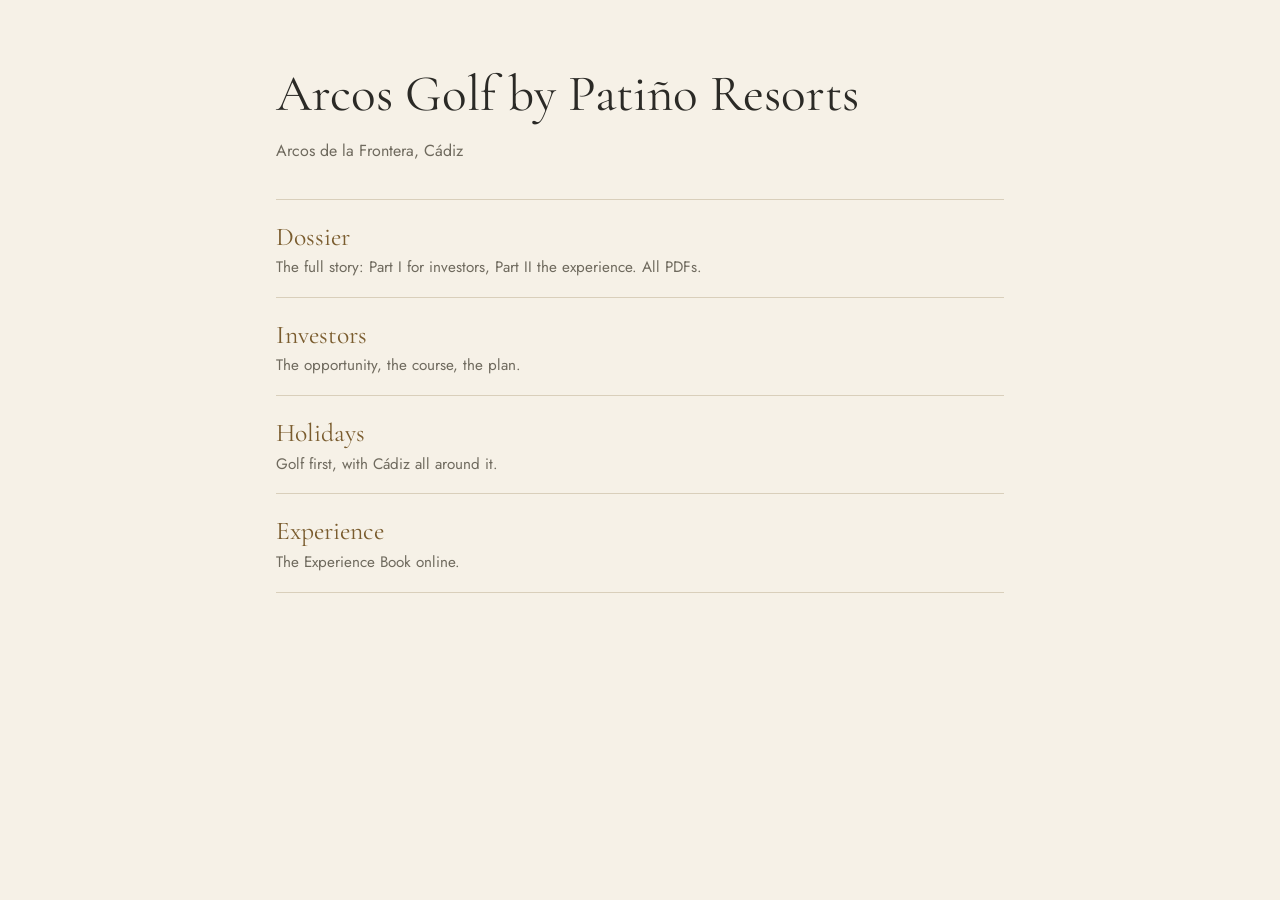
<file: index.html>
<!doctype html>
<html lang="en">
<head>
<meta charset="utf-8">
<meta name="viewport" content="width=device-width, initial-scale=1">
<meta name="robots" content="noindex, nofollow">
<title>Arcos Golf · Webs</title>
<style>
@font-face{font-family:"Cormorant Garamond";font-weight:400;src:url("dossier/assets/fonts/cormorant-garamond-latin-400-normal.woff2") format("woff2")}
@font-face{font-family:"Jost";font-weight:400;src:url("dossier/assets/fonts/jost-latin-400-normal.woff2") format("woff2")}
:root{--bg:#f6f1e7;--ink:#2b2a26;--muted:#6f6a5e;--line:#d9cfbb;--accent:#7a5c2e}
@media (prefers-color-scheme:dark){:root:not([data-theme="light"]){--bg:#1d1c19;--ink:#efe9dc;--muted:#a59e8f;--line:#3a372f;--accent:#d2b07a}}
:root[data-theme="dark"]{--bg:#1d1c19;--ink:#efe9dc;--muted:#a59e8f;--line:#3a372f;--accent:#d2b07a}
*{box-sizing:border-box}
body{margin:0;background:var(--bg);color:var(--ink);font-family:Jost,system-ui,sans-serif;line-height:1.5}
main{max-width:760px;margin:0 auto;padding:56px 16px}
h1{font-family:"Cormorant Garamond",Georgia,serif;font-weight:400;font-size:clamp(2.2rem,6vw,3.2rem);margin:0 0 6px}
p.sub{color:var(--muted);margin:0 0 36px}
a.card{display:block;padding:18px 0;border-top:1px solid var(--line);color:inherit;text-decoration:none}
a.card:last-of-type{border-bottom:1px solid var(--line)}
a.card strong{font-family:"Cormorant Garamond",Georgia,serif;font-weight:400;font-size:1.6rem;color:var(--accent)}
a.card span{display:block;color:var(--muted);font-size:.95rem}
a.card:hover strong{text-decoration:underline}
</style>
</head>
<body>
<main>
<h1>Arcos Golf by Patiño Resorts</h1>
<p class="sub">Arcos de la Frontera, Cádiz</p>
<a class="card" href="dossier/index.html"><strong>Dossier</strong><span>The full story: Part I for investors, Part II the experience. All PDFs.</span></a>
<a class="card" href="investors/index.html"><strong>Investors</strong><span>The opportunity, the course, the plan.</span></a>
<a class="card" href="holidays/index.html"><strong>Holidays</strong><span>Golf first, with Cádiz all around it.</span></a>
<a class="card" href="experience/index.html"><strong>Experience</strong><span>The Experience Book online.</span></a>
</main>
</body>
</html>
</file>
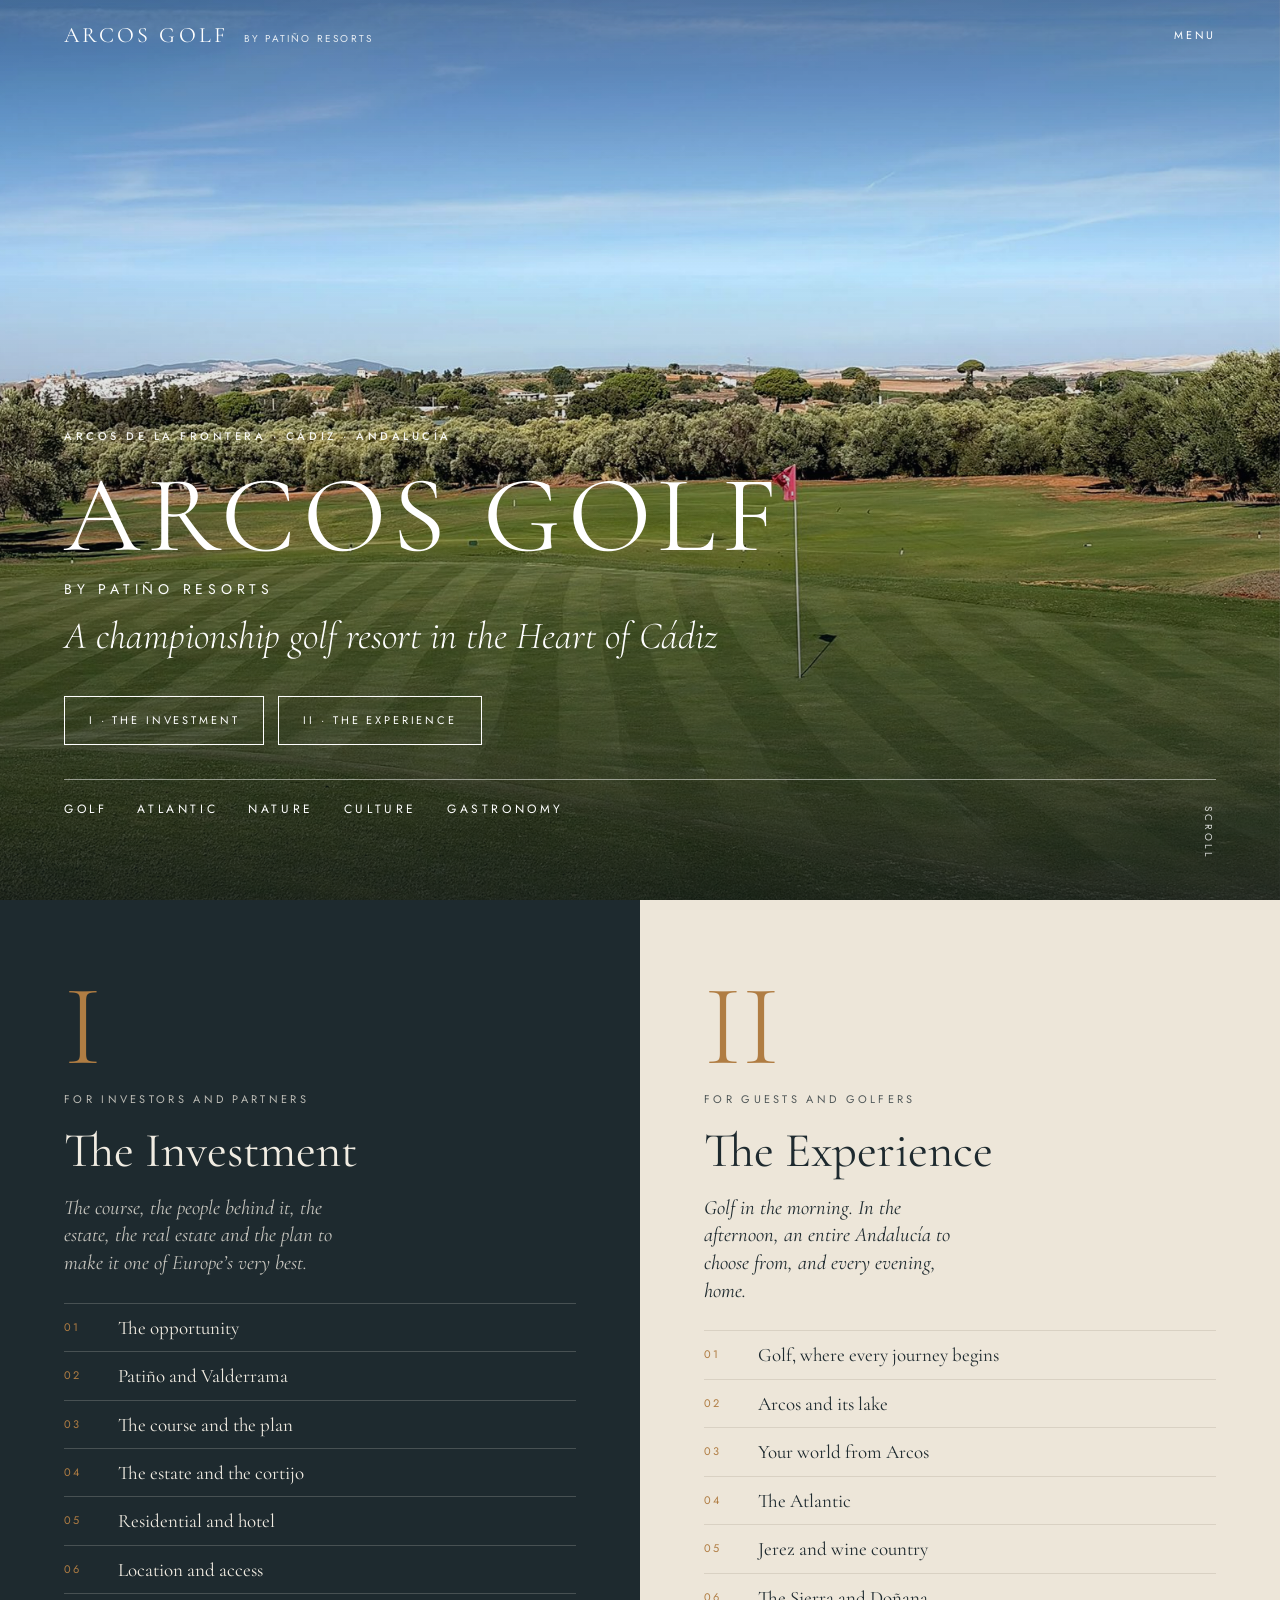
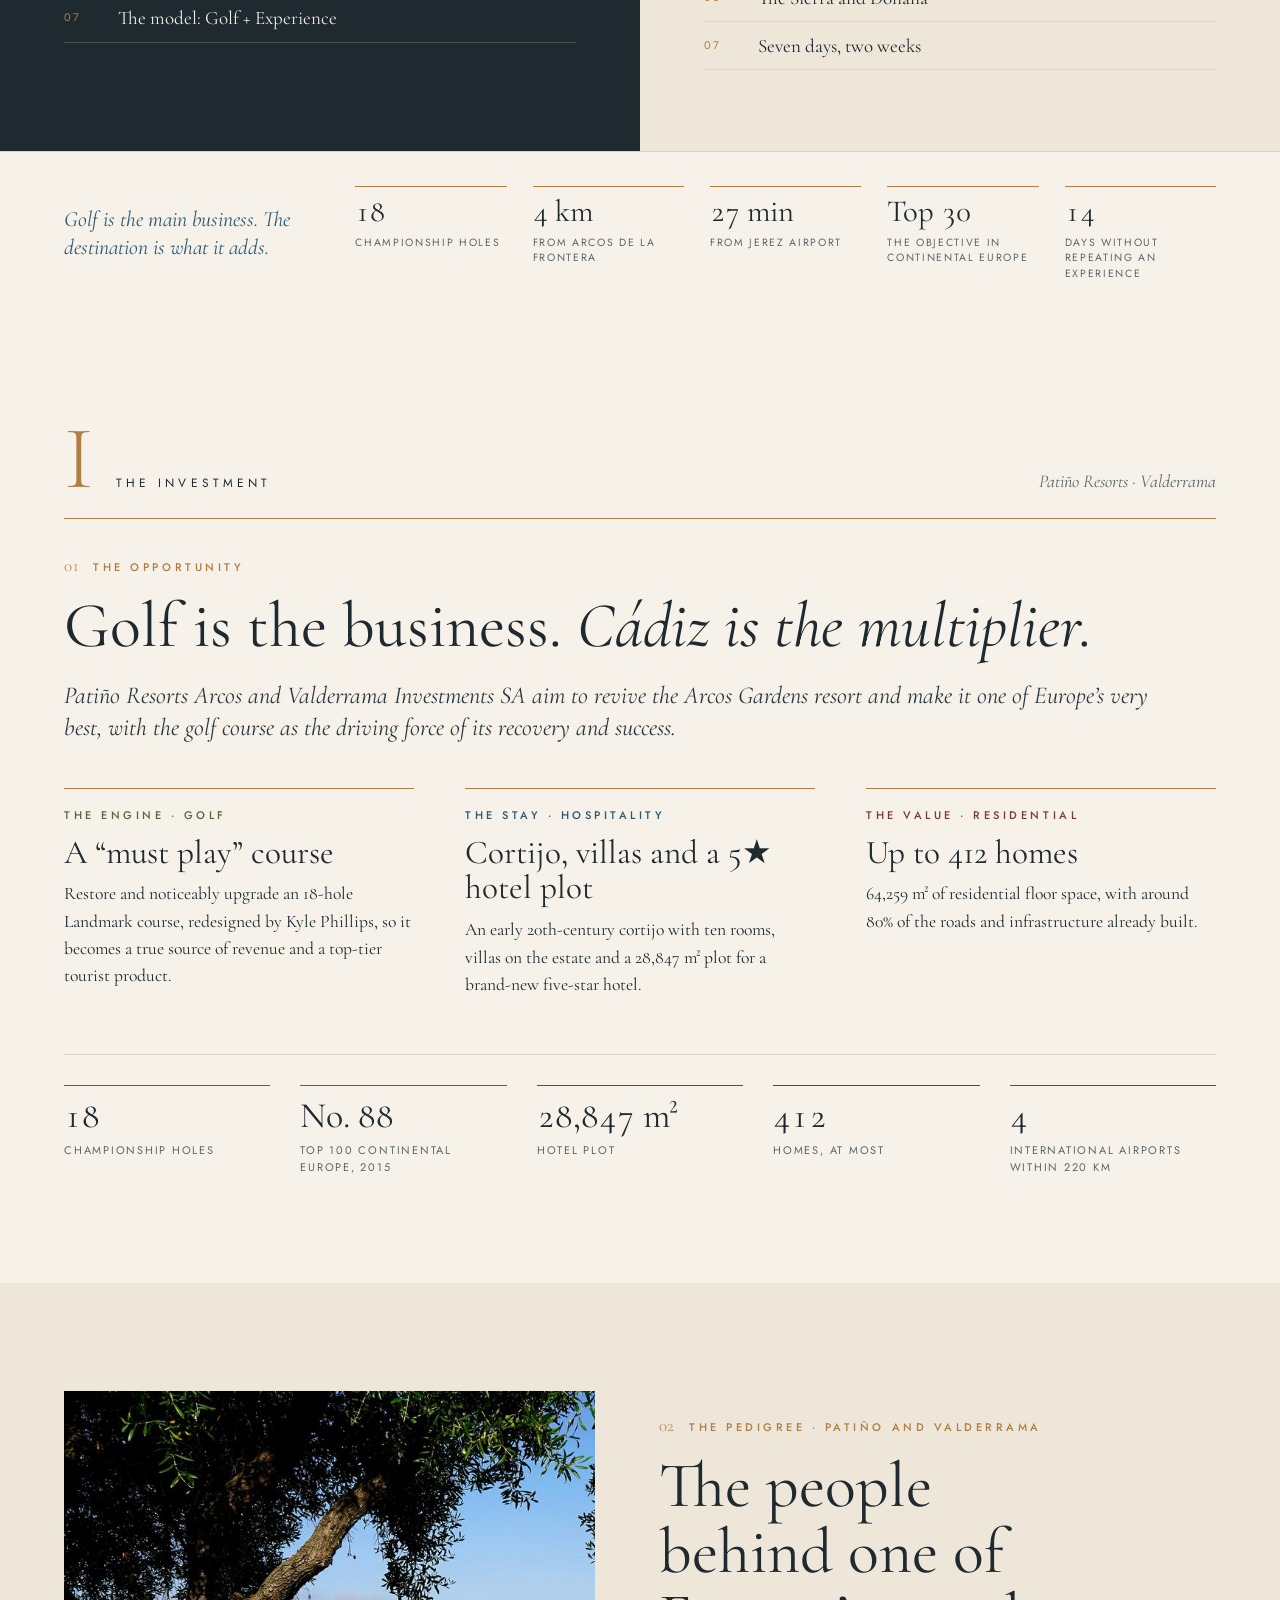
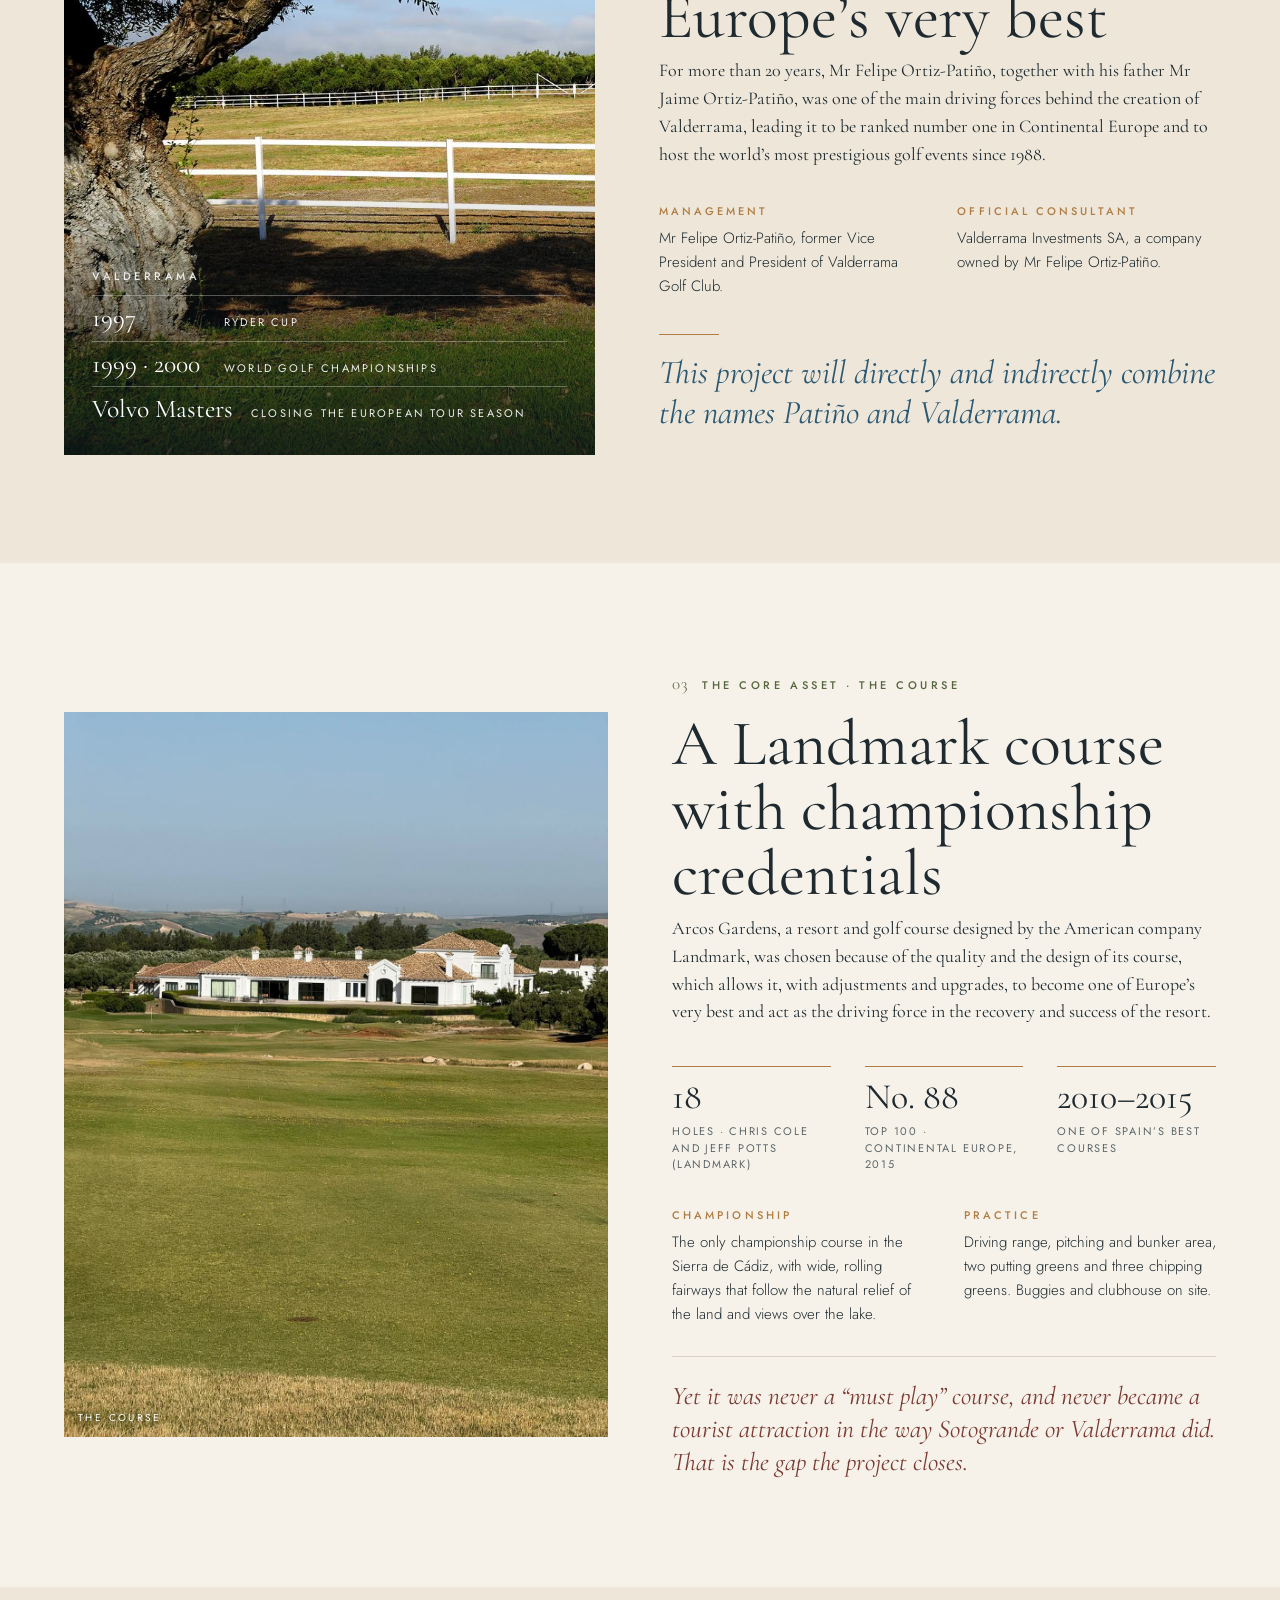
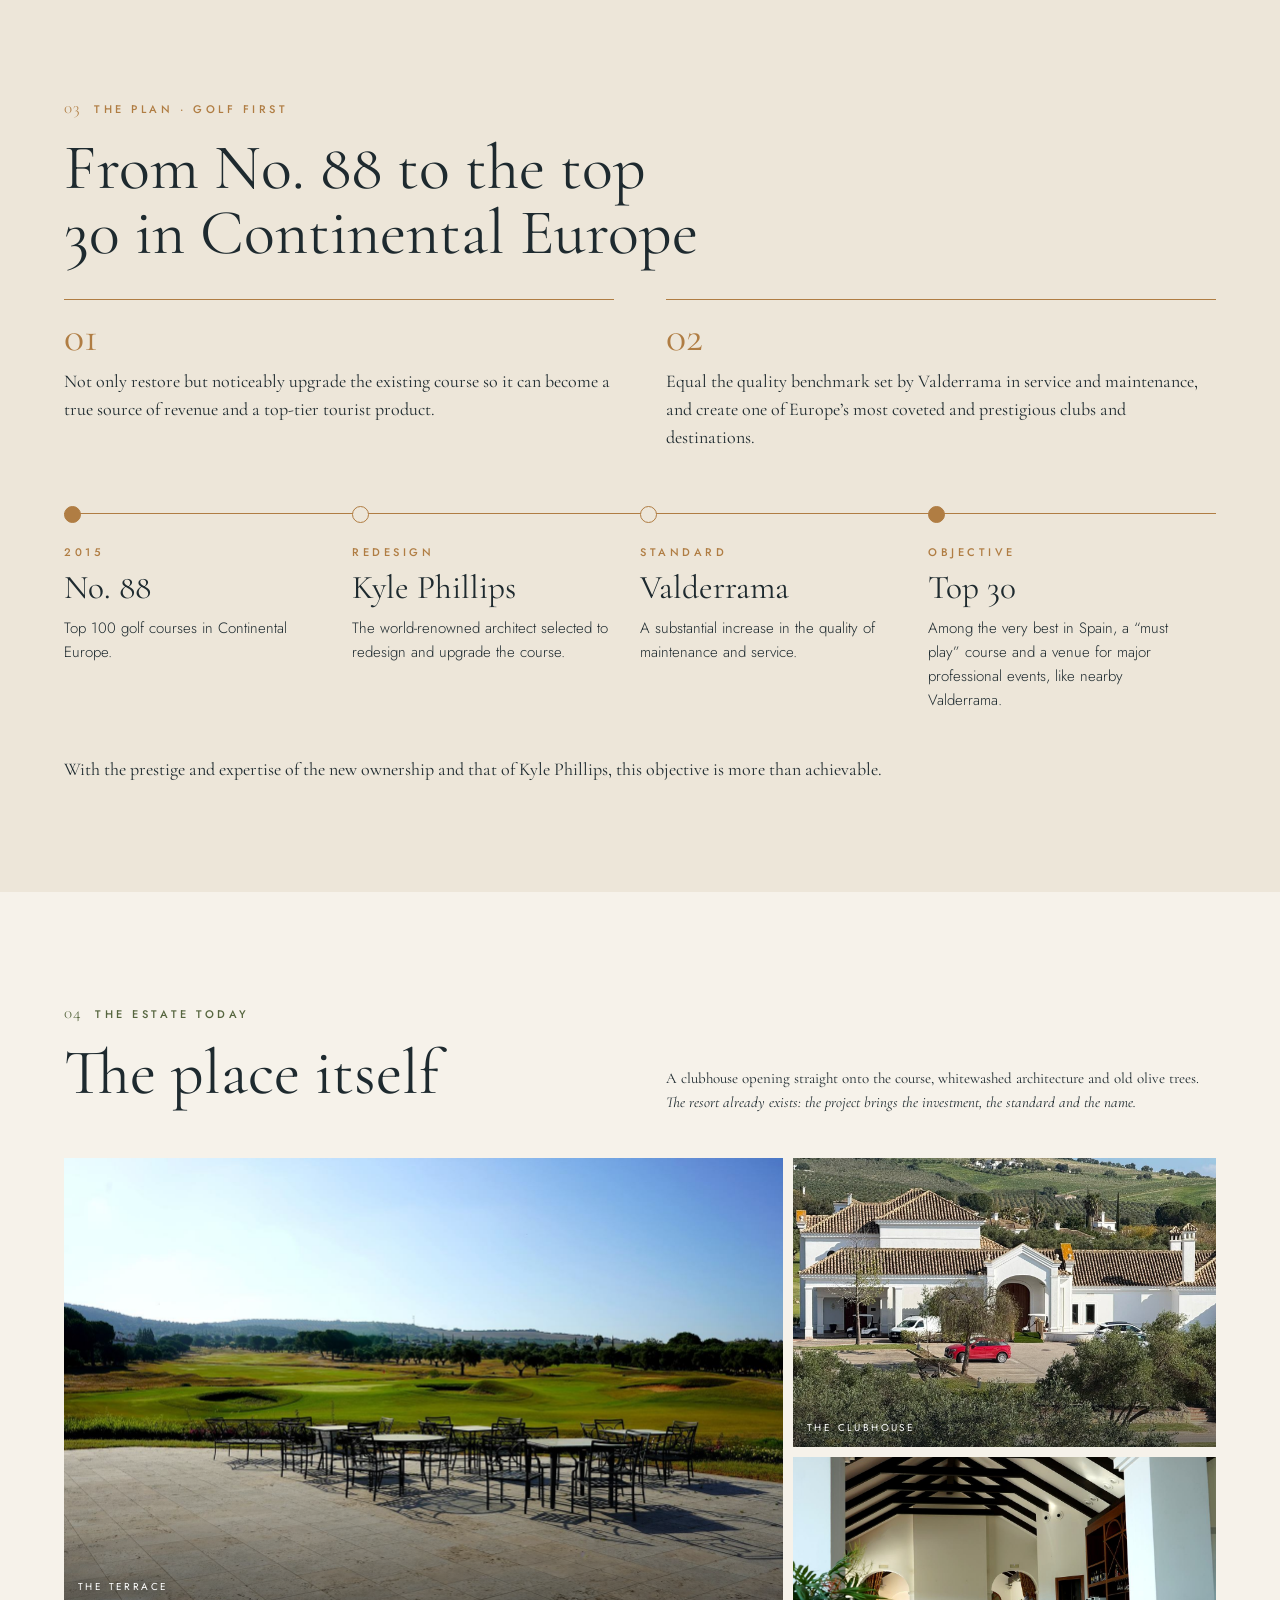
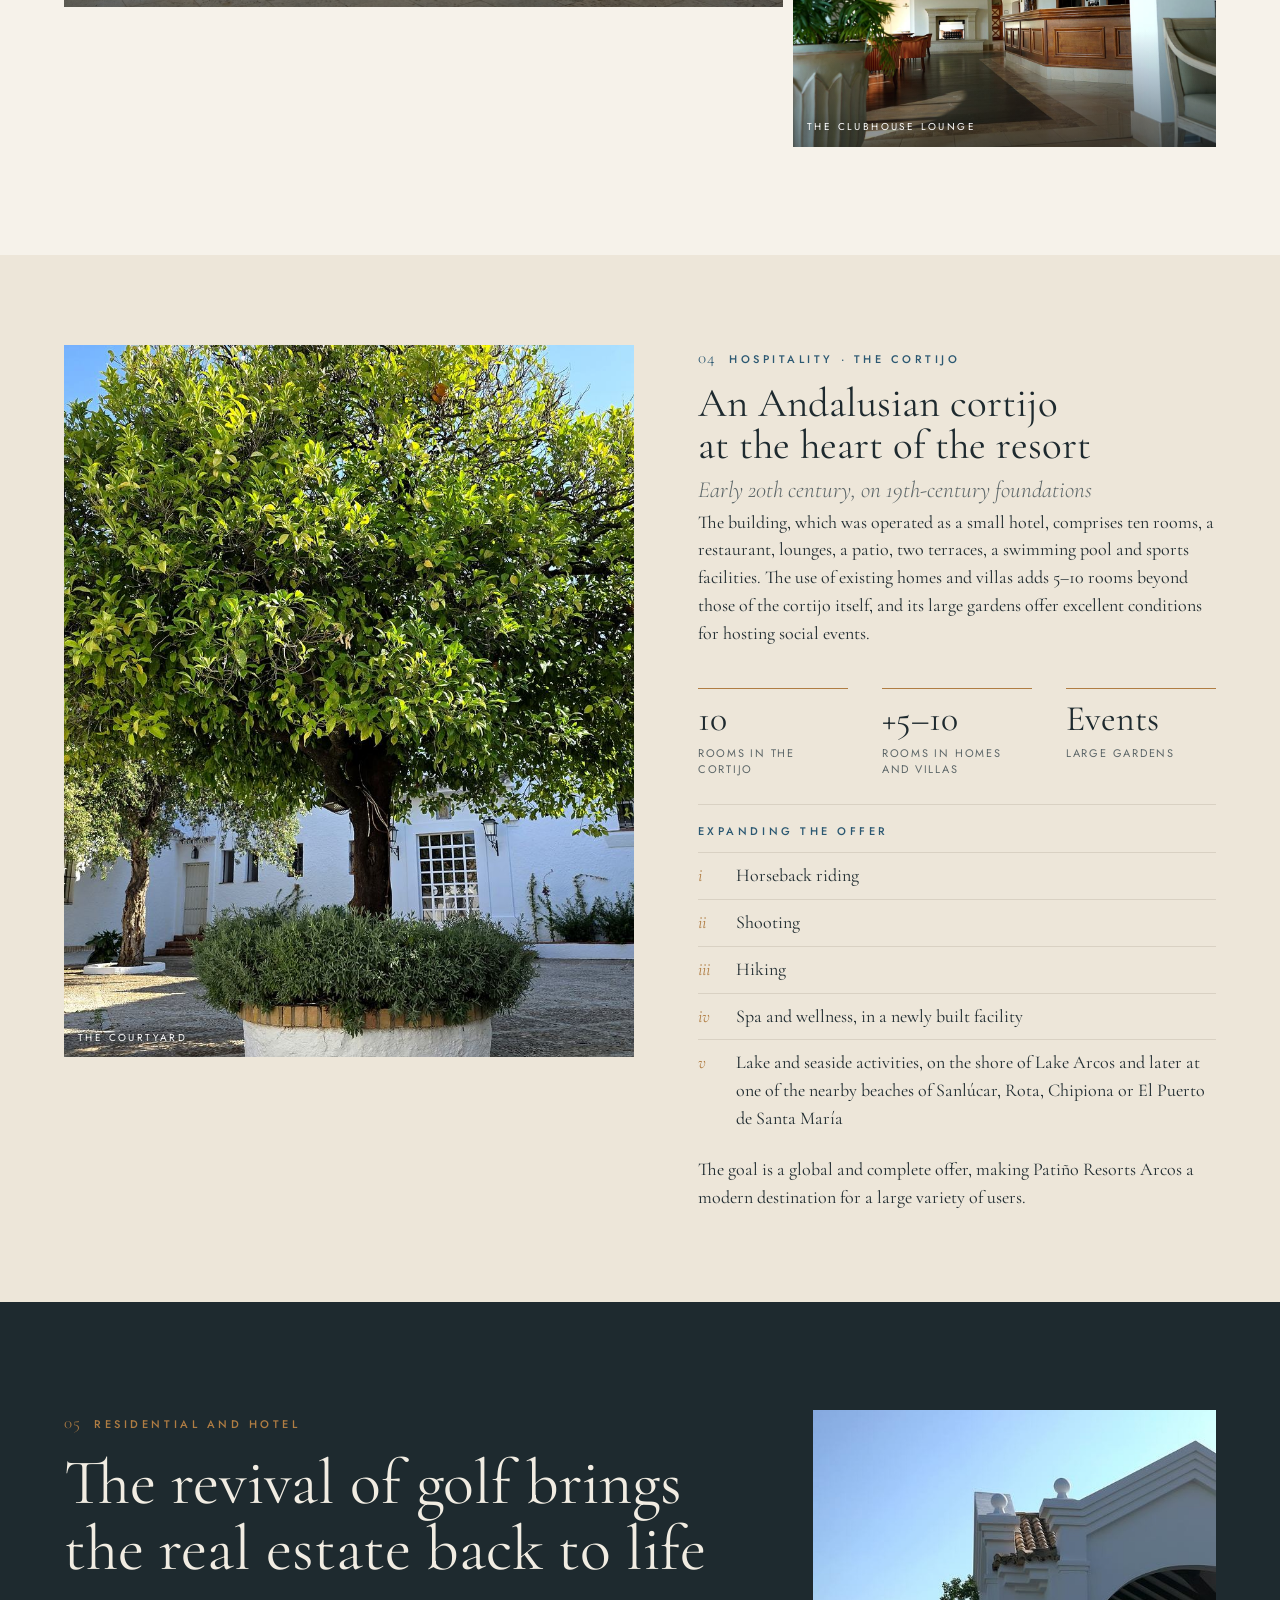
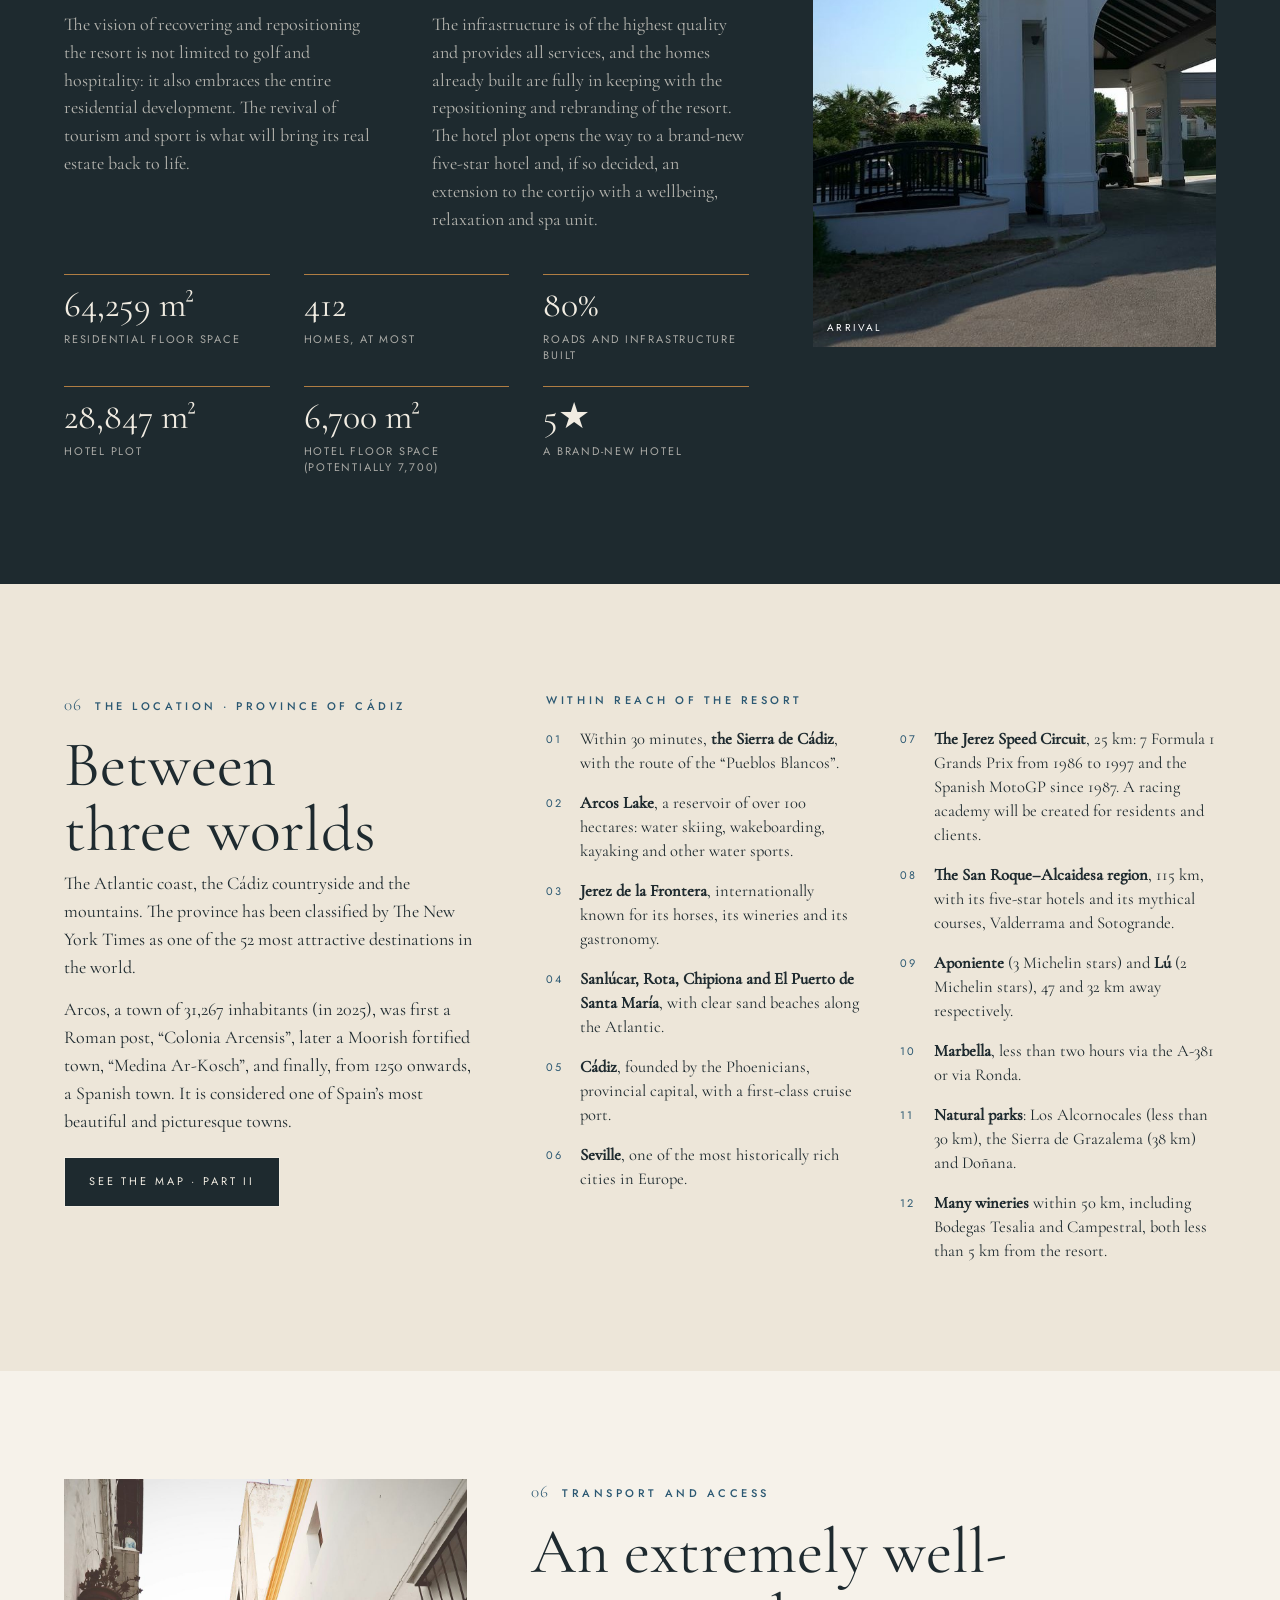
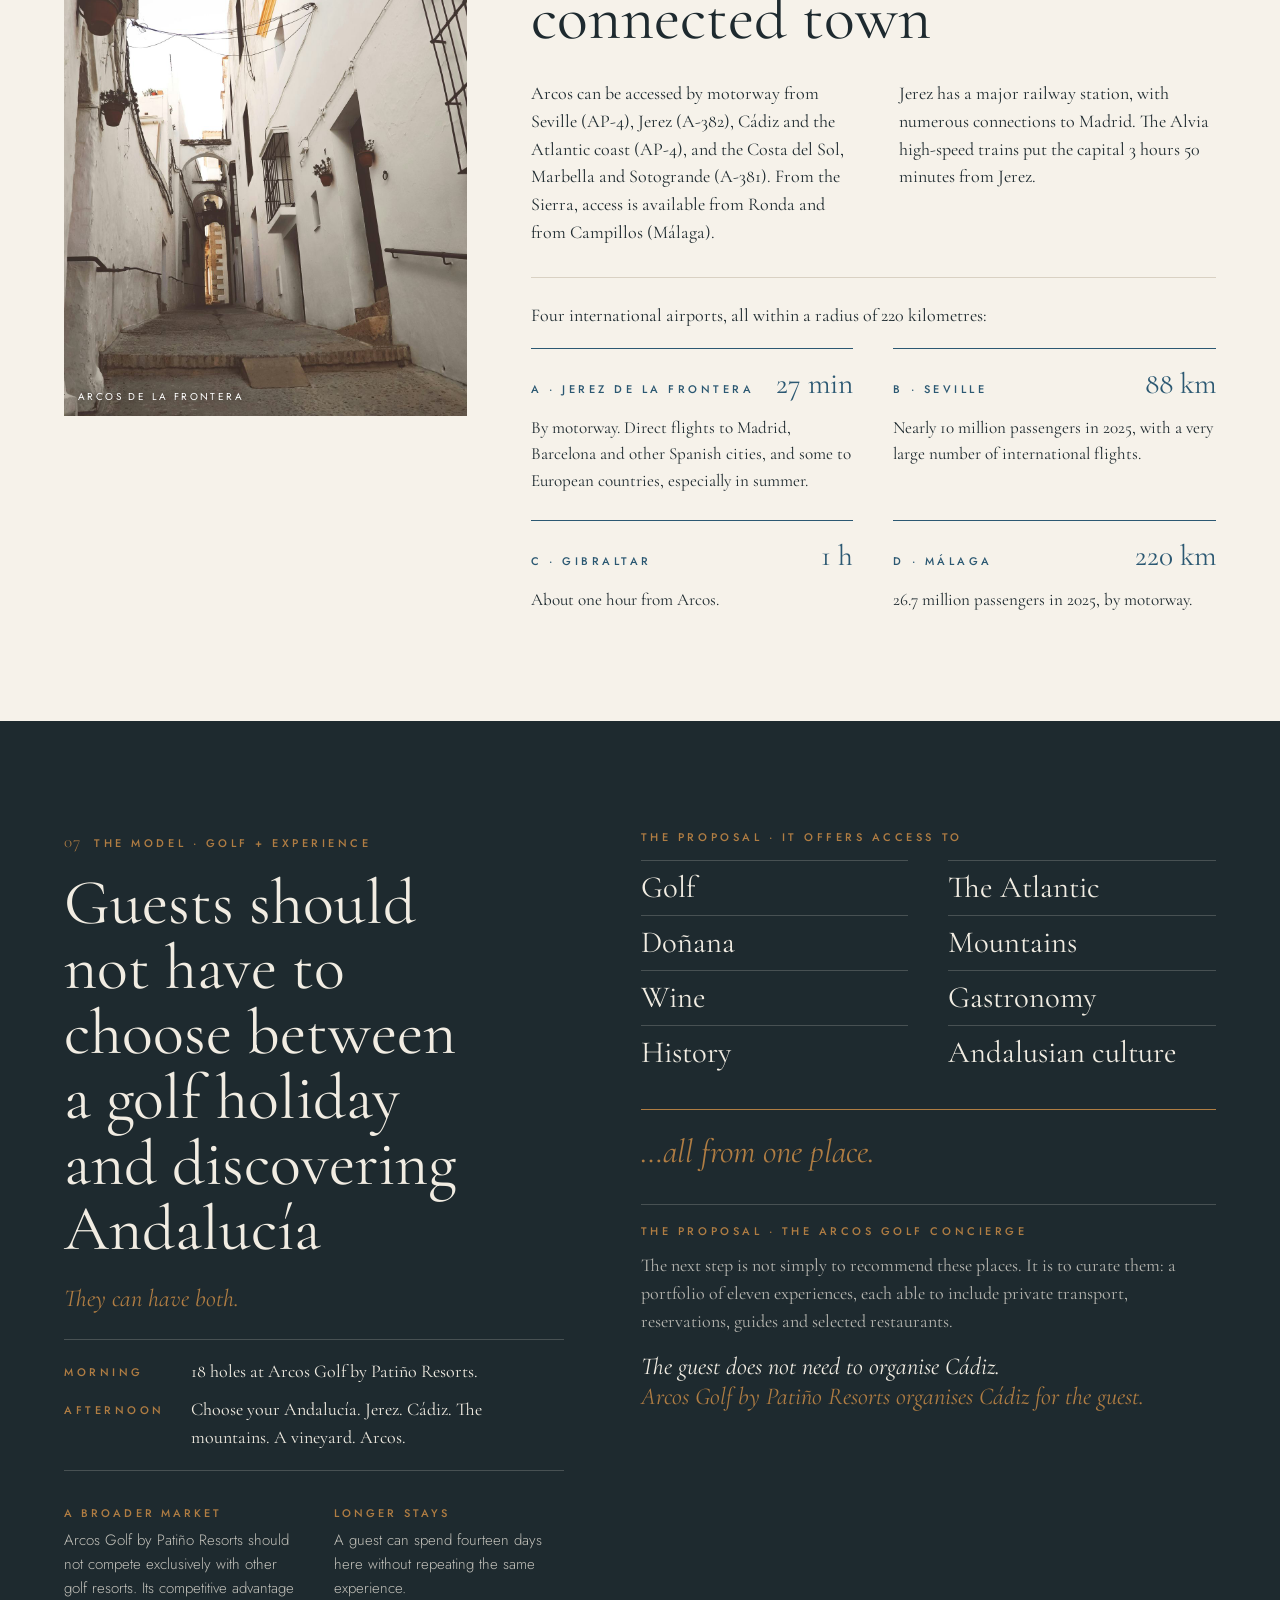
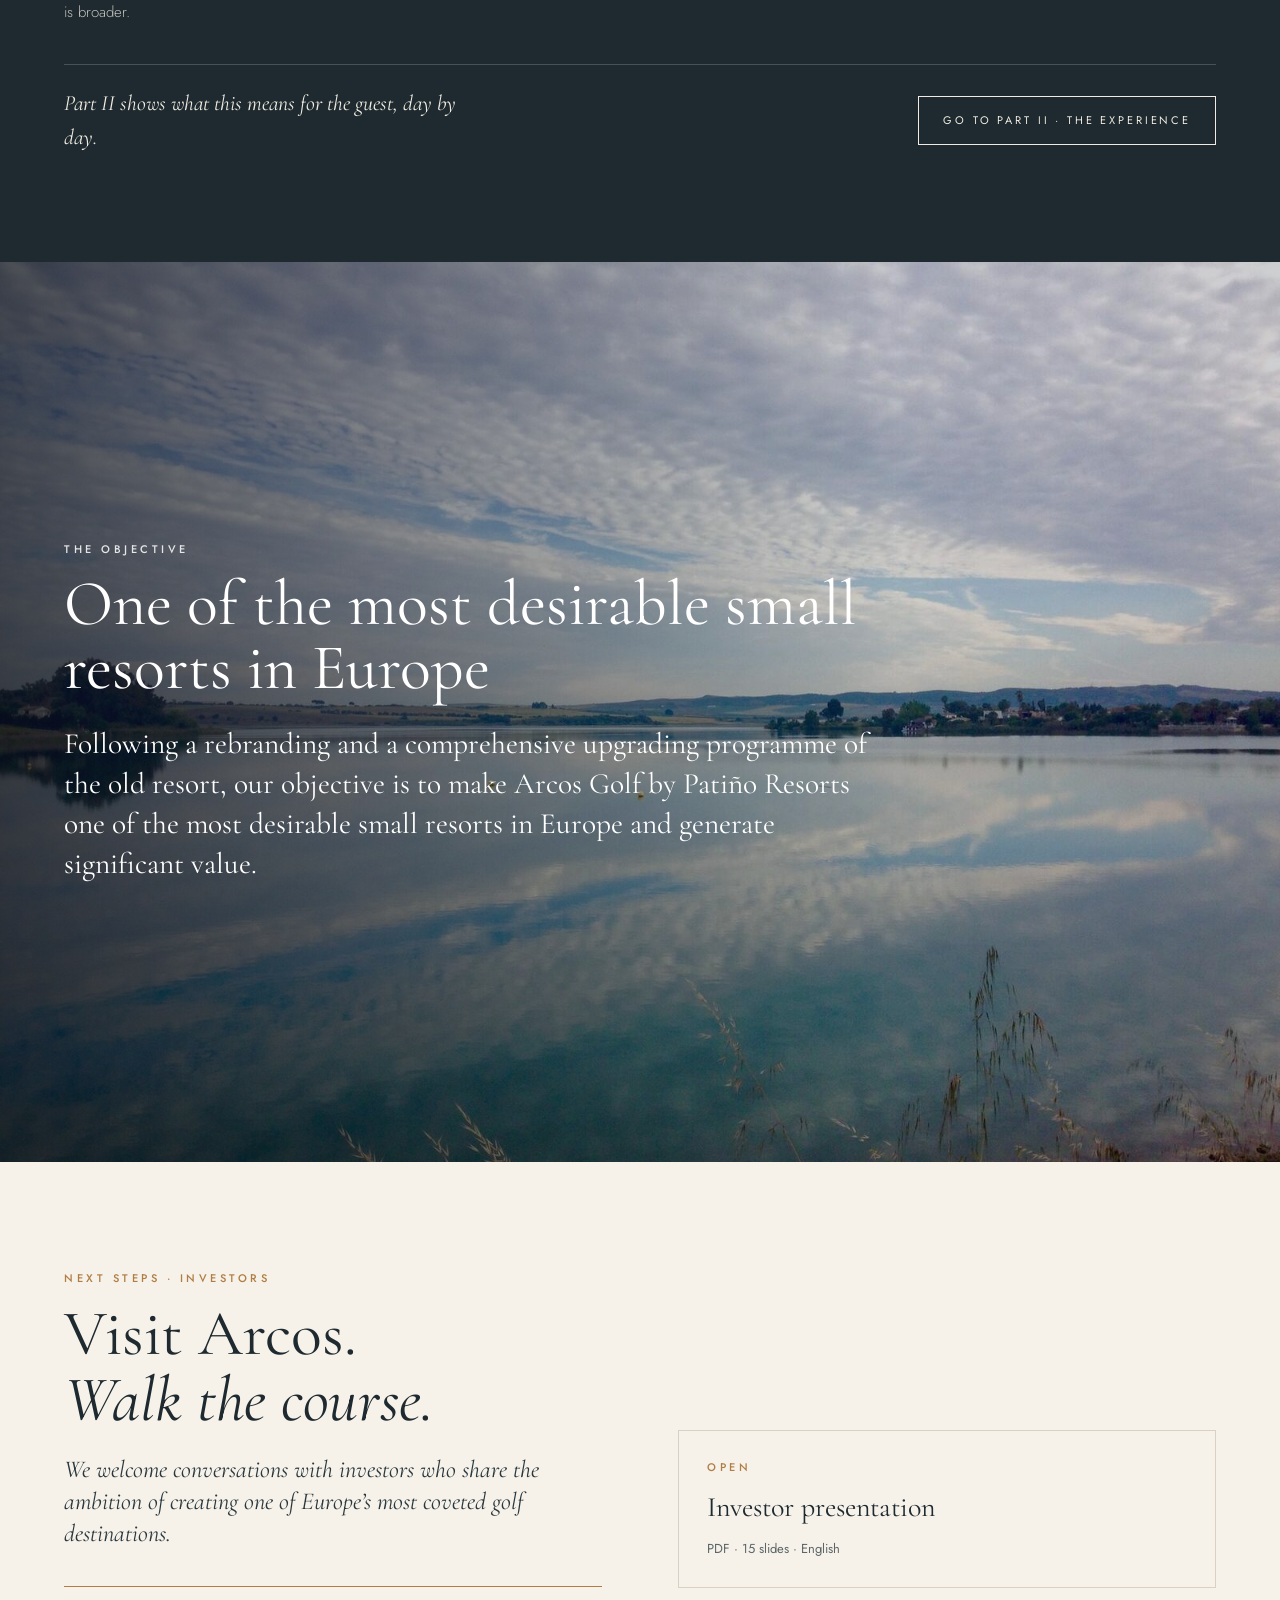
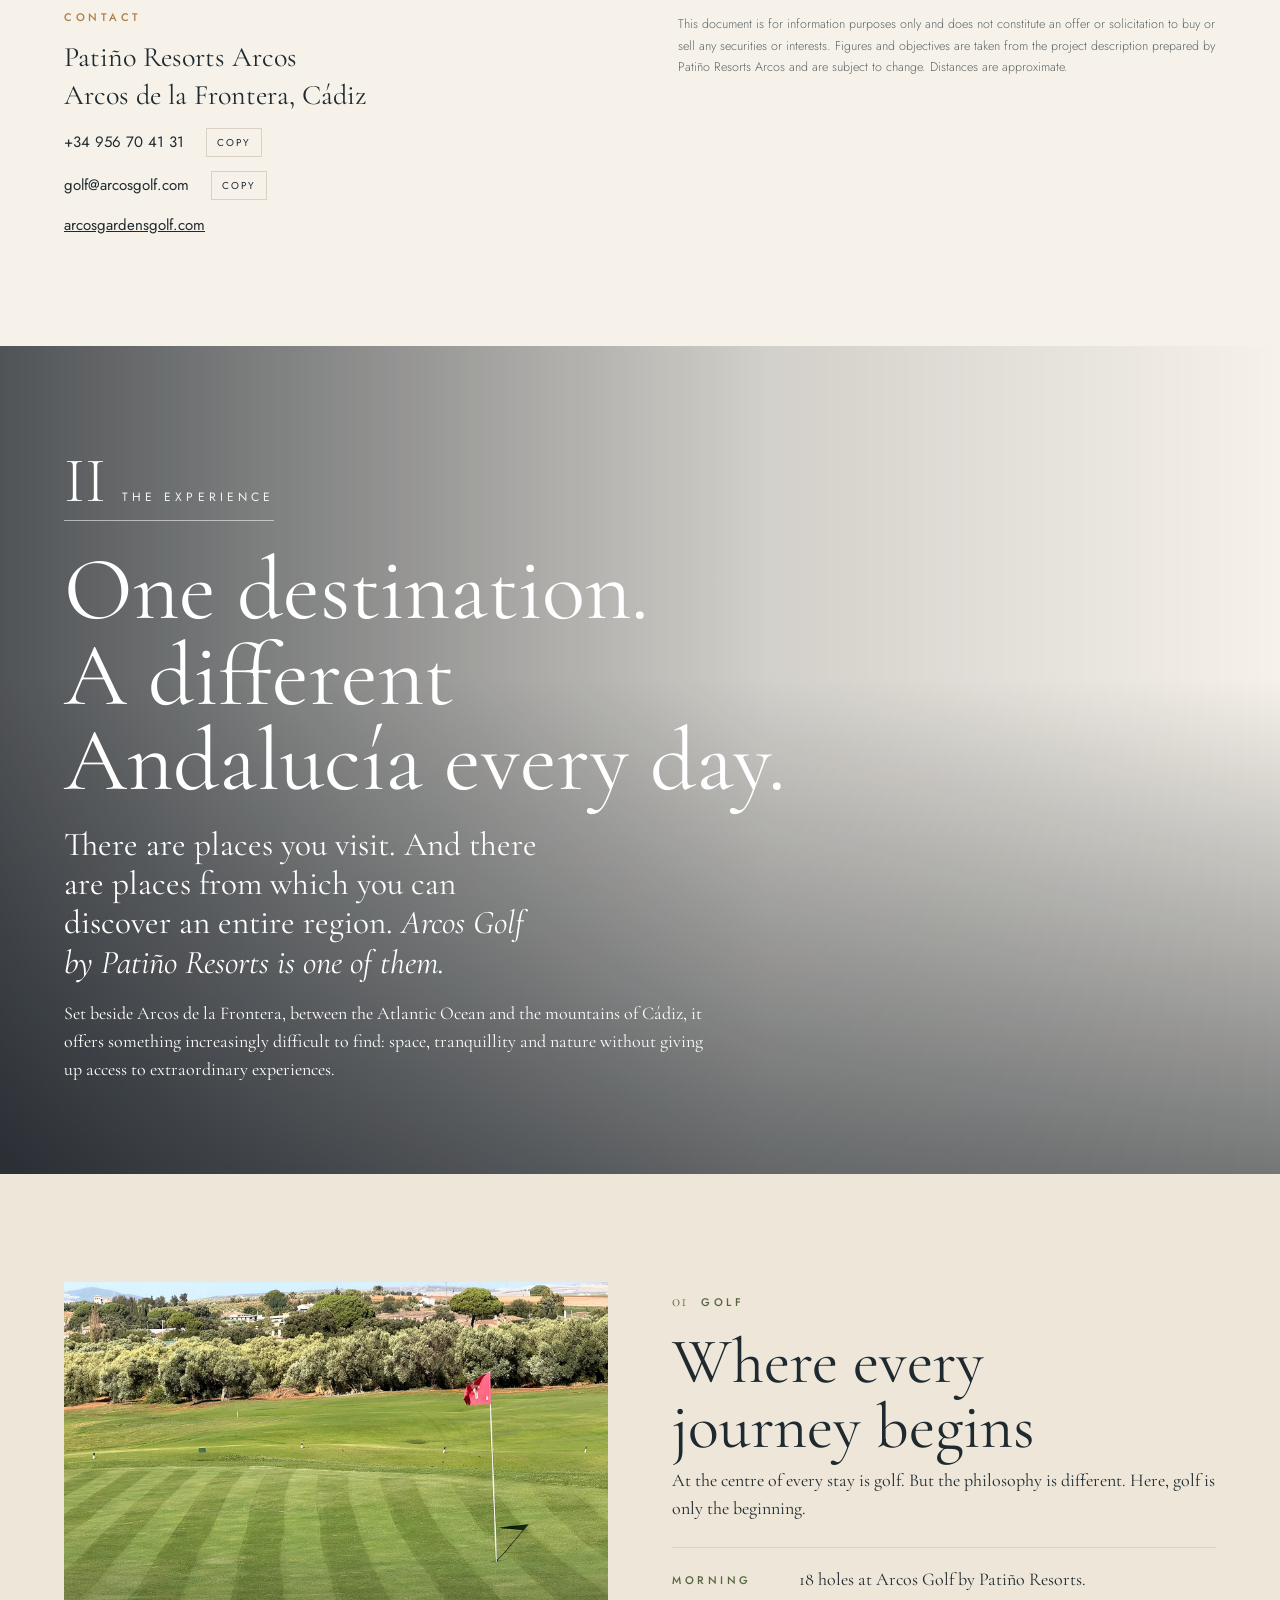
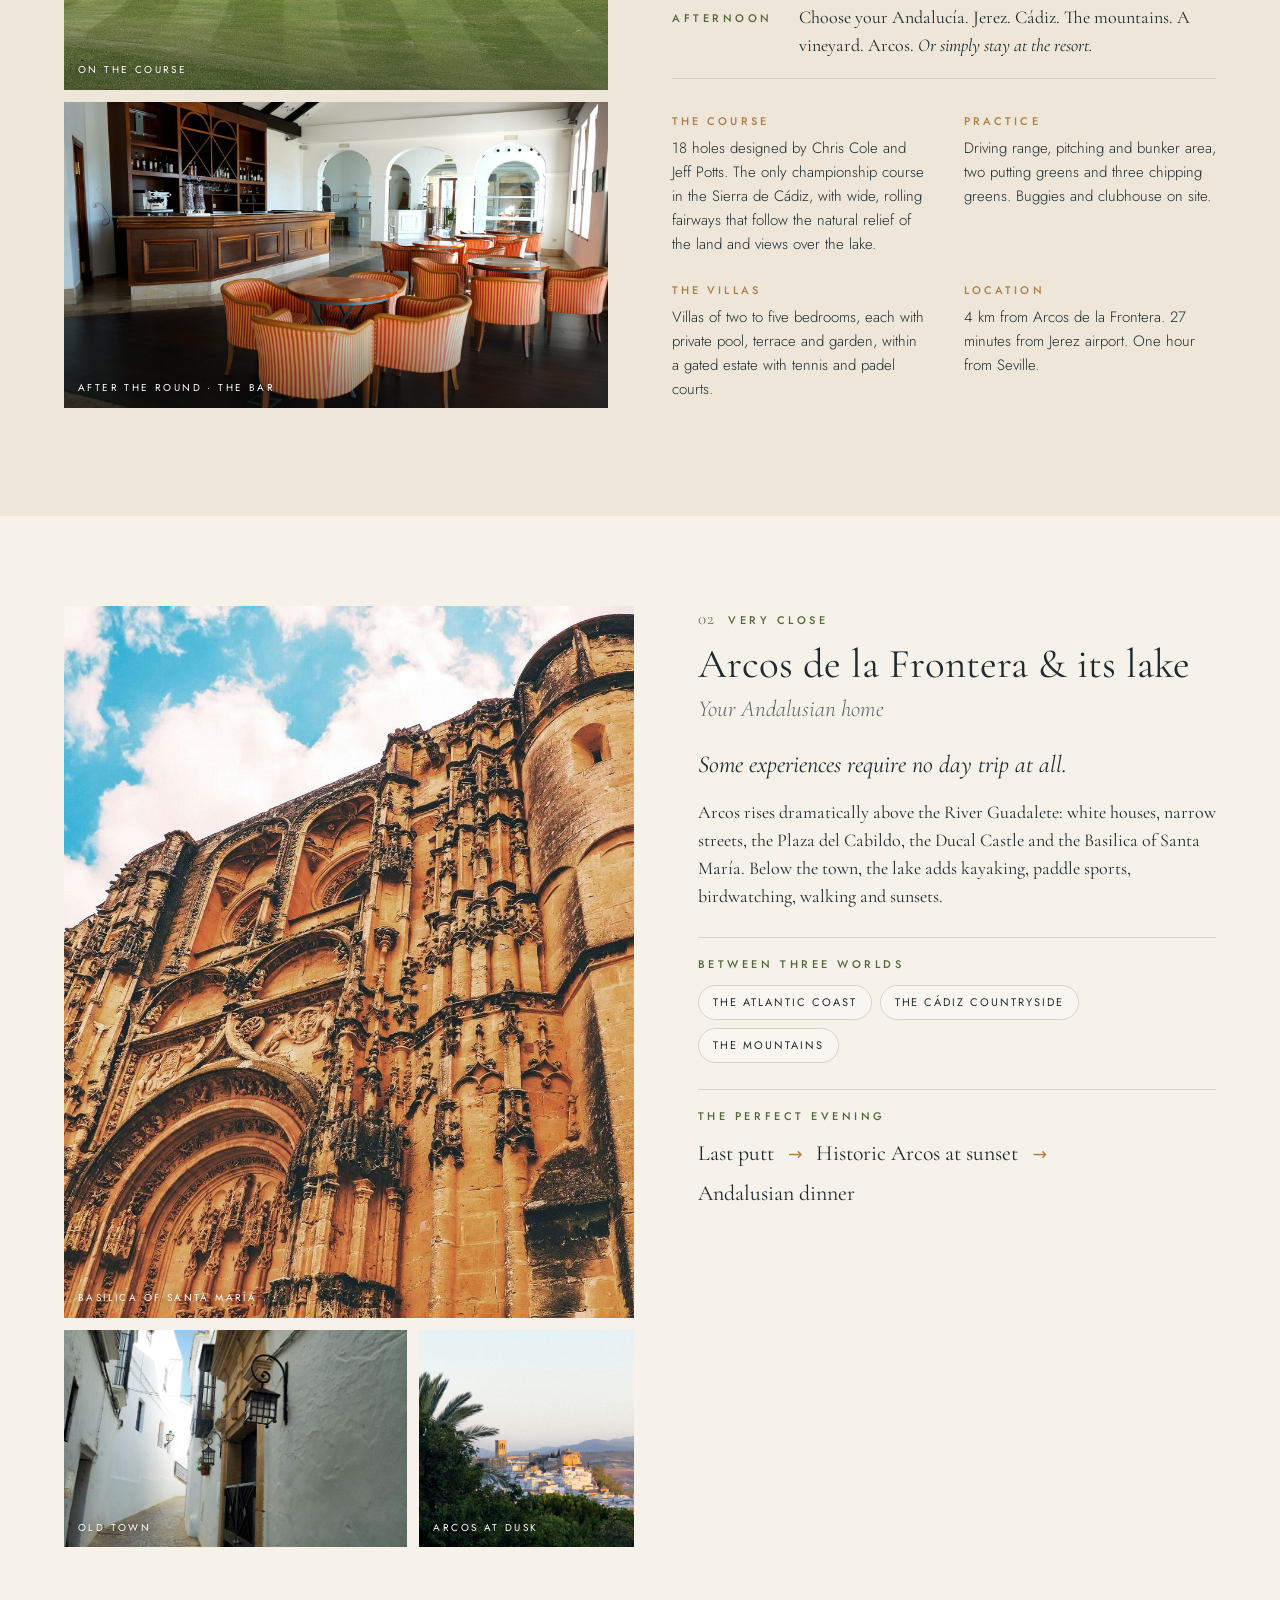
<file: dossier/index.html>
<!doctype html><html lang="en"><head><meta charset="utf-8"><meta name="robots" content="noindex, nofollow"><meta name="viewport" content="width=device-width,initial-scale=1,viewport-fit=cover"></head><body>
<title>Arcos Golf Dossier</title>
<meta name="description" content="Arcos Golf by Patiño Resorts, Arcos de la Frontera. Part I: the investment. Part II: the experience.">
<link rel="stylesheet" href="assets/css/style.css">
<style>
/* Joint dossier · additions to the Experience Book web system (paper, ink, albero, Atlantic, olive, wine) */
.rv{opacity:1!important;transform:none!important}
.nav{padding-top:calc(18px + env(safe-area-inset-top,0px))}
.nav.solid{padding-top:calc(12px + env(safe-area-inset-top,0px))}
.hero{height:min(100svh,920px)}
a:focus-visible,button:focus-visible{outline:2px solid var(--albero);outline-offset:3px}
h2.t,h3.t,.opener h2,.part h2{text-wrap:balance}
.min0{min-width:0}
.hero .kicker{flex-wrap:wrap;line-height:1.7}
.frame>.frame,.h100{height:100%}
.dest .pair:not(.one) .frame{aspect-ratio:auto;height:clamp(170px,17vw,250px)}
.menu .sep{opacity:.35;pointer-events:none}
.menu .pt{font-weight:500;opacity:1}
.nav.solid .menu .pt{color:var(--albero)}
/* two readings */
.readings{display:grid;grid-template-columns:1fr 1fr}
.reading{padding:clamp(60px,9vh,110px) var(--gut);display:flex;flex-direction:column;gap:18px;min-width:0}
.reading.inv{background:var(--ink);color:#F1ECE2}
.reading.exp{background:var(--paper2)}
.reading .num{font-size:clamp(80px,9vw,150px);line-height:.8;font-weight:300;color:var(--albero)}
.reading h2{font-size:clamp(36px,3.8vw,58px);line-height:1.02;font-weight:400}
.reading .for{font-family:var(--sans);font-size:11px;letter-spacing:.3em;text-transform:uppercase;opacity:.75}
.reading p.d{font-style:italic;font-size:clamp(20px,1.6vw,24px);line-height:1.35;max-width:30ch}
.reading.inv p.d{color:rgba(241,236,226,.8)}
.toc{list-style:none;border-top:1px solid var(--line);margin-top:8px}
.reading.inv .toc,.reading.inv .toc li{border-color:rgba(241,236,226,.2)}
.toc li{border-bottom:1px solid var(--line)}
.toc a{display:grid;grid-template-columns:44px 1fr;gap:10px;padding:9px 0;text-decoration:none;font-size:clamp(19px,1.4vw,22px)}
.toc a span{font-family:var(--sans);font-size:11px;letter-spacing:.16em;color:var(--albero);padding-top:6px}
.toc a:hover{color:var(--albero)}
.reading .btn{align-self:flex-start;margin-top:10px}
.keyband{background:var(--paper);border-top:1px solid var(--line)}
.keyband .wrap{display:grid;grid-template-columns:auto 1fr;gap:clamp(24px,4vw,70px);align-items:center;padding-top:34px;padding-bottom:34px}
.keyband .rule{font-style:italic;font-size:clamp(21px,1.7vw,26px);max-width:24ch;line-height:1.25;color:var(--atl)}
.keys{display:grid;grid-template-columns:repeat(5,1fr);gap:18px 26px}
.keys div{border-top:1px solid var(--albero);padding-top:10px;min-width:0}
.keys b{display:block;font-weight:400;font-size:clamp(28px,2.4vw,38px);line-height:1;font-variant-numeric:tabular-nums}
.keys span{display:block;font-family:var(--sans);font-size:10.5px;letter-spacing:.16em;text-transform:uppercase;color:var(--muted);margin-top:7px;line-height:1.45}
/* part header (typographic) */
.parthead{display:flex;align-items:baseline;gap:22px;flex-wrap:wrap;padding-bottom:22px;margin-bottom:34px;border-bottom:1px solid var(--albero)}
.parthead .pn{font-size:clamp(60px,7vw,110px);line-height:.8;font-weight:300;color:var(--albero)}
.parthead .pt{font-family:var(--sans);font-size:12px;letter-spacing:.34em;text-transform:uppercase}
.parthead .pf{font-style:italic;color:var(--muted);font-size:clamp(18px,1.4vw,21px);margin-left:auto}
.opener .partlbl{display:inline-flex;align-items:baseline;gap:16px;font-family:var(--sans);font-size:12px;letter-spacing:.34em;text-transform:uppercase;color:rgba(255,255,255,.92);border-bottom:1px solid rgba(255,255,255,.55);padding-bottom:14px;margin-bottom:8px}
.opener .partlbl b{font-family:var(--serif);font-weight:300;font-size:64px;letter-spacing:0;line-height:.8;color:#fff}
.opener .big{font-size:clamp(26px,2.6vw,38px);line-height:1.18;margin-top:22px;max-width:30ch}
/* opportunity */
.trio{display:grid;grid-template-columns:repeat(3,1fr);gap:clamp(26px,4vw,60px);margin-top:44px}
.trio>div{border-top:1px solid var(--albero);padding-top:18px;min-width:0}
.trio h3{font-size:clamp(28px,2.6vw,40px);font-weight:400;line-height:1.08;margin:10px 0}
.trio p{font-size:.98em}
.band5{display:grid;grid-template-columns:repeat(5,1fr);gap:22px 30px;margin-top:56px;padding-top:30px;border-top:1px solid var(--line)}
.band5>div{border-top:1px solid var(--albero);padding-top:12px}
.band5 b{display:block;font-weight:400;font-size:clamp(30px,2.8vw,44px);line-height:1;font-variant-numeric:tabular-nums}
.band5 span{display:block;font-family:var(--sans);font-size:11px;letter-spacing:.16em;text-transform:uppercase;color:var(--muted);margin-top:8px;line-height:1.5}
.path{display:grid;grid-template-columns:repeat(4,1fr);margin-top:50px}
.path>div{position:relative;padding:42px 28px 0 0;min-width:0}
.path>div:before{content:"";position:absolute;left:0;right:0;top:11px;height:1px;background:var(--albero)}
.path>div:after{content:"";position:absolute;left:0;top:4px;width:15px;height:15px;border-radius:50%;background:var(--paper2);border:1px solid var(--albero)}
.path>div.on:after{background:var(--albero)}
.path b{display:block;font-weight:400;font-size:clamp(28px,2.6vw,40px);line-height:1.05;margin:10px 0}
.path p{font-family:var(--sans);font-weight:300;font-size:15px;line-height:1.6}
.path .kicker{color:var(--albero)}
.gap{font-style:italic;font-size:clamp(22px,2vw,30px);line-height:1.3;color:var(--wine);margin-top:30px;padding-top:22px;border-top:1px solid var(--line)}
.dkfigs b{color:#F1ECE2}.dark .pj-figs span{color:rgba(241,236,226,.66)}
.dark .pj-figs>div{border-color:var(--albero)}
.dark .quote{color:#F1ECE2}
.disc{font-family:var(--sans);font-weight:300;font-size:12.5px;line-height:1.7;color:var(--muted);margin-top:26px}
.contactbox{border-top:1px solid var(--albero);padding-top:22px;margin-top:36px}
.contactbox .big{font-size:clamp(24px,2.2vw,32px);line-height:1.35}
.copyrow{display:flex;flex-wrap:wrap;gap:10px 22px;margin-top:14px;font-family:var(--sans);font-size:15px;align-items:center}
.copyrow span{user-select:all}
.copy{font-family:var(--sans);font-size:10px;letter-spacing:.2em;text-transform:uppercase;border:1px solid var(--line);background:transparent;color:inherit;padding:6px 10px;cursor:pointer}
.copy:hover{border-color:var(--albero)}
.closing .copy{border-color:rgba(255,255,255,.5)}
.split2{display:grid;grid-template-columns:1fr 1fr;gap:clamp(30px,6vw,100px);align-items:center}
.facts.two-col{grid-template-columns:1fr 1fr}
/* estate gallery: one wide + two stacked */
.gal3{display:grid;grid-template-columns:1.7fr 1fr;gap:10px}
.gal3>*,.gal3 .st>*{min-width:0}
.gal3 .w{aspect-ratio:16/10}
.gal3 .st{display:grid;grid-template-rows:1fr 1fr;gap:10px}
.gal3 .frame{height:100%;width:100%}
.gal3 .frame::after,.atl .frame::after,.golfpics .frame::after{content:'';position:absolute;left:0;right:0;bottom:0;height:40%;pointer-events:none;background:linear-gradient(to top,rgba(12,18,22,.5),rgba(12,18,22,0))}
.gal3 .cap,.golfpics .cap{z-index:2}
/* model (dark) */
.model{display:grid;grid-template-columns:1fr 1.15fr;gap:clamp(30px,6vw,100px)}
.dark .day{border-color:rgba(241,236,226,.2)}
.dark .day .kicker{color:var(--albero)}
.dark .facts p{color:rgba(241,236,226,.78)}
.dark .words div{border-color:rgba(241,236,226,.2)}
.dark .allfrom{border-color:var(--albero)}
.dark .words div{font-size:clamp(24px,2.4vw,36px)}
.bridge{margin-top:40px;padding-top:22px;border-top:1px solid rgba(241,236,226,.2);display:flex;flex-wrap:wrap;gap:16px 30px;align-items:center;justify-content:space-between}
.bridge p{font-style:italic;font-size:clamp(21px,1.7vw,26px);max-width:40ch}
.dark .btn:hover{background:#F1ECE2;color:var(--ink)}
/* golf (Part II) */
.golfpics{display:grid;gap:12px}
.golfpics .a{aspect-ratio:4/3}.golfpics .b{aspect-ratio:16/9}
.golfpics .frame{height:100%}
/* Atlantic grid */
.atl{display:grid;grid-template-columns:repeat(4,1fr);gap:34px 22px;margin-top:10px}
.atl article{min-width:0}
.atl .frame{aspect-ratio:4/5}
.atl h4{font-weight:400;font-size:clamp(23px,1.9vw,28px);line-height:1.05;margin:16px 0 4px}
.atl .s{font-style:italic;color:var(--atl);font-size:18px;line-height:1.25}
.atl p{font-family:var(--sans);font-weight:300;font-size:14px;line-height:1.6;margin-top:8px;color:var(--ink2)}
.three-id{display:grid;grid-template-columns:repeat(3,1fr);gap:30px;margin-top:34px}
.three-id .frame{aspect-ratio:4/5}
.three-id p{font-size:.96em}
.days li.g{color:var(--olive);font-weight:400}
.twolist div.g{color:var(--albero)}
.villages{margin-top:6px}
.villages div{display:grid;grid-template-columns:minmax(140px,38%) 1fr;gap:14px;padding:9px 0;border-top:1px solid var(--line)}
.villages .kicker{padding-top:5px}
.dl3{display:grid;grid-template-columns:repeat(3,1fr);gap:24px;margin-top:40px}
.dl3 .dlcard{min-width:0}
.poster{display:block;position:relative;width:100%;aspect-ratio:16/9;border:0;padding:0;cursor:pointer;background:var(--ink)}
.poster img{width:100%;height:100%;object-fit:cover}
.poster .play{position:absolute;left:50%;bottom:14%;transform:translateX(-50%);font-family:var(--sans);font-size:11px;letter-spacing:.3em;text-transform:uppercase;color:#F1ECE2;border:1px solid rgba(241,236,226,.6);padding:14px 22px;white-space:nowrap}
.poster:hover .play{background:#F1ECE2;color:var(--ink)}
@media(max-width:1100px){.atl{grid-template-columns:repeat(2,1fr)}.keys{grid-template-columns:repeat(3,1fr)}}
@media(max-width:980px){
  .readings,.trio,.three-id,.split2,.model,.gal3{grid-template-columns:1fr}
  .keyband .wrap{grid-template-columns:1fr}
  .band5{grid-template-columns:1fr 1fr}
  .path{grid-template-columns:1fr 1fr;row-gap:30px}
  .closing .in{padding:80px var(--gut)}
  .gal3 .st{grid-template-rows:none;grid-template-columns:1fr 1fr}
  .gal3 .st>div{aspect-ratio:4/3}
  .dl3{grid-template-columns:1fr}
  .three-id .frame{aspect-ratio:4/3}
  .parthead .pf{margin-left:0;flex-basis:100%}
}
@media(max-width:560px){.path{grid-template-columns:1fr}.keys{grid-template-columns:1fr 1fr}.atl{gap:28px 14px}.atl p{font-size:13px}.atl .s{font-size:16px}.villages div{grid-template-columns:1fr;gap:2px}}
</style>
<nav class="nav"><a class="brand" href="#top">ARCOS GOLF <small>by Patiño Resorts</small></a><button class="burger" aria-label="Menu">Menu</button>
<ul class="menu"><li><a class="pt" href="#investment">I · Investment</a></li><li><a href="#course">The course</a></li><li><a href="#estate">The estate</a></li><li><a href="#residential">Real estate</a></li><li><a href="#location">Location</a></li><li><a class="pt" href="#experience">II · Experience</a></li><li><a href="#golf">Golf</a></li><li><a href="#atlantic">Atlantic</a></li><li><a href="#jerez">Jerez</a></li><li><a href="#itineraries">Itineraries</a></li><li><a href="#contact">Contact</a></li></ul></nav><header class="hero" id="top"><div class="bg" style="background-image:url('assets/img/Arcos_Golf_Green_02.jpg');background-position:center 72%"></div>
<div class="in"><div class="kicker" style="color:rgba(255,255,255,.92)">Arcos de la Frontera · Cádiz · Andalucía</div>
<h1>ARCOS GOLF</h1><div class="byline">by Patiño Resorts</div><div class="sub">A championship golf resort in the Heart of Cádiz</div>
<div class="cta"><a class="btn" href="#investment">I · The investment</a><a class="btn" href="#experience">II · The experience</a></div>
<div class="tag"><span>Golf</span><span>Atlantic</span><span>Nature</span><span>Culture</span><span>Gastronomy</span></div></div>
<div class="scrollhint">Scroll</div></header><section id="readings" aria-label="Contents"><div class="readings">
<div class="reading inv"><div class="num">I</div><div class="for">For investors and partners</div><h2>The Investment</h2>
<p class="d">The course, the people behind it, the estate, the real estate and the plan to make it one of Europe’s very best.</p>
<ol class="toc"><li><a href="#investment"><span>01</span>The opportunity</a></li><li><a href="#pedigree"><span>02</span>Patiño and Valderrama</a></li><li><a href="#course"><span>03</span>The course and the plan</a></li><li><a href="#estate"><span>04</span>The estate and the cortijo</a></li><li><a href="#residential"><span>05</span>Residential and hotel</a></li><li><a href="#location"><span>06</span>Location and access</a></li><li><a href="#model"><span>07</span>The model: Golf + Experience</a></li></ol></div>
<div class="reading exp"><div class="num">II</div><div class="for">For guests and golfers</div><h2>The Experience</h2>
<p class="d">Golf in the morning. In the afternoon, an entire Andalucía to choose from, and every evening, home.</p>
<ol class="toc"><li><a href="#golf"><span>01</span>Golf, where every journey begins</a></li><li><a href="#arcos"><span>02</span>Arcos and its lake</a></li><li><a href="#map"><span>03</span>Your world from Arcos</a></li><li><a href="#atlantic"><span>04</span>The Atlantic</a></li><li><a href="#jerez"><span>05</span>Jerez and wine country</a></li><li><a href="#sierra"><span>06</span>The Sierra and Doñana</a></li><li><a href="#itineraries"><span>07</span>Seven days, two weeks</a></li></ol></div>
</div>
<div class="keyband"><div class="wrap"><p class="rule">Golf is the main business. The destination is what it adds.</p>
<div class="keys"><div><b>18</b><span>Championship holes</span></div><div><b>4 km</b><span>From Arcos de la Frontera</span></div><div><b>27 min</b><span>From Jerez airport</span></div><div><b>Top 30</b><span>The objective in Continental Europe</span></div><div><b>14</b><span>Days without repeating an experience</span></div></div></div></div></section><section class="pad" id="investment"><div class="wrap">
<div class="parthead rv"><span class="pn">I</span><span class="pt">The Investment</span><span class="pf">Patiño Resorts · Valderrama</span></div>
<div class="rv" style="max-width:1100px"><div class="kicker" style="color:var(--albero)"><span class="n">01</span><span>The opportunity</span></div>
<h2 class="t">Golf is the business. <em>Cádiz is the multiplier.</em></h2>
<p class="lead" style="color:var(--ink2)">Patiño Resorts Arcos and Valderrama Investments SA aim to revive the Arcos Gardens resort and make it one of Europe’s very best, with the golf course as the driving force of its recovery and success.</p></div>
<div class="trio rv">
<div><div class="kicker" style="color:var(--olive)">The engine · Golf</div><h3>A “must play” course</h3><p>Restore and noticeably upgrade an 18-hole Landmark course, redesigned by Kyle Phillips, so it becomes a true source of revenue and a top-tier tourist product.</p></div>
<div><div class="kicker" style="color:var(--atl)">The stay · Hospitality</div><h3>Cortijo, villas and a 5★ hotel plot</h3><p>An early 20th-century cortijo with ten rooms, villas on the estate and a 28,847 m² plot for a brand-new five-star hotel.</p></div>
<div><div class="kicker" style="color:var(--wine)">The value · Residential</div><h3>Up to 412 homes</h3><p>64,259 m² of residential floor space, with around 80% of the roads and infrastructure already built.</p></div></div>
<div class="band5 rv"><div style="border-color:var(--olive)"><b>18</b><span>Championship holes</span></div><div style="border-color:var(--olive)"><b>No. 88</b><span>Top 100 Continental Europe, 2015</span></div><div style="border-color:var(--atl)"><b>28,847 m²</b><span>Hotel plot</span></div><div style="border-color:var(--wine)"><b>412</b><span>Homes, at most</span></div><div style="border-color:var(--atl)"><b>4</b><span>International airports within 220 km</span></div></div>
</div></section>

<section class="pad" id="pedigree" style="background:var(--paper2)"><div class="wrap pj-two">
<div class="rv"><div class="pj-vis"><div class="frame "><img loading="lazy" src="assets/img/Arcos_Golf_Dehesa_01.jpg" style="object-position:12% 50%" alt="Old olive trees on the estate"></div><div class="vstrip"><div class="kicker">Valderrama</div><div class="vrow"><b>1997</b><span>Ryder Cup</span></div><div class="vrow"><b>1999 · 2000</b><span>World Golf Championships</span></div><div class="vrow"><b>Volvo Masters</b><span>Closing the European Tour season</span></div></div></div></div>
<div class="rv min0"><div class="kicker" style="color:var(--albero)"><span class="n">02</span><span>The pedigree · Patiño and Valderrama</span></div><h2 class="t">The people behind one of Europe’s very best</h2>
<p>For more than 20 years, Mr Felipe Ortiz-Patiño, together with his father Mr Jaime Ortiz-Patiño, was one of the main driving forces behind the creation of Valderrama, leading it to be ranked number one in Continental Europe and to host the world’s most prestigious golf events since 1988.</p>
<div class="facts two-col"><div><h4>Management</h4><p>Mr Felipe Ortiz-Patiño, former Vice President and President of Valderrama Golf Club.</p></div><div><h4>Official consultant</h4><p>Valderrama Investments SA, a company owned by Mr Felipe Ortiz-Patiño.</p></div></div>
<p class="quote">This project will directly and indirectly combine the names Patiño and Valderrama.</p></div></div></section>

<section class="pad" id="course"><div class="wrap golfgrid">
<div class="rv"><div style="aspect-ratio:4/5;max-width:100%"><div class="frame "><img loading="lazy" src="assets/img/Arcos_Golf_Campo_01.jpg" style="object-position:center 40%" alt="The course"><span class="cap">The course</span></div></div></div>
<div class="rv min0"><div class="kicker" style="color:var(--olive)"><span class="n">03</span><span>The core asset · The course</span></div><h2 class="t">A Landmark course with championship credentials</h2>
<p>Arcos Gardens, a resort and golf course designed by the American company Landmark, was chosen because of the quality and the design of its course, which allows it, with adjustments and upgrades, to become one of Europe’s very best and act as the driving force in the recovery and success of the resort.</p>
<div class="pj-figs three"><div><b>18</b><span>Holes · Chris Cole and Jeff Potts (Landmark)</span></div><div><b>No. 88</b><span>Top 100 · Continental Europe, 2015</span></div><div><b>2010–2015</b><span>One of Spain’s best courses</span></div></div>
<div class="facts"><div><h4>Championship</h4><p>The only championship course in the Sierra de Cádiz, with wide, rolling fairways that follow the natural relief of the land and views over the lake.</p></div><div><h4>Practice</h4><p>Driving range, pitching and bunker area, two putting greens and three chipping greens. Buggies and clubhouse on site.</p></div></div>
<p class="gap">Yet it was never a “must play” course, and never became a tourist attraction in the way Sotogrande or Valderrama did. That is the gap the project closes.</p></div></div></section>

<section class="pad" id="plan" style="background:var(--paper2)"><div class="wrap">
<div class="rv" style="max-width:980px"><div class="kicker" style="color:var(--albero)"><span class="n">03</span><span>The plan · Golf first</span></div><h2 class="t">From No. 88 to the top 30 in Continental Europe</h2></div>
<div class="pj-obj rv"><div><span class="on">01</span><p>Not only restore but noticeably upgrade the existing course so it can become a true source of revenue and a top-tier tourist product.</p></div><div><span class="on">02</span><p>Equal the quality benchmark set by Valderrama in service and maintenance, and create one of Europe’s most coveted and prestigious clubs and destinations.</p></div></div>
<div class="path rv"><div class="on"><div class="kicker">2015</div><b>No. 88</b><p>Top 100 golf courses in Continental Europe.</p></div><div><div class="kicker">Redesign</div><b>Kyle Phillips</b><p>The world-renowned architect selected to redesign and upgrade the course.</p></div><div><div class="kicker">Standard</div><b>Valderrama</b><p>A substantial increase in the quality of maintenance and service.</p></div><div class="on"><div class="kicker">Objective</div><b>Top 30</b><p>Among the very best in Spain, a “must play” course and a venue for major professional events, like nearby Valderrama.</p></div></div>
<p class="rv" style="margin-top:44px;max-width:860px">With the prestige and expertise of the new ownership and that of Kyle Phillips, this objective is more than achievable.</p>
</div></section>

<section class="pad" id="estate"><div class="wrap">
<div class="rv resorthead"><div><div class="kicker" style="color:var(--olive)"><span class="n">04</span><span>The estate today</span></div><h2 class="t">The place itself</h2></div>
<p class="muted">A clubhouse opening straight onto the course, whitewashed architecture and old olive trees. <em>The resort already exists: the project brings the investment, the standard and the name.</em></p></div>
<div class="gal3 rv"><div class="w"><div class="frame "><img loading="lazy" src="assets/img/Arcos_Golf_Terraza_01.jpg" style="object-position:center 55%" alt="The terrace"><span class="cap">The terrace</span></div></div>
<div class="st"><div><div class="frame "><img loading="lazy" src="assets/img/Arcos_Golf_Casa_Club_01.jpg" style="object-position:center 45%" alt="The clubhouse"><span class="cap">The clubhouse</span></div></div><div><div class="frame "><img loading="lazy" src="assets/img/Arcos_Golf_Lobby_01.jpg" style="object-position:center 50%" alt="The clubhouse lounge"><span class="cap">The clubhouse lounge</span></div></div></div></div></div></section>

<section id="cortijo" style="background:var(--paper2)"><div class="wrap"><div class="dest">
<div class="media rv"><div class="frame main" style="padding:0"><div class="frame "><img loading="lazy" src="assets/img/Arcos_Golf_Patio_01.jpg" style="object-position:center 42%" alt="The courtyard"><span class="cap">The courtyard</span></div></div></div>
<div class="txt rv min0"><div class="kicker" style="color:var(--atl)"><span class="n">04</span><span>Hospitality · The cortijo</span></div><h3 class="t">An Andalusian cortijo at the heart of the resort</h3><div class="sub">Early 20th century, on 19th-century foundations</div>
<p>The building, which was operated as a small hotel, comprises ten rooms, a restaurant, lounges, a patio, two terraces, a swimming pool and sports facilities. The use of existing homes and villas adds 5–10 rooms beyond those of the cortijo itself, and its large gardens offer excellent conditions for hosting social events.</p>
<div class="pj-figs three"><div><b>10</b><span>Rooms in the cortijo</span></div><div><b>+5–10</b><span>Rooms in homes and villas</span></div><div><b>Events</b><span>Large gardens</span></div></div>
<div class="mod"><div class="kicker" style="color:var(--atl)">Expanding the offer</div><ul class="pj-list"><li><i>i</i><span>Horseback riding</span></li><li><i>ii</i><span>Shooting</span></li><li><i>iii</i><span>Hiking</span></li><li><i>iv</i><span>Spa and wellness, in a newly built facility</span></li><li><i>v</i><span>Lake and seaside activities, on the shore of Lake Arcos and later at one of the nearby beaches of Sanlúcar, Rota, Chipiona or El Puerto de Santa María</span></li></ul>
<p>The goal is a global and complete offer, making Patiño Resorts Arcos a modern destination for a large variety of users.</p></div></div></div></div></section>

<section class="dark pad" id="residential"><div class="wrap pj-res">
<div class="rv min0"><div class="kicker"><span class="n">05</span><span>Residential and hotel</span></div><h2 class="t">The revival of golf brings the real estate back to life</h2>
<div class="pj-cols"><p class="muted">The vision of recovering and repositioning the resort is not limited to golf and hospitality: it also embraces the entire residential development. The revival of tourism and sport is what will bring its real estate back to life.</p><p class="muted">The infrastructure is of the highest quality and provides all services, and the homes already built are fully in keeping with the repositioning and rebranding of the resort. The hotel plot opens the way to a brand-new five-star hotel and, if so decided, an extension to the cortijo with a wellbeing, relaxation and spa unit.</p></div>
<div class="pj-figs three dkfigs"><div><b>64,259 m²</b><span>Residential floor space</span></div><div><b>412</b><span>Homes, at most</span></div><div><b>80%</b><span>Roads and infrastructure built</span></div><div><b>28,847 m²</b><span>Hotel plot</span></div><div><b>6,700 m²</b><span>Hotel floor space (potentially 7,700)</span></div><div><b>5★</b><span>A brand-new hotel</span></div></div></div>
<div class="rv pj-side"><div class="frame "><img loading="lazy" src="assets/img/Arcos_Golf_Entrada_01.jpg" style="object-position:center 50%" alt="Arrival"><span class="cap">Arrival</span></div></div></div></section>

<section class="pad" id="location" style="background:var(--paper2)"><div class="wrap pj-loc">
<div class="rv min0"><div class="kicker" style="color:var(--atl)"><span class="n">06</span><span>The location · Province of Cádiz</span></div><h2 class="t">Between three worlds</h2>
<p>The Atlantic coast, the Cádiz countryside and the mountains. The province has been classified by The New York Times as one of the 52 most attractive destinations in the world.</p>
<p>Arcos, a town of 31,267 inhabitants (in 2025), was first a Roman post, “Colonia Arcensis”, later a Moorish fortified town, “Medina Ar-Kosch”, and finally, from 1250 onwards, a Spanish town. It is considered one of Spain’s most beautiful and picturesque towns.</p>
<p style="margin-top:22px"><a class="btn dark" href="#map">See the map · Part II</a></p></div>
<div class="rv min0"><div class="kicker" style="color:var(--atl);margin-bottom:18px">Within reach of the resort</div><ol class="pj-att">
<li><span class="ln">01</span><span>Within 30 minutes, <b>the Sierra de Cádiz</b>, with the route of the “Pueblos Blancos”.</span></li>
<li><span class="ln">02</span><span><b>Arcos Lake</b>, a reservoir of over 100 hectares: water skiing, wakeboarding, kayaking and other water sports.</span></li>
<li><span class="ln">03</span><span><b>Jerez de la Frontera</b>, internationally known for its horses, its wineries and its gastronomy.</span></li>
<li><span class="ln">04</span><span><b>Sanlúcar, Rota, Chipiona and El Puerto de Santa María</b>, with clear sand beaches along the Atlantic.</span></li>
<li><span class="ln">05</span><span><b>Cádiz</b>, founded by the Phoenicians, provincial capital, with a first-class cruise port.</span></li>
<li><span class="ln">06</span><span><b>Seville</b>, one of the most historically rich cities in Europe.</span></li>
<li><span class="ln">07</span><span><b>The Jerez Speed Circuit</b>, 25 km: 7 Formula 1 Grands Prix from 1986 to 1997 and the Spanish MotoGP since 1987. A racing academy will be created for residents and clients.</span></li>
<li><span class="ln">08</span><span><b>The San Roque–Alcaidesa region</b>, 115 km, with its five-star hotels and its mythical courses, Valderrama and Sotogrande.</span></li>
<li><span class="ln">09</span><span><b>Aponiente</b> (3 Michelin stars) and <b>Lú</b> (2 Michelin stars), 47 and 32 km away respectively.</span></li>
<li><span class="ln">10</span><span><b>Marbella</b>, less than two hours via the A-381 or via Ronda.</span></li>
<li><span class="ln">11</span><span><b>Natural parks</b>: Los Alcornocales (less than 30 km), the Sierra de Grazalema (38 km) and Doñana.</span></li>
<li><span class="ln">12</span><span><b>Many wineries</b> within 50 km, including Bodegas Tesalia and Campestral, both less than 5 km from the resort.</span></li></ol></div></div></section>

<section class="pad" id="access"><div class="wrap pj-acc">
<div class="rv pj-side"><div class="frame "><img loading="lazy" src="assets/img/Arcos_de_la_Frontera_02.jpg" style="object-position:center 60%" alt="Arcos de la Frontera"><span class="cap">Arcos de la Frontera</span></div></div>
<div class="rv min0"><div class="kicker" style="color:var(--atl)"><span class="n">06</span><span>Transport and access</span></div><h2 class="t">An extremely well-connected town</h2>
<div class="pj-cols"><p>Arcos can be accessed by motorway from Seville (AP-4), Jerez (A-382), Cádiz and the Atlantic coast (AP-4), and the Costa del Sol, Marbella and Sotogrande (A-381). From the Sierra, access is available from Ronda and from Campillos (Málaga).</p><p>Jerez has a major railway station, with numerous connections to Madrid. The Alvia high-speed trains put the capital 3 hours 50 minutes from Jerez.</p></div>
<p class="pj-t4">Four international airports, all within a radius of 220 kilometres:</p>
<div class="pj-ap"><div class="ap"><div class="aph"><span class="kicker">A · Jerez de la Frontera</span><b>27 min</b></div><p>By motorway. Direct flights to Madrid, Barcelona and other Spanish cities, and some to European countries, especially in summer.</p></div><div class="ap"><div class="aph"><span class="kicker">B · Seville</span><b>88 km</b></div><p>Nearly 10 million passengers in 2025, with a very large number of international flights.</p></div><div class="ap"><div class="aph"><span class="kicker">C · Gibraltar</span><b>1 h</b></div><p>About one hour from Arcos.</p></div><div class="ap"><div class="aph"><span class="kicker">D · Málaga</span><b>220 km</b></div><p>26.7 million passengers in 2025, by motorway.</p></div></div></div></div></section>

<section class="dark pad" id="model"><div class="wrap model">
<div class="rv min0"><div class="kicker"><span class="n">07</span><span>The model · Golf + Experience</span></div><h2 class="t">Guests should not have to choose between a golf holiday and discovering Andalucía</h2>
<p class="lead" style="color:var(--albero)">They can have both.</p>
<div class="day"><div class="kicker">Morning</div><div>18 holes at Arcos Golf by Patiño Resorts.</div><div class="kicker">Afternoon</div><div>Choose your Andalucía. Jerez. Cádiz. The mountains. A vineyard. Arcos.</div></div>
<div class="facts"><div><h4>A broader market</h4><p>Arcos Golf by Patiño Resorts should not compete exclusively with other golf resorts. Its competitive advantage is broader.</p></div><div><h4>Longer stays</h4><p>A guest can spend fourteen days here without repeating the same experience.</p></div></div></div>
<div class="rv min0"><div class="kicker" style="margin-bottom:14px">The proposal · It offers access to</div><div class="words"><div>Golf</div><div>The Atlantic</div><div>Doñana</div><div>Mountains</div><div>Wine</div><div>Gastronomy</div><div>History</div><div>Andalusian culture</div></div><div class="allfrom">…all from one place.</div>
<div class="mod" style="border-color:rgba(241,236,226,.2)"><div class="kicker">The proposal · The Arcos Golf Concierge</div><p class="muted">The next step is not simply to recommend these places. It is to curate them: a portfolio of eleven experiences, each able to include private transport, reservations, guides and selected restaurants.</p>
<p style="font-style:italic;font-size:clamp(22px,1.9vw,28px);line-height:1.25;margin-top:16px">The guest does not need to organise Cádiz.<br><span style="color:var(--albero)">Arcos Golf by Patiño Resorts organises Cádiz for the guest.</span></p></div></div>
</div><div class="wrap"><div class="bridge rv"><p>Part II shows what this means for the guest, day by day.</p><a class="btn" href="#experience">Go to Part II · The experience</a></div></div></section>

<section class="closing" id="objective"><div class="bg" style="background-image:url('assets/img/Arcos_Lago_Embalse_02.jpg');background-position:center 55%"></div>
<div class="in rv"><div class="kicker" style="color:rgba(255,255,255,.85)">The objective</div>
<div class="home" style="font-size:clamp(40px,5vw,80px);letter-spacing:0">One of the most desirable small resorts in Europe</div>
<div class="lines">Following a rebranding and a comprehensive upgrading programme of the old resort, our objective is to make Arcos Golf by Patiño Resorts one of the most desirable small resorts in Europe and generate significant value.</div></div></section>

<section class="pad" id="invest-contact"><div class="wrap split2">
<div class="rv min0"><div class="kicker" style="color:var(--albero)">Next steps · Investors</div><h2 class="t">Visit Arcos. <em>Walk the course.</em></h2>
<p class="lead" style="color:var(--ink2)">We welcome conversations with investors who share the ambition of creating one of Europe’s most coveted golf destinations.</p>
<div class="contactbox"><div class="kicker" style="color:var(--albero);margin-bottom:12px">Contact</div><p class="big">Patiño Resorts Arcos<br>Arcos de la Frontera, Cádiz</p><div class="copyrow"><span>+34 956 70 41 31</span><button class="copy" data-copy="+34 956 70 41 31">Copy</button></div><div class="copyrow"><span>golf@arcosgolf.com</span><button class="copy" data-copy="golf@arcosgolf.com">Copy</button></div><div class="copyrow"><a href="https://arcosgardensgolf.com" target="_blank" rel="noopener">arcosgardensgolf.com</a></div></div></div>
<div class="rv min0"><div class="dl" style="grid-template-columns:1fr;margin-top:0">
<a class="dlcard" href="assets/docs/Arcos_Golf_Investor_Presentation.pdf" target="_blank" rel="noopener"><div class="kicker" style="color:var(--albero)">Open</div><h4>Investor presentation</h4><span>PDF · 15 slides · English</span></a></div>
<p class="disc">This document is for information purposes only and does not constitute an offer or solicitation to buy or sell any securities or interests. Figures and objectives are taken from the project description prepared by Patiño Resorts Arcos and are subject to change. Distances are approximate.</p></div></div></section><section class="opener" id="experience"><div class="bg" style="background-image:url('assets/img/Arcos_de_la_Frontera_03.jpg');background-position:center 55%"></div>
<div class="in rv"><div class="partlbl"><b>II</b>The Experience</div>
<h2>One destination. A different Andalucía every day.</h2>
<p class="big">There are places you visit. And there are places from which you can discover an entire region. <em>Arcos Golf by Patiño Resorts is one of them.</em></p>
<p>Set beside Arcos de la Frontera, between the Atlantic Ocean and the mountains of Cádiz, it offers something increasingly difficult to find: space, tranquillity and nature without giving up access to extraordinary experiences.</p></div></section>

<section class="golf pad" id="golf"><div class="wrap golfgrid">
<div class="rv golfpics"><div class="a"><div class="frame "><img loading="lazy" src="assets/img/Arcos_Golf_Green_01.jpg" style="object-position:60% 50%" alt="On the course"><span class="cap">On the course</span></div></div><div class="b"><div class="frame "><img loading="lazy" src="assets/img/Arcos_Golf_Bar_01.jpg" style="object-position:center 55%" alt="After the round · The bar"><span class="cap">After the round · The bar</span></div></div></div>
<div class="rv min0"><div class="kicker" style="color:var(--olive)"><span class="n">01</span><span>Golf</span></div><h2 class="t">Where every journey begins</h2>
<p>At the centre of every stay is golf. But the philosophy is different. Here, golf is only the beginning.</p>
<div class="day"><div class="kicker">Morning</div><div>18 holes at Arcos Golf by Patiño Resorts.</div><div class="kicker">Afternoon</div><div>Choose your Andalucía. Jerez. Cádiz. The mountains. A vineyard. Arcos. <em>Or simply stay at the resort.</em></div></div>
<div class="facts"><div><h4>The course</h4><p>18 holes designed by Chris Cole and Jeff Potts. The only championship course in the Sierra de Cádiz, with wide, rolling fairways that follow the natural relief of the land and views over the lake.</p></div>
<div><h4>Practice</h4><p>Driving range, pitching and bunker area, two putting greens and three chipping greens. Buggies and clubhouse on site.</p></div>
<div><h4>The villas</h4><p>Villas of two to five bedrooms, each with private pool, terrace and garden, within a gated estate with tennis and padel courts.</p></div>
<div><h4>Location</h4><p>4 km from Arcos de la Frontera. 27 minutes from Jerez airport. One hour from Seville.</p></div></div></div></div></section>

<section id="arcos"><div class="wrap"><div class="dest">
<div class="media rv"><div class="frame main" style="padding:0"><div class="frame "><img loading="lazy" src="assets/img/Arcos_de_la_Frontera_06.jpg" style="object-position:center 30%" alt="Basilica of Santa María"><span class="cap">Basilica of Santa María</span></div></div><div class="pair"><div class="frame "><img loading="lazy" src="assets/img/Arcos_de_la_Frontera_07.jpg" style="object-position:center" alt="Old town"><span class="cap">Old town</span></div><div class="frame "><img loading="lazy" src="assets/img/Arcos_de_la_Frontera_01.jpg" style="object-position:center 62%" alt="Arcos at dusk"><span class="cap">Arcos at dusk</span></div></div></div>
<div class="txt rv min0"><div class="kicker" style="color:var(--olive)"><span class="n">02</span><span>Very close</span></div><h3 class="t">Arcos de la Frontera &amp; its lake</h3><div class="sub">Your Andalusian home</div>
<p class="lead">Some experiences require no day trip at all.</p><p>Arcos rises dramatically above the River Guadalete: white houses, narrow streets, the Plaza del Cabildo, the Ducal Castle and the Basilica of Santa María. Below the town, the lake adds kayaking, paddle sports, birdwatching, walking and sunsets.</p>
<div class="mod"><div class="kicker" style="color:var(--olive)">Between three worlds</div><div class="chips"><span class="chip">The Atlantic coast</span><span class="chip">The Cádiz countryside</span><span class="chip">The mountains</span></div></div>
<div class="mod"><div class="kicker" style="color:var(--olive)">The perfect evening</div><div class="flow"><span>Last putt</span><span class="a">→</span><span>Historic Arcos at sunset</span><span class="a">→</span><span>Andalusian dinner</span></div></div></div></div></div></section>

<section class="pad" id="map" style="background:var(--paper2)"><div class="wrap mapsec">
<div class="mapbox rv"><svg style="overflow:hidden" viewBox="0 0 507 554" xmlns="http://www.w3.org/2000/svg" font-family="Jost">
<defs><clipPath id="cl"><rect width="507" height="554"/></clipPath></defs><g clip-path="url(#cl)"><rect width="507" height="554" fill="#DCE5E6"/>
<polygon points="-116.5,-46.2 -33.2,40.4 -2.0,70.7 18.8,101.0 32.7,127.0 37.9,133.5 22.2,144.3 8.4,155.1 18.8,178.9 36.1,204.9 60.4,213.6 76.0,220.1 86.4,233.0 95.1,252.5 89.9,269.8 76.0,259.0 62.1,246.0 55.2,240.4 56.9,246.0 69.1,261.2 82.9,282.8 87.5,304.5 102.0,321.8 115.9,339.1 128.0,354.3 136.7,373.7 148.9,393.2 167.9,401.9 185.3,395.4 209.6,412.7 230.4,430.0 240.8,436.5 258.1,445.2 278.9,456.0 296.3,469.0 313.6,460.3 341.4,443.0 353.5,421.4 358.7,404.0 369.1,395.4 383.0,412.7 388.2,425.7 389.9,404.0 403.8,365.1 431.5,330.5 577.2,300.1 577.2,-46.2" fill="#F3EEE4" stroke="#B9C8CB" stroke-width="1.2"/>
<polygon points="126.3,603.2 188.7,564.2 226.9,568.5 299.7,542.6 351.8,516.6 386.4,512.3 403.8,520.9 438.5,533.9 473.2,603.2" fill="#ECE5D8" stroke="#B9C8CB" stroke-width="1.2"/>
<polyline points="32.7,131.3 46.5,109.7 63.9,83.7 88.2,57.7 112.4,27.4 133.2,-2.9 154.1,-46.2" fill="none" stroke="#DCE5E6" stroke-width="5" stroke-linecap="round"/>
<circle cx="226.2" cy="148.2" r="97.5" fill="none" stroke="#1E2A2F" stroke-opacity=".28" stroke-width="1" stroke-dasharray="3 5"/>
<text x="299.1" y="75.3" font-size="10" fill="#1E2A2F" fill-opacity=".55" letter-spacing="1">25 km</text>
<circle cx="226.2" cy="148.2" r="195.0" fill="none" stroke="#1E2A2F" stroke-opacity=".28" stroke-width="1" stroke-dasharray="3 5"/>
<text x="368.1" y="6.3" font-size="10" fill="#1E2A2F" fill-opacity=".55" letter-spacing="1">50 km</text>
<circle cx="226.2" cy="148.2" r="292.5" fill="none" stroke="#1E2A2F" stroke-opacity=".28" stroke-width="1" stroke-dasharray="3 5"/>
<text x="437.0" y="-62.6" font-size="10" fill="#1E2A2F" fill-opacity=".55" letter-spacing="1">75 km</text>
<text class="pl" data-go="donana" style="cursor:pointer" x="56.9" y="31.7" font-size="12.5" fill="#7A3B33" letter-spacing="2.5" font-weight="500" text-anchor="middle">DOÑANA</text>
<text x="56.9" y="45.7" font-size="10" fill="#7A3B33" font-style="italic" text-anchor="middle" font-family="Cormorant Garamond" style="font-size:13px">National Park</text>
<text x="86.4" y="70.7" font-size="9" fill="#5E7F8C" font-style="italic" transform="rotate(-48 86.4 70.7)" letter-spacing="1">Guadalquivir</text>
<text x="56.9" y="399.7" font-size="13" fill="#5E7F8C" letter-spacing="5" text-anchor="middle">ATLANTIC</text>
<text x="56.9" y="415.7" font-size="13" fill="#5E7F8C" letter-spacing="5" text-anchor="middle">OCEAN</text>
<text x="344.8" y="527.4" font-size="10" fill="#8A7B63" letter-spacing="3" text-anchor="middle">AFRICA</text>
<g transform="translate(140.2,150.8)"><circle r="4.5" fill="#fff" stroke="#1E2A2F" stroke-width="1.2"/><circle r="1.6" fill="#1E2A2F"/></g><text x="140.2" y="141.8" font-size="9.5" fill="#1E2A2F" text-anchor="middle" letter-spacing=".5">Jerez Airport</text>
<g class="pl" data-go="jerez"><title>Jerez de la Frontera</title><circle cx="113.5" cy="176.3" r="4" fill="#B07D43" stroke="#fff" stroke-width="1.3"/>
<text x="106.5" y="180.3" font-size="11.5" fill="#1E2A2F" text-anchor="end">Jerez de la Frontera</text></g>
<g class="pl" data-go="sierra"><title>Sierra de Grazalema</title><circle cx="380.9" cy="144.7" r="4" fill="#B07D43" stroke="#fff" stroke-width="1.3"/>
<text x="387.9" y="140.7" font-size="11.5" fill="#1E2A2F" text-anchor="start">Sierra de Grazalema</text></g>
<g class="pl" data-go="sierra"><title>El Bosque</title><circle cx="332.7" cy="145.6" r="4" fill="#B07D43" stroke="#fff" stroke-width="1.3"/>
<text x="339.7" y="157.6" font-size="11.5" fill="#1E2A2F" text-anchor="start">El Bosque</text></g>
<g class="pl" data-go="sierra"><title>Ubrique</title><circle cx="352.8" cy="180.2" r="4" fill="#B07D43" stroke="#fff" stroke-width="1.3"/>
<text x="359.8" y="185.2" font-size="11.5" fill="#1E2A2F" text-anchor="start">Ubrique</text></g>
<g class="pl" data-go="sierra"><title>Zahara de la Sierra</title><circle cx="372.2" cy="109.7" r="4" fill="#B07D43" stroke="#fff" stroke-width="1.3"/>
<text x="379.2" y="113.7" font-size="11.5" fill="#1E2A2F" text-anchor="start">Zahara de la Sierra</text></g>
<g class="pl" data-go="atlantic"><title>El Puerto de Santa María</title><circle cx="80.2" cy="216.2" r="4" fill="#2B5872" stroke="#fff" stroke-width="1.3"/>
<text x="88.2" y="213.2" font-size="11.5" fill="#1E2A2F" text-anchor="start">El Puerto de Santa María</text></g>
<g class="pl" data-go="atlantic"><title>Cádiz</title><circle cx="61.1" cy="245.2" r="4" fill="#2B5872" stroke="#fff" stroke-width="1.3"/>
<text x="53.1" y="249.2" font-size="11.5" fill="#1E2A2F" text-anchor="end">Cádiz</text></g>
<g class="pl" data-go="donana"><title>Sanlúcar de Barrameda</title><circle cx="38.9" cy="136.5" r="4" fill="#2B5872" stroke="#fff" stroke-width="1.3"/>
<text x="45.9" y="128.5" font-size="11.5" fill="#1E2A2F" text-anchor="start">Sanlúcar de Barrameda</text></g>
<g class="pl" data-go="atlantic"><title>Chiclana</title><circle cx="109.3" cy="291.9" r="4" fill="#2B5872" stroke="#fff" stroke-width="1.3"/>
<text x="117.3" y="293.9" font-size="11.5" fill="#1E2A2F" text-anchor="start">Chiclana</text></g>
<g class="pl" data-go="atlantic"><title>Sancti Petri</title><circle cx="89.2" cy="304.5" r="4" fill="#2B5872" stroke="#fff" stroke-width="1.3"/>
<text x="81.2" y="310.5" font-size="11.5" fill="#1E2A2F" text-anchor="end">Sancti Petri</text></g>
<g class="pl" data-go="atlantic"><title>Conil</title><circle cx="130.1" cy="353.4" r="4" fill="#2B5872" stroke="#fff" stroke-width="1.3"/>
<text x="122.1" y="357.4" font-size="11.5" fill="#1E2A2F" text-anchor="end">Conil</text></g>
<g class="pl" data-go="atlantic"><title>El Palmar</title><circle cx="136.7" cy="371.1" r="4" fill="#2B5872" stroke="#fff" stroke-width="1.3"/>
<text x="128.7" y="379.1" font-size="11.5" fill="#1E2A2F" text-anchor="end">El Palmar</text></g>
<g class="pl" data-go="atlantic"><title>Vejer</title><circle cx="172.8" cy="364.2" r="4" fill="#2B5872" stroke="#fff" stroke-width="1.3"/>
<text x="180.8" y="364.2" font-size="11.5" fill="#1E2A2F" text-anchor="start">Vejer</text></g>
<g class="pl" data-go="atlantic"><title>Zahara de los Atunes</title><circle cx="214.4" cy="414.4" r="4" fill="#2B5872" stroke="#fff" stroke-width="1.3"/>
<text x="222.4" y="412.4" font-size="11.5" fill="#1E2A2F" text-anchor="start">Zahara de los Atunes</text></g>
<g class="pl" data-go="atlantic"><title>Bolonia</title><circle cx="239.4" cy="435.2" r="4" fill="#2B5872" stroke="#fff" stroke-width="1.3"/>
<text x="247.4" y="439.2" font-size="11.5" fill="#1E2A2F" text-anchor="start">Bolonia</text></g>
<g class="pl" data-go="atlantic"><title>Tarifa</title><circle cx="298.7" cy="467.7" r="4" fill="#2B5872" stroke="#fff" stroke-width="1.3"/>
<text x="306.7" y="473.7" font-size="11.5" fill="#1E2A2F" text-anchor="start">Tarifa</text></g>
<ellipse cx="239.0" cy="143.4" rx="9" ry="4" fill="#9DBBC6" transform="rotate(-20 239.0 143.4)"/>
<circle cx="226.2" cy="148.2" r="13" fill="#56663F" fill-opacity=".15"/><circle cx="226.2" cy="148.2" r="6.5" fill="#56663F" stroke="#fff" stroke-width="2"/>
<text x="226.2" y="176.2" font-size="14" fill="#1E2A2F" text-anchor="middle" font-weight="500" letter-spacing="2.5">ARCOS GOLF</text>
<text x="226.2" y="190.2" text-anchor="middle" fill="#1E2A2F" font-family="Cormorant Garamond" font-style="italic" style="font-size:13.5px">Arcos de la Frontera · Arcos Lake</text>
</g></svg></div>
<div class="rv min0"><div class="kicker" style="color:var(--albero)"><span class="n">03</span><span>Golf + Experience</span></div><h2 class="t">Your world from Arcos</h2>
<div class="sub">Arcos Golf by Patiño Resorts. Around it, a collection of experiences.</div>
<div class="grp"><div class="kicker"><span class="dot" style="background:var(--olive)"></span>Very close</div><p><a href="#arcos">Arcos de la Frontera</a> · <a href="#arcos">Arcos Lake</a> · <a href="#jerez">Local vineyards</a> · <a href="#jerez">Cádiz countryside</a></p></div>
<div class="grp"><div class="kicker"><span class="dot" style="background:var(--albero)"></span>A short journey</div><p><a href="#jerez">Jerez de la Frontera</a> · <a href="#sierra">Sierra de Grazalema</a> · <a href="#sierra">El Bosque</a> · <a href="#sierra">Ubrique</a> · <a href="#sierra">Zahara de la Sierra</a></p></div>
<div class="grp"><div class="kicker"><span class="dot" style="background:var(--atl)"></span>Towards the Atlantic</div><p><a href="#atlantic">El Puerto · Cádiz · Chiclana · Sancti Petri · Conil · Vejer · El Palmar · Zahara de los Atunes · Bolonia · Tarifa</a> · <a href="#donana">Sanlúcar</a></p></div>
<div class="grp"><div class="kicker"><span class="dot" style="background:var(--wine)"></span>Beyond the river</div><p><a href="#donana">Doñana National Park</a></p></div>
<p class="quote" style="font-size:clamp(22px,2vw,30px)">This geographical diversity is one of Arcos Golf by Patiño Resorts’ greatest assets.</p>
<p style="font-family:var(--sans);font-size:12px;color:var(--muted);margin-top:14px">Dashed rings: 25 · 50 · 75 km in a straight line from Arcos. Select a place on the map to go to it.</p></div></div></section>

<section class="opener" id="atlantic" style="min-height:78svh"><div class="bg" style="background-image:url('assets/img/Conil_05.jpg');background-position:center 60%"></div>
<div class="in rv"><div class="kicker"><span class="n">04</span><span>The Atlantic</span></div><h2>The Costa de la Luz</h2><div class="sub">The Atlantic defines Cádiz.</div><p>Long beaches, dunes, pine forests, fishing villages, beach restaurants and sunsets, very different from the Mediterranean. Morning golf, then choose a different Atlantic depending on your mood.</p></div></section>
<section class="pad" id="atlantic-list" style="padding-top:clamp(50px,8vh,90px)"><div class="wrap">
<div class="rv" style="max-width:760px;margin-bottom:34px"><div class="kicker" style="color:var(--atl)">An Atlantic for every mood</div></div>
<div class="atl rv"><article><div class="frame "><img loading="lazy" src="assets/img/Cadiz_11.jpg" style="object-position:center" alt="Cádiz"></div><h4>Cádiz</h4><div class="s">A city surrounded by the sea</div><p>Culture, seafood, beach and sunset in one of Europe’s oldest cities. La Caleta for romance, La Victoria for kilometres of beach.</p></article><article><div class="frame "><img loading="lazy" src="assets/img/El_Puerto_de_Santa_Maria_Guadalete_02.jpg" style="object-position:center" alt="El Puerto de Santa María"></div><h4>El Puerto de Santa María</h4><div class="s">Sherry, seafood &amp; the bay</div><p>One of the three towns of the sherry triangle. Bodega, seafood by the river, beach and sunset over the bay.</p></article><article><div class="frame "><img loading="lazy" src="assets/img/La_Barrosa_Playa_03.jpg" style="object-position:center" alt="Sancti Petri & La Barrosa"></div><h4>Sancti Petri &amp; La Barrosa</h4><div class="s">Sophisticated Atlantic living</div><p>Wide beaches, beach clubs, sailing and spectacular sunsets. Particularly attractive for families.</p></article><article><div class="frame "><img loading="lazy" src="assets/img/El_Palmar_Playa_01.jpg" style="object-position:center" alt="Conil & El Palmar"></div><h4>Conil &amp; El Palmar</h4><div class="s">The relaxed Atlantic</div><p>Here Cádiz becomes informal: surfing, barefoot lunches, beach bars, music and sunsets.</p></article><article><div class="frame "><img loading="lazy" src="assets/img/Vejer_03.jpg" style="object-position:center" alt="Vejer de la Frontera"></div><h4>Vejer de la Frontera</h4><div class="s">The white village overlooking Africa</div><p>Vejer + El Palmar: culture in the morning, Atlantic in the afternoon.</p></article><article><div class="frame "><img loading="lazy" src="assets/img/Atun_Rojo_y_Gastronomia_03.jpg" style="object-position:center" alt="Zahara de los Atunes"></div><h4>Zahara de los Atunes</h4><div class="s">Beach &amp; almadraba bluefin tuna</div><p>More sophisticated, more gastronomic, more exclusive. Beach, tuna, sunset, dinner.</p></article><article><div class="frame "><img loading="lazy" src="assets/img/Bolonia_Duna_y_Playa_05.jpg" style="object-position:center" alt="Bolonia"></div><h4>Bolonia</h4><div class="s">Where Rome meets the Atlantic</div><p>An enormous beach, a spectacular dune and, beside the sea, the Roman town of Baelo Claudia.</p></article><article><div class="frame "><img loading="lazy" src="assets/img/Tarifa_09.jpg" style="object-position:center" alt="Tarifa"></div><h4>Tarifa</h4><div class="s">Where two worlds meet</div><p>Kitesurfing, whale and dolphin watching and views towards Morocco, or a day trip across the Strait.</p></article></div></div></section>

<section class="pad" id="jerez" style="background:var(--paper2)"><div class="wrap">
<div class="rv split2" style="align-items:end"><div class="min0"><div class="kicker" style="color:var(--albero)"><span class="n">05</span><span>Jerez de la Frontera · A short journey</span></div><h2 class="t">Sherry. Horses. Flamenco.</h2></div>
<p class="min0">Few cities have created three cultural identities recognised around the world. Jerez has. This allows Arcos Golf by Patiño Resorts to offer one of its strongest premium excursions.</p></div>
<div class="three-id rv">
<div><div class="frame "><img loading="lazy" src="assets/img/Bodegas_y_Vino_de_Jerez_04.jpg" style="object-position:center" alt="Sherry casks"></div><div class="kicker" style="color:var(--albero);margin-top:16px">Sherry</div><p style="margin-top:6px">Centuries-old bodegas and some of the world’s most distinctive wines.</p></div>
<div><div class="frame "><img loading="lazy" src="assets/img/Caballos_08.jpg" style="object-position:center 30%" alt="Andalusian horse"></div><div class="kicker" style="color:var(--albero);margin-top:16px">Horses</div><p style="margin-top:6px">The tradition of the Andalusian horse, at home in the Royal Andalusian School of Equestrian Art.</p></div>
<div><div class="frame "><img loading="lazy" src="assets/img/Flamenco_07.jpg" style="object-position:center 30%" alt="Flamenco"></div><div class="kicker" style="color:var(--albero);margin-top:16px">Flamenco</div><p style="margin-top:6px">One of the historic centres of flamenco culture.</p></div></div>
<div class="mod rv" style="margin-top:34px"><div class="kicker" style="color:var(--albero)">The Jerez Experience</div><div class="flow"><span>Private bodega visit</span><span class="a">→</span><span>Sherry tasting</span><span class="a">→</span><span>Lunch</span><span class="a">→</span><span>Equestrian experience</span><span class="a">→</span><span>Flamenco</span><span class="a">→</span><span>Return to Arcos Golf</span></div></div>
<div class="split2 rv" style="margin-top:60px"><div style="aspect-ratio:3/2"><div class="frame h100"><img loading="lazy" src="assets/img/Jerez_Vinedo_Albariza_02.jpg" style="object-position:center 60%" alt="Vineyards on albariza soil, Jerez"><span class="cap">Vineyards on albariza soil, Jerez</span></div></div>
<div class="min0"><div class="kicker" style="color:var(--olive)">Wine country · Beyond Jerez</div><h3 class="t">Boutique vineyards around Arcos</h3><p>The countryside surrounding Arcos is also developing its own wine identity. Boutique vineyards and wineries create opportunities for much more intimate experiences.</p>
<div class="chips" style="margin-top:18px"><span class="chip">Private tastings</span><span class="chip">Vineyard lunches</span><span class="chip">Winemaker meetings</span><span class="chip">Sunset among the vines</span></div>
<div class="mod"><div class="kicker" style="color:var(--olive)">Golf &amp; Wine</div><div style="font-size:1.12em">Morning golf. Afternoon vineyard. Dinner at Arcos Golf by Patiño Resorts.</div></div></div></div></div></section>

<section id="sierra"><div class="wrap"><div class="dest">
<div class="media rv"><div class="frame main" style="padding:0"><div class="frame "><img loading="lazy" src="assets/img/Grazalema_Zahara_Sierra_11.jpg" style="object-position:center" alt="Zahara de la Sierra"><span class="cap">Zahara de la Sierra</span></div></div><div class="pair one"><div class="frame "><img loading="lazy" src="assets/img/Grazalema_Zahara_Sierra_10.jpg" style="object-position:center 35%" alt="Grazalema"><span class="cap">Grazalema</span></div></div></div>
<div class="txt rv min0"><div class="kicker" style="color:var(--olive)"><span class="n">06</span><span>Sierra de Grazalema · A short journey</span></div><h3 class="t">The other Cádiz</h3><div class="sub">Mountains, forests and white villages</div>
<p class="lead">Walking trails. Quiet roads. Traditional restaurants.</p><p>The Sierra de Grazalema is an extraordinary counterpoint to the beaches of Cádiz, and the Ruta de los Pueblos Blancos begins at the resort’s door.</p>
<div class="mod"><div class="kicker" style="color:var(--olive)">White Villages Experience</div><ul class="vert"><li class="home">Arcos Golf by Patiño Resorts</li><li>El Bosque</li><li>Grazalema</li><li>Zahara de la Sierra</li><li class="home">Arcos Golf by Patiño Resorts</li></ul></div>
<div class="mod villages"><div class="kicker" style="color:var(--olive);margin-bottom:6px">Each village, a different character</div>
<div><span class="kicker">Grazalema</span><em>mountains and nature.</em></div><div><span class="kicker">Zahara de la Sierra</span><em>dramatic landscapes and reservoir views.</em></div><div><span class="kicker">Ubrique</span><em>craftsmanship and leather.</em></div><div><span class="kicker">Setenil de las Bodegas</span><em>houses built beneath enormous rock formations.</em></div><div><span class="kicker">Olvera</span><em>monumental hilltop Andalucía.</em></div></div>
<p style="margin-top:18px">And for the wild side of Cádiz, the cork oak forests of Los Alcornocales.</p></div></div></div></section>

<section id="donana" style="background:var(--paper2)"><div class="wrap"><div class="dest rev">
<div class="media rv"><div class="frame main" style="padding:0"><div class="frame "><img loading="lazy" src="assets/img/Sanlucar_Donana_Marismas_04.jpg" style="object-position:center" alt="Flamingos"><span class="cap">Flamingos</span></div></div><div class="pair one"><div class="frame "><img loading="lazy" src="assets/img/Sanlucar_Bajo_de_Guia_02.jpg" style="object-position:center" alt="Bajo de Guía, Sanlúcar"><span class="cap">Bajo de Guía, Sanlúcar</span></div></div></div>
<div class="txt rv min0"><div class="kicker" style="color:var(--wine)"><span class="n">06</span><span>Beyond the river</span></div><h3 class="t">Doñana &amp; Sanlúcar</h3><div class="sub">Into the wild</div>
<p class="lead">Leave the golf course in Arcos. Reach Sanlúcar. Cross the Guadalquivir.</p><p>And enter one of Europe’s most celebrated natural environments, then return to Sanlúcar, one of Cádiz’s great gastronomic destinations: Bajo de Guía, manzanilla, seafood and langostinos.</p>
<div class="mod"><div class="kicker" style="color:var(--wine)">Arcos Golf Doñana Experience</div><ul class="vert"><li class="home">Arcos Golf by Patiño Resorts</li><li>Sanlúcar de Barrameda</li><li>Bajo de Guía</li><li>Guadalquivir</li><li>Doñana</li><li>Lunch in Sanlúcar</li><li class="home">Arcos Golf by Patiño Resorts</li></ul></div>
<div class="mod"><div class="kicker" style="color:var(--atl)">Sanlúcar · The perfect day</div><div style="font-size:1.08em">Doñana in the morning. Lunch at Bajo de Guía. Manzanilla in the afternoon.</div></div></div></div></div></section>

<section class="pad" id="itineraries"><div class="wrap"><div class="rv"><div class="kicker" style="color:var(--albero)"><span class="n">07</span><span>A suggested journey</span></div><h2 class="t">Seven days. Seven experiences.</h2>
<p class="sub">Golf runs through the week. Every itinerary can be shaped around the guest.</p></div><div class="days"><div class="rv"><div class="frame "><img loading="lazy" src="assets/img/Arcos_Lago_Embalse_04.jpg" style="object-position:center" alt="Arcos"></div><div class="kicker">Day One</div><h4>Arcos</h4><ul><li>Arrival.</li><li class="g">Golf.</li><li>Historic Arcos at sunset.</li><li>Andalusian dinner.</li></ul></div><div class="rv"><div class="frame "><img loading="lazy" src="assets/img/Jerez_02.jpg" style="object-position:center" alt="Jerez"></div><div class="kicker">Day Two</div><h4>Jerez</h4><ul><li class="g">Morning golf.</li><li>Private bodega.</li><li>Lunch.</li><li>Horses or flamenco.</li></ul></div><div class="rv"><div class="frame "><img loading="lazy" src="assets/img/Sancti_Petri_01.jpg" style="object-position:center" alt="Atlantic"></div><div class="kicker">Day Three</div><h4>Atlantic</h4><ul><li>Beach day.</li><li>Choose: Sancti Petri, Conil, El Palmar, Zahara.</li><li>Seafood lunch.</li><li>Sunset.</li></ul></div><div class="rv"><div class="frame "><img loading="lazy" src="assets/img/Donana_Pinar_02.jpg" style="object-position:center" alt="Doñana"></div><div class="kicker">Day Four</div><h4>Doñana</h4><ul><li>Sanlúcar.</li><li>Guadalquivir.</li><li>Doñana.</li><li>Lunch at Bajo de Guía.</li></ul></div><div class="rv"><div class="frame "><img loading="lazy" src="assets/img/Vino_y_Cata_04.jpg" style="object-position:center" alt="Golf & Wine"></div><div class="kicker">Day Five</div><h4>Golf &amp; Wine</h4><ul><li class="g">Golf.</li><li>Vineyard experience.</li><li>Private tasting.</li></ul></div><div class="rv"><div class="frame "><img loading="lazy" src="assets/img/Grazalema_Zahara_Sierra_01.jpg" style="object-position:center" alt="White Villages"></div><div class="kicker">Day Six</div><h4>White Villages</h4><ul><li>El Bosque.</li><li>Grazalema.</li><li>Zahara de la Sierra.</li><li>Mountain gastronomy.</li></ul></div><div class="rv"><div class="frame "><img loading="lazy" src="assets/img/Cadiz_04.jpg" style="object-position:center" alt="Cádiz"></div><div class="kicker">Day Seven</div><h4>Cádiz</h4><ul><li>Historic Cádiz.</li><li>Market.</li><li>Seafood.</li><li>La Caleta.</li><li>Atlantic sunset.</li></ul></div></div></div></section>

<section class="dark pad" id="two-weeks"><div class="wrap two">
<div class="rv"><div class="kicker"><span class="n">07</span><span>The longer stay</span></div><h2 class="t">Two weeks without repeating a day</h2>
<p class="muted" style="margin-top:20px">The real strength of Arcos Golf by Patiño Resorts appears when the stay becomes longer. A guest can spend fourteen days here without repeating the same experience.</p>
<div style="margin-top:50px"><div class="kicker">And every evening</div><div style="font-size:clamp(30px,3vw,44px);letter-spacing:.05em;margin-top:8px">HOME TO ARCOS GOLF.</div></div></div>
<div class="twolist rv"><div class="g"><span>01</span>Golf</div><div><span>02</span>Cádiz</div><div><span>03</span>Jerez</div><div><span>04</span>Doñana</div><div><span>05</span>Sanlúcar</div><div><span>06</span>Grazalema</div><div><span>07</span>El Puerto</div><div><span>08</span>Sancti Petri</div><div><span>09</span>Conil</div><div><span>10</span>Vejer</div><div><span>11</span>El Palmar</div><div><span>12</span>Zahara</div><div><span>13</span>Bolonia</div><div><span>14</span>Tarifa</div></div></div></section>

<section class="pad film" id="film" style="background:var(--paper2)"><div class="wrap">
<div class="rv" style="max-width:820px"><div class="kicker" style="color:var(--albero)">The film · 72 seconds</div><h2 class="t">One extraordinary place. An entire Andalucía to discover.</h2></div>
<div class="rv" style="margin-top:30px"><button class="poster" data-film aria-label="Play the film"><img src="assets/img/film-poster-endcard.jpg" alt="Arcos Golf by Patiño Resorts · The Heart of Cádiz"><span class="play">▶&nbsp; Watch the film</span></button></div>
<div class="dl3 rv"><a class="dlcard" href="assets/docs/Arcos_Golf_Dossier_Presentation.pdf" target="_blank" rel="noopener"><div class="kicker" style="color:var(--albero)">Open</div><h4>The Dossier · Presentation</h4><span>PDF · 28 slides · Investment and experience</span></a>
<a class="dlcard" href="assets/docs/Arcos_Golf_Magazine.pdf" target="_blank" rel="noopener"><div class="kicker" style="color:var(--albero)">Open</div><h4>The Heart of Cádiz · Magazine</h4><span>PDF · 52 pages · The printable book</span></a>
<a class="dlcard" href="assets/docs/Arcos_Golf_Experience_Book.pdf" target="_blank" rel="noopener"><div class="kicker" style="color:var(--albero)">Open</div><h4>The Experience Book</h4><span>PDF · 40 pages · Every destination in detail</span></a></div></div></section>

<section class="closing" id="contact"><div class="bg" style="background-image:url('assets/img/Arcos_Lago_Embalse_01.jpg');background-position:center 60%"></div>
<div class="in rv" style="max-width:1200px"><div class="kicker" style="color:rgba(255,255,255,.85)">Arcos Golf by Patiño Resorts · The Heart of Cádiz</div>
<div class="lines">Stay in one place.<br>Wake up every morning surrounded by nature.<br>Play golf.<br>Then choose your experience.</div>
<div class="list">The Atlantic. Doñana. Jerez. Cádiz. Grazalema. A white village. A vineyard. A beach. A bodega. A sunset.</div>
<div class="kicker" style="color:rgba(255,255,255,.85);margin-top:40px">And at the end of every journey</div>
<div class="home">COME HOME TO<br>ARCOS GOLF.</div>
<div class="contactbox" style="border-color:rgba(255,255,255,.55);max-width:560px"><div class="kicker" style="color:rgba(255,255,255,.85);margin-bottom:10px">Book your round · Plan your stay</div><div class="copyrow"><span>+34 956 70 41 31</span><button class="copy" data-copy="+34 956 70 41 31">Copy</button></div><div class="copyrow"><span>golf@arcosgolf.com</span><button class="copy" data-copy="golf@arcosgolf.com">Copy</button></div><div class="copyrow"><a href="https://arcosgardensgolf.com" target="_blank" rel="noopener">arcosgardensgolf.com</a></div></div></div></section><footer><div class="wrap fg">
<div><div class="brand">ARCOS GOLF</div><div style="font-family:var(--sans);font-size:11px;letter-spacing:.3em;text-transform:uppercase;margin-top:4px">by Patiño Resorts</div><p style="font-family:var(--serif);font-style:italic;font-size:20px;margin-top:4px">The Heart of Cádiz</p>
<p style="margin-top:16px;letter-spacing:.26em;font-size:11px;text-transform:uppercase;color:var(--albero)">Golf · Atlantic · Nature · Culture · Gastronomy</p>
<p style="margin-top:18px;font-family:var(--serif);font-style:italic;font-size:19px">One extraordinary place. An entire Andalucía to discover.</p></div>
<div><h5>Contact</h5><p>Arcos Golf by Patiño Resorts<br>Arcos de la Frontera, Cádiz</p><p style="margin-top:10px">+34 956 70 41 31<br>golf@arcosgolf.com<br><a href="https://arcosgardensgolf.com" target="_blank" rel="noopener">arcosgardensgolf.com</a></p>
<h5 style="margin-top:26px">This document</h5><p><a href="#investment">I · The investment</a><br><a href="#experience">II · The experience</a></p></div>
<div><h5>Photography</h5><div class="credits"><div>Arcos Golf Green 02 — Arcos Golf by Patiño Resorts · own photography</div><div>Arcos Golf Dehesa 01 — Arcos Golf by Patiño Resorts · own photography</div><div>Arcos Golf Campo 01 — Arcos Golf by Patiño Resorts · own photography</div><div>Arcos Golf Terraza 01 — Arcos Golf by Patiño Resorts · own photography</div><div>Arcos Golf Casa Club 01 — Arcos Golf by Patiño Resorts · own photography</div><div>Arcos Golf Lobby 01 — Arcos Golf by Patiño Resorts · own photography</div><div>Arcos Golf Patio 01 — Arcos Golf by Patiño Resorts · own photography</div><div>Arcos Golf Entrada 01 — Arcos Golf by Patiño Resorts · own photography</div><div>Arcos de la Frontera 02 — antonio-morillas · Unsplash · Unsplash License</div><div>Arcos Lago Embalse 02 — Calvento · Wikimedia Commons · CC BY-SA 3.0 es</div><div>Cadiz 11 — jordi-vich-navarro · Unsplash · Unsplash License</div><div>El Puerto de Santa Maria Guadalete 02 — Fotografías de El Puerto de Santa María · Pexels · Pexels License</div><div>La Barrosa Playa 03 — inma-santiago · Unsplash · Unsplash License</div><div>El Palmar Playa 01 — tino-rischawy · Unsplash · Unsplash License</div><div>Vejer 03 — christopher-eden · Unsplash · Unsplash License</div><div>Atun Rojo y Gastronomia 03 — taylor-grote · Unsplash · Unsplash License</div><div>Bolonia Duna y Playa 05 — jorge-fernandez-salas · Unsplash · Unsplash License</div><div>Tarifa 09 — vladan-raznatovic · Unsplash · Unsplash License</div><div>Arcos Lago Embalse 04 — El Pantera · Wikimedia Commons · CC BY-SA 4.0</div><div>Jerez 02 — chris · Unsplash · Unsplash License</div><div>Sancti Petri 01 — david-ramirez · Unsplash · Unsplash License</div><div>Donana Pinar 02 — steve-west · Unsplash · Unsplash License</div><div>Vino y Cata 04 — chelsea-pridham · Unsplash · Unsplash License</div><div>Grazalema Zahara Sierra 01 — freysteinn-g-jonsson · Unsplash · Unsplash License</div><div>Cadiz 04 — jacques-bopp · Unsplash · Unsplash License</div><div>Arcos de la Frontera 03 — antonio-morillas · Unsplash · Unsplash License</div><div>Arcos Golf Green 01 — Arcos Golf by Patiño Resorts · own photography</div><div>Arcos Golf Bar 01 — Arcos Golf by Patiño Resorts · own photography</div><div>Arcos de la Frontera 06 — antonio-morillas · Unsplash · Unsplash License</div><div>Arcos de la Frontera 07 — antonio-morillas · Unsplash · Unsplash License</div><div>Arcos de la Frontera 01 — walkator · Unsplash · Unsplash License</div><div>Conil 05 — fernando-tavora · Unsplash · Unsplash License</div><div>Bodegas y Vino de Jerez 04 — willian-justen-de-vasconcellos · Unsplash · Unsplash License</div><div>Caballos 08 — rebecca-leitner · Unsplash · Unsplash License</div><div>Flamenco 07 — kazuo-ota · Unsplash · Unsplash License</div><div>Jerez Vinedo Albariza 02 — Historiador jerezano · Wikimedia Commons · CC BY-SA 4.0</div><div>Grazalema Zahara Sierra 11 — jorge-fernandez-salas · Unsplash · Unsplash License</div><div>Grazalema Zahara Sierra 10 — david-vives · Unsplash · Unsplash License</div><div>Sanlucar Donana Marismas 04 — mateusz-filipiak · Unsplash · Unsplash License</div><div>Sanlucar Bajo de Guia 02 — El Pantera · Wikimedia Commons · CC BY-SA 4.0</div><div>Arcos Lago Embalse 01 — Roberto Hueso · Wikimedia Commons · CC BY-SA 4.0</div><div>Film poster — Arcos Golf by Patiño Resorts · own photography</div></div></div></div></footer>
<div class="lb" role="dialog" aria-label="Film"><button>Close ✕</button><video controls playsinline preload="none" poster="assets/img/film-poster-endcard.jpg"><source src="assets/media/arcos-gardens-film.mp4" type="video/mp4"></video></div><script src="assets/js/main.js"></script><script>document.querySelectorAll('.copy').forEach(function(b){b.addEventListener('click',function(){var t=b.getAttribute('data-copy');var done=function(){var o=b.textContent;b.textContent='Copied';setTimeout(function(){b.textContent=o},1400)};try{navigator.clipboard.writeText(t).then(done,function(){var r=document.createRange();r.selectNodeContents(b.previousElementSibling);var s=getSelection();s.removeAllRanges();s.addRange(r)})}catch(e){}})});</script>
</body></html>
</file>
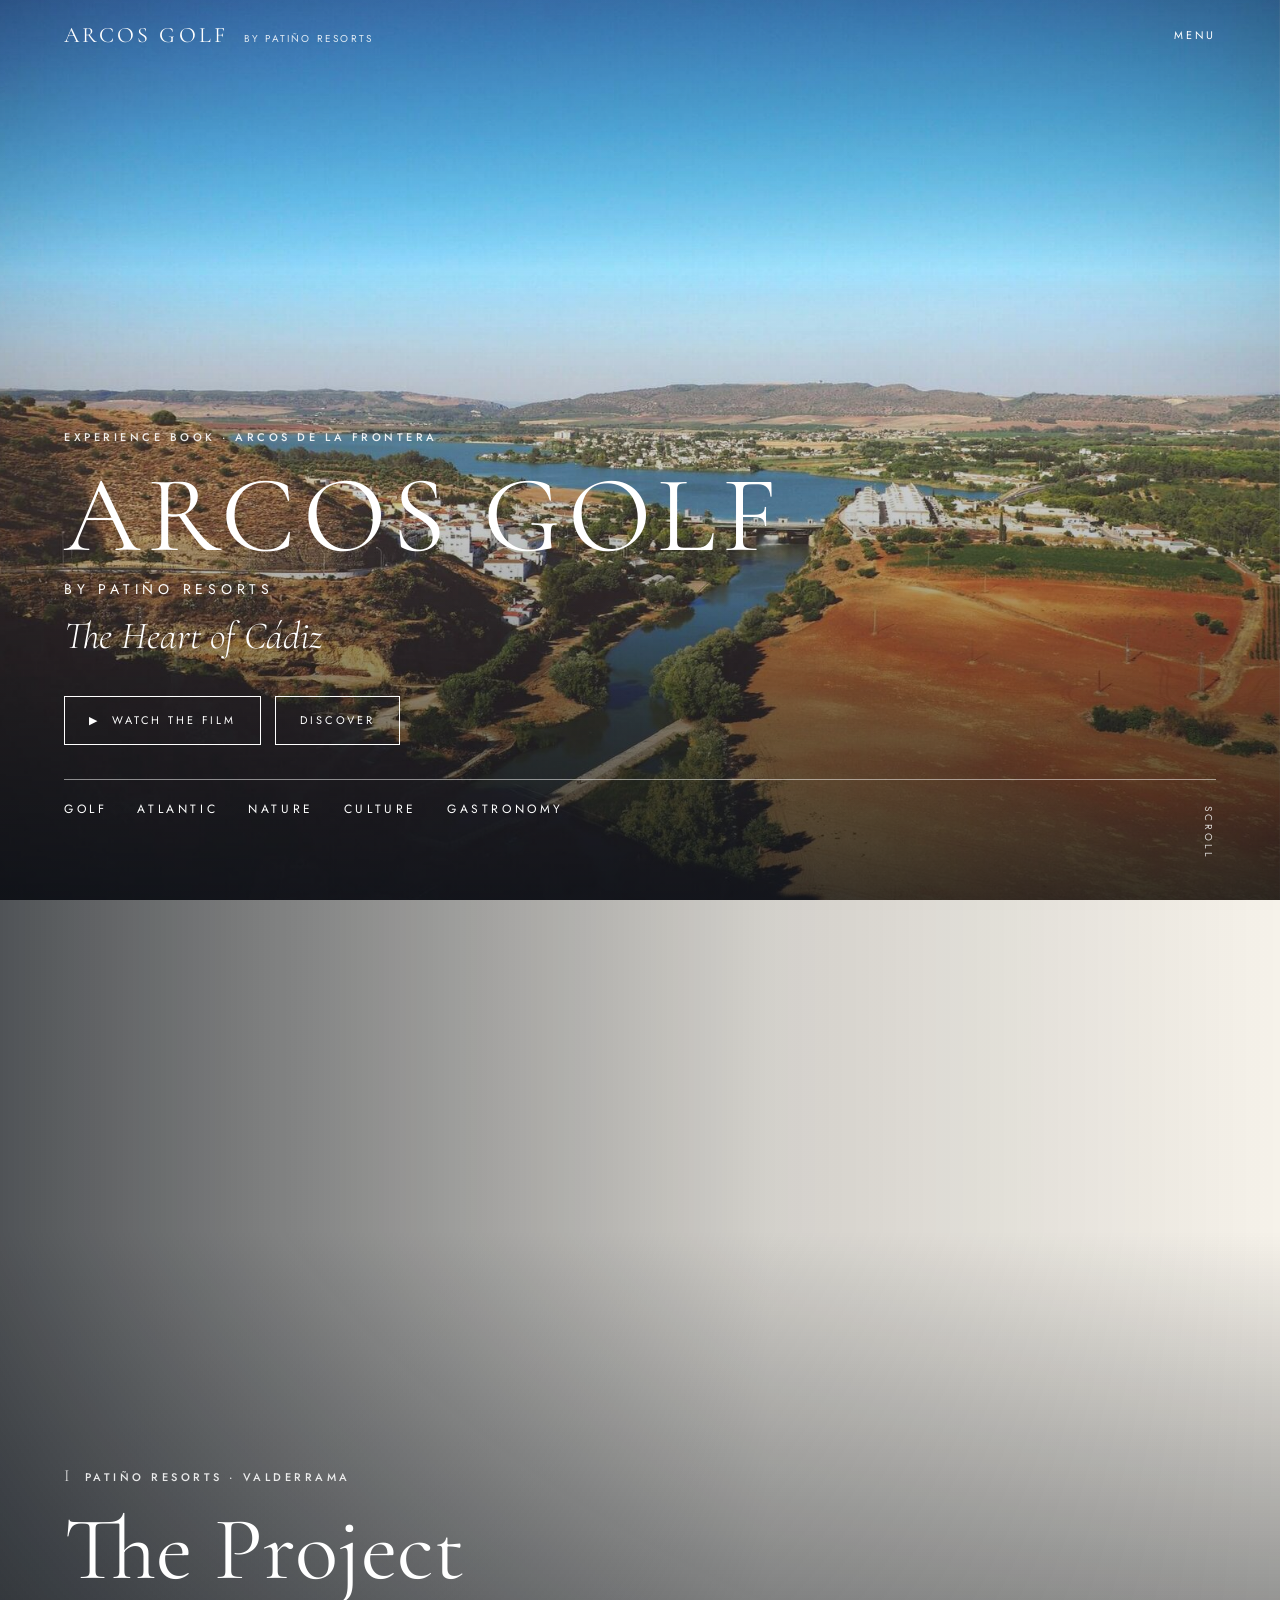
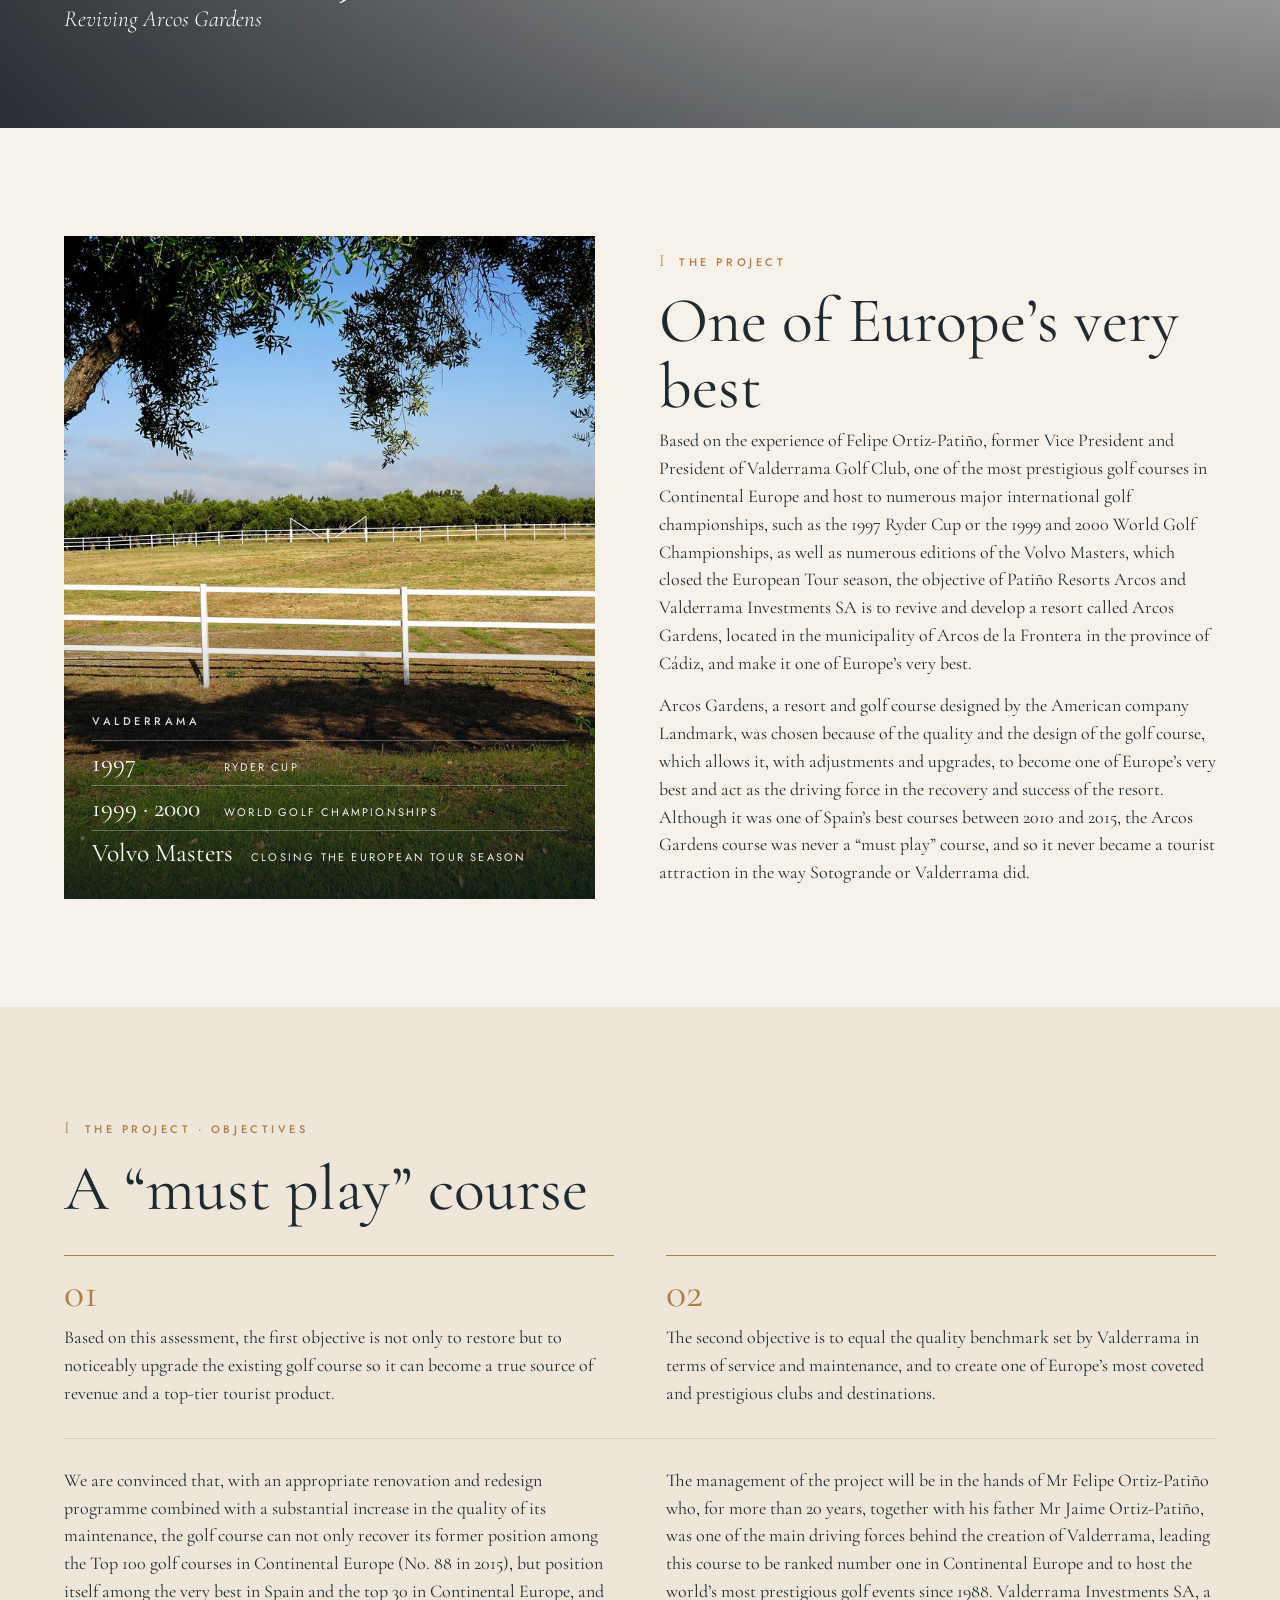
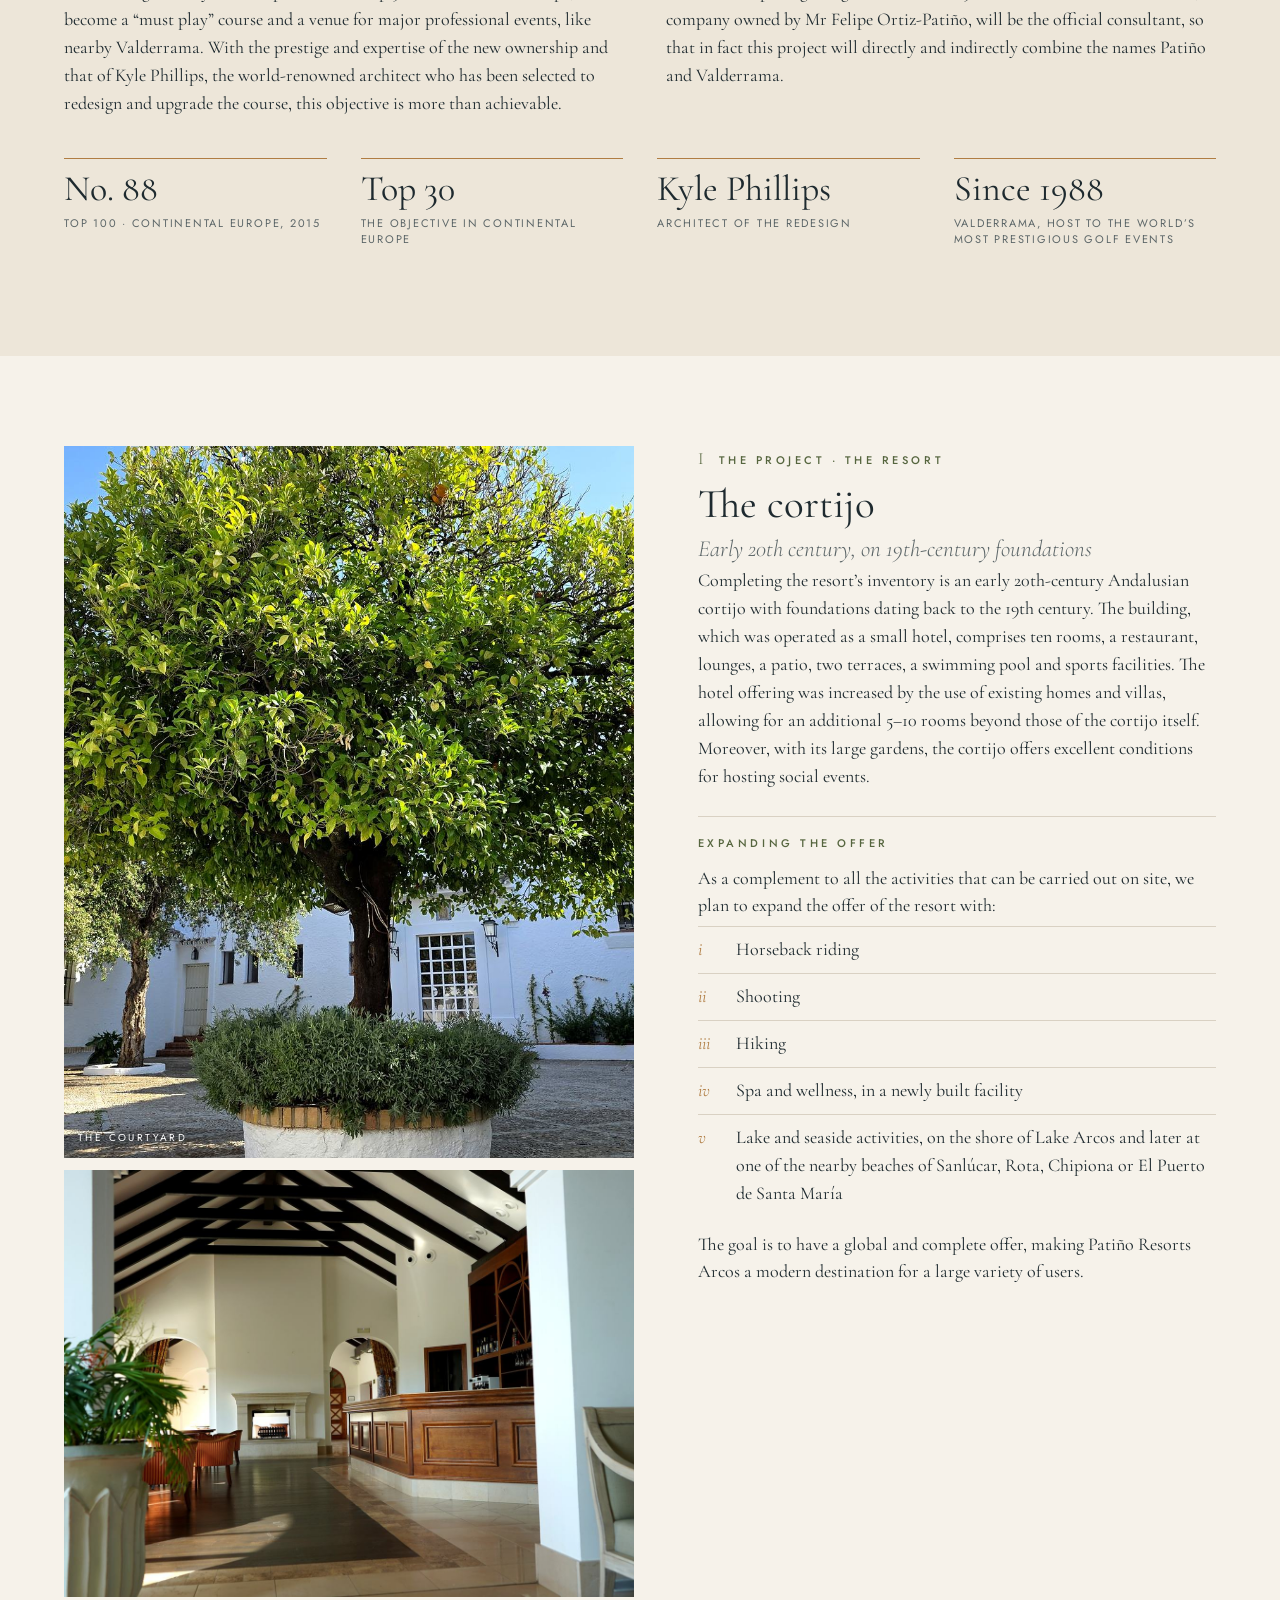
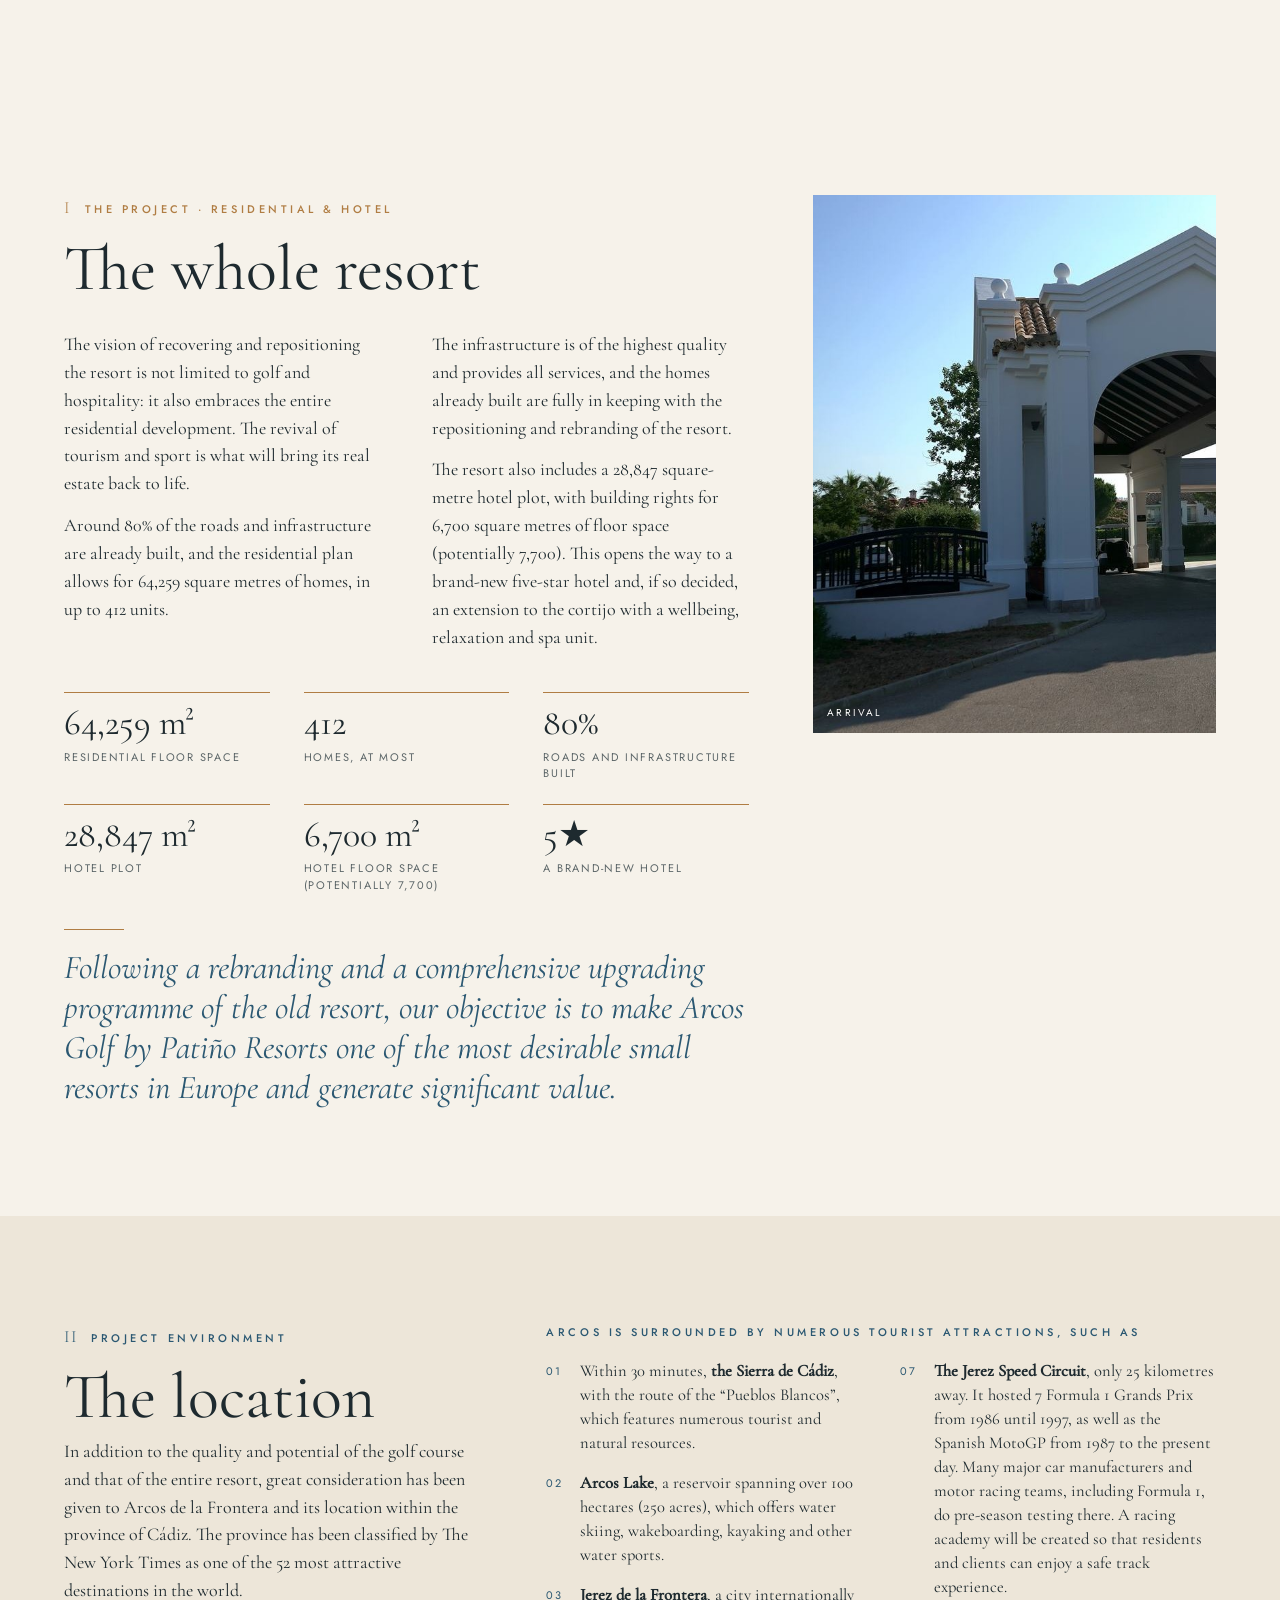
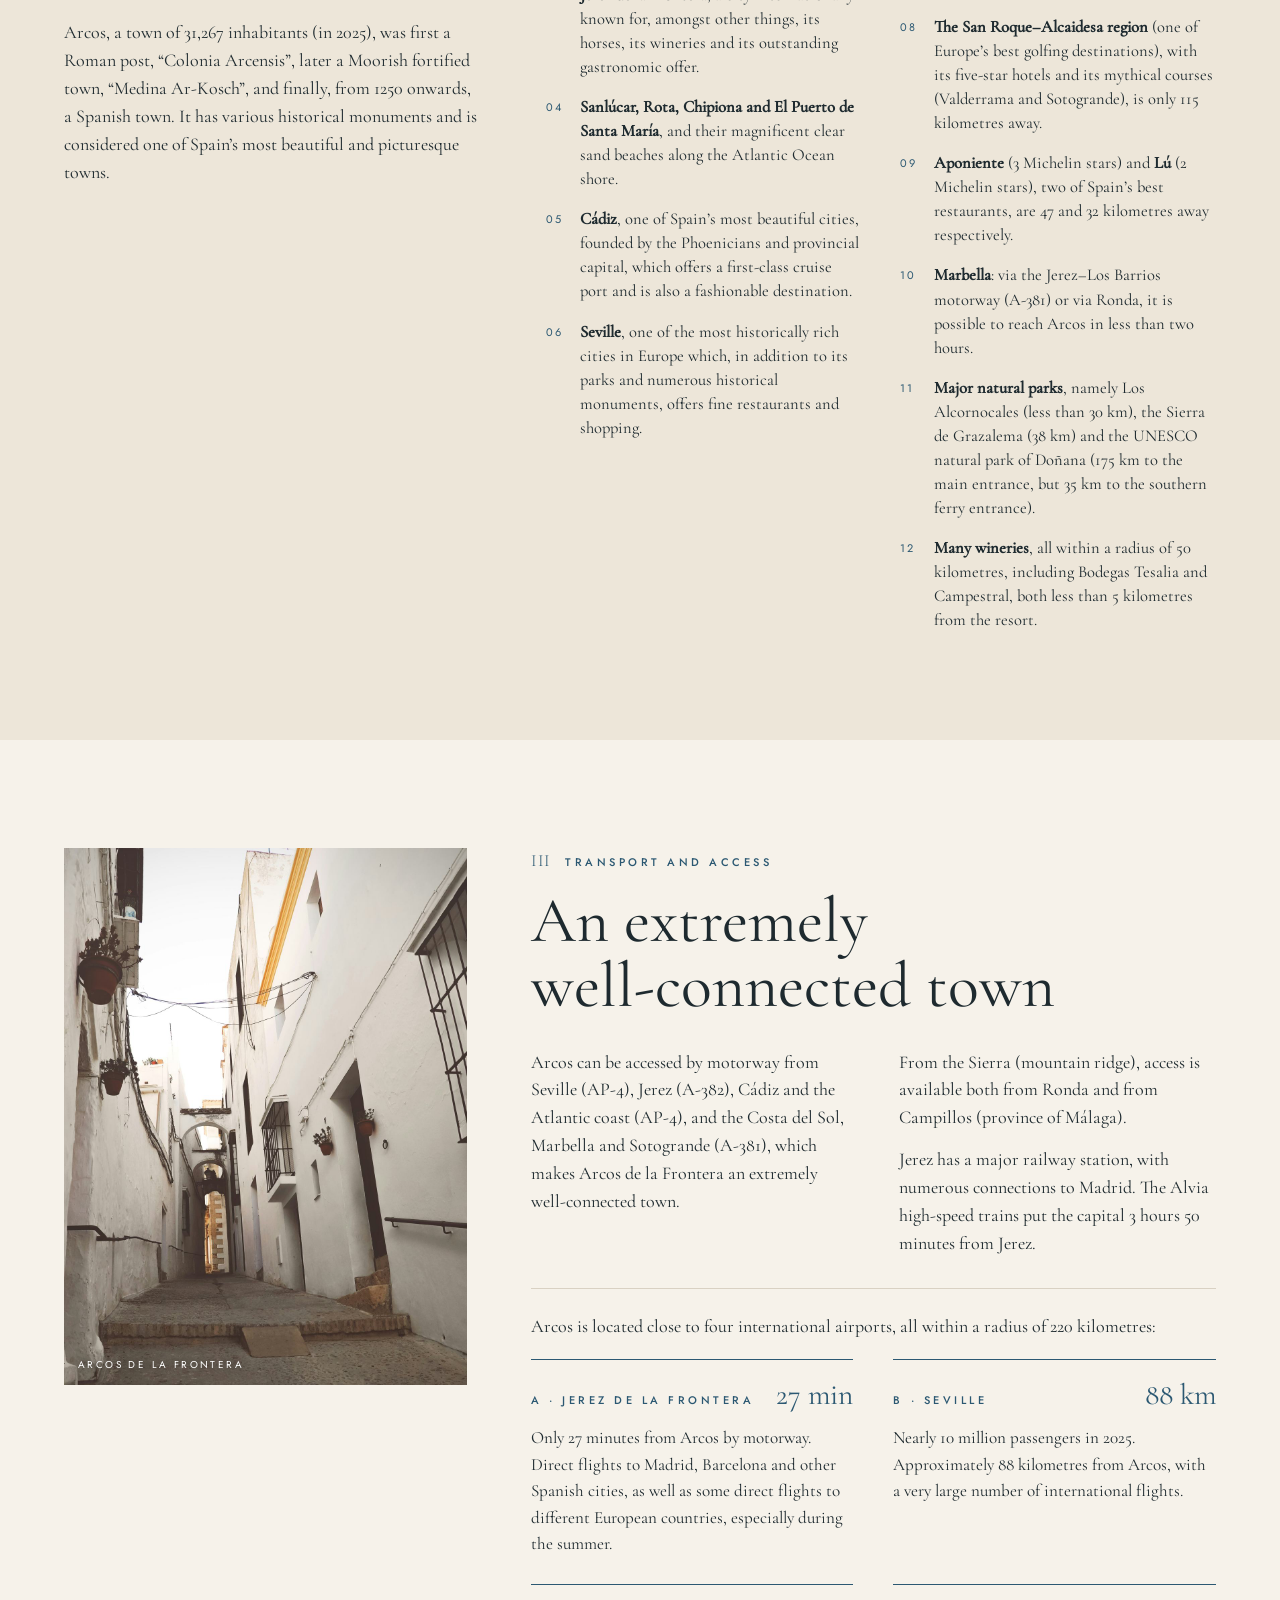
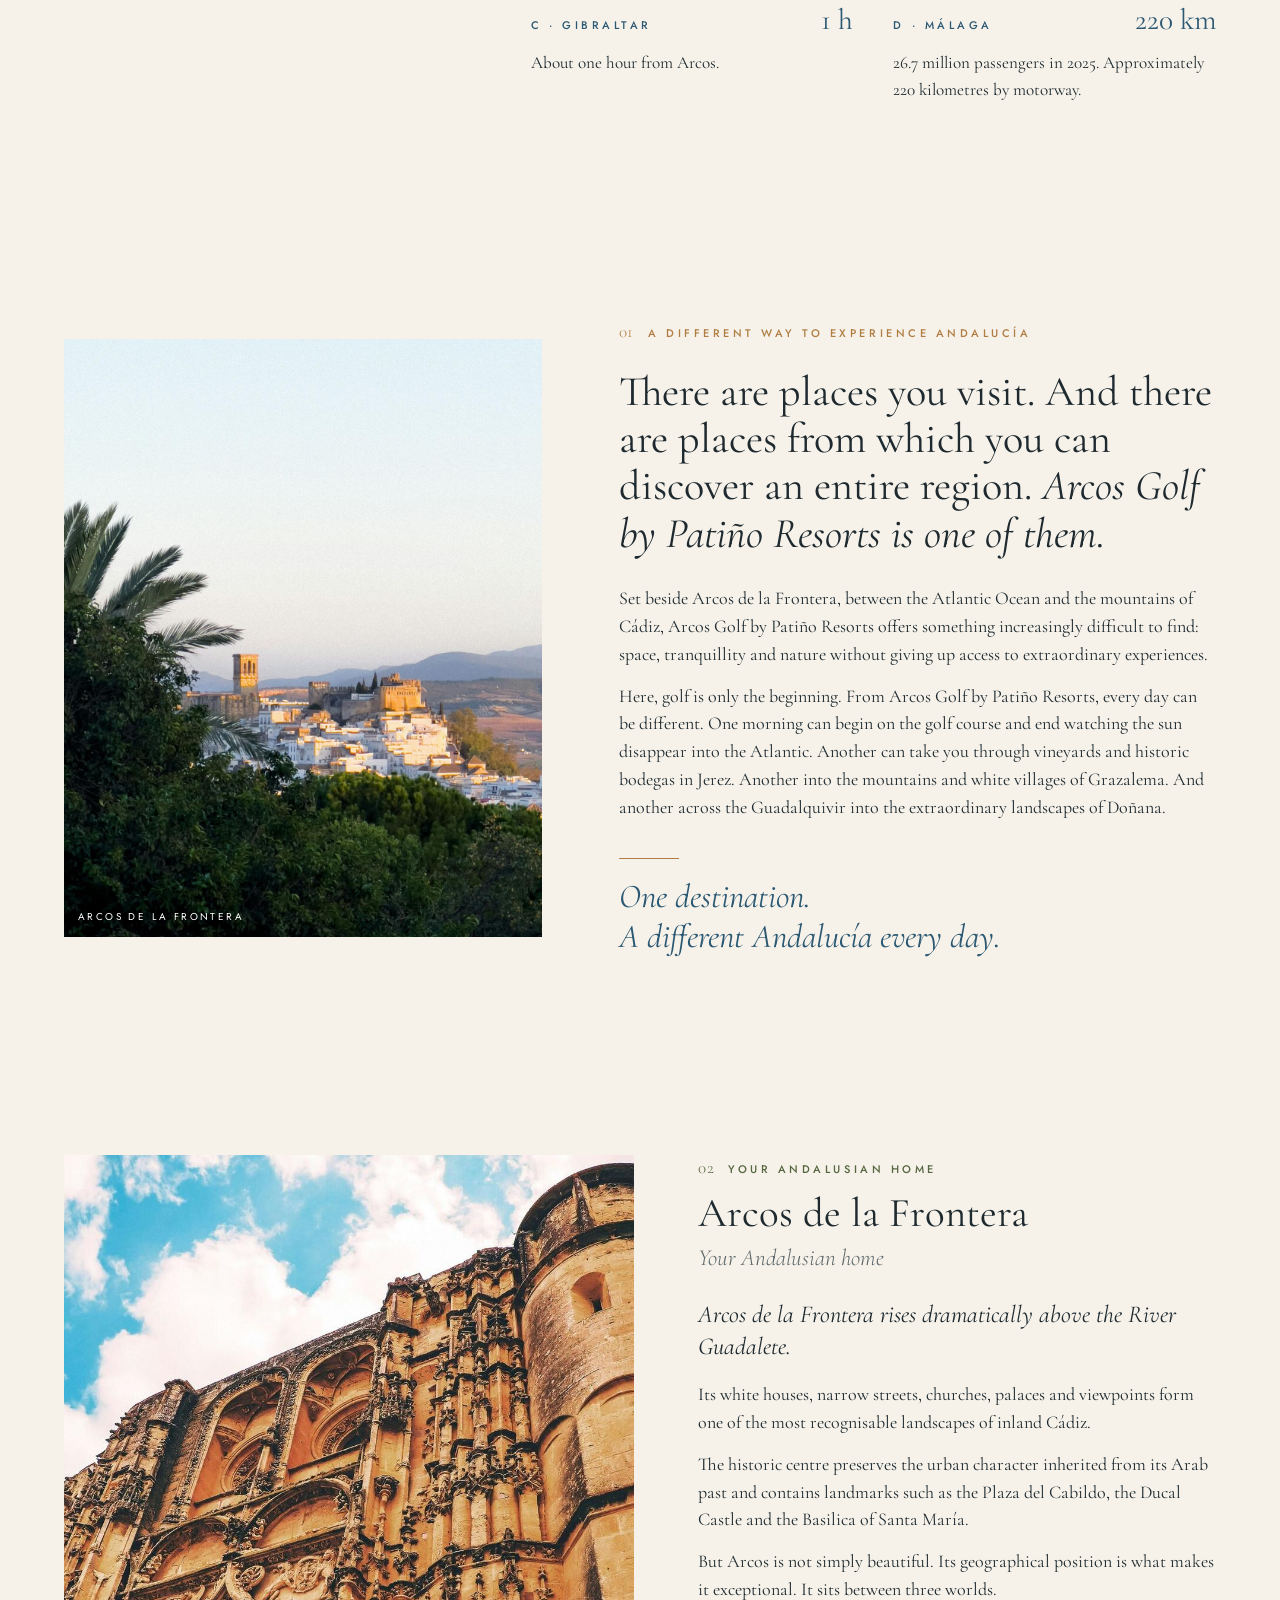
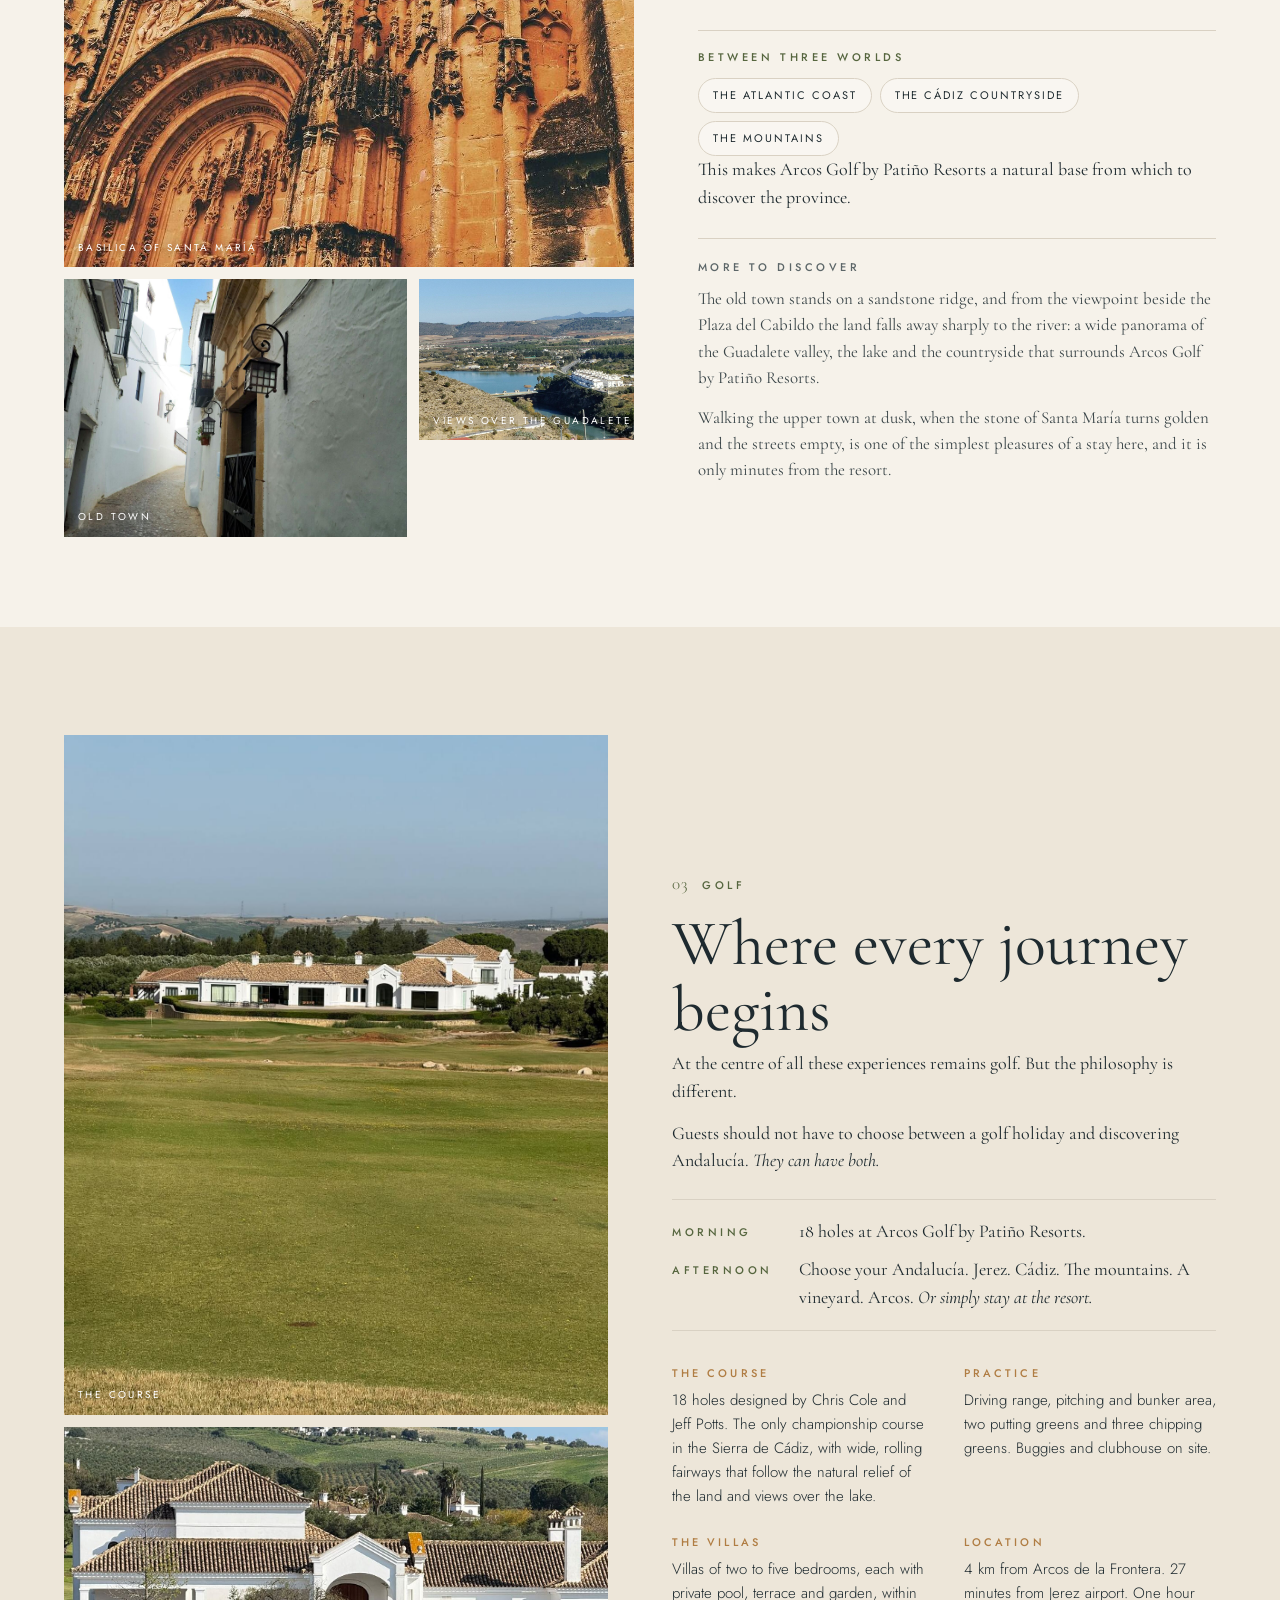
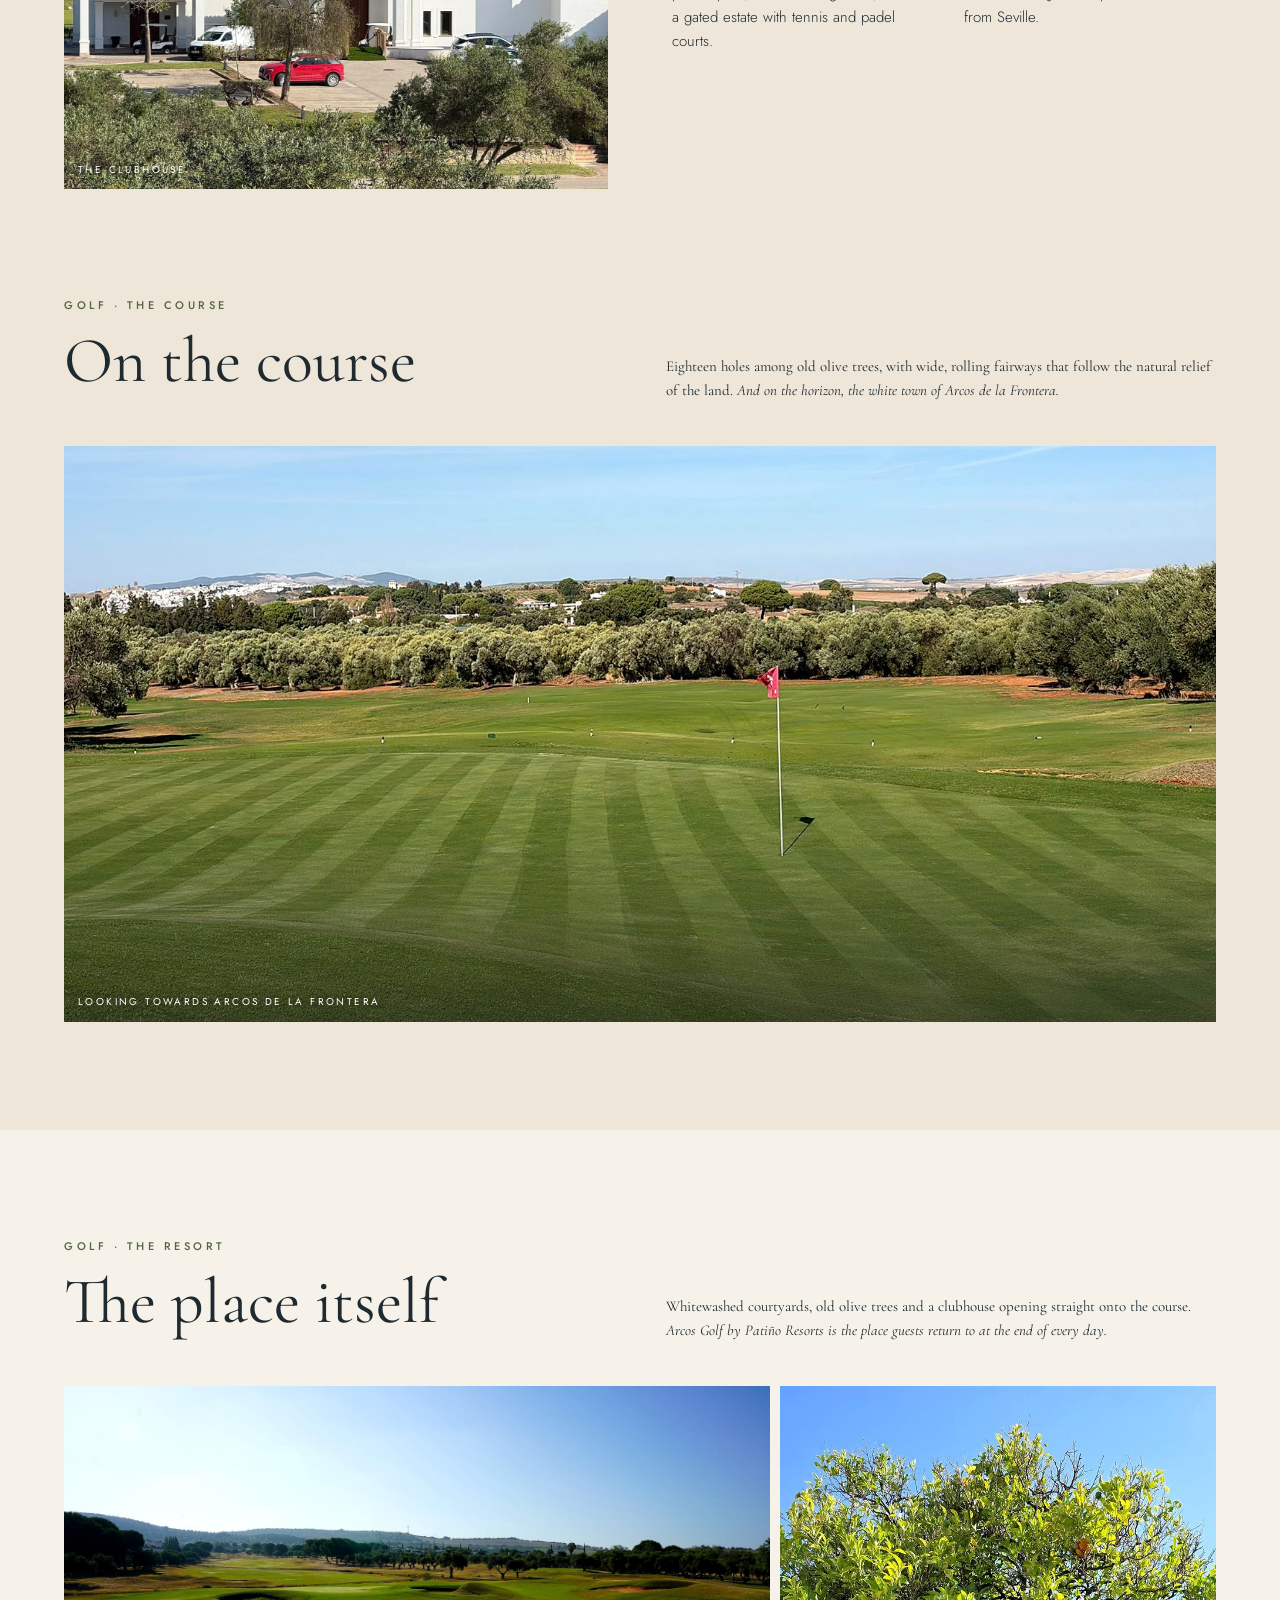
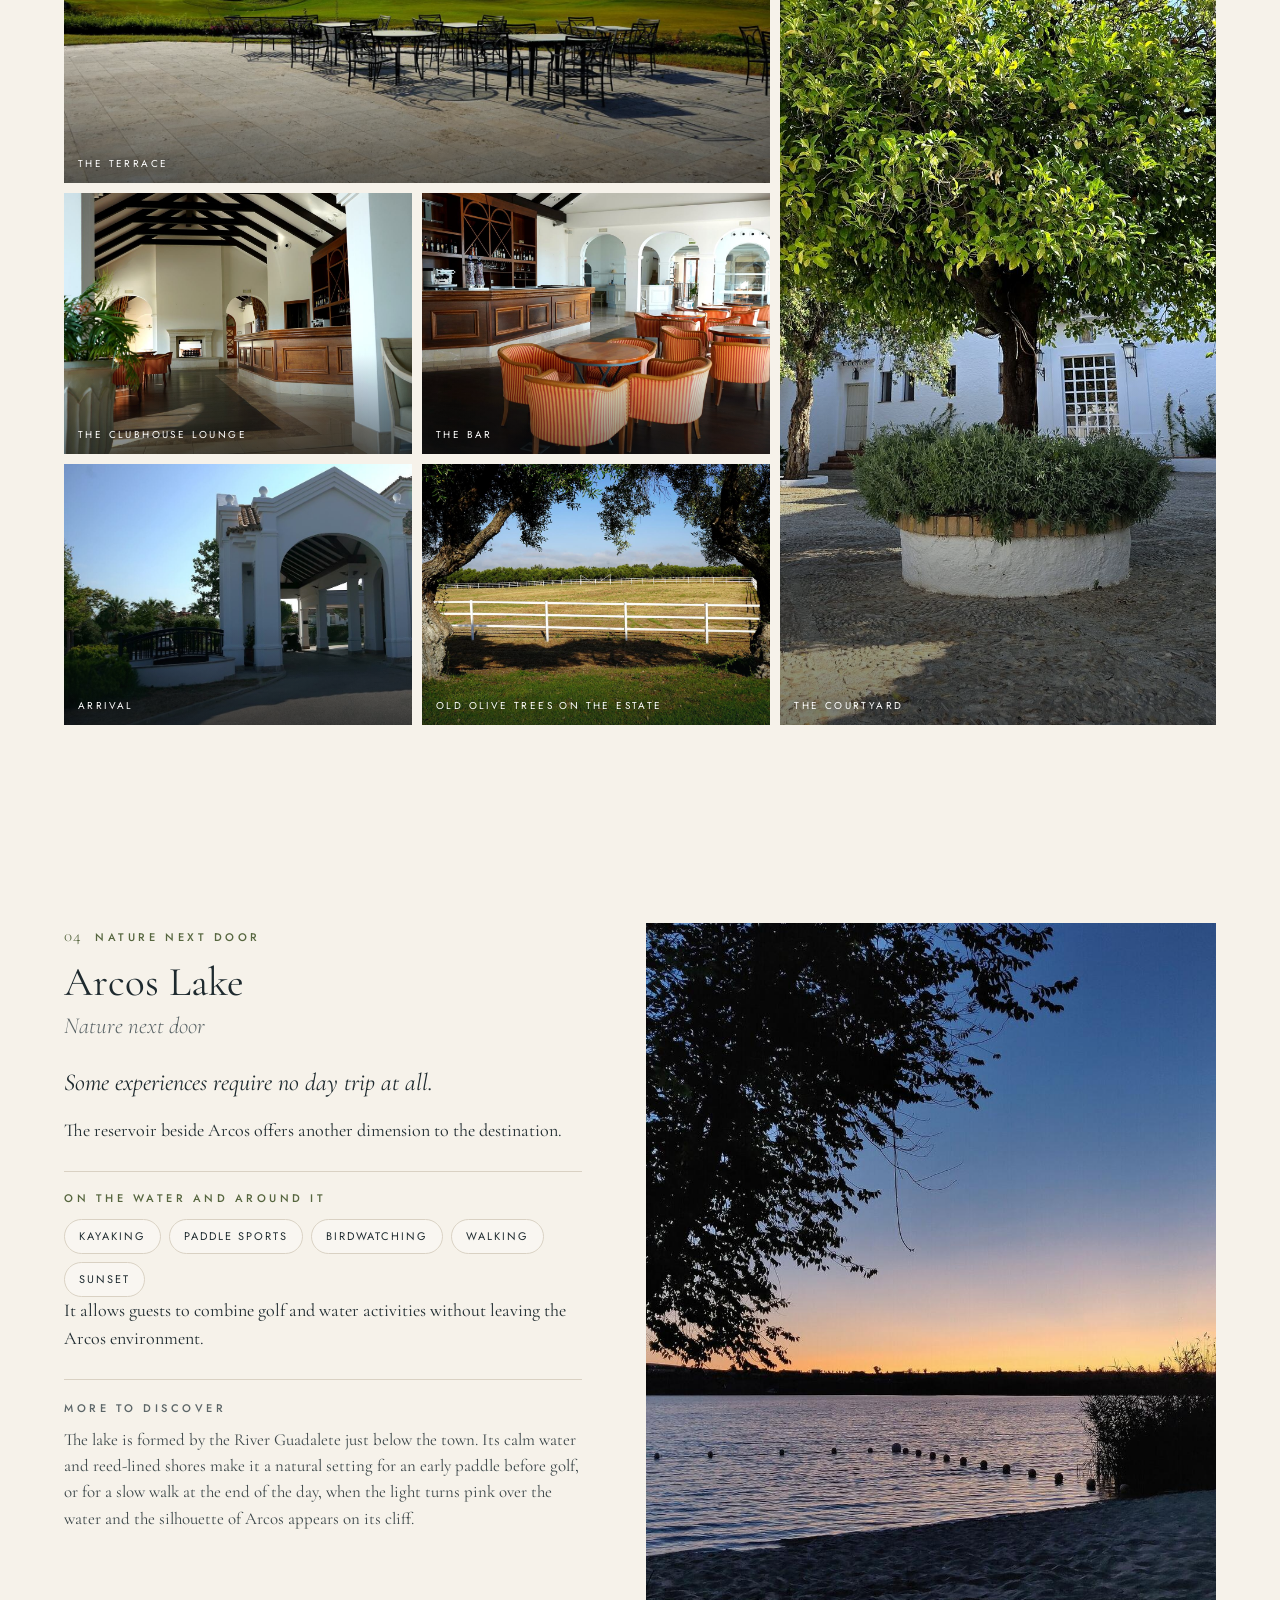
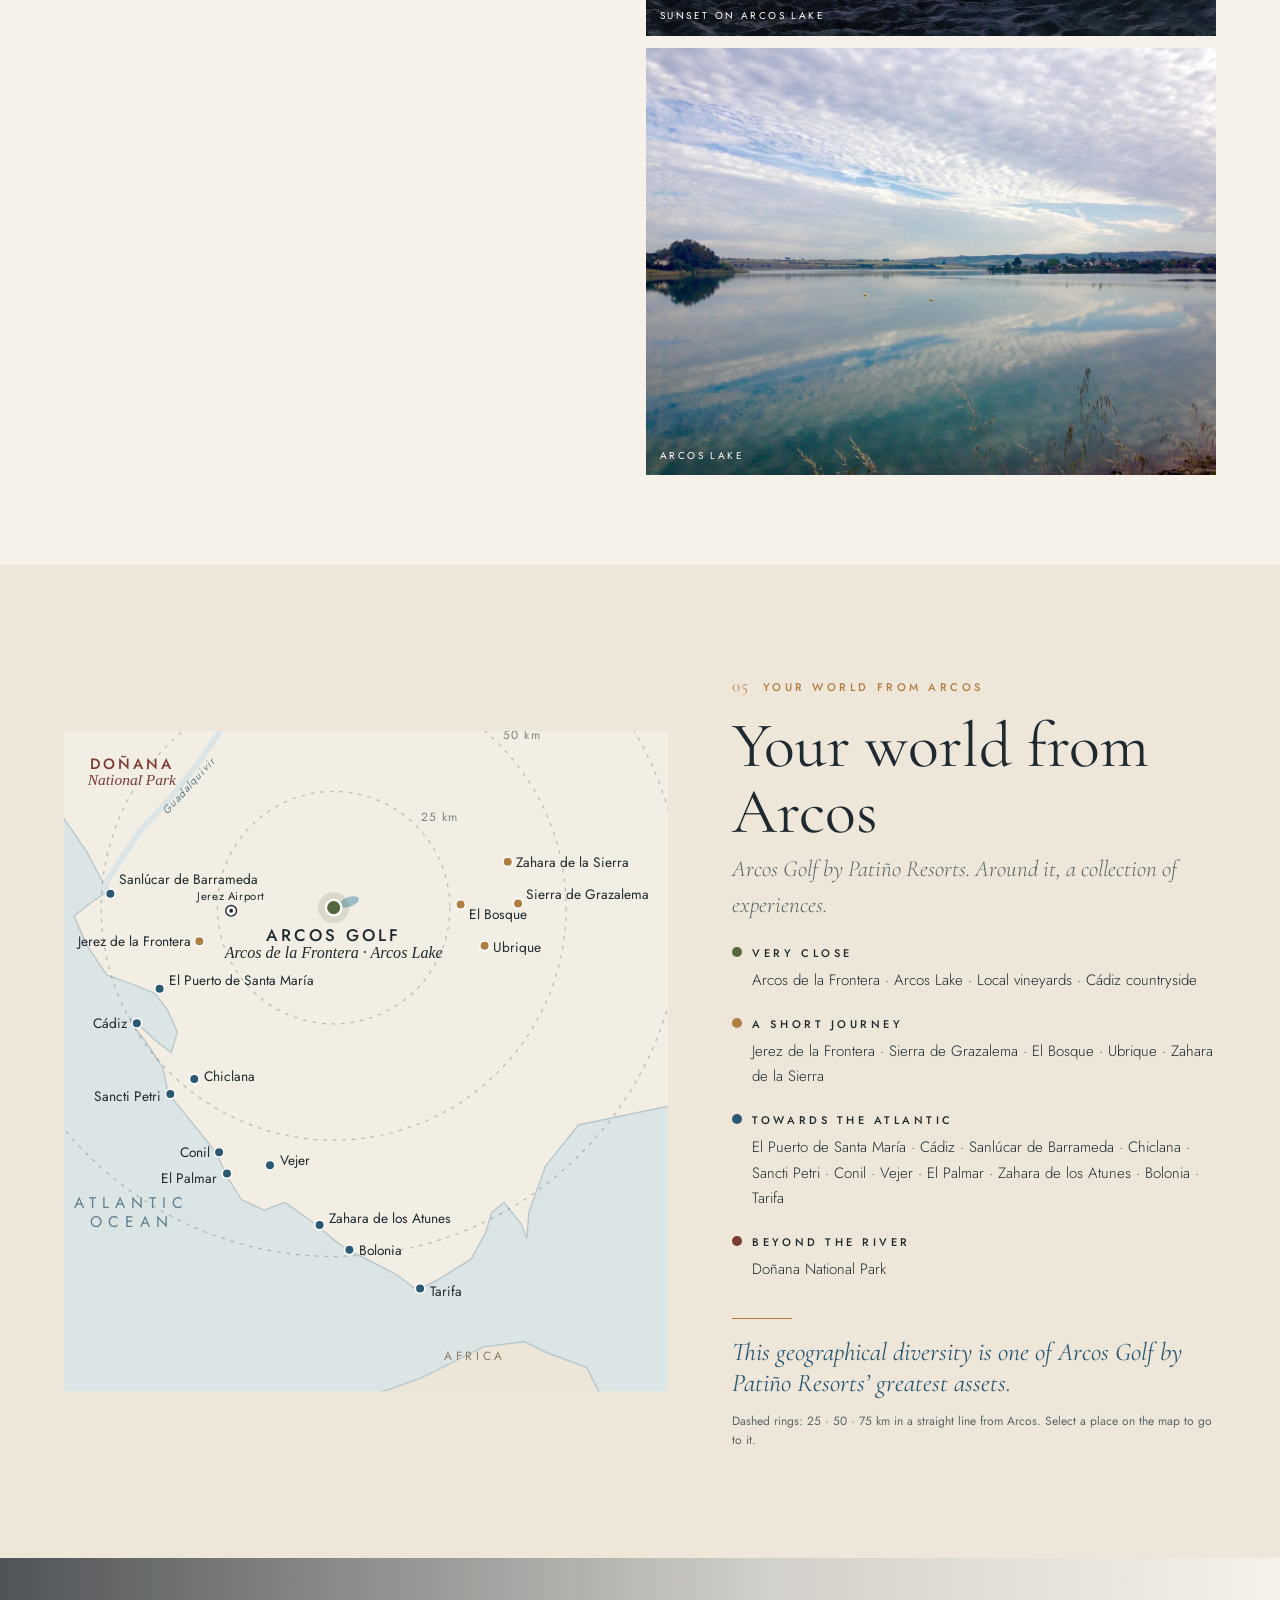
<file: experience/index.html>
<!doctype html><html lang="en"><head><meta charset="utf-8"><meta name="robots" content="noindex, nofollow"><meta name="viewport" content="width=device-width,initial-scale=1,viewport-fit=cover"></head><body>
<title>Arcos Golf Experience</title>
<meta name="description" content="Arcos Golf by Patiño Resorts, Arcos de la Frontera. Golf. Atlantic. Nature. Culture. Gastronomy.">
<link rel="stylesheet" href="assets/css/style.css">
<style>
.rv{opacity:1!important;transform:none!important}
.nav{padding-top:calc(18px + env(safe-area-inset-top,0px))}
.nav.solid{padding-top:calc(12px + env(safe-area-inset-top,0px))}
.hero{height:min(100svh,900px)}
a:focus-visible,button:focus-visible{outline:2px solid var(--albero);outline-offset:3px}
</style>
<nav class="nav"><a class="brand" href="#top">ARCOS GOLF <small>by Patiño Resorts</small></a><button class="burger" aria-label="Menu">Menu</button>
<ul class="menu"><li><a href="#project">The project</a></li><li><a href="#manifesto">The idea</a></li><li><a href="#golf">Golf</a></li><li><a href="#resort">The resort</a></li><li><a href="#map">Map</a></li><li><a href="#atlantic">Atlantic</a></li><li><a href="#beyond">Doñana</a></li><li><a href="#sierra">Sierra</a></li><li><a href="#jerez-open">Jerez</a></li><li><a href="#itineraries">Itineraries</a></li><li><a href="#concierge">Concierge</a></li><li><a href="#film">Film</a></li></ul></nav>
<header class="hero" id="top"><div class="bg" style="background-image:url('assets/img/Arcos_de_la_Frontera_03.jpg')"></div>
<div class="in"><div class="kicker" style="color:rgba(255,255,255,.9)">Experience Book · Arcos de la Frontera</div>
<h1>ARCOS GOLF</h1><div class="byline">by Patiño Resorts</div><div class="sub">The Heart of Cádiz</div>
<div class="cta"><a class="btn" href="#" data-film>▶&nbsp; Watch the film</a><a class="btn" href="#project">Discover</a></div>
<div class="tag"><span>Golf</span><span>Atlantic</span><span>Nature</span><span>Culture</span><span>Gastronomy</span></div></div>
<div class="scrollhint">Scroll</div></header><section class="opener" id="project"><div class="bg" style="background-image:url('assets/img/Arcos_Golf_Terraza_01.jpg');background-position:center 62%"></div>
<div class="in rv"><div class="kicker" style="color:rgba(255,255,255,.88)"><span class="n">I</span><span>Patiño Resorts · Valderrama</span></div><h2>The Project</h2><div class="sub">Reviving Arcos Gardens</div></div></section><section class="pad" id="vision"><div class="wrap pj-two">
<div class="rv"><div class="pj-vis"><div class="frame "><img loading="lazy" src="assets/img/Arcos_Golf_Dehesa_01.jpg" style="object-position:center 50%" alt="Arcos Golf Dehesa 01"></div><div class="vstrip"><div class="kicker">Valderrama</div><div class="vrow"><b>1997</b><span>Ryder Cup</span></div><div class="vrow"><b>1999 · 2000</b><span>World Golf Championships</span></div><div class="vrow"><b>Volvo Masters</b><span>Closing the European Tour season</span></div></div></div></div>
<div class="rv"><div class="kicker" style="color:var(--albero)"><span class="n">I</span><span>The Project</span></div><h2 class="t">One of Europe’s very best</h2>
<p>Based on the experience of Felipe Ortiz-Patiño, former Vice President and President of Valderrama Golf Club, one of the most prestigious golf courses in Continental Europe and host to numerous major international golf championships, such as the 1997 Ryder Cup or the 1999 and 2000 World Golf Championships, as well as numerous editions of the Volvo Masters, which closed the European Tour season, the objective of Patiño Resorts Arcos and Valderrama Investments SA is to revive and develop a resort called Arcos Gardens, located in the municipality of Arcos de la Frontera in the province of Cádiz, and make it one of Europe’s very best.</p><p>Arcos Gardens, a resort and golf course designed by the American company Landmark, was chosen because of the quality and the design of the golf course, which allows it, with adjustments and upgrades, to become one of Europe’s very best and act as the driving force in the recovery and success of the resort. Although it was one of Spain’s best courses between 2010 and 2015, the Arcos Gardens course was never a “must play” course, and so it never became a tourist attraction in the way Sotogrande or Valderrama did.</p></div></div></section><section class="pad" id="objectives" style="background:var(--paper2)"><div class="wrap">
<div class="rv" style="max-width:900px"><div class="kicker" style="color:var(--albero)"><span class="n">I</span><span>The Project · Objectives</span></div><h2 class="t">A “must play” course</h2></div>
<div class="pj-obj rv"><div><span class="on">01</span><p>Based on this assessment, the first objective is not only to restore but to noticeably upgrade the existing golf course so it can become a true source of revenue and a top-tier tourist product.</p></div><div><span class="on">02</span><p>The second objective is to equal the quality benchmark set by Valderrama in terms of service and maintenance, and to create one of Europe’s most coveted and prestigious clubs and destinations.</p></div></div>
<div class="pj-cols rv"><p>We are convinced that, with an appropriate renovation and redesign programme combined with a substantial increase in the quality of its maintenance, the golf course can not only recover its former position among the Top 100 golf courses in Continental Europe (No. 88 in 2015), but position itself among the very best in Spain and the top 30 in Continental Europe, and become a “must play” course and a venue for major professional events, like nearby Valderrama. With the prestige and expertise of the new ownership and that of Kyle Phillips, the world-renowned architect who has been selected to redesign and upgrade the course, this objective is more than achievable.</p><p>The management of the project will be in the hands of Mr Felipe Ortiz-Patiño who, for more than 20 years, together with his father Mr Jaime Ortiz-Patiño, was one of the main driving forces behind the creation of Valderrama, leading this course to be ranked number one in Continental Europe and to host the world’s most prestigious golf events since 1988. Valderrama Investments SA, a company owned by Mr Felipe Ortiz-Patiño, will be the official consultant, so that in fact this project will directly and indirectly combine the names Patiño and Valderrama.</p></div>
<div class="pj-figs four rv"><div><b>No. 88</b><span>Top 100 · Continental Europe, 2015</span></div><div><b>Top 30</b><span>The objective in Continental Europe</span></div><div><b>Kyle Phillips</b><span>Architect of the redesign</span></div><div><b>Since 1988</b><span>Valderrama, host to the world’s most prestigious golf events</span></div></div></div></section><section id="cortijo"><div class="wrap"><div class="dest">
<div class="media rv"><div class="frame main"><img loading="lazy" src="assets/img/Arcos_Golf_Patio_01.jpg" style="object-position:center 42%" alt="The courtyard"><span class="cap">The courtyard</span></div><div class="pair one"><div class="frame "><img loading="lazy" src="assets/img/Arcos_Golf_Lobby_01.jpg" style="object-position:center 55%" alt="Arcos Golf Lobby 01"></div></div></div>
<div class="txt rv"><div class="kicker" style="color:var(--olive)"><span class="n">I</span><span>The Project · The resort</span></div><h3 class="t">The cortijo</h3><div class="sub">Early 20th century, on 19th-century foundations</div>
<p>Completing the resort’s inventory is an early 20th-century Andalusian cortijo with foundations dating back to the 19th century. The building, which was operated as a small hotel, comprises ten rooms, a restaurant, lounges, a patio, two terraces, a swimming pool and sports facilities. The hotel offering was increased by the use of existing homes and villas, allowing for an additional 5–10 rooms beyond those of the cortijo itself. Moreover, with its large gardens, the cortijo offers excellent conditions for hosting social events.</p><div class="mod"><div class="kicker" style="color:var(--olive)">Expanding the offer</div><p>As a complement to all the activities that can be carried out on site, we plan to expand the offer of the resort with:</p>
<ul class="pj-list"><li><i>i</i><span>Horseback riding</span></li><li><i>ii</i><span>Shooting</span></li><li><i>iii</i><span>Hiking</span></li><li><i>iv</i><span>Spa and wellness, in a newly built facility</span></li><li><i>v</i><span>Lake and seaside activities, on the shore of Lake Arcos and later at one of the nearby beaches of Sanlúcar, Rota, Chipiona or El Puerto de Santa María</span></li></ul><p>The goal is to have a global and complete offer, making Patiño Resorts Arcos a modern destination for a large variety of users.</p></div></div></div></div></section><section class="pad" id="residential"><div class="wrap pj-res">
<div class="rv"><div class="kicker" style="color:var(--albero)"><span class="n">I</span><span>The Project · Residential &amp; hotel</span></div><h2 class="t">The whole resort</h2>
<div class="pj-cols"><p>The vision of recovering and repositioning the resort is not limited to golf and hospitality: it also embraces the entire residential development. The revival of tourism and sport is what will bring its real estate back to life.</p><p>Around 80% of the roads and infrastructure are already built, and the residential plan allows for 64,259 square metres of homes, in up to 412 units.</p><p>The infrastructure is of the highest quality and provides all services, and the homes already built are fully in keeping with the repositioning and rebranding of the resort.</p><p>The resort also includes a 28,847 square-metre hotel plot, with building rights for 6,700 square metres of floor space (potentially 7,700). This opens the way to a brand-new five-star hotel and, if so decided, an extension to the cortijo with a wellbeing, relaxation and spa unit.</p></div>
<div class="pj-figs three"><div><b>64,259 m²</b><span>Residential floor space</span></div><div><b>412</b><span>Homes, at most</span></div><div><b>80%</b><span>Roads and infrastructure built</span></div><div><b>28,847 m²</b><span>Hotel plot</span></div><div><b>6,700 m²</b><span>Hotel floor space (potentially 7,700)</span></div><div><b>5★</b><span>A brand-new hotel</span></div></div>
<p class="quote">Following a rebranding and a comprehensive upgrading programme of the old resort, our objective is to make Arcos Golf by Patiño Resorts one of the most desirable small resorts in Europe and generate significant value.</p></div>
<div class="rv pj-side"><div class="frame "><img loading="lazy" src="assets/img/Arcos_Golf_Entrada_01.jpg" style="object-position:center 50%" alt="Arrival"><span class="cap">Arrival</span></div></div></div></section><section class="pad" id="location" style="background:var(--paper2)"><div class="wrap pj-loc">
<div class="rv"><div class="kicker" style="color:var(--atl)"><span class="n">II</span><span>Project environment</span></div><h2 class="t">The location</h2><p>In addition to the quality and potential of the golf course and that of the entire resort, great consideration has been given to Arcos de la Frontera and its location within the province of Cádiz. The province has been classified by The New York Times as one of the 52 most attractive destinations in the world.</p><p>Arcos, a town of 31,267 inhabitants (in 2025), was first a Roman post, “Colonia Arcensis”, later a Moorish fortified town, “Medina Ar-Kosch”, and finally, from 1250 onwards, a Spanish town. It has various historical monuments and is considered one of Spain’s most beautiful and picturesque towns.</p></div>
<div class="rv"><div class="kicker" style="color:var(--atl);margin-bottom:18px">Arcos is surrounded by numerous tourist attractions, such as</div><ol class="pj-att"><li><span class="ln">01</span><span>Within 30 minutes, <b>the Sierra de Cádiz</b>, with the route of the “Pueblos Blancos”, which features numerous tourist and natural resources.</span></li><li><span class="ln">02</span><span><b>Arcos Lake</b>, a reservoir spanning over 100 hectares (250 acres), which offers water skiing, wakeboarding, kayaking and other water sports.</span></li><li><span class="ln">03</span><span><b>Jerez de la Frontera</b>, a city internationally known for, amongst other things, its horses, its wineries and its outstanding gastronomic offer.</span></li><li><span class="ln">04</span><span><b>Sanlúcar, Rota, Chipiona and El Puerto de Santa María</b>, and their magnificent clear sand beaches along the Atlantic Ocean shore.</span></li><li><span class="ln">05</span><span><b>Cádiz</b>, one of Spain’s most beautiful cities, founded by the Phoenicians and provincial capital, which offers a first-class cruise port and is also a fashionable destination.</span></li><li><span class="ln">06</span><span><b>Seville</b>, one of the most historically rich cities in Europe which, in addition to its parks and numerous historical monuments, offers fine restaurants and shopping.</span></li><li><span class="ln">07</span><span><b>The Jerez Speed Circuit</b>, only 25 kilometres away. It hosted 7 Formula 1 Grands Prix from 1986 until 1997, as well as the Spanish MotoGP from 1987 to the present day. Many major car manufacturers and motor racing teams, including Formula 1, do pre-season testing there. A racing academy will be created so that residents and clients can enjoy a safe track experience.</span></li><li><span class="ln">08</span><span><b>The San Roque–Alcaidesa region</b> (one of Europe’s best golfing destinations), with its five-star hotels and its mythical courses (Valderrama and Sotogrande), is only 115 kilometres away.</span></li><li><span class="ln">09</span><span><b>Aponiente</b> (3 Michelin stars) and <b>Lú</b> (2 Michelin stars), two of Spain’s best restaurants, are 47 and 32 kilometres away respectively.</span></li><li><span class="ln">10</span><span><b>Marbella</b>: via the Jerez–Los Barrios motorway (A-381) or via Ronda, it is possible to reach Arcos in less than two hours.</span></li><li><span class="ln">11</span><span><b>Major natural parks</b>, namely Los Alcornocales (less than 30 km), the Sierra de Grazalema (38 km) and the UNESCO natural park of Doñana (175 km to the main entrance, but 35 km to the southern ferry entrance).</span></li><li><span class="ln">12</span><span><b>Many wineries</b>, all within a radius of 50 kilometres, including Bodegas Tesalia and Campestral, both less than 5 kilometres from the resort.</span></li></ol></div>
</div></section><section class="pad" id="access"><div class="wrap pj-acc">
<div class="rv pj-side"><div class="frame "><img loading="lazy" src="assets/img/Arcos_de_la_Frontera_02.jpg" style="object-position:center 60%" alt="Arcos de la Frontera"><span class="cap">Arcos de la Frontera</span></div></div>
<div class="rv"><div class="kicker" style="color:var(--atl)"><span class="n">III</span><span>Transport and access</span></div><h2 class="t">An extremely <span style="white-space:nowrap">well-connected</span> town</h2>
<div class="pj-cols"><p>Arcos can be accessed by motorway from Seville (AP-4), Jerez (A-382), Cádiz and the Atlantic coast (AP-4), and the Costa del Sol, Marbella and Sotogrande (A-381), which makes Arcos de la Frontera an extremely well-connected town.</p><p>From the Sierra (mountain ridge), access is available both from Ronda and from Campillos (province of Málaga).</p><p>Jerez has a major railway station, with numerous connections to Madrid. The Alvia high-speed trains put the capital 3 hours 50 minutes from Jerez.</p></div>
<p class="pj-t4">Arcos is located close to four international airports, all within a radius of 220 kilometres:</p><div class="pj-ap"><div class="ap"><div class="aph"><span class="kicker">A · Jerez de la Frontera</span><b>27 min</b></div><p>Only 27 minutes from Arcos by motorway. Direct flights to Madrid, Barcelona and other Spanish cities, as well as some direct flights to different European countries, especially during the summer.</p></div><div class="ap"><div class="aph"><span class="kicker">B · Seville</span><b>88 km</b></div><p>Nearly 10 million passengers in 2025. Approximately 88 kilometres from Arcos, with a very large number of international flights.</p></div><div class="ap"><div class="aph"><span class="kicker">C · Gibraltar</span><b>1 h</b></div><p>About one hour from Arcos.</p></div><div class="ap"><div class="aph"><span class="kicker">D · Málaga</span><b>220 km</b></div><p>26.7 million passengers in 2025. Approximately 220 kilometres by motorway.</p></div></div></div></div></section><section class="pad" id="manifesto"><div class="wrap manifesto">
<div class="rv"><div class="frame "><img loading="lazy" src="assets/img/Arcos_de_la_Frontera_01.jpg" style="object-position:center 40%" alt="Arcos de la Frontera"><span class="cap">Arcos de la Frontera</span></div></div>
<div class="rv"><div class="kicker" style="color:var(--albero)"><span class="n">01</span><span>A different way to experience Andalucía</span></div>
<p class="big">There are places you visit. And there are places from which you can discover an entire region. <em>Arcos Golf by Patiño Resorts is one of them.</em></p>
<p>Set beside Arcos de la Frontera, between the Atlantic Ocean and the mountains of Cádiz, Arcos Golf by Patiño Resorts offers something increasingly difficult to find: space, tranquillity and nature without giving up access to extraordinary experiences.</p><p>Here, golf is only the beginning. From Arcos Golf by Patiño Resorts, every day can be different. One morning can begin on the golf course and end watching the sun disappear into the Atlantic. Another can take you through vineyards and historic bodegas in Jerez. Another into the mountains and white villages of Grazalema. And another across the Guadalquivir into the extraordinary landscapes of Doñana.</p>
<div class="quote">One destination.<br>A different Andalucía every day.</div></div></div></section><section id="arcos"><div class="wrap"><div class="dest">
<div class="media rv"><div class="frame main"><img loading="lazy" src="assets/img/Arcos_de_la_Frontera_06.jpg" style="object-position:center 30%" alt="Basilica of Santa María"><span class="cap">Basilica of Santa María</span></div><div class="pair"><div class="frame "><img loading="lazy" src="assets/img/Arcos_de_la_Frontera_07.jpg" style="object-position:center" alt="Old town"><span class="cap">Old town</span></div><div class="frame "><img loading="lazy" src="assets/img/Arcos_Lago_Embalse_04.jpg" style="object-position:center" alt="Views over the Guadalete"><span class="cap">Views over the Guadalete</span></div></div></div>
<div class="txt rv"><div class="kicker" style="color:var(--olive)"><span class="n">02</span><span>Your Andalusian home</span></div><h3 class="t">Arcos de la Frontera</h3><div class="sub">Your Andalusian home</div>
<p class="lead">Arcos de la Frontera rises dramatically above the River Guadalete.</p><p>Its white houses, narrow streets, churches, palaces and viewpoints form one of the most recognisable landscapes of inland Cádiz.</p><p>The historic centre preserves the urban character inherited from its Arab past and contains landmarks such as the Plaza del Cabildo, the Ducal Castle and the Basilica of Santa María.</p><p>But Arcos is not simply beautiful. Its geographical position is what makes it exceptional. It sits between three worlds.</p><div class="mod"><div class="kicker" style="color:var(--olive)">Between three worlds</div><div class="chips"><span class="chip">The Atlantic coast</span><span class="chip">The Cádiz countryside</span><span class="chip">The mountains</span></div></div><p>This makes Arcos Golf by Patiño Resorts a natural base from which to discover the province.</p><div class="more"><div class="kicker">More to discover</div><p>The old town stands on a sandstone ridge, and from the viewpoint beside the Plaza del Cabildo the land falls away sharply to the river: a wide panorama of the Guadalete valley, the lake and the countryside that surrounds Arcos Golf by Patiño Resorts.</p><p>Walking the upper town at dusk, when the stone of Santa María turns golden and the streets empty, is one of the simplest pleasures of a stay here, and it is only minutes from the resort.</p></div></div></div></div></section><section class="golf pad" id="golf"><div class="wrap golfgrid">
<div class="rv"><div style="aspect-ratio:4/5;max-width:100%"><div class="frame " style="height:100%"><img loading="lazy" src="assets/img/Arcos_Golf_Campo_01.jpg" style="object-position:center 40%" alt="The course"><span class="cap">The course</span></div></div>
<div style="aspect-ratio:3/2;max-width:100%;margin-top:12px"><div class="frame " style="height:100%"><img loading="lazy" src="assets/img/Arcos_Golf_Casa_Club_01.jpg" style="object-position:center 45%" alt="The clubhouse"><span class="cap">The clubhouse</span></div></div></div>
<div class="rv"><div class="kicker" style="color:var(--olive)"><span class="n">03</span><span>Golf</span></div><h2 class="t">Where every journey begins</h2>
<p>At the centre of all these experiences remains golf. But the philosophy is different.</p><p>Guests should not have to choose between a golf holiday and discovering Andalucía. <em>They can have both.</em></p>
<div class="day"><div class="kicker">Morning</div><div>18 holes at Arcos Golf by Patiño Resorts.</div><div class="kicker">Afternoon</div><div>Choose your Andalucía. Jerez. Cádiz. The mountains. A vineyard. Arcos. <em>Or simply stay at the resort.</em></div></div>
<div class="facts">
<div><h4>The course</h4><p>18 holes designed by Chris Cole and Jeff Potts. The only championship course in the Sierra de Cádiz, with wide, rolling fairways that follow the natural relief of the land and views over the lake.</p></div>
<div><h4>Practice</h4><p>Driving range, pitching and bunker area, two putting greens and three chipping greens. Buggies and clubhouse on site.</p></div>
<div><h4>The villas</h4><p>Villas of two to five bedrooms, each with private pool, terrace and garden, within a gated estate with tennis and padel courts.</p></div>
<div><h4>Location</h4><p>4 km from Arcos de la Frontera. 27 minutes from Jerez airport. One hour from Seville.</p></div>
</div></div></div></section><section class="course pad" id="course"><div class="wrap">
<div class="rv resorthead"><div><div class="kicker" style="color:var(--olive)"><span>Golf · The course</span></div><h2 class="t">On the course</h2></div>
<p class="muted">Eighteen holes among old olive trees, with wide, rolling fairways that follow the natural relief of the land. <em>And on the horizon, the white town of Arcos de la Frontera.</em></p></div>
<div class="cgrid rv">
<div class="c-wide"><div class="frame "><img loading="lazy" src="assets/img/Arcos_Golf_Green_02.jpg" style="object-position:center 78%" alt="Looking towards Arcos de la Frontera"><span class="cap">Looking towards Arcos de la Frontera</span></div></div>
</div></div></section><section class="resort pad" id="resort"><div class="wrap">
<div class="rv resorthead"><div><div class="kicker" style="color:var(--olive)"><span>Golf · The resort</span></div><h2 class="t">The place itself</h2></div>
<p class="muted">Whitewashed courtyards, old olive trees and a clubhouse opening straight onto the course. <em>Arcos Golf by Patiño Resorts is the place guests return to at the end of every day.</em></p></div>
<div class="rgrid rv">
<div class="rleft">
<div class="g-wide"><div class="frame "><img loading="lazy" src="assets/img/Arcos_Golf_Terraza_01.jpg" style="object-position:center 55%" alt="The terrace"><span class="cap">The terrace</span></div></div>
<div><div class="frame "><img loading="lazy" src="assets/img/Arcos_Golf_Lobby_01.jpg" style="object-position:center 50%" alt="The clubhouse lounge"><span class="cap">The clubhouse lounge</span></div></div>
<div><div class="frame "><img loading="lazy" src="assets/img/Arcos_Golf_Bar_01.jpg" style="object-position:center 50%" alt="The bar"><span class="cap">The bar</span></div></div>
<div><div class="frame "><img loading="lazy" src="assets/img/Arcos_Golf_Entrada_01.jpg" style="object-position:center 55%" alt="Arrival"><span class="cap">Arrival</span></div></div>
<div><div class="frame "><img loading="lazy" src="assets/img/Arcos_Golf_Dehesa_01.jpg" style="object-position:center 55%" alt="Old olive trees on the estate"><span class="cap">Old olive trees on the estate</span></div></div>
</div>
<div class="rtall"><div class="frame "><img loading="lazy" src="assets/img/Arcos_Golf_Patio_01.jpg" style="object-position:center 45%" alt="The courtyard"><span class="cap">The courtyard</span></div></div>
</div></div></section><section id="lake"><div class="wrap"><div class="dest rev">
<div class="media rv"><div class="frame main"><img loading="lazy" src="assets/img/Arcos_Lago_Embalse_01.jpg" style="object-position:center 60%" alt="Sunset on Arcos Lake"><span class="cap">Sunset on Arcos Lake</span></div><div class="pair one"><div class="frame "><img loading="lazy" src="assets/img/Arcos_Lago_Embalse_02.jpg" style="object-position:center" alt="Arcos Lake"><span class="cap">Arcos Lake</span></div></div></div>
<div class="txt rv"><div class="kicker" style="color:var(--olive)"><span class="n">04</span><span>Nature next door</span></div><h3 class="t">Arcos Lake</h3><div class="sub">Nature next door</div>
<p class="lead">Some experiences require no day trip at all.</p><p>The reservoir beside Arcos offers another dimension to the destination.</p><div class="mod"><div class="kicker" style="color:var(--olive)">On the water and around it</div><div class="chips"><span class="chip">Kayaking</span><span class="chip">Paddle sports</span><span class="chip">Birdwatching</span><span class="chip">Walking</span><span class="chip">Sunset</span></div></div><p>It allows guests to combine golf and water activities without leaving the Arcos environment.</p><div class="more"><div class="kicker">More to discover</div><p>The lake is formed by the River Guadalete just below the town. Its calm water and reed-lined shores make it a natural setting for an early paddle before golf, or for a slow walk at the end of the day, when the light turns pink over the water and the silhouette of Arcos appears on its cliff.</p></div></div></div></div></section><section class="pad" id="map" style="background:var(--paper2)"><div class="wrap mapsec">
<div class="mapbox rv"><svg style="overflow:hidden" viewBox="0 0 507 554" xmlns="http://www.w3.org/2000/svg" font-family="Jost">
<defs><clipPath id="cl"><rect width="507" height="554"/></clipPath></defs><g clip-path="url(#cl)"><rect width="507" height="554" fill="#DCE5E6"/>
<polygon points="-116.5,-46.2 -33.2,40.4 -2.0,70.7 18.8,101.0 32.7,127.0 37.9,133.5 22.2,144.3 8.4,155.1 18.8,178.9 36.1,204.9 60.4,213.6 76.0,220.1 86.4,233.0 95.1,252.5 89.9,269.8 76.0,259.0 62.1,246.0 55.2,240.4 56.9,246.0 69.1,261.2 82.9,282.8 87.5,304.5 102.0,321.8 115.9,339.1 128.0,354.3 136.7,373.7 148.9,393.2 167.9,401.9 185.3,395.4 209.6,412.7 230.4,430.0 240.8,436.5 258.1,445.2 278.9,456.0 296.3,469.0 313.6,460.3 341.4,443.0 353.5,421.4 358.7,404.0 369.1,395.4 383.0,412.7 388.2,425.7 389.9,404.0 403.8,365.1 431.5,330.5 577.2,300.1 577.2,-46.2" fill="#F3EEE4" stroke="#B9C8CB" stroke-width="1.2"/>
<polygon points="126.3,603.2 188.7,564.2 226.9,568.5 299.7,542.6 351.8,516.6 386.4,512.3 403.8,520.9 438.5,533.9 473.2,603.2" fill="#ECE5D8" stroke="#B9C8CB" stroke-width="1.2"/>
<polyline points="32.7,131.3 46.5,109.7 63.9,83.7 88.2,57.7 112.4,27.4 133.2,-2.9 154.1,-46.2" fill="none" stroke="#DCE5E6" stroke-width="5" stroke-linecap="round"/>
<circle cx="226.2" cy="148.2" r="97.5" fill="none" stroke="#1E2A2F" stroke-opacity=".28" stroke-width="1" stroke-dasharray="3 5"/>
<text x="299.1" y="75.3" font-size="10" fill="#1E2A2F" fill-opacity=".55" letter-spacing="1">25 km</text>
<circle cx="226.2" cy="148.2" r="195.0" fill="none" stroke="#1E2A2F" stroke-opacity=".28" stroke-width="1" stroke-dasharray="3 5"/>
<text x="368.1" y="6.3" font-size="10" fill="#1E2A2F" fill-opacity=".55" letter-spacing="1">50 km</text>
<circle cx="226.2" cy="148.2" r="292.5" fill="none" stroke="#1E2A2F" stroke-opacity=".28" stroke-width="1" stroke-dasharray="3 5"/>
<text x="437.0" y="-62.6" font-size="10" fill="#1E2A2F" fill-opacity=".55" letter-spacing="1">75 km</text>
<text class="pl" data-go="donana" style="cursor:pointer" x="56.9" y="31.7" font-size="12.5" fill="#7A3B33" letter-spacing="2.5" font-weight="500" text-anchor="middle">DOÑANA</text>
<text x="56.9" y="45.7" font-size="10" fill="#7A3B33" font-style="italic" text-anchor="middle" font-family="Cormorant Garamond" style="font-size:13px">National Park</text>
<text x="86.4" y="70.7" font-size="9" fill="#5E7F8C" font-style="italic" transform="rotate(-48 86.4 70.7)" letter-spacing="1">Guadalquivir</text>
<text x="56.9" y="399.7" font-size="13" fill="#5E7F8C" letter-spacing="5" text-anchor="middle">ATLANTIC</text>
<text x="56.9" y="415.7" font-size="13" fill="#5E7F8C" letter-spacing="5" text-anchor="middle">OCEAN</text>
<text x="344.8" y="527.4" font-size="10" fill="#8A7B63" letter-spacing="3" text-anchor="middle">AFRICA</text>
<g transform="translate(140.2,150.8)"><circle r="4.5" fill="#fff" stroke="#1E2A2F" stroke-width="1.2"/><circle r="1.6" fill="#1E2A2F"/></g><text x="140.2" y="141.8" font-size="9.5" fill="#1E2A2F" text-anchor="middle" letter-spacing=".5">Jerez Airport</text>
<g class="pl" data-go="jerez"><title>Jerez de la Frontera</title><circle cx="113.5" cy="176.3" r="4" fill="#B07D43" stroke="#fff" stroke-width="1.3"/>
<text x="106.5" y="180.3" font-size="11.5" fill="#1E2A2F" text-anchor="end">Jerez de la Frontera</text></g>
<g class="pl" data-go="grazalema"><title>Sierra de Grazalema</title><circle cx="380.9" cy="144.7" r="4" fill="#B07D43" stroke="#fff" stroke-width="1.3"/>
<text x="387.9" y="140.7" font-size="11.5" fill="#1E2A2F" text-anchor="start">Sierra de Grazalema</text></g>
<g class="pl" data-go="white-villages"><title>El Bosque</title><circle cx="332.7" cy="145.6" r="4" fill="#B07D43" stroke="#fff" stroke-width="1.3"/>
<text x="339.7" y="157.6" font-size="11.5" fill="#1E2A2F" text-anchor="start">El Bosque</text></g>
<g class="pl" data-go="white-villages"><title>Ubrique</title><circle cx="352.8" cy="180.2" r="4" fill="#B07D43" stroke="#fff" stroke-width="1.3"/>
<text x="359.8" y="185.2" font-size="11.5" fill="#1E2A2F" text-anchor="start">Ubrique</text></g>
<g class="pl" data-go="white-villages"><title>Zahara de la Sierra</title><circle cx="372.2" cy="109.7" r="4" fill="#B07D43" stroke="#fff" stroke-width="1.3"/>
<text x="379.2" y="113.7" font-size="11.5" fill="#1E2A2F" text-anchor="start">Zahara de la Sierra</text></g>
<g class="pl" data-go="el-puerto"><title>El Puerto de Santa María</title><circle cx="80.2" cy="216.2" r="4" fill="#2B5872" stroke="#fff" stroke-width="1.3"/>
<text x="88.2" y="213.2" font-size="11.5" fill="#1E2A2F" text-anchor="start">El Puerto de Santa María</text></g>
<g class="pl" data-go="cadiz"><title>Cádiz</title><circle cx="61.1" cy="245.2" r="4" fill="#2B5872" stroke="#fff" stroke-width="1.3"/>
<text x="53.1" y="249.2" font-size="11.5" fill="#1E2A2F" text-anchor="end">Cádiz</text></g>
<g class="pl" data-go="sanlucar"><title>Sanlúcar de Barrameda</title><circle cx="38.9" cy="136.5" r="4" fill="#2B5872" stroke="#fff" stroke-width="1.3"/>
<text x="45.9" y="128.5" font-size="11.5" fill="#1E2A2F" text-anchor="start">Sanlúcar de Barrameda</text></g>
<g class="pl" data-go="sancti-petri"><title>Chiclana</title><circle cx="109.3" cy="291.9" r="4" fill="#2B5872" stroke="#fff" stroke-width="1.3"/>
<text x="117.3" y="293.9" font-size="11.5" fill="#1E2A2F" text-anchor="start">Chiclana</text></g>
<g class="pl" data-go="sancti-petri"><title>Sancti Petri</title><circle cx="89.2" cy="304.5" r="4" fill="#2B5872" stroke="#fff" stroke-width="1.3"/>
<text x="81.2" y="310.5" font-size="11.5" fill="#1E2A2F" text-anchor="end">Sancti Petri</text></g>
<g class="pl" data-go="conil"><title>Conil</title><circle cx="130.1" cy="353.4" r="4" fill="#2B5872" stroke="#fff" stroke-width="1.3"/>
<text x="122.1" y="357.4" font-size="11.5" fill="#1E2A2F" text-anchor="end">Conil</text></g>
<g class="pl" data-go="conil"><title>El Palmar</title><circle cx="136.7" cy="371.1" r="4" fill="#2B5872" stroke="#fff" stroke-width="1.3"/>
<text x="128.7" y="379.1" font-size="11.5" fill="#1E2A2F" text-anchor="end">El Palmar</text></g>
<g class="pl" data-go="vejer"><title>Vejer</title><circle cx="172.8" cy="364.2" r="4" fill="#2B5872" stroke="#fff" stroke-width="1.3"/>
<text x="180.8" y="364.2" font-size="11.5" fill="#1E2A2F" text-anchor="start">Vejer</text></g>
<g class="pl" data-go="zahara"><title>Zahara de los Atunes</title><circle cx="214.4" cy="414.4" r="4" fill="#2B5872" stroke="#fff" stroke-width="1.3"/>
<text x="222.4" y="412.4" font-size="11.5" fill="#1E2A2F" text-anchor="start">Zahara de los Atunes</text></g>
<g class="pl" data-go="bolonia"><title>Bolonia</title><circle cx="239.4" cy="435.2" r="4" fill="#2B5872" stroke="#fff" stroke-width="1.3"/>
<text x="247.4" y="439.2" font-size="11.5" fill="#1E2A2F" text-anchor="start">Bolonia</text></g>
<g class="pl" data-go="tarifa"><title>Tarifa</title><circle cx="298.7" cy="467.7" r="4" fill="#2B5872" stroke="#fff" stroke-width="1.3"/>
<text x="306.7" y="473.7" font-size="11.5" fill="#1E2A2F" text-anchor="start">Tarifa</text></g>
<ellipse cx="239.0" cy="143.4" rx="9" ry="4" fill="#9DBBC6" transform="rotate(-20 239.0 143.4)"/>
<circle cx="226.2" cy="148.2" r="13" fill="#56663F" fill-opacity=".15"/><circle cx="226.2" cy="148.2" r="6.5" fill="#56663F" stroke="#fff" stroke-width="2"/>
<text x="226.2" y="176.2" font-size="14" fill="#1E2A2F" text-anchor="middle" font-weight="500" letter-spacing="2.5">ARCOS GOLF</text>
<text x="226.2" y="190.2" text-anchor="middle" fill="#1E2A2F" font-family="Cormorant Garamond" font-style="italic" style="font-size:13.5px">Arcos de la Frontera · Arcos Lake</text>
</g></svg></div>
<div class="rv"><div class="kicker" style="color:var(--albero)"><span class="n">05</span><span>Your world from Arcos</span></div><h2 class="t">Your world from Arcos</h2>
<div class="sub">Arcos Golf by Patiño Resorts. Around it, a collection of experiences.</div>
<div class="grp"><div class="kicker"><span class="dot" style="background:var(--olive)"></span>Very close</div><p><a href="#arcos">Arcos de la Frontera</a> · <a href="#lake">Arcos Lake</a> · <a href="#wine">Local vineyards</a> · <a href="#wine">Cádiz countryside</a></p></div>
<div class="grp"><div class="kicker"><span class="dot" style="background:var(--albero)"></span>A short journey</div><p><a href="#jerez">Jerez de la Frontera</a> · <a href="#grazalema">Sierra de Grazalema</a> · <a href="#white-villages">El Bosque</a> · <a href="#white-villages">Ubrique</a> · <a href="#white-villages">Zahara de la Sierra</a></p></div>
<div class="grp"><div class="kicker"><span class="dot" style="background:var(--atl)"></span>Towards the Atlantic</div><p><a href="#el-puerto">El Puerto de Santa María</a> · <a href="#cadiz">Cádiz</a> · <a href="#sanlucar">Sanlúcar de Barrameda</a> · <a href="#sancti-petri">Chiclana</a> · <a href="#sancti-petri">Sancti Petri</a> · <a href="#conil">Conil</a> · <a href="#vejer">Vejer</a> · <a href="#conil">El Palmar</a> · <a href="#zahara">Zahara de los Atunes</a> · <a href="#bolonia">Bolonia</a> · <a href="#tarifa">Tarifa</a></p></div>
<div class="grp"><div class="kicker"><span class="dot" style="background:var(--wine)"></span>Beyond the river</div><p><a href="#donana">Doñana National Park</a></p></div>
<p class="quote" style="font-size:clamp(22px,2vw,30px)">This geographical diversity is one of Arcos Golf by Patiño Resorts’ greatest assets.</p>
<p style="font-family:var(--sans);font-size:12px;color:var(--muted);margin-top:14px">Dashed rings: 25 · 50 · 75 km in a straight line from Arcos. Select a place on the map to go to it.</p>
</div></div></section><section class="opener" id="atlantic"><div class="bg" style="background-image:url('assets/img/Conil_05.jpg');background-position:center 60%"></div>
<div class="in rv"><div class="kicker" style="color:rgba(255,255,255,.88)"><span class="n">06</span><span>The Atlantic</span></div><h2>The Costa de la Luz</h2><div class="sub">The Atlantic defines Cádiz.</div><p>Long beaches, dunes, pine forests, fishing villages, beach restaurants and sunsets create a coastal landscape very different from the Mediterranean. From Arcos Golf by Patiño Resorts, guests can choose a different Atlantic experience depending on their mood.</p></div><nav class="moods rv"><div class="kicker" style="color:var(--atl);margin-bottom:10px">An Atlantic for every mood</div><a href="#cadiz"><b>Cádiz</b><i>A city surrounded by the sea</i></a><a href="#el-puerto"><b>El Puerto de Santa María</b><i>Sherry, seafood & the bay</i></a><a href="#sancti-petri"><b>Sancti Petri & La Barrosa</b><i>Sophisticated Atlantic living</i></a><a href="#conil"><b>Conil & El Palmar</b><i>The relaxed Atlantic</i></a><a href="#vejer"><b>Vejer de la Frontera</b><i>The white village overlooking Africa</i></a><a href="#zahara"><b>Zahara de los Atunes</b><i>Beach & gastronomy</i></a><a href="#bolonia"><b>Bolonia</b><i>Where Rome meets the Atlantic</i></a><a href="#tarifa"><b>Tarifa</b><i>Where two worlds meet</i></a></nav></section><section id="cadiz"><div class="wrap"><div class="dest">
<div class="media rv"><div class="frame main"><img loading="lazy" src="assets/img/Cadiz_07.jpg" style="object-position:center" alt="The cathedral at night"><span class="cap">The cathedral at night</span></div><div class="pair"><div class="frame "><img loading="lazy" src="assets/img/Cadiz_08.jpg" style="object-position:center" alt="La Caleta"><span class="cap">La Caleta</span></div><div class="frame "><img loading="lazy" src="assets/img/Cadiz_04.jpg" style="object-position:center" alt="The market"><span class="cap">The market</span></div></div></div>
<div class="txt rv"><div class="kicker" style="color:var(--atl)"><span class="n">07</span><span>Towards the Atlantic</span></div><h3 class="t">Cádiz</h3><div class="sub">A city surrounded by the sea</div>
<p class="lead">Few European cities offer such a natural combination of history and beach.</p><p>Walk through one of Europe’s oldest cities. Discover its markets, squares and narrow streets. Have lunch overlooking the Atlantic. Spend the afternoon on the beach. And finish the day watching the sunset.</p><div class="mod"><div class="kicker" style="color:var(--atl)">The experience</div><div class="flow"><span>Culture</span><span class="a">→</span><span>Seafood</span><span class="a">→</span><span>Beach</span><span class="a">→</span><span>Sunset</span></div></div><div class="mod twoways"><div><div class="kicker" style="color:var(--atl)">La Caleta</div><p>The most historic and romantic setting.</p></div><div><div class="kicker" style="color:var(--atl)">La Victoria</div><p>Kilometres of Atlantic beach.</p></div></div><p class="quote" style="font-size:clamp(22px,2vw,30px)">Cádiz is not simply an excursion. It is an entire day of experiences.</p><div class="more"><div class="kicker">More to discover</div><p>Founded by the Phoenicians as Gadir some three thousand years ago, Cádiz is often described as the oldest continuously inhabited city in Western Europe. Its old town sits almost entirely surrounded by water, joined to the mainland by a narrow strip of land.</p><p>The Central Market is the place to begin the morning; the Torre Tavira, one of the old merchants’ watchtowers, offers a view over the rooftops. La Caleta, the small beach between the castles of Santa Catalina and San Sebastián, is where the city gathers to watch the sun go down.</p></div></div></div></div></section><section id="el-puerto"><div class="wrap"><div class="dest rev">
<div class="media rv"><div class="frame main"><img loading="lazy" src="assets/img/El_Puerto_de_Santa_Maria_Guadalete_02.jpg" style="object-position:center" alt="The Guadalete"><span class="cap">The Guadalete</span></div><div class="pair one"><div class="frame "><img loading="lazy" src="assets/img/El_Puerto_de_Santa_Maria_Costa_03.jpg" style="object-position:center" alt="Sunset over the bay"><span class="cap">Sunset over the bay</span></div></div></div>
<div class="txt rv"><div class="kicker" style="color:var(--atl)"><span class="n">08</span><span>Towards the Atlantic</span></div><h3 class="t">El Puerto de Santa María</h3><div class="sub">Sherry, seafood & the bay</div>
<p class="lead">Across the bay from Cádiz, where the River Guadalete meets the Atlantic, El Puerto de Santa María brings together three of the great pleasures of the province.</p><p>Sherry. Seafood. The sea.</p><p>El Puerto is one of the three towns of the sherry triangle, with historic bodegas in the heart of its old town. Its riverside, its castle and its beaches allow a single day to move naturally from culture to the coast.</p><div class="mod"><div class="kicker" style="color:var(--atl)">Perfect for</div><div class="chips"><span class="chip">Bodegas</span><span class="chip">Castillo de San Marcos</span><span class="chip">Seafood by the river</span><span class="chip">Beaches</span><span class="chip">Sunset over the bay</span></div></div><div class="mod"><div class="kicker" style="color:var(--atl)">The experience</div><div class="flow"><span>Bodega</span><span class="a">→</span><span>Seafood</span><span class="a">→</span><span>Beach</span><span class="a">→</span><span>Sunset</span></div></div><div class="more"><div class="kicker">More to discover</div><p>Seafood here is a ritual: bought by weight from the counters along the river and eaten simply, with a glass of fino. The Castillo de San Marcos, in the centre of town, is one of the landmarks of El Puerto.</p><p>A catamaran links El Puerto with Cádiz across the bay, an easy way to combine both in the same day.</p></div></div></div></div></section><section id="sancti-petri"><div class="wrap"><div class="dest">
<div class="media rv"><div class="frame main"><img loading="lazy" src="assets/img/Sancti_Petri_01.jpg" style="object-position:center" alt="Sancti Petri"><span class="cap">Sancti Petri</span></div><div class="pair"><div class="frame "><img loading="lazy" src="assets/img/La_Barrosa_Playa_03.jpg" style="object-position:center" alt="La Barrosa"><span class="cap">La Barrosa</span></div><div class="frame "><img loading="lazy" src="assets/img/Sancti_Petri_03.jpg" style="object-position:center" alt="Sailing"><span class="cap">Sailing</span></div></div></div>
<div class="txt rv"><div class="kicker" style="color:var(--atl)"><span class="n">09</span><span>Towards the Atlantic</span></div><h3 class="t">Sancti Petri & La Barrosa</h3><div class="sub">Sophisticated Atlantic living</div>
<p class="lead">La Barrosa represents a different interpretation of the Cádiz coast.</p><p>Wide beaches, restaurants, beach clubs and water sports make it particularly attractive for families and international visitors.</p><p>Nearby Sancti Petri adds sailing, maritime landscapes and spectacular sunsets.</p><div class="mod"><div class="kicker" style="color:var(--atl)">Perfect for</div><div class="chips"><span class="chip">Beach days</span><span class="chip">Families</span><span class="chip">Sailing</span><span class="chip">Lunch by the sea</span><span class="chip">Sunset drinks</span></div></div><div class="more"><div class="kicker">More to discover</div><p>The castle of Sancti Petri stands on a small island at the mouth of the channel of the same name; tradition places here the ancient temple of Hercules that sailors once visited before crossing the Strait. Seen from the beach at sunset, its silhouette is one of the most photographed images of the coast.</p></div></div></div></div></section><section id="conil"><div class="wrap"><div class="dest rev">
<div class="media rv"><div class="frame main"><img loading="lazy" src="assets/img/Conil_01.jpg" style="object-position:center" alt="Conil"><span class="cap">Conil</span></div><div class="pair"><div class="frame "><img loading="lazy" src="assets/img/El_Palmar_Playa_01.jpg" style="object-position:center" alt="El Palmar"><span class="cap">El Palmar</span></div><div class="frame "><img loading="lazy" src="assets/img/El_Palmar_Playa_04.jpg" style="object-position:center" alt="El Palmar beach"><span class="cap">El Palmar beach</span></div></div></div>
<div class="txt rv"><div class="kicker" style="color:var(--atl)"><span class="n">10</span><span>Towards the Atlantic</span></div><h3 class="t">Conil & El Palmar</h3><div class="sub">The relaxed Atlantic</div>
<p class="lead">Here Cádiz becomes informal.</p><p>Conil combines a traditional white coastal town with extensive beaches.</p><p>A little further south, El Palmar offers one of the most relaxed beach environments on the Atlantic coast.</p><div class="mod"><div class="kicker" style="color:var(--atl)">Perfect for</div><div class="chips"><span class="chip">Surfing</span><span class="chip">Barefoot lunches</span><span class="chip">Beach bars</span><span class="chip">Music</span><span class="chip">Sunsets</span></div></div><div class="mod"><div class="kicker" style="color:var(--atl)">The experience</div><div class="flow"><span>Morning in Conil</span><span class="a">→</span><span>Lunch</span><span class="a">→</span><span>El Palmar</span><span class="a">→</span><span>Atlantic sunset</span></div></div><div class="more"><div class="kicker">More to discover</div><p>Conil grew around its medieval tower and its fishing tradition, and it keeps both: whitewashed streets above the beach and a harbour that still supplies the town’s restaurants.</p><p>El Palmar is one of the favourite surf beaches of Andalucía, a long open shore backed by pines where the day naturally ends looking west over the ocean.</p></div></div></div></div></section><section id="vejer"><div class="wrap"><div class="dest">
<div class="media rv"><div class="frame main"><img loading="lazy" src="assets/img/Vejer_03.jpg" style="object-position:center" alt="Vejer"><span class="cap">Vejer</span></div><div class="pair"><div class="frame "><img loading="lazy" src="assets/img/Vejer_01.jpg" style="object-position:center" alt="Vejer"><span class="cap">Vejer</span></div><div class="frame "><img loading="lazy" src="assets/img/Vejer_08.jpg" style="object-position:center" alt="Vejer at dusk"><span class="cap">Vejer at dusk</span></div></div></div>
<div class="txt rv"><div class="kicker" style="color:var(--atl)"><span class="n">11</span><span>Towards the Atlantic</span></div><h3 class="t">Vejer de la Frontera</h3><div class="sub">The white village overlooking Africa</div>
<p class="lead">Vejer rises above the Atlantic landscape.</p><p>Its whitewashed houses, courtyards and narrow streets make it one of the most attractive villages in Cádiz.</p><p>The perfect combination is simple:</p><div class="mod"><div class="bigword" style="color:var(--atl)">VEJER + EL PALMAR</div><p style="margin-top:12px">Culture in the morning.<br>Atlantic in the afternoon.<br>Dinner or sunset before returning to Arcos Golf by Patiño Resorts.</p></div><div class="more"><div class="kicker">More to discover</div><p>Vejer keeps much of its old walled layout, with gateways, steep lanes and a tiled fountain in its main square. From the top of the village, on clear days, the view reaches the coast of Africa.</p></div></div></div></div></section><section id="zahara"><div class="wrap"><div class="dest rev">
<div class="media rv"><div class="frame main"><img loading="lazy" src="assets/img/Zahara_de_los_Atunes_Playa_03.jpg" style="object-position:center" alt="Zahara at dusk"><span class="cap">Zahara at dusk</span></div><div class="pair"><div class="frame "><img loading="lazy" src="assets/img/Zahara_de_los_Atunes_Almadraba_01.jpg" style="object-position:center" alt="Monument to the tuna"><span class="cap">Monument to the tuna</span></div><div class="frame "><img loading="lazy" src="assets/img/Atun_Rojo_y_Gastronomia_03.jpg" style="object-position:center" alt="Bluefin tuna"><span class="cap">Bluefin tuna</span></div></div></div>
<div class="txt rv"><div class="kicker" style="color:var(--atl)"><span class="n">12</span><span>Towards the Atlantic</span></div><h3 class="t">Zahara de los Atunes</h3><div class="sub">Beach & gastronomy</div>
<p class="lead">Zahara represents another side of Cádiz.</p><p>More sophisticated. More gastronomic. More exclusive.</p><p>Its enormous Atlantic beach combines with one of the great gastronomic traditions of the province:</p><div class="mod"><div class="bigword" style="color:var(--wine)">ALMADRABA BLUEFIN TUNA</div></div><p>A day in Zahara can become one of the premium experiences offered by Arcos Golf by Patiño Resorts.</p><div class="mod"><div class="kicker" style="color:var(--atl)">The experience</div><div class="flow"><span>Beach</span><span class="a">→</span><span>Tuna</span><span class="a">→</span><span>Sunset</span><span class="a">→</span><span>Dinner</span></div></div><div class="more"><div class="kicker">More to discover</div><p>The almadraba is a centuries-old way of fishing bluefin tuna with fixed nets as the fish pass along the coast each spring. The village takes its name from this tradition, and the remains of its old almadraba castle still stand beside the beach.</p><p>Late spring, when the tuna season is under way, is the moment when Zahara’s kitchens are at their best.</p></div></div></div></div></section><section id="bolonia"><div class="wrap"><div class="dest">
<div class="media rv"><div class="frame main"><img loading="lazy" src="assets/img/Bolonia_Duna_y_Playa_05.jpg" style="object-position:center" alt="Bolonia"><span class="cap">Bolonia</span></div><div class="pair"><div class="frame "><img loading="lazy" src="assets/img/Bolonia_Duna_y_Playa_04.jpg" style="object-position:center" alt="The dune"><span class="cap">The dune</span></div><div class="frame "><img loading="lazy" src="assets/img/Bolonia_Duna_y_Playa_10.jpg" style="object-position:center" alt="Bolonia bay"><span class="cap">Bolonia bay</span></div></div></div>
<div class="txt rv"><div class="kicker" style="color:var(--atl)"><span class="n">13</span><span>Towards the Atlantic</span></div><h3 class="t">Bolonia</h3><div class="sub">Where Rome meets the Atlantic</div>
<p class="lead">One of the most extraordinary landscapes in southern Spain.</p><p>An enormous beach. A spectacular dune. And beside the sea, the archaeological site of Baelo Claudia.</p><p>Few destinations allow visitors to move so naturally between archaeology and an almost untouched Atlantic landscape.</p><div class="mod"><div class="kicker" style="color:var(--atl)">The experience</div><div class="flow"><span>History</span><span class="a">+</span><span>Nature</span><span class="a">+</span><span>Beach</span></div></div><div class="more"><div class="kicker">More to discover</div><p>Baelo Claudia was a Roman town that prospered from fishing and salted-fish production; its forum, temples, theatre and fish-salting workshops can still be walked through, a few steps from the sand.</p><p>At the western end of the bay, the great dune of Bolonia rises more than thirty metres above the pines and is protected as a Natural Monument.</p></div></div></div></div></section><section id="tarifa"><div class="wrap"><div class="dest rev">
<div class="media rv"><div class="frame main"><img loading="lazy" src="assets/img/Tarifa_09.jpg" style="object-position:center" alt="Africa across the Strait"><span class="cap">Africa across the Strait</span></div><div class="pair"><div class="frame "><img loading="lazy" src="assets/img/Tarifa_07.jpg" style="object-position:center" alt="Kitesurfing"><span class="cap">Kitesurfing</span></div><div class="frame "><img loading="lazy" src="assets/img/Tarifa_Estrecho_Cetaceos_02.jpg" style="object-position:center" alt="The Strait"><span class="cap">The Strait</span></div></div></div>
<div class="txt rv"><div class="kicker" style="color:var(--atl)"><span class="n">14</span><span>Towards the Atlantic</span></div><h3 class="t">Tarifa</h3><div class="sub">Where two worlds meet</div>
<p class="lead">At Tarifa, the Mediterranean and the Atlantic meet. Across the Strait lies Africa.</p><div class="mod"><div class="kicker" style="color:var(--atl)">The experience combines</div><div class="chips"><span class="chip">Windsurfing & kitesurfing</span><span class="chip">Whale & dolphin watching</span><span class="chip">Historic streets</span><span class="chip">Beaches</span><span class="chip">Views towards Morocco</span></div></div><p>Tarifa gives Arcos Golf by Patiño Resorts access to one of Europe’s most cosmopolitan outdoor destinations.</p><div class="mod"><div class="kicker" style="color:var(--wine)">Tarifa &amp; Africa · two ways</div><div class="twoways"><div><h4>From the shore</h4><p>Tarifa, its beaches and the views towards Morocco across the Strait.</p></div><div><h4>Across the Strait</h4><p>A day trip to Morocco from Tarifa, there and back in a single day.</p></div></div></div><div class="more"><div class="kicker">More to discover</div><p>Tarifa is the southernmost point of continental Europe. At its narrowest the Strait of Gibraltar is only around fourteen kilometres wide, and the mountains of Morocco often seem close enough to touch.</p><p>The constant wind that made it a world capital of kitesurfing also shapes its character; the old town, with the castle of Guzmán el Bueno, keeps a quieter rhythm behind its walls. Whale and dolphin watching trips leave from the harbour, as do the ferries to Tangier.</p></div></div></div></div></section><section class="opener" id="beyond"><div class="bg" style="background-image:url('assets/img/Donana_Dunas_04.jpg');background-position:center"></div>
<div class="in rv"><div class="kicker" style="color:rgba(255,255,255,.88)"><span class="n">15</span><span>Beyond the river</span></div><h2>Doñana</h2><div class="sub">Into the wild</div><p>Doñana is one of the great nature experiences of southern Europe. And from Arcos Golf by Patiño Resorts there is a particularly attractive gateway: Sanlúcar de Barrameda.</p></div></section><section id="donana"><div class="wrap"><div class="dest">
<div class="media rv"><div class="frame main"><img loading="lazy" src="assets/img/Donana_Pinar_02.jpg" style="object-position:center" alt="Stone pines, Doñana"><span class="cap">Stone pines, Doñana</span></div><div class="pair one"><div class="frame "><img loading="lazy" src="assets/img/Sanlucar_Donana_Marismas_04.jpg" style="object-position:center" alt="Flamingos"><span class="cap">Flamingos</span></div></div></div>
<div class="txt rv"><div class="kicker" style="color:var(--wine)"><span class="n">15</span><span>Beyond the river</span></div><h3 class="t">The Doñana Experience</h3><div class="sub">Across the Guadalquivir</div>
<p class="lead">From Sanlúcar, visitors can experience the Guadalquivir and discover the landscapes of Doñana through organised itineraries.</p><p>The contrast is extraordinary. Leave the golf course in Arcos. Reach Sanlúcar. Cross the Guadalquivir. And enter one of Europe’s most celebrated natural environments.</p><div class="mod"><div class="kicker" style="color:var(--wine)">Arcos Golf Doñana Experience</div><ul class="vert"><li class="home">Arcos Golf by Patiño Resorts</li><li class="">Sanlúcar de Barrameda</li><li class="">Bajo de Guía</li><li class="">Guadalquivir</li><li class="">Doñana</li><li class="">Lunch in Sanlúcar</li><li class="home">Arcos Golf by Patiño Resorts</li></ul></div><p class="quote" style="font-size:26px;color:var(--wine)">An unforgettable day.</p><div class="more"><div class="kicker">More to discover</div><p>Doñana was declared a National Park in 1969 and a UNESCO World Heritage Site in 1994. Its marshes, moving dunes and stone-pine forests shelter some of Europe’s rarest species, among them the Iberian lynx and the Spanish imperial eagle, and hundreds of thousands of migrating birds each year.</p><p>Boat trips leave from Bajo de Guía and cross the river to the park, the most natural way to reach it from the Cádiz side.</p></div></div></div></div></section><section id="sanlucar"><div class="wrap"><div class="dest rev">
<div class="media rv"><div class="frame main"><img loading="lazy" src="assets/img/Sanlucar_Guadalquivir_Donana_02.jpg" style="object-position:center" alt="Sunset at the mouth of the Guadalquivir"><span class="cap">Sunset at the mouth of the Guadalquivir</span></div><div class="pair"><div class="frame "><img loading="lazy" src="assets/img/Sanlucar_Bajo_de_Guia_02.jpg" style="object-position:center" alt="Bajo de Guía"><span class="cap">Bajo de Guía</span></div><div class="frame "><img loading="lazy" src="assets/img/Sanlucar_de_Barrameda_Pueblo_01.jpg" style="object-position:center" alt="Sanlúcar"><span class="cap">Sanlúcar</span></div></div></div>
<div class="txt rv"><div class="kicker" style="color:var(--atl)"><span class="n">16</span><span>Towards the Atlantic</span></div><h3 class="t">Sanlúcar de Barrameda</h3><div class="sub">Manzanilla, seafood & the Guadalquivir</div>
<p class="lead">Sanlúcar deserves much more than being considered simply the gateway to Doñana. It is one of Cádiz’s great gastronomic destinations.</p><div class="mod"><div class="kicker" style="color:var(--atl)">Sanlúcar</div><div class="chips"><span class="chip">Bajo de Guía</span><span class="chip">The Guadalquivir</span><span class="chip">Manzanilla</span><span class="chip">Seafood</span><span class="chip">Langostinos</span></div></div><p>And Doñana visible on the opposite bank.</p><div class="mod"><div class="kicker" style="color:var(--atl)">The perfect day</div><div style="font-size:1.08em">Doñana in the morning.</div><div style="font-size:1.08em">Lunch at Bajo de Guía.</div><div style="font-size:1.08em">Manzanilla in the afternoon.</div></div><div class="more"><div class="kicker">More to discover</div><p>Manzanilla, the pale and delicate sherry of Sanlúcar, can only be aged here, where the sea air at the mouth of the river shapes its character in the bodegas of the town.</p><p>Every August, since the nineteenth century, horse races are run along the beach at low tide, with Doñana as a backdrop.</p></div></div></div></div></section><section class="opener" id="sierra"><div class="bg" style="background-image:url('assets/img/Grazalema_Zahara_Sierra_01.jpg');background-position:center"></div>
<div class="in rv"><div class="kicker" style="color:rgba(255,255,255,.88)"><span class="n">17</span><span>Sierra de Grazalema</span></div><h2>The other Cádiz</h2><div class="sub">Leave the Atlantic behind and another landscape appears.</div></div></section><section id="grazalema"><div class="wrap"><div class="dest">
<div class="media rv"><div class="frame main"><img loading="lazy" src="assets/img/Grazalema_Zahara_Sierra_12.jpg" style="object-position:center" alt="Grazalema"><span class="cap">Grazalema</span></div><div class="pair one"><div class="frame "><img loading="lazy" src="assets/img/Grazalema_Zahara_Sierra_16.jpg" style="object-position:center" alt="Zahara reservoir"><span class="cap">Zahara reservoir</span></div></div></div>
<div class="txt rv"><div class="kicker" style="color:var(--olive)"><span class="n">17</span><span>A short journey</span></div><h3 class="t">Sierra de Grazalema</h3><div class="sub">The other Cádiz</div>
<p class="lead">Mountains. Forests. White villages. Walking trails. Quiet roads. Traditional restaurants.</p><p>The Sierra de Grazalema provides an extraordinary counterpoint to the beaches of Cádiz.</p><div class="mod"><div class="kicker" style="color:var(--olive)">White Villages Experience</div><ul class="vert"><li class="home">Arcos Golf by Patiño Resorts</li><li class="">El Bosque</li><li class="">Grazalema</li><li class="">Zahara de la Sierra</li><li class="home">Arcos Golf by Patiño Resorts</li></ul></div><p>An ideal day for hiking, cycling, photography or simply discovering rural Andalucía.</p><div class="more"><div class="kicker">More to discover</div><p>The Sierra de Grazalema was the first Biosphere Reserve declared in Spain, in 1977, and is now a Natural Park. Its limestone peaks catch the Atlantic clouds, which makes it one of the rainiest corners of the country and explains its green valleys.</p><p>On its northern slopes grows the pinsapo, a rare Spanish fir that survives in only a few mountains of southern Andalucía.</p></div></div></div></div></section><section id="white-villages"><div class="wrap"><div class="dest rev">
<div class="media rv"><div class="frame main"><img loading="lazy" src="assets/img/Grazalema_Zahara_Sierra_11.jpg" style="object-position:center" alt="Zahara de la Sierra"><span class="cap">Zahara de la Sierra</span></div><div class="pair"><div class="frame "><img loading="lazy" src="assets/img/Grazalema_Zahara_Sierra_10.jpg" style="object-position:center" alt="Grazalema"><span class="cap">Grazalema</span></div><div class="frame "><img loading="lazy" src="assets/img/Paisaje_Lago_Olivar_04.jpg" style="object-position:center" alt="Near Olvera"><span class="cap">Near Olvera</span></div></div></div>
<div class="txt rv"><div class="kicker" style="color:var(--olive)"><span class="n">18</span><span>A short journey</span></div><h3 class="t">The White Villages</h3><div class="sub">The Ruta de los Pueblos Blancos</div>
<p class="lead">Arcos Golf by Patiño Resorts stands at the gateway to one of Andalucía’s most famous landscapes.</p><p>Each village offers a different character:</p><div class="mod"><div style="display:grid;grid-template-columns:minmax(150px,38%) 1fr;gap:14px;padding:10px 0;border-top:1px solid var(--line)"><div class="kicker" style="padding-top:5px">Grazalema</div><div><em>mountains and nature.</em></div></div><div style="display:grid;grid-template-columns:minmax(150px,38%) 1fr;gap:14px;padding:10px 0;border-top:1px solid var(--line)"><div class="kicker" style="padding-top:5px">Zahara de la Sierra</div><div><em>dramatic landscapes and reservoir views.</em></div></div><div style="display:grid;grid-template-columns:minmax(150px,38%) 1fr;gap:14px;padding:10px 0;border-top:1px solid var(--line)"><div class="kicker" style="padding-top:5px">El Bosque</div><div><em>gateway to Grazalema.</em></div></div><div style="display:grid;grid-template-columns:minmax(150px,38%) 1fr;gap:14px;padding:10px 0;border-top:1px solid var(--line)"><div class="kicker" style="padding-top:5px">Ubrique</div><div><em>craftsmanship and leather.</em></div></div><div style="display:grid;grid-template-columns:minmax(150px,38%) 1fr;gap:14px;padding:10px 0;border-top:1px solid var(--line)"><div class="kicker" style="padding-top:5px">Setenil de las Bodegas</div><div><em>houses built beneath enormous rock formations.</em></div></div><div style="display:grid;grid-template-columns:minmax(150px,38%) 1fr;gap:14px;padding:10px 0;border-top:1px solid var(--line)"><div class="kicker" style="padding-top:5px">Olvera</div><div><em>monumental hilltop Andalucía.</em></div></div></div><p>The experience can be customised from a half-day drive to a complete day through the mountains.</p><div class="more"><div class="kicker">More to discover</div><p>Arcos itself is traditionally counted among the white villages, so the route begins at the resort’s door. Zahara de la Sierra, crowned by the tower of its old castle above a turquoise reservoir, is one of the most photographed stops; Ubrique has made leather goods for generations.</p></div></div></div></div></section><section class="opener" id="jerez-open"><div class="bg" style="background-image:url('assets/img/Jerez_04.jpg');background-position:center 60%"></div>
<div class="in rv"><div class="kicker" style="color:rgba(255,255,255,.88)"><span class="n">19</span><span>A short journey</span></div><h2>Jerez</h2><div class="sub">Sherry. Horses. Flamenco.</div><p>Few cities have created three cultural identities recognised around the world. Jerez has.</p></div></section><section class="pad" id="jerez"><div class="wrap">
<div class="rv" style="max-width:820px"><div class="kicker" style="color:var(--albero)"><span class="n">19</span><span>Jerez de la Frontera</span></div><h2 class="t">Three identities</h2>
<p class="lead">This allows Arcos Golf by Patiño Resorts to offer one of its strongest premium excursions.</p></div>
<div style="display:grid;grid-template-columns:repeat(auto-fit,minmax(260px,1fr));gap:30px;margin-top:30px">
<div class="rv"><div class="frame "><img loading="lazy" src="assets/img/Bodegas_y_Vino_de_Jerez_04.jpg" style="object-position:center" alt="Bodegas y Vino de Jerez 04"></div><div class="kicker" style="color:var(--albero);margin-top:16px">Sherry</div><p style="margin-top:6px">Centuries-old bodegas and some of the world’s most distinctive wines. Fino, amontillado, oloroso: each ages in oak casks through the solera system, and each owes something to the white albariza soils of the vineyards around the city.</p></div>
<div class="rv"><div class="frame "><img loading="lazy" src="assets/img/Caballos_08.jpg" style="object-position:center 30%" alt="Caballos 08"></div><div class="kicker" style="color:var(--albero);margin-top:16px">Horses</div><p style="margin-top:6px">The tradition of the Andalusian horse. In Jerez it has a home of its own: the Royal Andalusian School of Equestrian Art, where horses and riders perform a choreography of classical dressage.</p></div>
<div class="rv"><div class="frame "><img loading="lazy" src="assets/img/Flamenco_07.jpg" style="object-position:center 30%" alt="Flamenco 07"></div><div class="kicker" style="color:var(--albero);margin-top:16px">Flamenco</div><p style="margin-top:6px">One of the historic centres of flamenco culture. The city has given the art some of its greatest voices, and the bulería of Jerez is recognised as a style of its own.</p></div>
</div>
<div class="rv" style="max-width:980px;margin-top:20px"><div class="mod"><div class="kicker" style="color:var(--albero)">The Jerez Experience</div><div class="flow"><span>Private bodega visit</span><span class="a">→</span><span>Sherry tasting</span><span class="a">→</span><span>Lunch</span><span class="a">→</span><span>Equestrian experience</span><span class="a">→</span><span>Flamenco</span><span class="a">→</span><span>Return to Arcos Golf by Patiño Resorts</span></div></div>
<div class="more"><div class="kicker">More to discover</div><p>Beyond its three great identities, Jerez is a city to walk: the Moorish Alcázar and its gardens, the cathedral rising above the old town, and streets lined with palaces and bodegas whose names are known around the world.</p></div></div>
</div></section><section id="wine"><div class="wrap"><div class="dest">
<div class="media rv"><div class="frame main"><img loading="lazy" src="assets/img/Jerez_Vinedo_Albariza_01.jpg" style="object-position:center 60%" alt="Vineyards of the Cádiz countryside"><span class="cap">Vineyards of the Cádiz countryside</span></div><div class="pair"><div class="frame "><img loading="lazy" src="assets/img/Vino_y_Cata_02.jpg" style="object-position:center" alt="Tasting"><span class="cap">Tasting</span></div><div class="frame "><img loading="lazy" src="assets/img/Jerez_Vinedo_Albariza_02.jpg" style="object-position:center" alt="Vineyards on albariza soil, Jerez"><span class="cap">Vineyards on albariza soil, Jerez</span></div></div></div>
<div class="txt rv"><div class="kicker" style="color:var(--olive)"><span class="n">20</span><span>Very close</span></div><h3 class="t">Wine Country</h3><div class="sub">Beyond Jerez</div>
<p class="lead">The countryside surrounding Arcos is also developing its own wine identity.</p><p>Boutique vineyards and wineries create opportunities for much more intimate experiences.</p><div class="mod"><div class="kicker" style="color:var(--olive)">Intimate experiences</div><div class="chips"><span class="chip">Private tastings</span><span class="chip">Vineyard lunches</span><span class="chip">Winemaker meetings</span><span class="chip">Sunset among the vines</span></div></div><p>For guests seeking privacy and authenticity, these experiences can become particularly valuable.</p><div class="mod"><div class="kicker" style="color:var(--olive)">Golf &amp; Wine</div><div style="font-size:1.08em">Morning golf.</div><div style="font-size:1.08em">Afternoon vineyard.</div><div style="font-size:1.08em">Dinner at Arcos Golf by Patiño Resorts.</div></div><div class="more"><div class="kicker">More to discover</div><p>Alongside the sherry tradition, the Cádiz countryside produces still red and white wines from small estates. Visiting them is a very different experience from the great bodegas of Jerez: fewer people, the winemaker at the table, and the vines just outside the door.</p></div></div></div></div></section><section id="alcornocales"><div class="wrap"><div class="dest rev">
<div class="media rv"><div class="frame main"><img loading="lazy" src="assets/img/Los_Alcornocales_Bosque_01.jpg" style="object-position:center" alt="Cork oak forest"><span class="cap">Cork oak forest</span></div><div class="pair one"><div class="frame "><img loading="lazy" src="assets/img/Los_Alcornocales_Bosque_04.jpg" style="object-position:center" alt="Los Alcornocales"><span class="cap">Los Alcornocales</span></div></div></div>
<div class="txt rv"><div class="kicker" style="color:var(--olive)"><span class="n">21</span><span>The wild side</span></div><h3 class="t">Los Alcornocales</h3><div class="sub">Europe’s great cork forest</div>
<p class="lead">The Parque Natural de Los Alcornocales introduces yet another landscape.</p><p>Large cork oak forests, deep valleys and extraordinary biodiversity create opportunities for:</p><div class="mod"><div class="kicker" style="color:var(--olive)">Opportunities</div><div class="chips"><span class="chip">Hiking</span><span class="chip">Birdwatching</span><span class="chip">Cycling</span><span class="chip">Nature photography</span><span class="chip">Guided ecological experiences</span></div></div><p class="quote" style="color:var(--olive);font-size:clamp(22px,2vw,30px)">It represents the wild side of Cádiz.</p><div class="more"><div class="kicker">More to discover</div><p>Los Alcornocales holds one of the largest cork oak forests in Europe. In its narrow, humid valleys, known locally as canutos, survive fragments of an ancient subtropical woodland of laurels, ferns and rhododendrons.</p><p>Cork is still harvested here by hand, stripping the bark from each tree only every nine years or so without harming it.</p></div></div></div></div></section><section class="pad" id="itineraries"><div class="wrap"><div class="rv"><div class="kicker" style="color:var(--albero)"><span class="n">22</span><span>Seven days. Seven experiences.</span></div><h2 class="t">Seven days. Seven experiences.</h2>
<p class="sub">A suggested journey. Every itinerary can be shaped around the guest.</p></div><div class="days"><div class="rv"><div class="frame "><img loading="lazy" src="assets/img/Arcos_Golf_Green_01.jpg" style="object-position:80% 50%" alt="Arcos Golf Green 01"></div><div class="kicker">Day One</div><h4>Arcos</h4><ul><li>Arrival.</li><li>Golf.</li><li>Historic Arcos at sunset.</li><li>Andalusian dinner.</li></ul></div><div class="rv"><div class="frame "><img loading="lazy" src="assets/img/Jerez_02.jpg" style="object-position:center" alt="Jerez 02"></div><div class="kicker">Day Two</div><h4>Jerez</h4><ul><li>Morning golf.</li><li>Private bodega.</li><li>Lunch.</li><li>Horses or flamenco.</li></ul></div><div class="rv"><div class="frame "><img loading="lazy" src="assets/img/El_Palmar_Playa_04.jpg" style="object-position:center" alt="El Palmar Playa 04"></div><div class="kicker">Day Three</div><h4>Atlantic</h4><ul><li>Beach day.</li><li>Choose: Sancti Petri, Conil, El Palmar, Zahara.</li><li>Seafood lunch.</li><li>Sunset.</li></ul></div><div class="rv"><div class="frame "><img loading="lazy" src="assets/img/Donana_Pinar_02.jpg" style="object-position:center" alt="Donana Pinar 02"></div><div class="kicker">Day Four</div><h4>Doñana</h4><ul><li>Sanlúcar.</li><li>Guadalquivir.</li><li>Doñana.</li><li>Lunch at Bajo de Guía.</li></ul></div><div class="rv"><div class="frame "><img loading="lazy" src="assets/img/Vino_y_Cata_04.jpg" style="object-position:center" alt="Vino y Cata 04"></div><div class="kicker">Day Five</div><h4>Golf & Wine</h4><ul><li>Golf.</li><li>Vineyard experience.</li><li>Private tasting.</li></ul></div><div class="rv"><div class="frame "><img loading="lazy" src="assets/img/Grazalema_Zahara_Sierra_01.jpg" style="object-position:center" alt="Grazalema Zahara Sierra 01"></div><div class="kicker">Day Six</div><h4>White Villages</h4><ul><li>El Bosque.</li><li>Grazalema.</li><li>Zahara de la Sierra.</li><li>Mountain gastronomy.</li></ul></div><div class="rv"><div class="frame "><img loading="lazy" src="assets/img/Cadiz_11.jpg" style="object-position:center" alt="Cadiz 11"></div><div class="kicker">Day Seven</div><h4>Cádiz</h4><ul><li>Historic Cádiz.</li><li>Market.</li><li>Seafood.</li><li>La Caleta.</li><li>Atlantic sunset.</li></ul></div></div></div></section><section class="dark pad" id="two-weeks"><div class="wrap two">
<div class="rv"><div class="kicker" style="color:var(--albero)"><span class="n">23</span><span>Two weeks without repeating a day</span></div><h2 class="t">Two weeks without repeating a day</h2>
<p class="muted" style="margin-top:20px">The real strength of Arcos Golf by Patiño Resorts appears when the stay becomes longer.</p><p class="muted">A guest can spend fourteen days here without repeating the same experience.</p>
<div style="margin-top:50px"><div class="kicker">And every evening</div><div style="font-size:clamp(30px,3vw,44px);letter-spacing:.05em;margin-top:8px">HOME TO ARCOS GOLF.</div></div></div>
<div class="twolist rv"><div><span>01</span>Golf</div><div><span>02</span>Cádiz</div><div><span>03</span>Jerez</div><div><span>04</span>Doñana</div><div><span>05</span>Sanlúcar</div><div><span>06</span>Grazalema</div><div><span>07</span>El Puerto</div><div><span>08</span>Sancti Petri</div><div><span>09</span>Conil</div><div><span>10</span>Vejer</div><div><span>11</span>El Palmar</div><div><span>12</span>Zahara</div><div><span>13</span>Bolonia</div><div><span>14</span>Tarifa</div></div></div></section><section class="dark pad" id="concierge" style="border-top:1px solid rgba(241,236,226,.12)"><div class="wrap two">
<div class="rv"><div class="kicker" style="color:var(--albero)"><span class="n">24</span><span>The proposal</span></div><h2 class="t">The Arcos Golf Concierge</h2>
<p class="muted" style="margin-top:20px">The next step is not simply to recommend these places. <em>It is to curate them.</em></p>
<p class="muted">Arcos Golf by Patiño Resorts can create its own portfolio of experiences. Each experience can include private transport, reservations, guides and selected restaurants.</p>
<p style="font-style:italic;font-size:clamp(24px,2.2vw,32px);line-height:1.25;margin-top:34px">The guest does not need to organise Cádiz.<br><span style="color:var(--albero)">Arcos Golf by Patiño Resorts organises Cádiz for the guest.</span></p></div>
<div class="cards rv"><div class="card"><small>01</small><h4>Private Doñana</h4><p>Sanlúcar · Guadalquivir · Doñana</p></div><div class="card"><small>02</small><h4>Atlantic Beach Day</h4><p>Sancti Petri · Conil · El Palmar · Zahara</p></div><div class="card"><small>03</small><h4>Secret Cádiz</h4><p>Markets, squares, La Caleta</p></div><div class="card"><small>04</small><h4>Jerez Private Bodega</h4><p>Centuries-old bodegas</p></div><div class="card"><small>05</small><h4>Sherry &amp; Horses</h4><p>The Jerez tradition</p></div><div class="card"><small>06</small><h4>White Villages</h4><p>El Bosque · Grazalema · Zahara de la Sierra</p></div><div class="card"><small>07</small><h4>Grazalema Hiking</h4><p>The other Cádiz</p></div><div class="card"><small>08</small><h4>Arcos Wine Experience</h4><p>Boutique vineyards</p></div><div class="card"><small>09</small><h4>Bluefin Tuna Experience</h4><p>Zahara de los Atunes</p></div><div class="card"><small>10</small><h4>Tarifa &amp; Africa</h4><p>From the shore, or across the Strait for the day</p></div><div class="card"><small>11</small><h4>Golf &amp; Gastronomy</h4><p>At Arcos Golf by Patiño Resorts</p></div></div></div></section><section class="pad" id="positioning"><div class="wrap two">
<div class="rv"><div class="kicker" style="color:var(--albero)"><span class="n">25</span><span>The proposal · A new positioning</span></div><h2 class="t">A new positioning</h2>
<p class="lead">Arcos Golf by Patiño Resorts should not compete exclusively with other golf resorts.</p><p>Its competitive advantage is broader. It offers access to:</p></div>
<div class="rv"><div class="words"><div>Golf</div><div>The Atlantic</div><div>Doñana</div><div>Mountains</div><div>Wine</div><div>Gastronomy</div><div>History</div><div>Andalusian culture</div></div><div class="allfrom">…all from one place.</div></div></div></section><section class="pad film" id="film" style="background:var(--paper2)"><div class="wrap">
<div class="rv" style="max-width:820px"><div class="kicker" style="color:var(--albero)"><span>The film</span></div><h2 class="t">One destination. A different Andalucía every day.</h2></div>
<div class="rv" style="margin-top:30px"><video controls preload="metadata" poster="assets/img/film-poster.jpg"><source src="assets/media/arcos-gardens-film.mp4" type="video/mp4"></video></div>
<div class="dl rv"><a class="dlcard" href="assets/docs/Arcos_Golf_Experience_Book.pdf" target="_blank"><div class="kicker" style="color:var(--albero)">Download</div><h4>The Experience Book</h4><span>PDF · 40 pages · English</span></a>
<a class="dlcard" href="#map"><div class="kicker" style="color:var(--albero)">Explore</div><h4>Your world from Arcos</h4><span>The map of experiences</span></a></div>
</div></section><section class="closing" id="home"><div class="bg" style="background-image:url('assets/img/Arcos_Lago_Embalse_01.jpg')"></div>
<div class="in rv"><div class="kicker" style="color:rgba(255,255,255,.85)"><span class="n">26</span><span>Arcos Golf by Patiño Resorts · The Heart of Cádiz</span></div>
<div class="lines">Stay in one place.<br>Wake up every morning surrounded by nature.<br>Play golf.<br>Then choose your experience.</div>
<div class="list">The Atlantic. Doñana. Jerez. Cádiz. Grazalema. A white village. A vineyard. A beach. A bodega. A sunset.</div>
<div class="kicker" style="color:rgba(255,255,255,.85);margin-top:40px">And at the end of every journey</div>
<div class="home">COME HOME TO<br>ARCOS GOLF.</div></div></section>
<footer><div class="wrap fg">
<div><div class="brand">ARCOS GOLF</div><div style="font-family:var(--sans);font-size:11px;letter-spacing:.3em;text-transform:uppercase;margin-top:4px">by Patiño Resorts</div><p style="font-family:var(--serif);font-style:italic;font-size:20px;margin-top:4px">The Heart of Cádiz</p>
<p style="margin-top:16px;letter-spacing:.26em;font-size:11px;text-transform:uppercase;color:var(--albero)">Golf · Atlantic · Nature · Culture · Gastronomy</p>
<p style="margin-top:18px;font-family:var(--serif);font-style:italic;font-size:19px">One extraordinary place. An entire Andalucía to discover.</p></div>
<div><h5>Contact</h5><p>Arcos Golf by Patiño Resorts<br>Arcos de la Frontera, Cádiz</p><p style="margin-top:10px">+34 956 70 41 31<br><a href="mailto:golf@arcosgolf.com">golf@arcosgolf.com</a><br><a href="https://arcosgardensgolf.com" target="_blank">arcosgardensgolf.com</a></p></div>
<div><h5>Photography</h5><div class="credits"><div>Arcos de la Frontera 03 — antonio-morillas · Unsplash · Unsplash License</div><div>Arcos Golf Terraza 01 — Arcos Golf by Patiño Resorts · own photography</div><div>Arcos Golf Dehesa 01 — Arcos Golf by Patiño Resorts · own photography</div><div>Arcos Golf Patio 01 — Arcos Golf by Patiño Resorts · own photography</div><div>Arcos Golf Lobby 01 — Arcos Golf by Patiño Resorts · own photography</div><div>Arcos Golf Entrada 01 — Arcos Golf by Patiño Resorts · own photography</div><div>Arcos de la Frontera 02 — antonio-morillas · Unsplash · Unsplash License</div><div>Arcos de la Frontera 01 — walkator · Unsplash · Unsplash License</div><div>Arcos de la Frontera 07 — antonio-morillas · Unsplash · Unsplash License</div><div>Arcos Lago Embalse 04 — El Pantera · Wikimedia Commons · CC BY-SA 4.0</div><div>Arcos de la Frontera 06 — antonio-morillas · Unsplash · Unsplash License</div><div>Arcos Golf Campo 01 — Arcos Golf by Patiño Resorts · own photography</div><div>Arcos Golf Casa Club 01 — Arcos Golf by Patiño Resorts · own photography</div><div>Arcos Golf Green 02 — Arcos Golf by Patiño Resorts · own photography</div><div>Arcos Golf Green 01 — Arcos Golf by Patiño Resorts · own photography</div><div>Arcos Golf Bar 01 — Arcos Golf by Patiño Resorts · own photography</div><div>Arcos Lago Embalse 02 — Calvento · Wikimedia Commons · CC BY-SA 3.0 es</div><div>Arcos Lago Embalse 01 — Roberto Hueso · Wikimedia Commons · CC BY-SA 4.0</div><div>Conil 05 — fernando-tavora · Unsplash · Unsplash License</div><div>Cadiz 08 — jorge-fernandez-salas · Unsplash · Unsplash License</div><div>Cadiz 04 — jacques-bopp · Unsplash · Unsplash License</div><div>Cadiz 07 — vidar-nordli-mathisen · Unsplash · Unsplash License</div><div>El Puerto de Santa Maria Costa 03 — cdoncel · Unsplash · Unsplash License</div><div>El Puerto de Santa Maria Guadalete 02 — Fotografías de El Puerto de Santa María · Pexels · Pexels License (uso comercial libre, sin atribución obligatoria)</div><div>La Barrosa Playa 03 — inma-santiago · Unsplash · Unsplash License</div><div>Sancti Petri 03 — david-ramirez · Unsplash · Unsplash License</div><div>Sancti Petri 01 — david-ramirez · Unsplash · Unsplash License</div><div>El Palmar Playa 01 — tino-rischawy · Unsplash · Unsplash License</div><div>El Palmar Playa 04 — christopher-eden · Unsplash · Unsplash License</div><div>Conil 01 — fernando-tavora · Unsplash · Unsplash License</div><div>Vejer 01 — david-cerini · Unsplash · Unsplash License</div><div>Vejer 08 — juan-francisco-santos-relinque · Unsplash · Unsplash License</div><div>Vejer 03 — christopher-eden · Unsplash · Unsplash License</div><div>Zahara de los Atunes Almadraba 01 — Maesi64 · Wikimedia Commons · CC0</div><div>Atun Rojo y Gastronomia 03 — taylor-grote · Unsplash · Unsplash License</div><div>Zahara de los Atunes Playa 03 — Killeando · Wikimedia Commons · CC BY 3.0</div><div>Bolonia Duna y Playa 04 — jose-antonio-jimenez-macias · Unsplash · Unsplash License</div><div>Bolonia Duna y Playa 10 — jorge-fernandez-salas · Unsplash · Unsplash License</div><div>Bolonia Duna y Playa 05 — jorge-fernandez-salas · Unsplash · Unsplash License</div><div>Tarifa 07 — christian-hergesell · Unsplash · Unsplash License</div><div>Tarifa Estrecho Cetaceos 02 — Renauddestephanis · Wikimedia Commons · CC BY-SA 4.0</div><div>Tarifa 09 — vladan-raznatovic · Unsplash · Unsplash License</div><div>Donana Dunas 04 — Gabriela Coronado Hernández · Wikimedia Commons · CC BY-SA 4.0</div><div>Sanlucar Donana Marismas 04 — mateusz-filipiak · Unsplash · Unsplash License</div><div>Donana Pinar 02 — steve-west · Unsplash · Unsplash License</div><div>Sanlucar Bajo de Guia 02 — El Pantera · Wikimedia Commons · CC BY-SA 4.0</div><div>Sanlucar de Barrameda Pueblo 01 — Emilio Sánchez Hernández · Pexels · Pexels License (uso comercial libre, sin atribución obligatoria)</div><div>Sanlucar Guadalquivir Donana 02 — Hi im Chest3r · Wikimedia Commons · CC BY-SA 3.0 es</div><div>Grazalema Zahara Sierra 01 — freysteinn-g-jonsson · Unsplash · Unsplash License</div><div>Grazalema Zahara Sierra 16 — david-vives · Unsplash · Unsplash License</div><div>Grazalema Zahara Sierra 12 — jorge-fernandez-salas · Unsplash · Unsplash License</div><div>Grazalema Zahara Sierra 10 — david-vives · Unsplash · Unsplash License</div><div>Paisaje Lago Olivar 04 — david-vives · Unsplash · Unsplash License</div><div>Grazalema Zahara Sierra 11 — jorge-fernandez-salas · Unsplash · Unsplash License</div><div>Jerez 04 — phil-jolley · Unsplash · Unsplash License</div><div>Bodegas y Vino de Jerez 04 — willian-justen-de-vasconcellos · Unsplash · Unsplash License</div><div>Caballos 08 — rebecca-leitner · Unsplash · Unsplash License</div><div>Flamenco 07 — kazuo-ota · Unsplash · Unsplash License</div><div>Vino y Cata 02 — maksym-kaharlytskyi · Unsplash · Unsplash License</div><div>Jerez Vinedo Albariza 02 — Historiador jerezano · Wikimedia Commons · CC BY-SA 4.0</div><div>Jerez Vinedo Albariza 01 — El Pantera · Wikimedia Commons · CC BY-SA 4.0</div><div>Los Alcornocales Bosque 04 — Jesús Pinilla · Wikimedia Commons · CC BY-SA 4.0</div><div>Los Alcornocales Bosque 01 — Fernando Domínguez Cerejido · Wikimedia Commons · CC BY-SA 4.0</div><div>Jerez 02 — chris · Unsplash · Unsplash License</div><div>Vino y Cata 04 — chelsea-pridham · Unsplash · Unsplash License</div><div>Cadiz 11 — jordi-vich-navarro · Unsplash · Unsplash License</div></div></div></div></footer>
<div class="lb" role="dialog" aria-label="Film"><button>Close ✕</button><video controls playsinline preload="none" poster="assets/img/film-poster.jpg"><source src="assets/media/arcos-gardens-film.mp4" type="video/mp4"></video></div>
<script src="assets/js/main.js"></script>
</body></html>
</file>
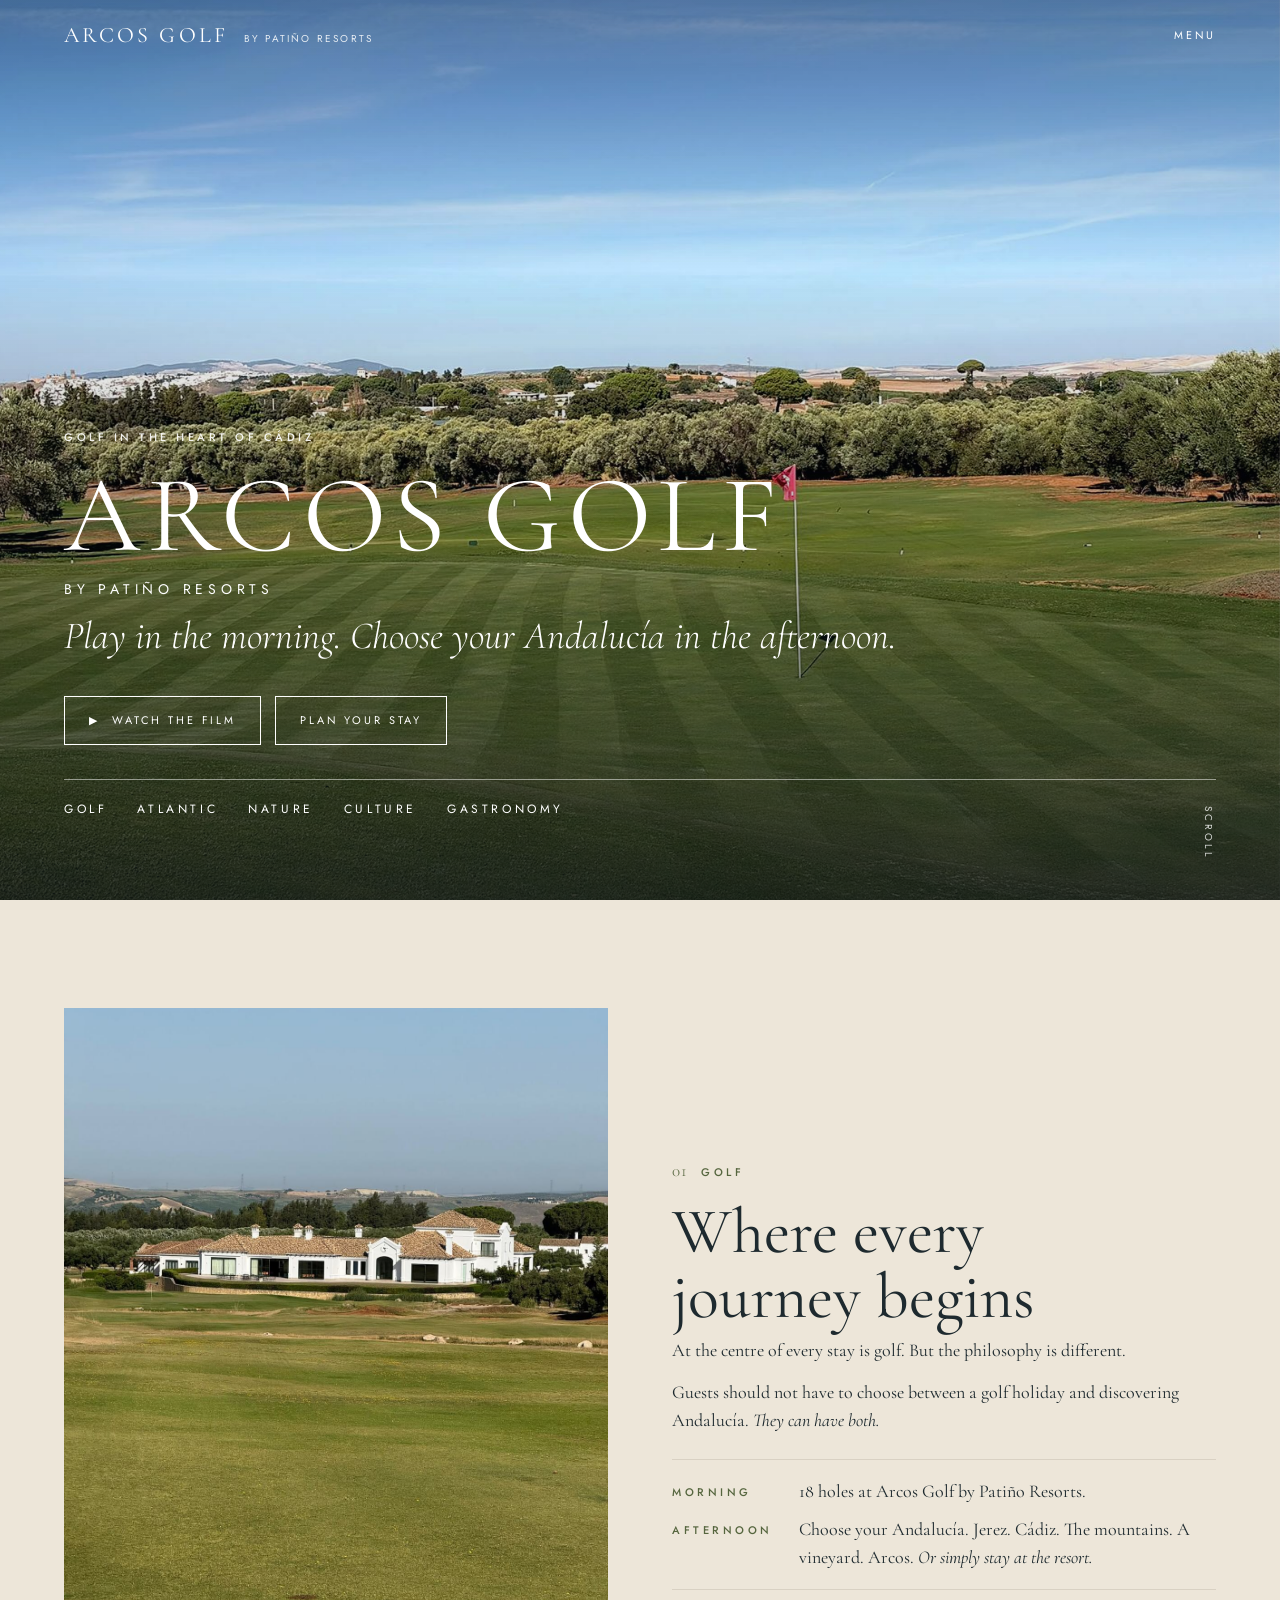
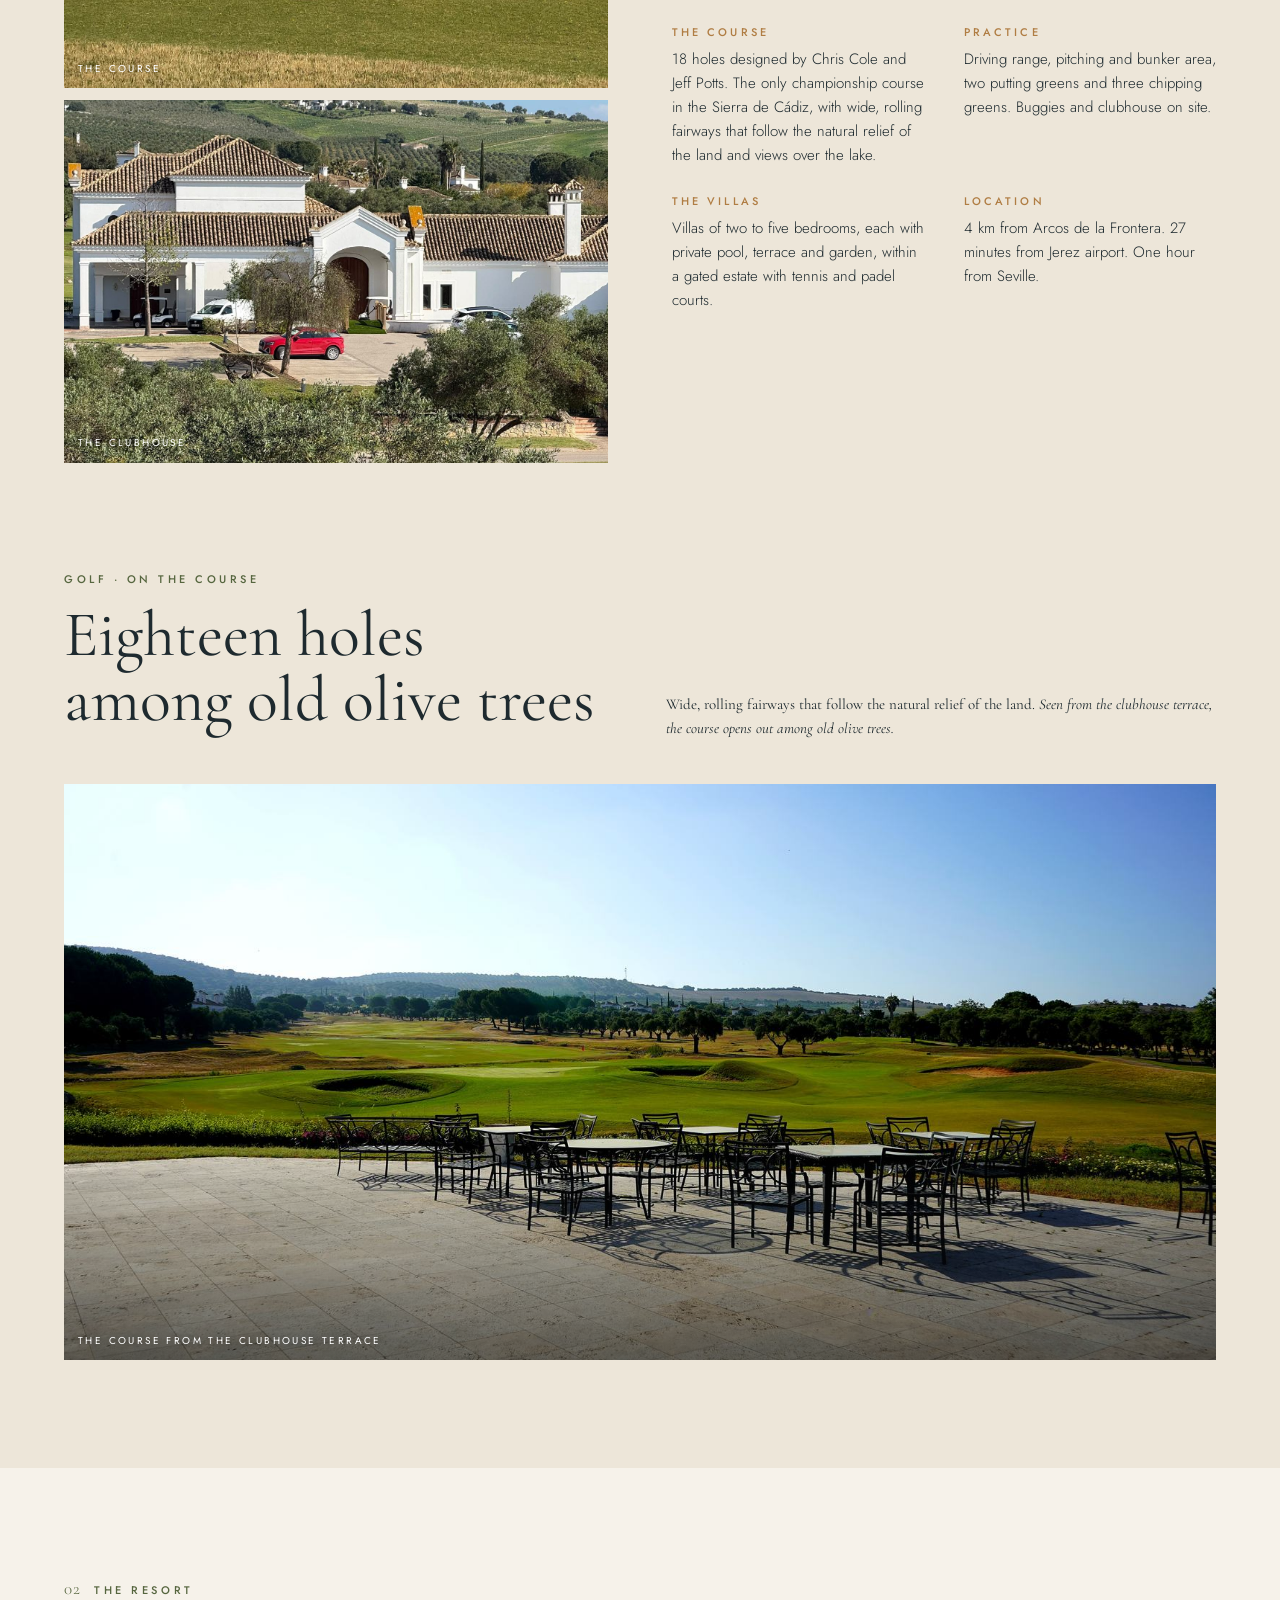
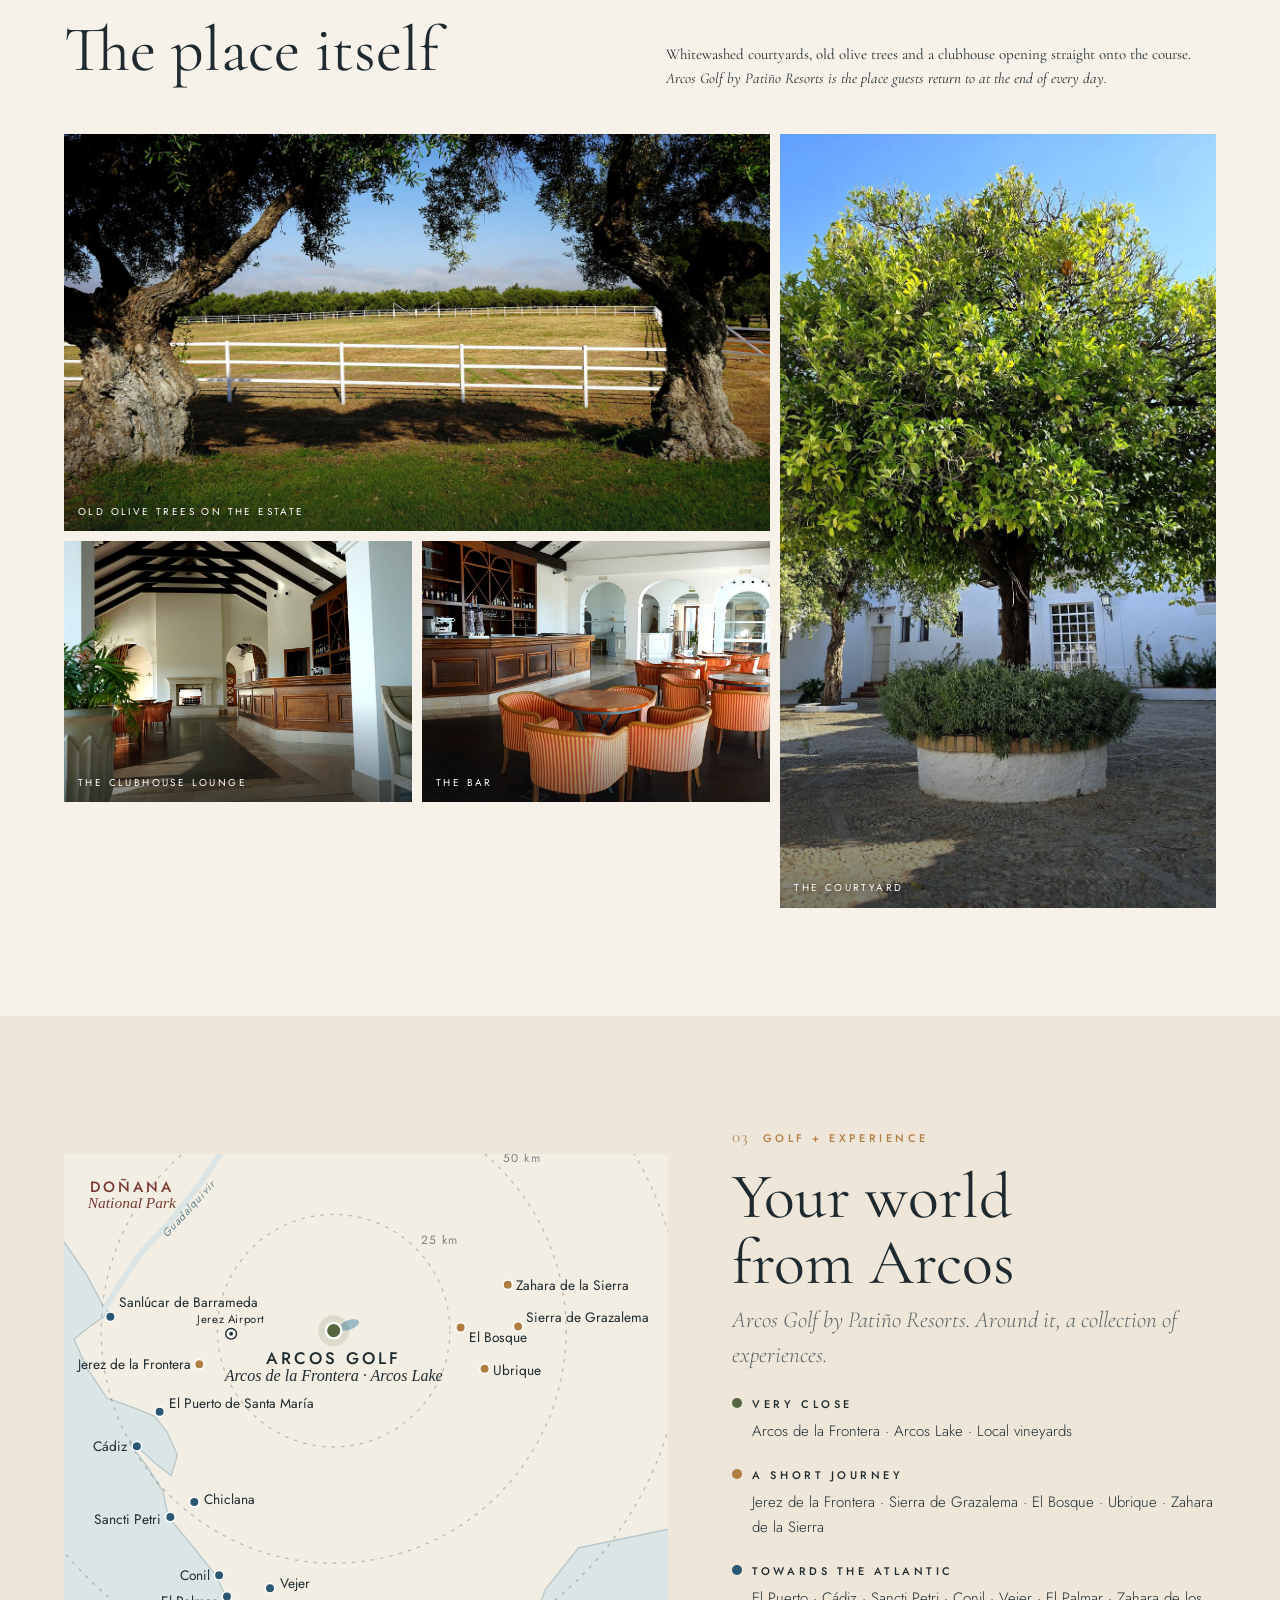
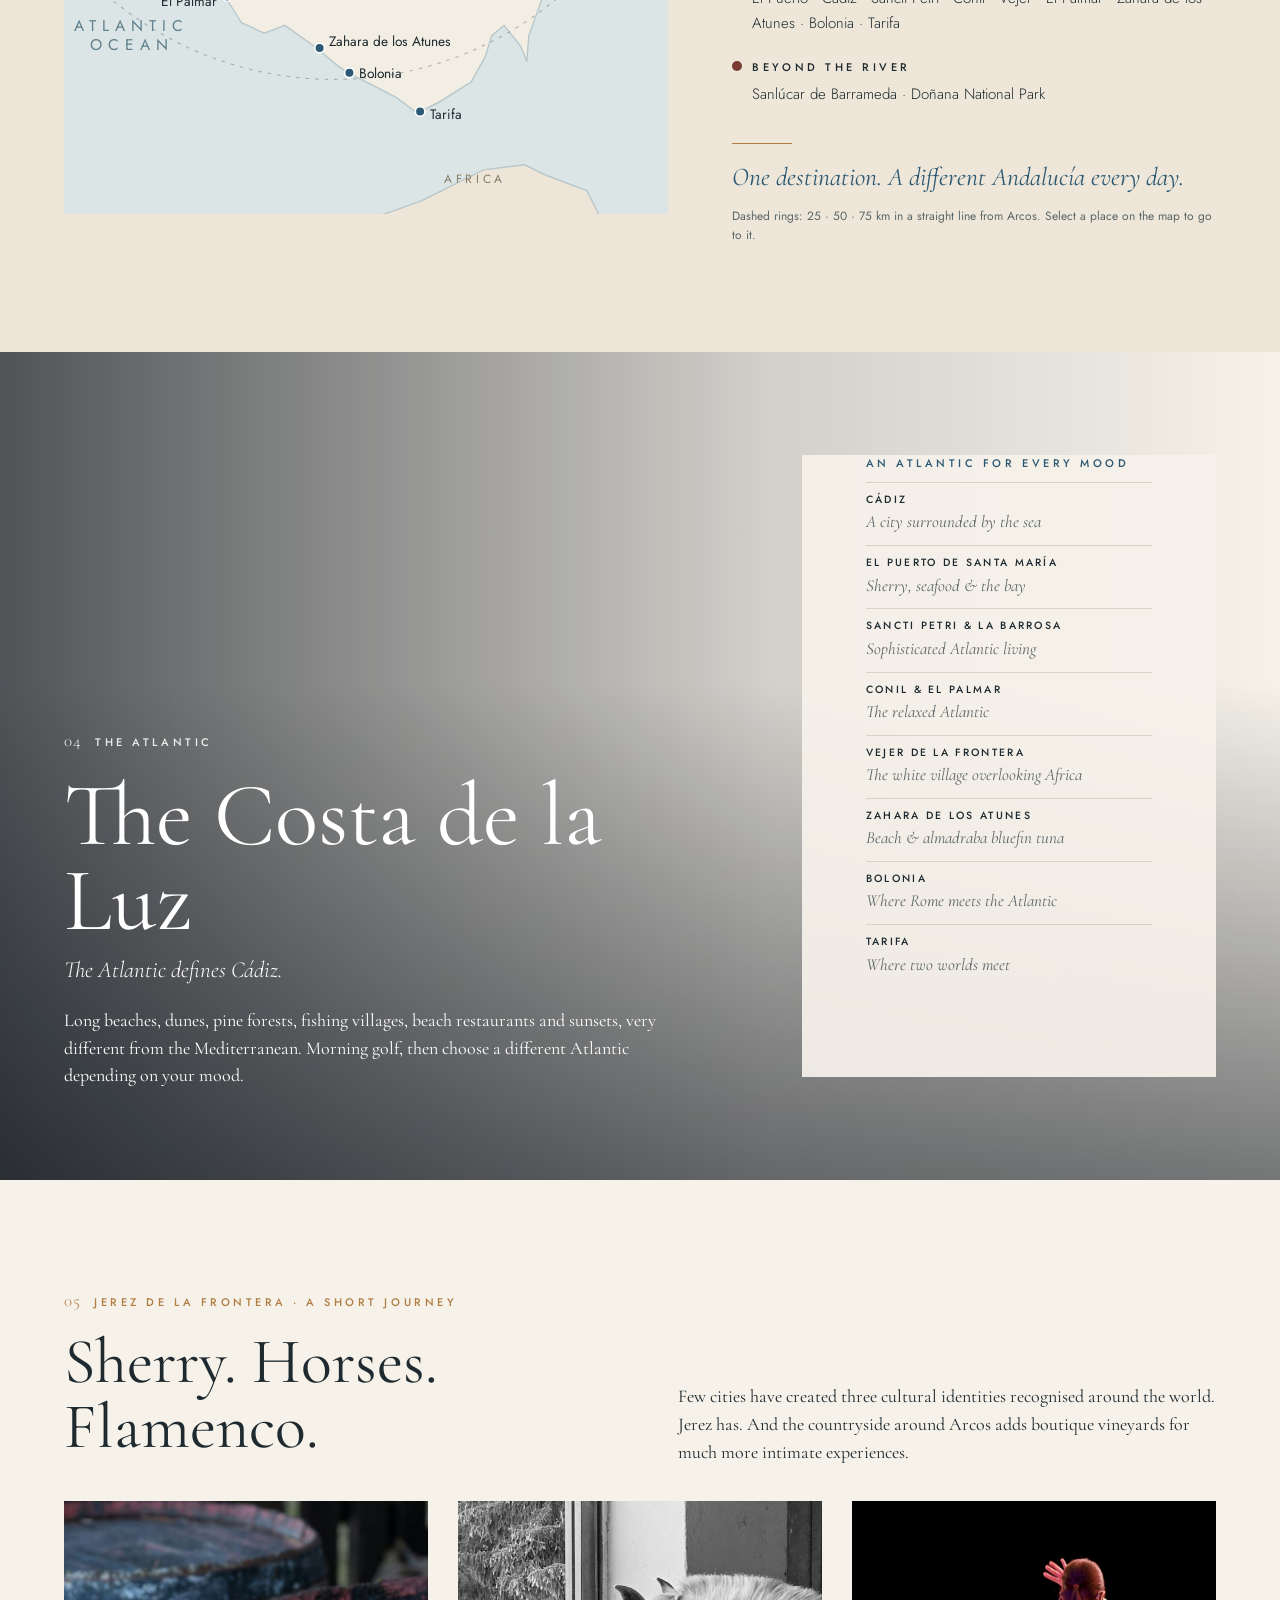
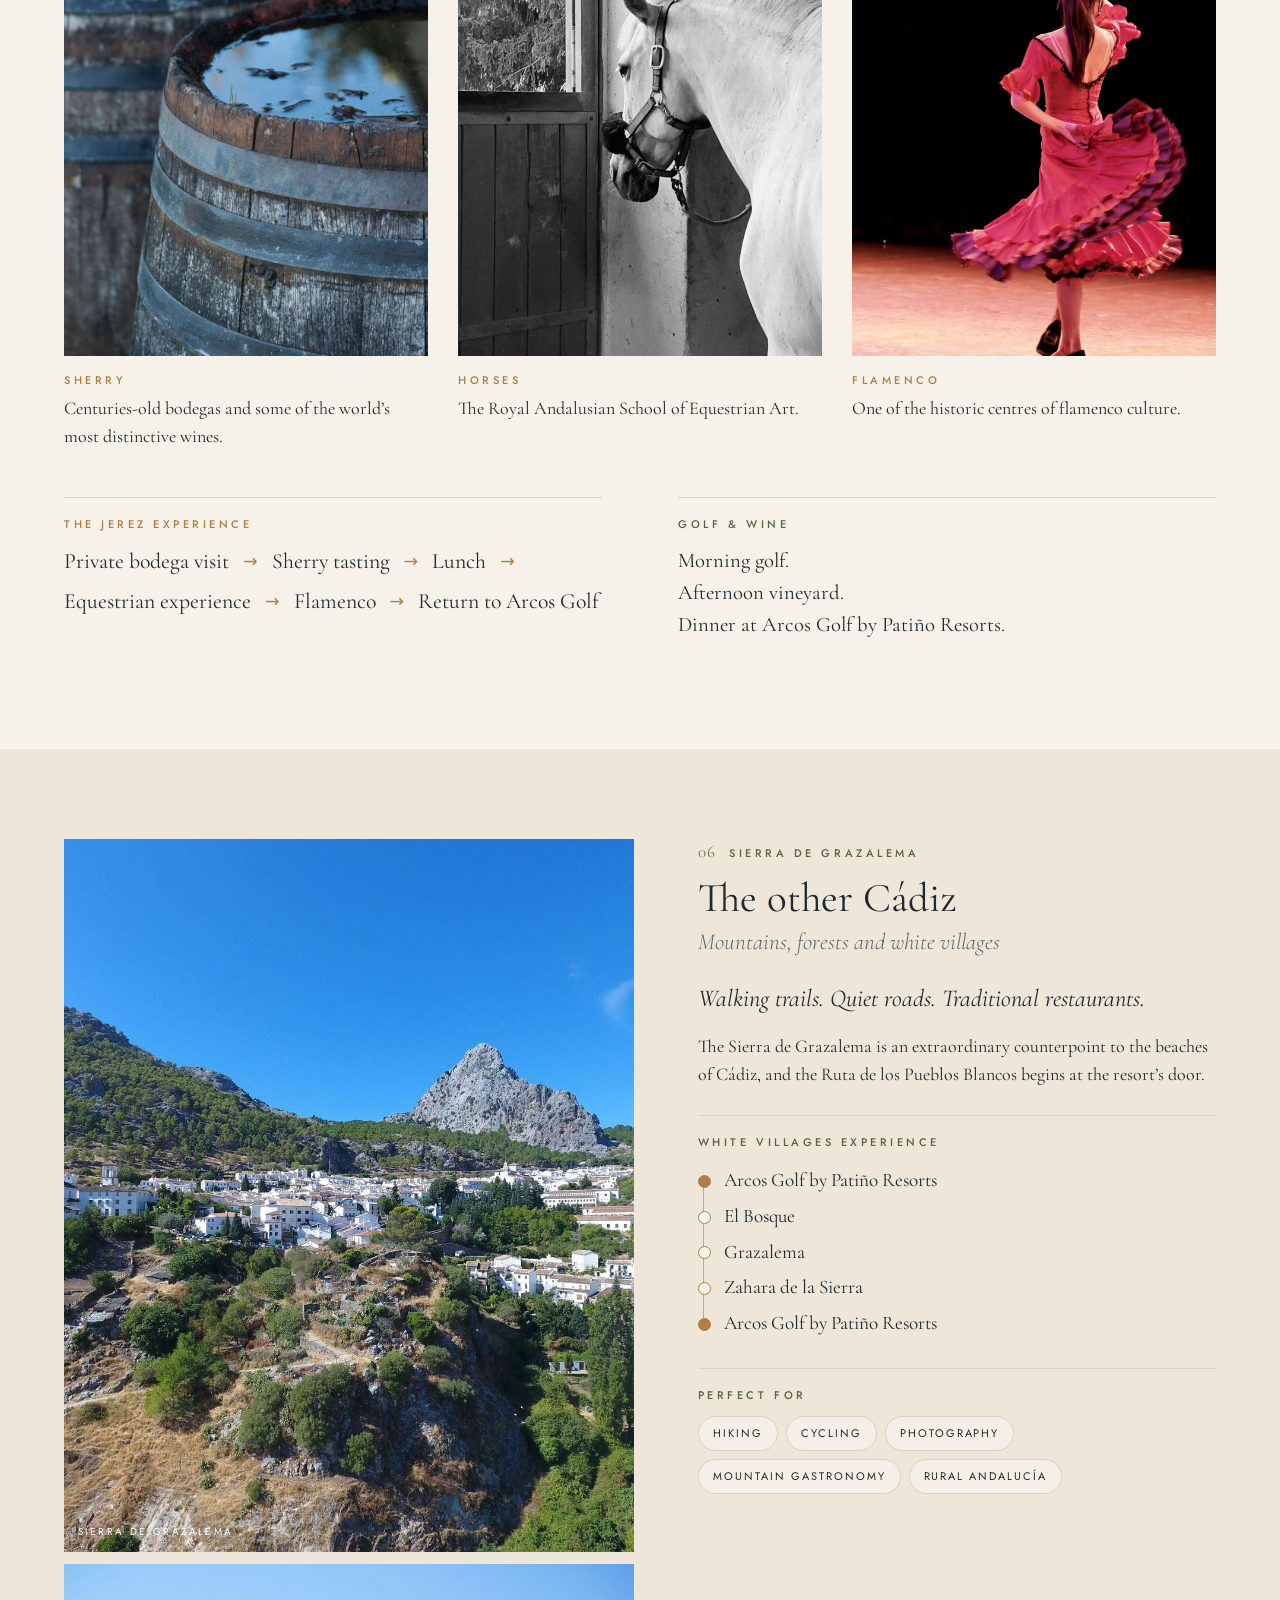
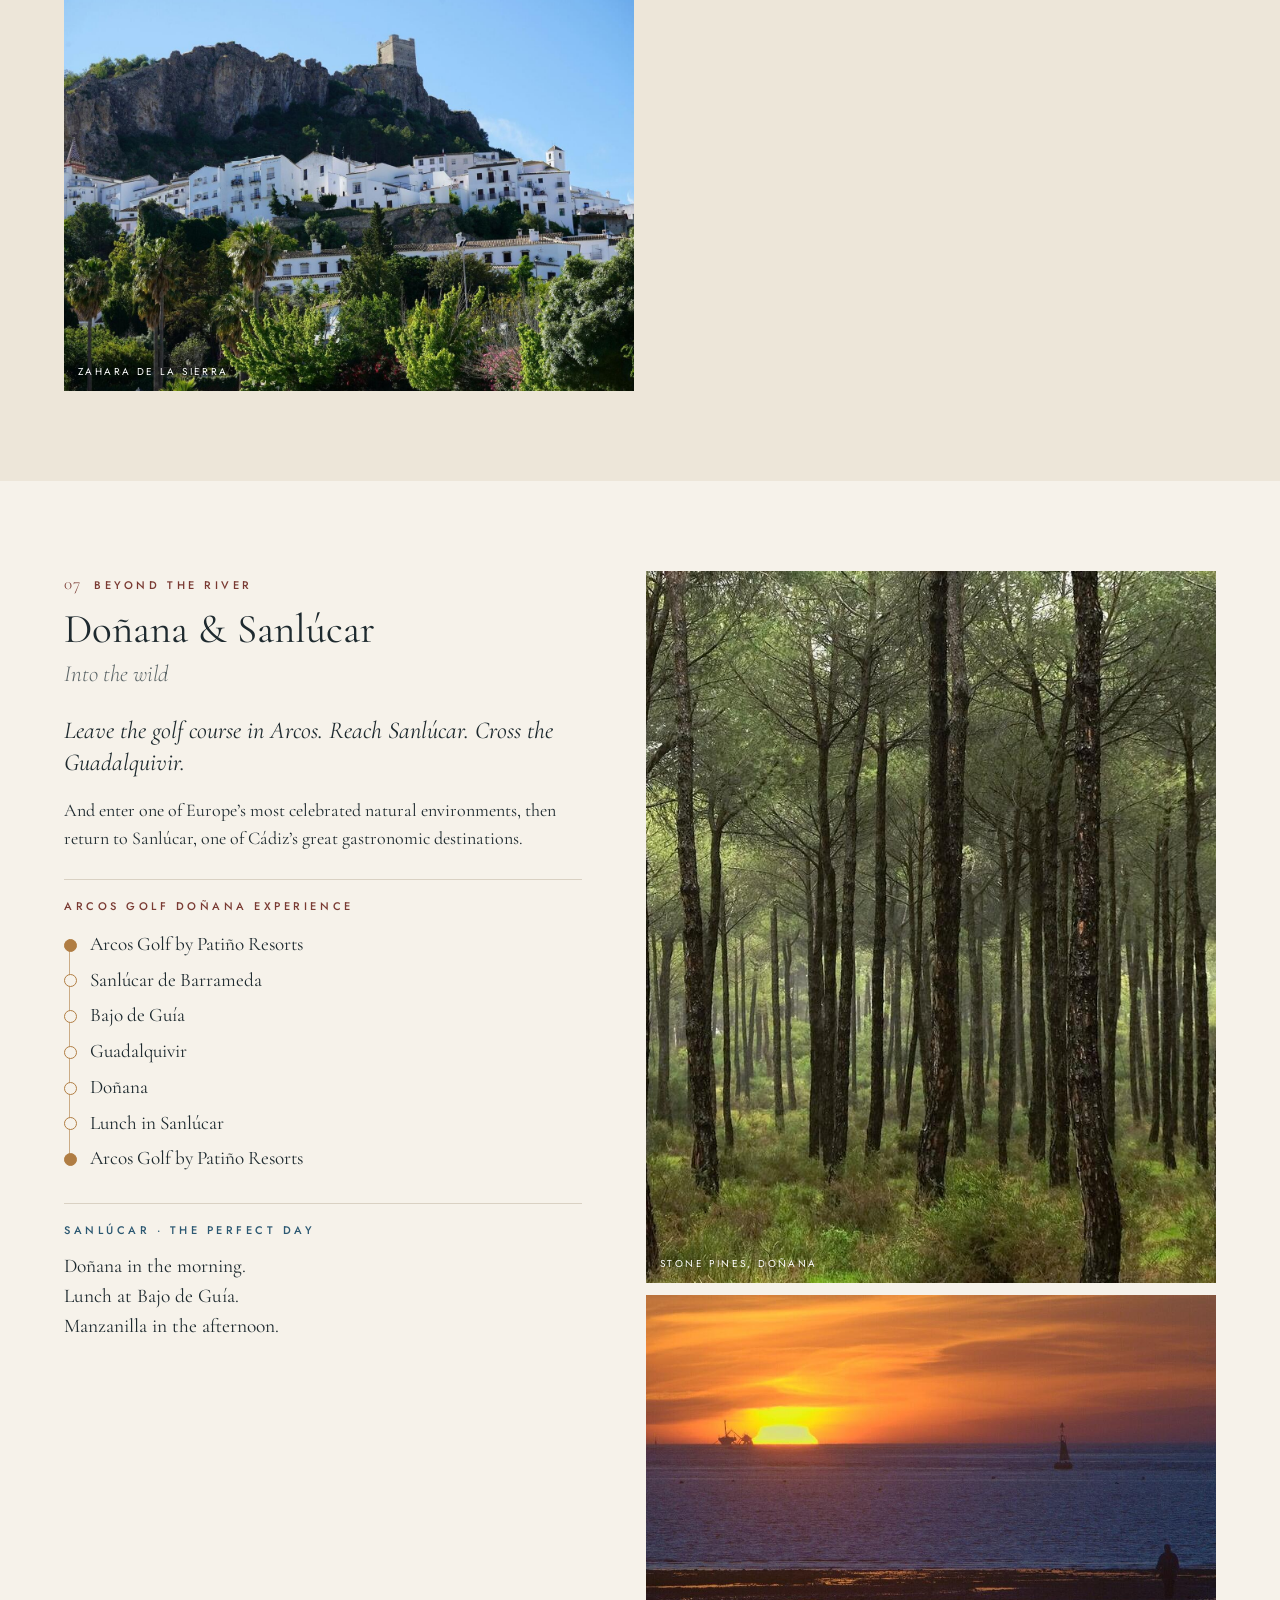
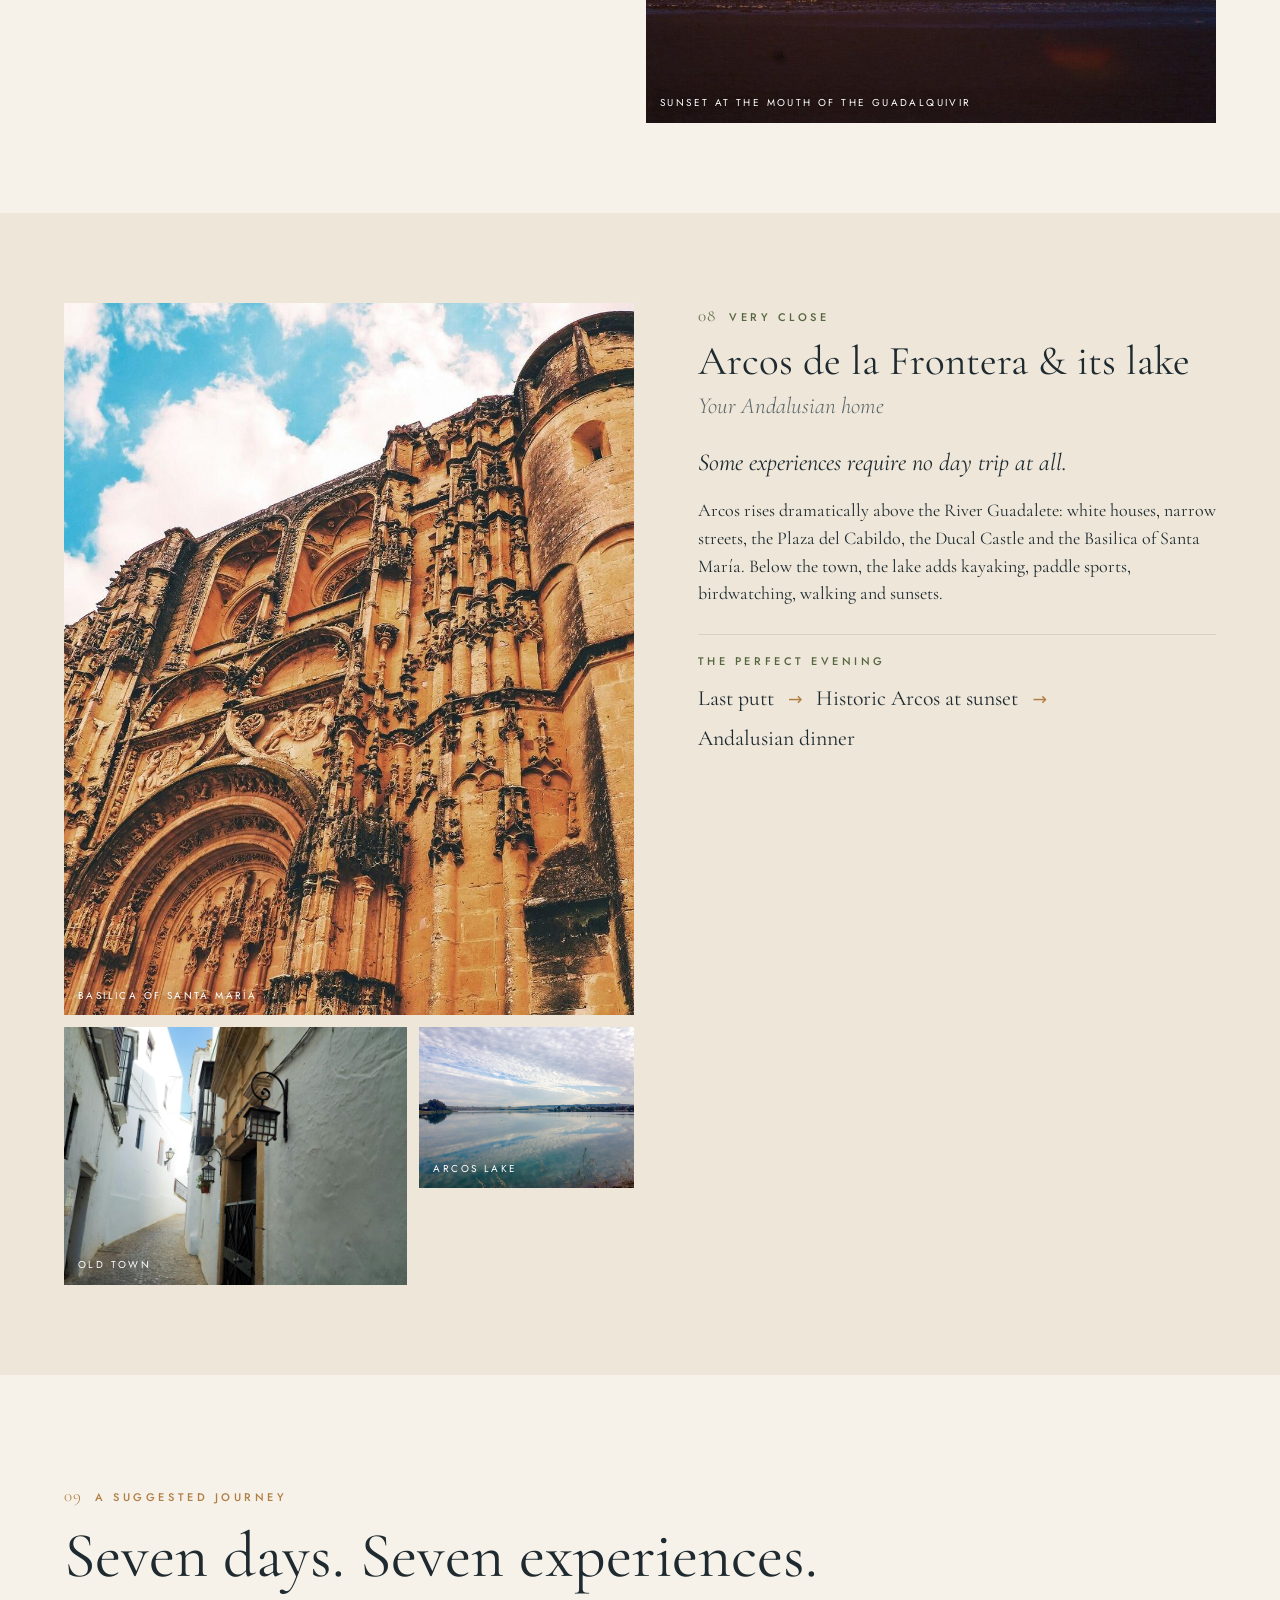
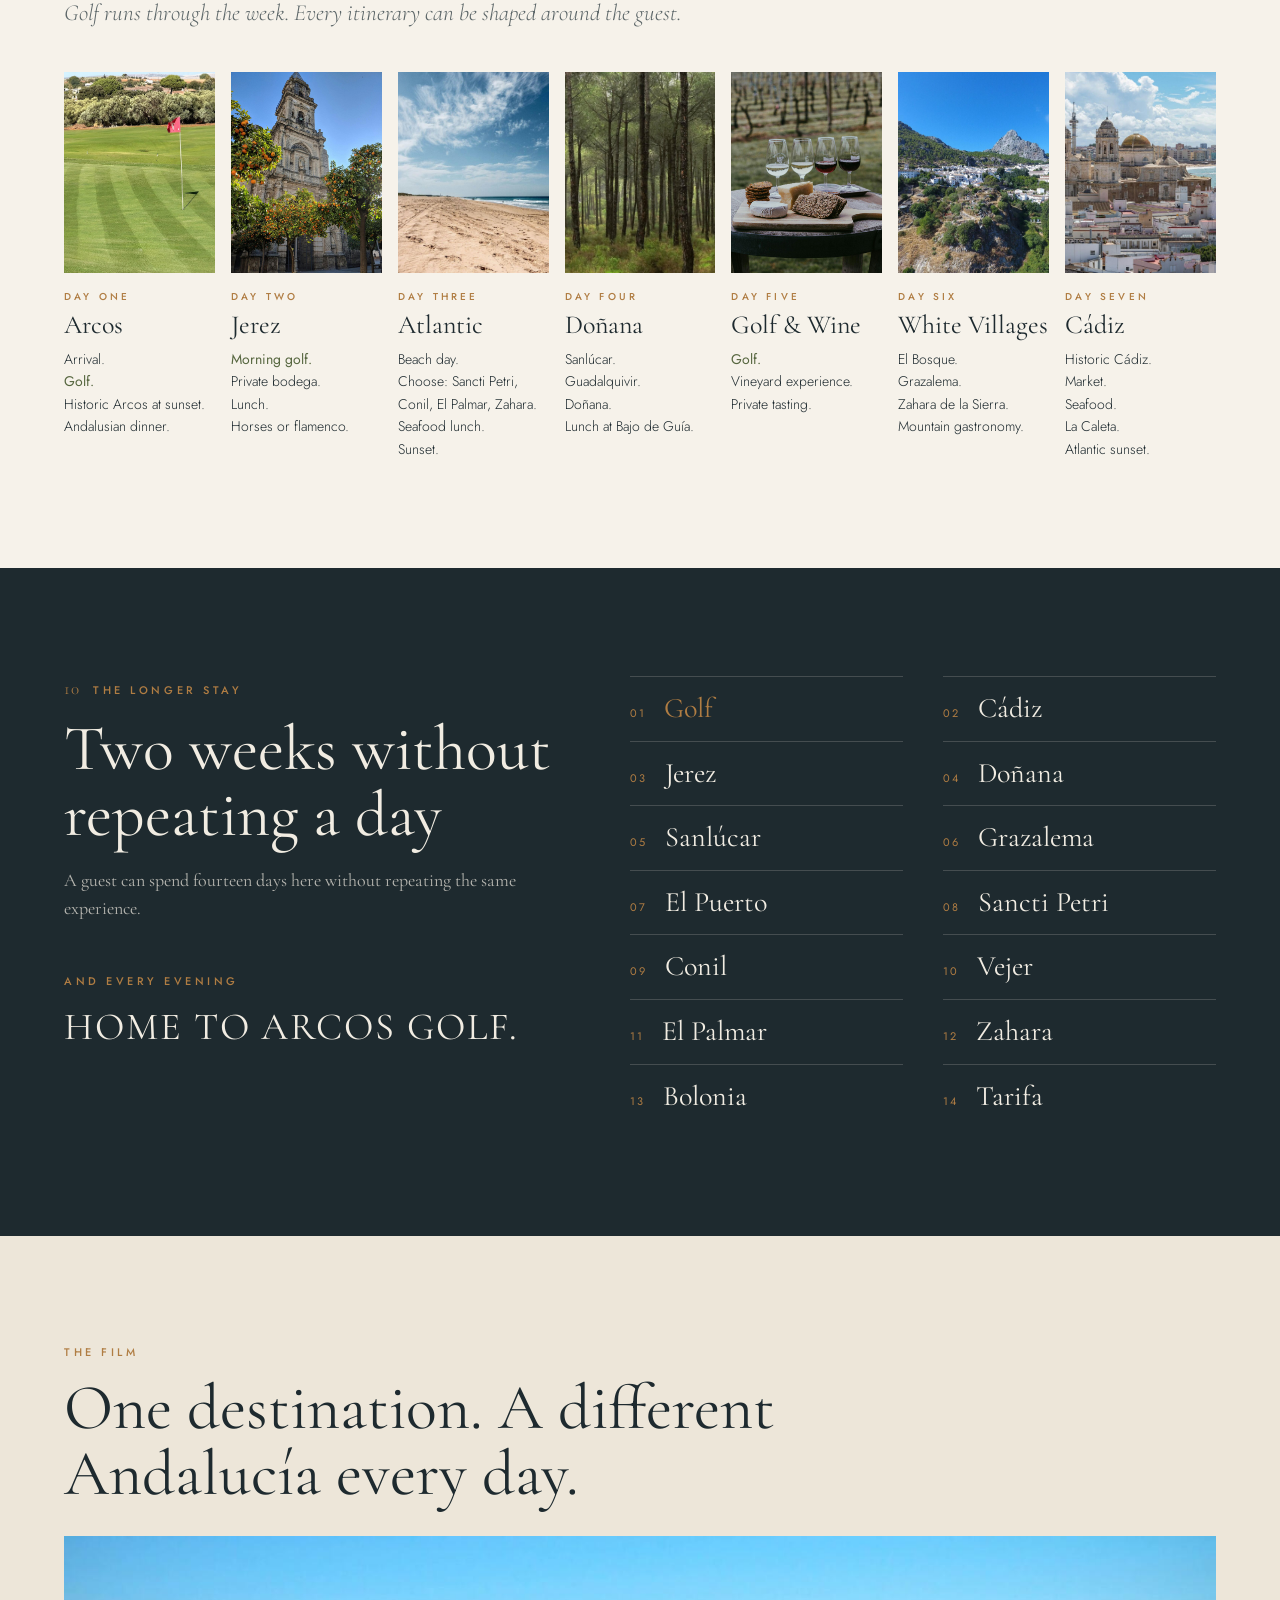
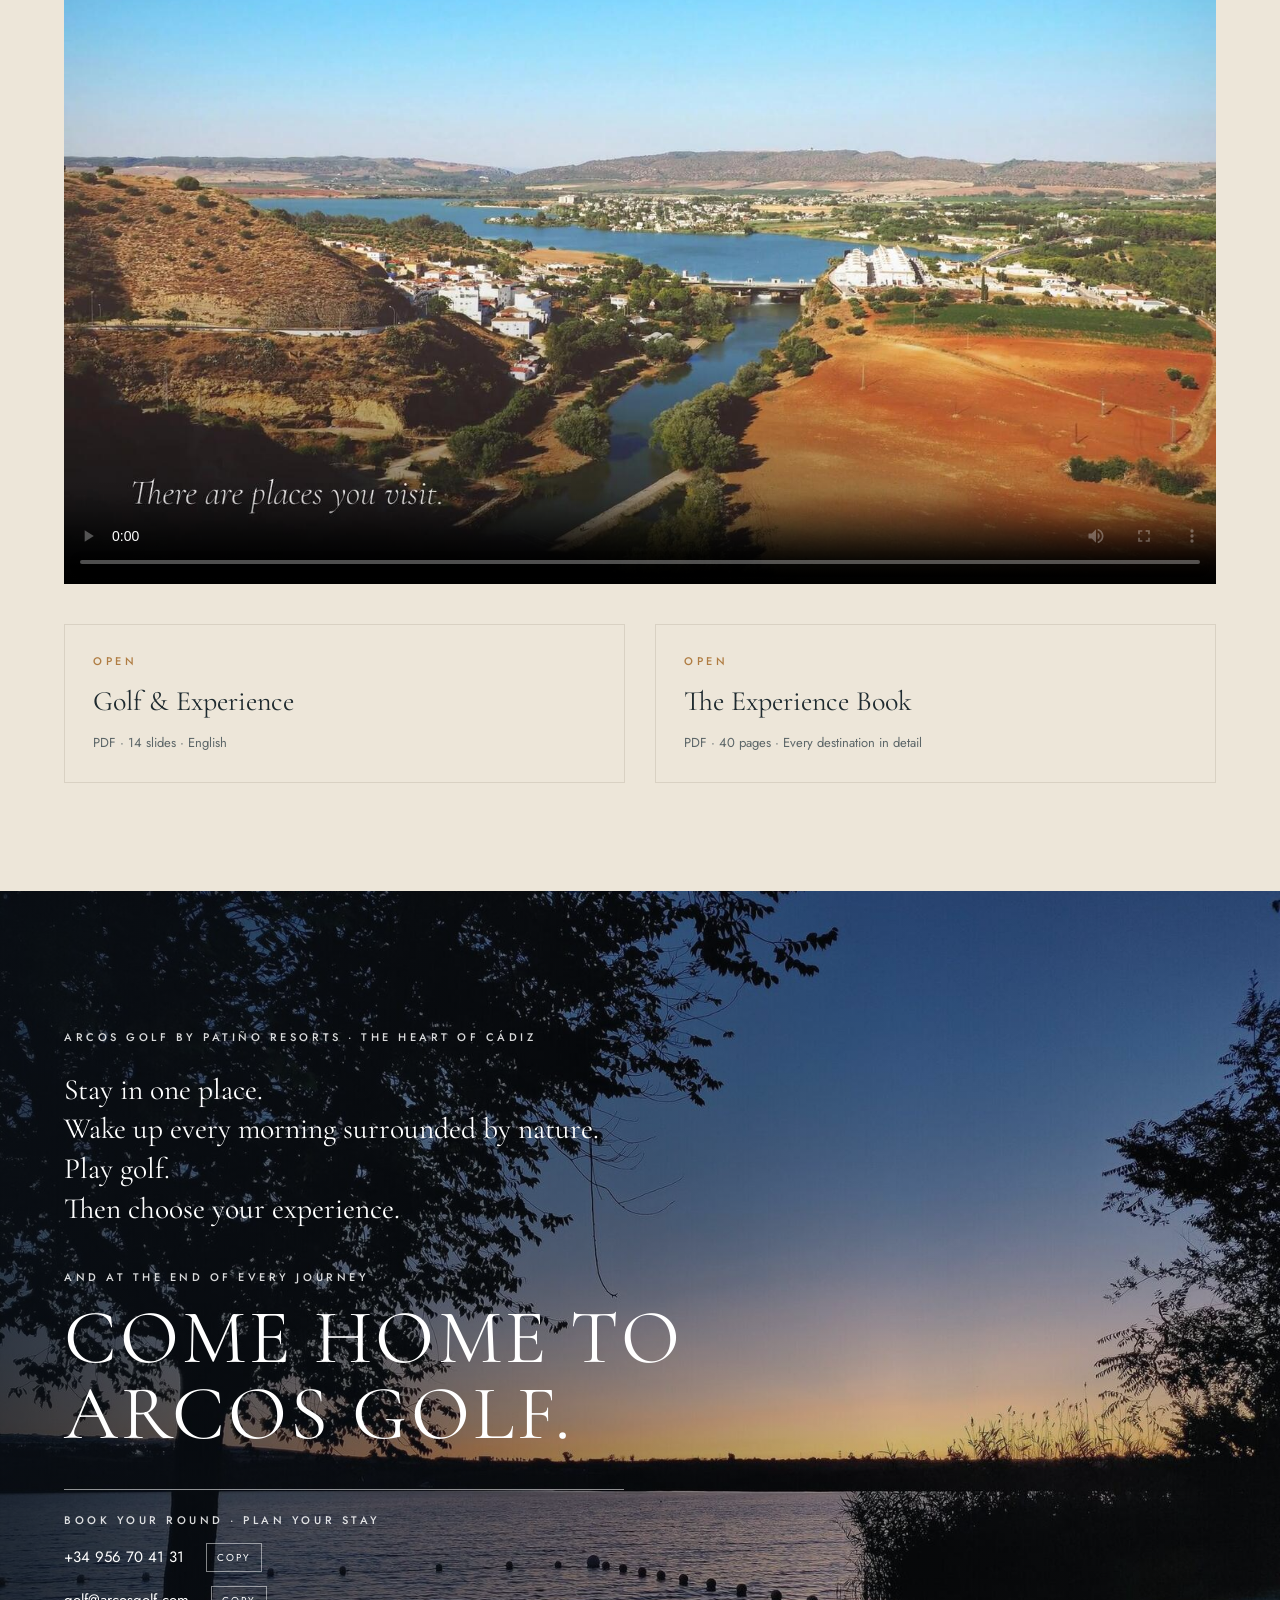
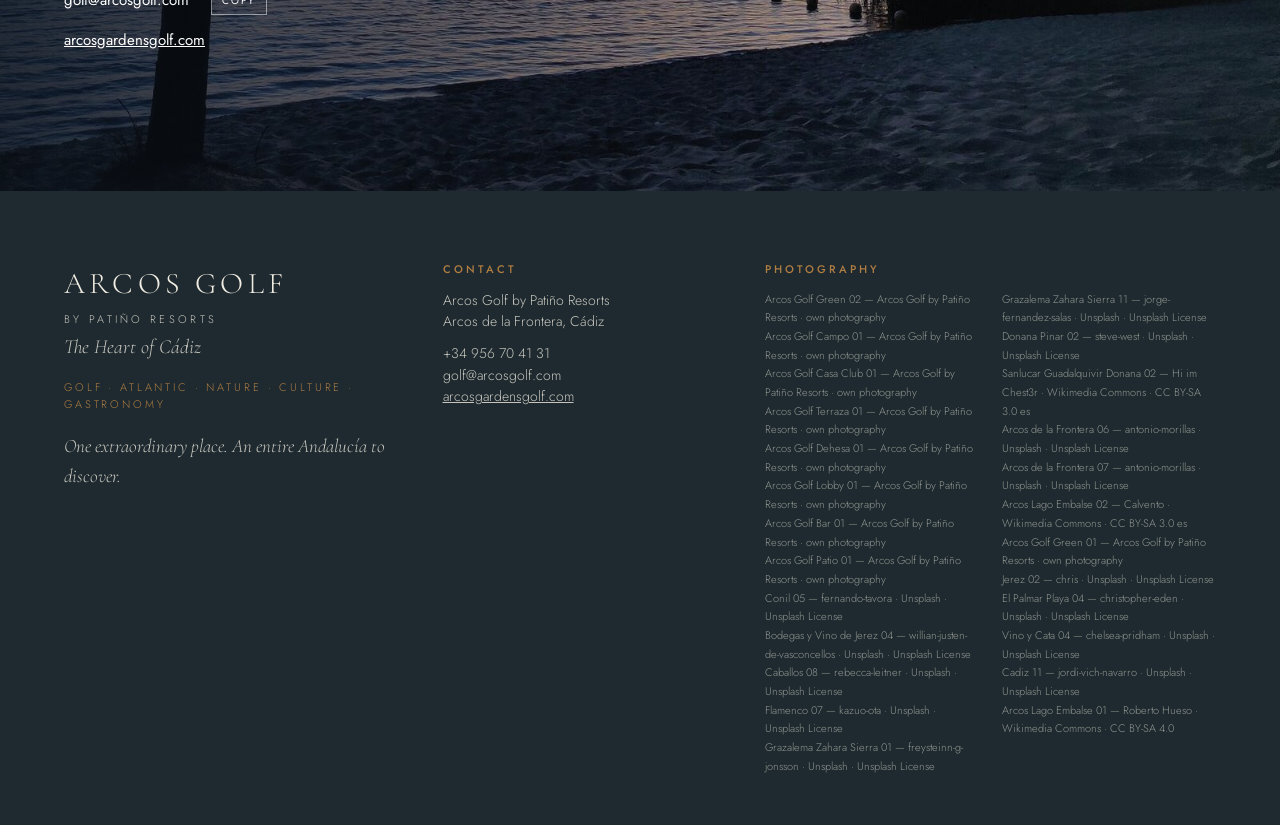
<file: holidays/index.html>
<!doctype html><html lang="en"><head><meta charset="utf-8"><meta name="robots" content="noindex, nofollow"><meta name="viewport" content="width=device-width,initial-scale=1,viewport-fit=cover"></head><body>
<title>Arcos Golf Holidays</title>
<meta name="description" content="Arcos Golf by Patiño Resorts. Championship golf in the Heart of Cádiz, with an entire Andalucía to discover.">
<link rel="stylesheet" href="assets/css/style.css">
<style>/* Investor & commercial pages · additions to the Experience Book web system */
.rv{opacity:1!important;transform:none!important}
.nav{padding-top:calc(18px + env(safe-area-inset-top,0px))}
.nav.solid{padding-top:calc(12px + env(safe-area-inset-top,0px))}
.hero{height:min(100svh,900px)}
a:focus-visible,button:focus-visible{outline:2px solid var(--albero);outline-offset:3px}
h2.t,h3.t{text-wrap:balance}
.trio{display:grid;grid-template-columns:repeat(3,1fr);gap:clamp(26px,4vw,60px);margin-top:44px}
.trio>div{border-top:1px solid var(--albero);padding-top:18px;min-width:0}
.trio h3{font-size:clamp(28px,2.6vw,40px);font-weight:400;line-height:1.08;margin:10px 0 10px}
.trio p{font-size:.98em}
.band5{display:grid;grid-template-columns:repeat(5,1fr);gap:22px 30px;margin-top:56px;padding-top:30px;border-top:1px solid var(--line)}
.band5>div{border-top:1px solid var(--albero);padding-top:12px}
.band5 b{display:block;font-weight:400;font-size:clamp(30px,2.8vw,44px);line-height:1}
.band5 span{display:block;font-family:var(--sans);font-size:11px;letter-spacing:.16em;text-transform:uppercase;color:var(--muted);margin-top:8px;line-height:1.5}
.path{display:grid;grid-template-columns:repeat(4,1fr);margin-top:50px}
.path>div{position:relative;padding:42px 28px 0 0;min-width:0}
.path>div:before{content:"";position:absolute;left:0;right:0;top:11px;height:1px;background:var(--albero)}
.path>div:after{content:"";position:absolute;left:0;top:4px;width:15px;height:15px;border-radius:50%;background:var(--paper2);border:1px solid var(--albero)}
.path>div.on:after{background:var(--albero)}
.path b{display:block;font-weight:400;font-size:clamp(28px,2.6vw,40px);line-height:1.05;margin:10px 0}
.path p{font-family:var(--sans);font-weight:300;font-size:15px;line-height:1.6}
.path .kicker{color:var(--albero)}
.gap{font-style:italic;font-size:clamp(22px,2vw,30px);line-height:1.3;color:var(--wine);margin-top:30px;padding-top:22px;border-top:1px solid var(--line)}
.mosaic{display:grid;grid-template-columns:1fr 1fr;gap:10px}
.mosaic .frame{aspect-ratio:1/1}
.dkfigs b{color:#F1ECE2}.dark .pj-figs span{color:rgba(241,236,226,.66)}
.dark .pj-figs>div{border-color:var(--albero)}
.dark .quote{color:#F1ECE2}
.disc{font-family:var(--sans);font-weight:300;font-size:12.5px;line-height:1.7;color:var(--muted);margin-top:26px}
.contactbox{border-top:1px solid var(--albero);padding-top:22px;margin-top:36px}
.contactbox .big{font-size:clamp(24px,2.2vw,32px);line-height:1.35}
.copyrow{display:flex;flex-wrap:wrap;gap:10px 22px;margin-top:14px;font-family:var(--sans);font-size:15px;align-items:center}
.copyrow span{user-select:all}
.copy{font-family:var(--sans);font-size:10px;letter-spacing:.2em;text-transform:uppercase;border:1px solid var(--line);background:transparent;color:inherit;padding:6px 10px;cursor:pointer}
.copy:hover{border-color:var(--albero)}
.closing .copy{border-color:rgba(255,255,255,.5)}
.split2{display:grid;grid-template-columns:1fr 1fr;gap:clamp(30px,6vw,100px);align-items:center}
.three-id{display:grid;grid-template-columns:repeat(3,1fr);gap:30px;margin-top:34px}
.three-id .frame{aspect-ratio:4/5}
.days li.g{color:var(--olive);font-weight:400}
.twolist div.g{color:var(--albero)}
.facts.two-col{grid-template-columns:1fr 1fr}
@media(max-width:980px){
  .trio,.three-id{grid-template-columns:1fr}
  .band5{grid-template-columns:1fr 1fr}
  .path{grid-template-columns:1fr 1fr;row-gap:30px}
  .split2{grid-template-columns:1fr}
  .closing .in{padding:80px var(--gut)}
}
@media(max-width:560px){.path{grid-template-columns:1fr}}
.min0{min-width:0}
</style>
<nav class="nav"><a class="brand" href="#top">ARCOS GOLF <small>by Patiño Resorts</small></a><button class="burger" aria-label="Menu">Menu</button>
<ul class="menu"><li><a href="#golf">Golf</a></li><li><a href="#course">The course</a></li><li><a href="#resort">The resort</a></li><li><a href="#andalucia">Golf + Andalucía</a></li><li><a href="#atlantic">Atlantic</a></li><li><a href="#jerez">Jerez</a></li><li><a href="#sierra">Sierra</a></li><li><a href="#donana">Doñana</a></li><li><a href="#itineraries">Itineraries</a></li><li><a href="#film">Film</a></li><li><a href="#stay">Plan your stay</a></li></ul></nav>
<header class="hero" id="top"><div class="bg" style="background-image:url('assets/img/Arcos_Golf_Green_02.jpg');background-position:center 72%"></div>
<div class="in"><div class="kicker" style="color:rgba(255,255,255,.9)">Golf in the Heart of Cádiz</div>
<h1>ARCOS GOLF</h1><div class="byline">by Patiño Resorts</div><div class="sub">Play in the morning. Choose your Andalucía in the afternoon.</div>
<div class="cta"><a class="btn" href="#" data-film>▶&nbsp; Watch the film</a><a class="btn" href="#stay">Plan your stay</a></div>
<div class="tag"><span>Golf</span><span>Atlantic</span><span>Nature</span><span>Culture</span><span>Gastronomy</span></div></div>
<div class="scrollhint">Scroll</div></header><section class="golf pad" id="golf"><div class="wrap golfgrid">
<div class="rv"><div style="aspect-ratio:4/5;max-width:100%"><div style="height:100%" class="frame "><img loading="lazy" src="assets/img/Arcos_Golf_Campo_01.jpg" style="object-position:center 40%" alt="The course"><span class="cap">The course</span></div></div>
<div style="aspect-ratio:3/2;max-width:100%;margin-top:12px"><div style="height:100%" class="frame "><img loading="lazy" src="assets/img/Arcos_Golf_Casa_Club_01.jpg" style="object-position:center 45%" alt="The clubhouse"><span class="cap">The clubhouse</span></div></div></div>
<div class="rv min0"><div class="kicker" style="color:var(--olive)"><span class="n">01</span><span>Golf</span></div><h2 class="t">Where every journey begins</h2>
<p>At the centre of every stay is golf. But the philosophy is different.</p><p>Guests should not have to choose between a golf holiday and discovering Andalucía. <em>They can have both.</em></p>
<div class="day"><div class="kicker">Morning</div><div>18 holes at Arcos Golf by Patiño Resorts.</div><div class="kicker">Afternoon</div><div>Choose your Andalucía. Jerez. Cádiz. The mountains. A vineyard. Arcos. <em>Or simply stay at the resort.</em></div></div>
<div class="facts"><div><h4>The course</h4><p>18 holes designed by Chris Cole and Jeff Potts. The only championship course in the Sierra de Cádiz, with wide, rolling fairways that follow the natural relief of the land and views over the lake.</p></div>
<div><h4>Practice</h4><p>Driving range, pitching and bunker area, two putting greens and three chipping greens. Buggies and clubhouse on site.</p></div>
<div><h4>The villas</h4><p>Villas of two to five bedrooms, each with private pool, terrace and garden, within a gated estate with tennis and padel courts.</p></div>
<div><h4>Location</h4><p>4 km from Arcos de la Frontera. 27 minutes from Jerez airport. One hour from Seville.</p></div></div></div></div></section><section class="course pad" id="course"><div class="wrap">
<div class="rv resorthead"><div><div class="kicker" style="color:var(--olive)">Golf · On the course</div><h2 class="t">Eighteen holes among old olive trees</h2></div>
<p class="muted">Wide, rolling fairways that follow the natural relief of the land. <em>Seen from the clubhouse terrace, the course opens out among old olive trees.</em></p></div>
<div class="cgrid rv"><div class="c-wide"><div class="frame "><img loading="lazy" src="assets/img/Arcos_Golf_Terraza_01.jpg" style="object-position:center 62%" alt="The course from the clubhouse terrace"><span class="cap">The course from the clubhouse terrace</span></div></div></div></div></section><section class="resort pad" id="resort"><div class="wrap">
<div class="rv resorthead"><div><div class="kicker" style="color:var(--olive)"><span class="n">02</span><span>The resort</span></div><h2 class="t">The place itself</h2></div>
<p class="muted">Whitewashed courtyards, old olive trees and a clubhouse opening straight onto the course. <em>Arcos Golf by Patiño Resorts is the place guests return to at the end of every day.</em></p></div>
<div class="rgrid rv"><div class="rleft">
<div class="g-wide"><div class="frame "><img loading="lazy" src="assets/img/Arcos_Golf_Dehesa_01.jpg" style="object-position:center 55%" alt="Old olive trees on the estate"><span class="cap">Old olive trees on the estate</span></div></div>
<div><div class="frame "><img loading="lazy" src="assets/img/Arcos_Golf_Lobby_01.jpg" style="object-position:center 50%" alt="The clubhouse lounge"><span class="cap">The clubhouse lounge</span></div></div><div><div class="frame "><img loading="lazy" src="assets/img/Arcos_Golf_Bar_01.jpg" style="object-position:center 50%" alt="The bar"><span class="cap">The bar</span></div></div></div>
<div class="rtall"><div class="frame "><img loading="lazy" src="assets/img/Arcos_Golf_Patio_01.jpg" style="object-position:center 45%" alt="The courtyard"><span class="cap">The courtyard</span></div></div></div></div></section><section class="pad" id="andalucia" style="background:var(--paper2)"><div class="wrap mapsec">
<div class="mapbox rv"><svg style="overflow:hidden" viewBox="0 0 507 554" xmlns="http://www.w3.org/2000/svg" font-family="Jost">
<defs><clipPath id="cl"><rect width="507" height="554"/></clipPath></defs><g clip-path="url(#cl)"><rect width="507" height="554" fill="#DCE5E6"/>
<polygon points="-116.5,-46.2 -33.2,40.4 -2.0,70.7 18.8,101.0 32.7,127.0 37.9,133.5 22.2,144.3 8.4,155.1 18.8,178.9 36.1,204.9 60.4,213.6 76.0,220.1 86.4,233.0 95.1,252.5 89.9,269.8 76.0,259.0 62.1,246.0 55.2,240.4 56.9,246.0 69.1,261.2 82.9,282.8 87.5,304.5 102.0,321.8 115.9,339.1 128.0,354.3 136.7,373.7 148.9,393.2 167.9,401.9 185.3,395.4 209.6,412.7 230.4,430.0 240.8,436.5 258.1,445.2 278.9,456.0 296.3,469.0 313.6,460.3 341.4,443.0 353.5,421.4 358.7,404.0 369.1,395.4 383.0,412.7 388.2,425.7 389.9,404.0 403.8,365.1 431.5,330.5 577.2,300.1 577.2,-46.2" fill="#F3EEE4" stroke="#B9C8CB" stroke-width="1.2"/>
<polygon points="126.3,603.2 188.7,564.2 226.9,568.5 299.7,542.6 351.8,516.6 386.4,512.3 403.8,520.9 438.5,533.9 473.2,603.2" fill="#ECE5D8" stroke="#B9C8CB" stroke-width="1.2"/>
<polyline points="32.7,131.3 46.5,109.7 63.9,83.7 88.2,57.7 112.4,27.4 133.2,-2.9 154.1,-46.2" fill="none" stroke="#DCE5E6" stroke-width="5" stroke-linecap="round"/>
<circle cx="226.2" cy="148.2" r="97.5" fill="none" stroke="#1E2A2F" stroke-opacity=".28" stroke-width="1" stroke-dasharray="3 5"/>
<text x="299.1" y="75.3" font-size="10" fill="#1E2A2F" fill-opacity=".55" letter-spacing="1">25 km</text>
<circle cx="226.2" cy="148.2" r="195.0" fill="none" stroke="#1E2A2F" stroke-opacity=".28" stroke-width="1" stroke-dasharray="3 5"/>
<text x="368.1" y="6.3" font-size="10" fill="#1E2A2F" fill-opacity=".55" letter-spacing="1">50 km</text>
<circle cx="226.2" cy="148.2" r="292.5" fill="none" stroke="#1E2A2F" stroke-opacity=".28" stroke-width="1" stroke-dasharray="3 5"/>
<text x="437.0" y="-62.6" font-size="10" fill="#1E2A2F" fill-opacity=".55" letter-spacing="1">75 km</text>
<text class="pl" data-go="donana" style="cursor:pointer" x="56.9" y="31.7" font-size="12.5" fill="#7A3B33" letter-spacing="2.5" font-weight="500" text-anchor="middle">DOÑANA</text>
<text x="56.9" y="45.7" font-size="10" fill="#7A3B33" font-style="italic" text-anchor="middle" font-family="Cormorant Garamond" style="font-size:13px">National Park</text>
<text x="86.4" y="70.7" font-size="9" fill="#5E7F8C" font-style="italic" transform="rotate(-48 86.4 70.7)" letter-spacing="1">Guadalquivir</text>
<text x="56.9" y="399.7" font-size="13" fill="#5E7F8C" letter-spacing="5" text-anchor="middle">ATLANTIC</text>
<text x="56.9" y="415.7" font-size="13" fill="#5E7F8C" letter-spacing="5" text-anchor="middle">OCEAN</text>
<text x="344.8" y="527.4" font-size="10" fill="#8A7B63" letter-spacing="3" text-anchor="middle">AFRICA</text>
<g transform="translate(140.2,150.8)"><circle r="4.5" fill="#fff" stroke="#1E2A2F" stroke-width="1.2"/><circle r="1.6" fill="#1E2A2F"/></g><text x="140.2" y="141.8" font-size="9.5" fill="#1E2A2F" text-anchor="middle" letter-spacing=".5">Jerez Airport</text>
<g class="pl" data-go="jerez"><title>Jerez de la Frontera</title><circle cx="113.5" cy="176.3" r="4" fill="#B07D43" stroke="#fff" stroke-width="1.3"/>
<text x="106.5" y="180.3" font-size="11.5" fill="#1E2A2F" text-anchor="end">Jerez de la Frontera</text></g>
<g class="pl" data-go="sierra"><title>Sierra de Grazalema</title><circle cx="380.9" cy="144.7" r="4" fill="#B07D43" stroke="#fff" stroke-width="1.3"/>
<text x="387.9" y="140.7" font-size="11.5" fill="#1E2A2F" text-anchor="start">Sierra de Grazalema</text></g>
<g class="pl" data-go="sierra"><title>El Bosque</title><circle cx="332.7" cy="145.6" r="4" fill="#B07D43" stroke="#fff" stroke-width="1.3"/>
<text x="339.7" y="157.6" font-size="11.5" fill="#1E2A2F" text-anchor="start">El Bosque</text></g>
<g class="pl" data-go="sierra"><title>Ubrique</title><circle cx="352.8" cy="180.2" r="4" fill="#B07D43" stroke="#fff" stroke-width="1.3"/>
<text x="359.8" y="185.2" font-size="11.5" fill="#1E2A2F" text-anchor="start">Ubrique</text></g>
<g class="pl" data-go="sierra"><title>Zahara de la Sierra</title><circle cx="372.2" cy="109.7" r="4" fill="#B07D43" stroke="#fff" stroke-width="1.3"/>
<text x="379.2" y="113.7" font-size="11.5" fill="#1E2A2F" text-anchor="start">Zahara de la Sierra</text></g>
<g class="pl" data-go="atlantic"><title>El Puerto de Santa María</title><circle cx="80.2" cy="216.2" r="4" fill="#2B5872" stroke="#fff" stroke-width="1.3"/>
<text x="88.2" y="213.2" font-size="11.5" fill="#1E2A2F" text-anchor="start">El Puerto de Santa María</text></g>
<g class="pl" data-go="atlantic"><title>Cádiz</title><circle cx="61.1" cy="245.2" r="4" fill="#2B5872" stroke="#fff" stroke-width="1.3"/>
<text x="53.1" y="249.2" font-size="11.5" fill="#1E2A2F" text-anchor="end">Cádiz</text></g>
<g class="pl" data-go="donana"><title>Sanlúcar de Barrameda</title><circle cx="38.9" cy="136.5" r="4" fill="#2B5872" stroke="#fff" stroke-width="1.3"/>
<text x="45.9" y="128.5" font-size="11.5" fill="#1E2A2F" text-anchor="start">Sanlúcar de Barrameda</text></g>
<g class="pl" data-go="atlantic"><title>Chiclana</title><circle cx="109.3" cy="291.9" r="4" fill="#2B5872" stroke="#fff" stroke-width="1.3"/>
<text x="117.3" y="293.9" font-size="11.5" fill="#1E2A2F" text-anchor="start">Chiclana</text></g>
<g class="pl" data-go="atlantic"><title>Sancti Petri</title><circle cx="89.2" cy="304.5" r="4" fill="#2B5872" stroke="#fff" stroke-width="1.3"/>
<text x="81.2" y="310.5" font-size="11.5" fill="#1E2A2F" text-anchor="end">Sancti Petri</text></g>
<g class="pl" data-go="atlantic"><title>Conil</title><circle cx="130.1" cy="353.4" r="4" fill="#2B5872" stroke="#fff" stroke-width="1.3"/>
<text x="122.1" y="357.4" font-size="11.5" fill="#1E2A2F" text-anchor="end">Conil</text></g>
<g class="pl" data-go="atlantic"><title>El Palmar</title><circle cx="136.7" cy="371.1" r="4" fill="#2B5872" stroke="#fff" stroke-width="1.3"/>
<text x="128.7" y="379.1" font-size="11.5" fill="#1E2A2F" text-anchor="end">El Palmar</text></g>
<g class="pl" data-go="atlantic"><title>Vejer</title><circle cx="172.8" cy="364.2" r="4" fill="#2B5872" stroke="#fff" stroke-width="1.3"/>
<text x="180.8" y="364.2" font-size="11.5" fill="#1E2A2F" text-anchor="start">Vejer</text></g>
<g class="pl" data-go="atlantic"><title>Zahara de los Atunes</title><circle cx="214.4" cy="414.4" r="4" fill="#2B5872" stroke="#fff" stroke-width="1.3"/>
<text x="222.4" y="412.4" font-size="11.5" fill="#1E2A2F" text-anchor="start">Zahara de los Atunes</text></g>
<g class="pl" data-go="atlantic"><title>Bolonia</title><circle cx="239.4" cy="435.2" r="4" fill="#2B5872" stroke="#fff" stroke-width="1.3"/>
<text x="247.4" y="439.2" font-size="11.5" fill="#1E2A2F" text-anchor="start">Bolonia</text></g>
<g class="pl" data-go="atlantic"><title>Tarifa</title><circle cx="298.7" cy="467.7" r="4" fill="#2B5872" stroke="#fff" stroke-width="1.3"/>
<text x="306.7" y="473.7" font-size="11.5" fill="#1E2A2F" text-anchor="start">Tarifa</text></g>
<ellipse cx="239.0" cy="143.4" rx="9" ry="4" fill="#9DBBC6" transform="rotate(-20 239.0 143.4)"/>
<circle cx="226.2" cy="148.2" r="13" fill="#56663F" fill-opacity=".15"/><circle cx="226.2" cy="148.2" r="6.5" fill="#56663F" stroke="#fff" stroke-width="2"/>
<text x="226.2" y="176.2" font-size="14" fill="#1E2A2F" text-anchor="middle" font-weight="500" letter-spacing="2.5">ARCOS GOLF</text>
<text x="226.2" y="190.2" text-anchor="middle" fill="#1E2A2F" font-family="Cormorant Garamond" font-style="italic" style="font-size:13.5px">Arcos de la Frontera · Arcos Lake</text>
</g></svg></div>
<div class="rv min0"><div class="kicker" style="color:var(--albero)"><span class="n">03</span><span>Golf + Experience</span></div><h2 class="t">Your world from Arcos</h2>
<div class="sub">Arcos Golf by Patiño Resorts. Around it, a collection of experiences.</div>
<div class="grp"><div class="kicker"><span class="dot" style="background:var(--olive)"></span>Very close</div><p><a href="#arcos">Arcos de la Frontera</a> · <a href="#arcos">Arcos Lake</a> · <a href="#jerez">Local vineyards</a></p></div>
<div class="grp"><div class="kicker"><span class="dot" style="background:var(--albero)"></span>A short journey</div><p><a href="#jerez">Jerez de la Frontera</a> · <a href="#sierra">Sierra de Grazalema</a> · <a href="#sierra">El Bosque</a> · <a href="#sierra">Ubrique</a> · <a href="#sierra">Zahara de la Sierra</a></p></div>
<div class="grp"><div class="kicker"><span class="dot" style="background:var(--atl)"></span>Towards the Atlantic</div><p><a href="#atlantic">El Puerto · Cádiz · Sancti Petri · Conil · Vejer · El Palmar · Zahara de los Atunes · Bolonia · Tarifa</a></p></div>
<div class="grp"><div class="kicker"><span class="dot" style="background:var(--wine)"></span>Beyond the river</div><p><a href="#donana">Sanlúcar de Barrameda · Doñana National Park</a></p></div>
<p class="quote" style="font-size:clamp(22px,2vw,30px)">One destination. A different Andalucía every day.</p>
<p style="font-family:var(--sans);font-size:12px;color:var(--muted);margin-top:14px">Dashed rings: 25 · 50 · 75 km in a straight line from Arcos. Select a place on the map to go to it.</p></div></div></section><section class="opener" id="atlantic"><div class="bg" style="background-image:url('assets/img/Conil_05.jpg');background-position:center 60%"></div>
<div class="in rv"><div class="kicker"><span class="n">04</span><span>The Atlantic</span></div><h2>The Costa de la Luz</h2><div class="sub">The Atlantic defines Cádiz.</div><p>Long beaches, dunes, pine forests, fishing villages, beach restaurants and sunsets, very different from the Mediterranean. Morning golf, then choose a different Atlantic depending on your mood.</p></div>
<div class="moods rv"><div class="kicker" style="color:var(--atl);margin-bottom:10px">An Atlantic for every mood</div>
<a><b>Cádiz</b><i>A city surrounded by the sea</i></a><a><b>El Puerto de Santa María</b><i>Sherry, seafood &amp; the bay</i></a><a><b>Sancti Petri &amp; La Barrosa</b><i>Sophisticated Atlantic living</i></a><a><b>Conil &amp; El Palmar</b><i>The relaxed Atlantic</i></a><a><b>Vejer de la Frontera</b><i>The white village overlooking Africa</i></a><a><b>Zahara de los Atunes</b><i>Beach &amp; almadraba bluefin tuna</i></a><a><b>Bolonia</b><i>Where Rome meets the Atlantic</i></a><a><b>Tarifa</b><i>Where two worlds meet</i></a></div></section><section class="pad" id="jerez"><div class="wrap">
<div class="rv split2" style="align-items:end"><div><div class="kicker" style="color:var(--albero)"><span class="n">05</span><span>Jerez de la Frontera · A short journey</span></div><h2 class="t">Sherry. Horses. Flamenco.</h2></div>
<p>Few cities have created three cultural identities recognised around the world. Jerez has. And the countryside around Arcos adds boutique vineyards for much more intimate experiences.</p></div>
<div class="three-id rv">
<div><div class="frame "><img loading="lazy" src="assets/img/Bodegas_y_Vino_de_Jerez_04.jpg" style="object-position:center" alt="Bodegas y Vino de Jerez 04"></div><div class="kicker" style="color:var(--albero);margin-top:16px">Sherry</div><p style="margin-top:6px">Centuries-old bodegas and some of the world’s most distinctive wines.</p></div>
<div><div class="frame "><img loading="lazy" src="assets/img/Caballos_08.jpg" style="object-position:center 30%" alt="Caballos 08"></div><div class="kicker" style="color:var(--albero);margin-top:16px">Horses</div><p style="margin-top:6px">The Royal Andalusian School of Equestrian Art.</p></div>
<div><div class="frame "><img loading="lazy" src="assets/img/Flamenco_07.jpg" style="object-position:center 30%" alt="Flamenco 07"></div><div class="kicker" style="color:var(--albero);margin-top:16px">Flamenco</div><p style="margin-top:6px">One of the historic centres of flamenco culture.</p></div></div>
<div class="rv split2" style="margin-top:20px;align-items:start">
<div class="mod"><div class="kicker" style="color:var(--albero)">The Jerez Experience</div><div class="flow"><span>Private bodega visit</span><span class="a">→</span><span>Sherry tasting</span><span class="a">→</span><span>Lunch</span><span class="a">→</span><span>Equestrian experience</span><span class="a">→</span><span>Flamenco</span><span class="a">→</span><span>Return to Arcos Golf</span></div></div>
<div class="mod"><div class="kicker" style="color:var(--olive)">Golf &amp; Wine</div><div style="font-size:1.15em">Morning golf.</div><div style="font-size:1.15em">Afternoon vineyard.</div><div style="font-size:1.15em">Dinner at Arcos Golf by Patiño Resorts.</div></div></div></div></section><section id="sierra" style="background:var(--paper2)"><div class="wrap"><div class="dest">
<div class="media rv"><div class="frame main" style="padding:0"><div style="height:100%" class="frame "><img loading="lazy" src="assets/img/Grazalema_Zahara_Sierra_01.jpg" style="object-position:center" alt="Sierra de Grazalema"><span class="cap">Sierra de Grazalema</span></div></div><div class="pair one"><div class="frame "><img loading="lazy" src="assets/img/Grazalema_Zahara_Sierra_11.jpg" style="object-position:center" alt="Zahara de la Sierra"><span class="cap">Zahara de la Sierra</span></div></div></div>
<div class="txt rv"><div class="kicker" style="color:var(--olive)"><span class="n">06</span><span>Sierra de Grazalema</span></div><h3 class="t">The other Cádiz</h3><div class="sub">Mountains, forests and white villages</div>
<p class="lead">Walking trails. Quiet roads. Traditional restaurants.</p><p>The Sierra de Grazalema is an extraordinary counterpoint to the beaches of Cádiz, and the Ruta de los Pueblos Blancos begins at the resort’s door.</p>
<div class="mod"><div class="kicker" style="color:var(--olive)">White Villages Experience</div><ul class="vert"><li class="home">Arcos Golf by Patiño Resorts</li><li>El Bosque</li><li>Grazalema</li><li>Zahara de la Sierra</li><li class="home">Arcos Golf by Patiño Resorts</li></ul></div>
<div class="mod"><div class="kicker" style="color:var(--olive)">Perfect for</div><div class="chips"><span class="chip">Hiking</span><span class="chip">Cycling</span><span class="chip">Photography</span><span class="chip">Mountain gastronomy</span><span class="chip">Rural Andalucía</span></div></div></div></div></div></section><section id="donana"><div class="wrap"><div class="dest rev">
<div class="media rv"><div class="frame main" style="padding:0"><div style="height:100%" class="frame "><img loading="lazy" src="assets/img/Donana_Pinar_02.jpg" style="object-position:center" alt="Stone pines, Doñana"><span class="cap">Stone pines, Doñana</span></div></div><div class="pair one"><div class="frame "><img loading="lazy" src="assets/img/Sanlucar_Guadalquivir_Donana_02.jpg" style="object-position:center" alt="Sunset at the mouth of the Guadalquivir"><span class="cap">Sunset at the mouth of the Guadalquivir</span></div></div></div>
<div class="txt rv"><div class="kicker" style="color:var(--wine)"><span class="n">07</span><span>Beyond the river</span></div><h3 class="t">Doñana &amp; Sanlúcar</h3><div class="sub">Into the wild</div>
<p class="lead">Leave the golf course in Arcos. Reach Sanlúcar. Cross the Guadalquivir.</p><p>And enter one of Europe’s most celebrated natural environments, then return to Sanlúcar, one of Cádiz’s great gastronomic destinations.</p>
<div class="mod"><div class="kicker" style="color:var(--wine)">Arcos Golf Doñana Experience</div><ul class="vert"><li class="home">Arcos Golf by Patiño Resorts</li><li>Sanlúcar de Barrameda</li><li>Bajo de Guía</li><li>Guadalquivir</li><li>Doñana</li><li>Lunch in Sanlúcar</li><li class="home">Arcos Golf by Patiño Resorts</li></ul></div>
<div class="mod"><div class="kicker" style="color:var(--atl)">Sanlúcar · The perfect day</div><div style="font-size:1.08em">Doñana in the morning.</div><div style="font-size:1.08em">Lunch at Bajo de Guía.</div><div style="font-size:1.08em">Manzanilla in the afternoon.</div></div></div></div></div></section><section id="arcos" style="background:var(--paper2)"><div class="wrap"><div class="dest">
<div class="media rv"><div class="frame main" style="padding:0"><div style="height:100%" class="frame "><img loading="lazy" src="assets/img/Arcos_de_la_Frontera_06.jpg" style="object-position:center 30%" alt="Basilica of Santa María"><span class="cap">Basilica of Santa María</span></div></div><div class="pair"><div class="frame "><img loading="lazy" src="assets/img/Arcos_de_la_Frontera_07.jpg" style="object-position:center" alt="Old town"><span class="cap">Old town</span></div><div class="frame "><img loading="lazy" src="assets/img/Arcos_Lago_Embalse_02.jpg" style="object-position:center" alt="Arcos Lake"><span class="cap">Arcos Lake</span></div></div></div>
<div class="txt rv"><div class="kicker" style="color:var(--olive)"><span class="n">08</span><span>Very close</span></div><h3 class="t">Arcos de la Frontera &amp; its lake</h3><div class="sub">Your Andalusian home</div>
<p class="lead">Some experiences require no day trip at all.</p><p>Arcos rises dramatically above the River Guadalete: white houses, narrow streets, the Plaza del Cabildo, the Ducal Castle and the Basilica of Santa María. Below the town, the lake adds kayaking, paddle sports, birdwatching, walking and sunsets.</p>
<div class="mod"><div class="kicker" style="color:var(--olive)">The perfect evening</div><div class="flow"><span>Last putt</span><span class="a">→</span><span>Historic Arcos at sunset</span><span class="a">→</span><span>Andalusian dinner</span></div></div></div></div></div></section><section class="pad" id="itineraries"><div class="wrap"><div class="rv"><div class="kicker" style="color:var(--albero)"><span class="n">09</span><span>A suggested journey</span></div><h2 class="t">Seven days. Seven experiences.</h2>
<p class="sub">Golf runs through the week. Every itinerary can be shaped around the guest.</p></div><div class="days"><div class="rv"><div class="frame "><img loading="lazy" src="assets/img/Arcos_Golf_Green_01.jpg" style="object-position:80% 50%" alt="Arcos Golf Green 01"></div><div class="kicker">Day One</div><h4>Arcos</h4><ul><li>Arrival.</li><li class=g>Golf.</li><li>Historic Arcos at sunset.</li><li>Andalusian dinner.</li></ul></div><div class="rv"><div class="frame "><img loading="lazy" src="assets/img/Jerez_02.jpg" style="object-position:center" alt="Jerez 02"></div><div class="kicker">Day Two</div><h4>Jerez</h4><ul><li class=g>Morning golf.</li><li>Private bodega.</li><li>Lunch.</li><li>Horses or flamenco.</li></ul></div><div class="rv"><div class="frame "><img loading="lazy" src="assets/img/El_Palmar_Playa_04.jpg" style="object-position:center" alt="El Palmar Playa 04"></div><div class="kicker">Day Three</div><h4>Atlantic</h4><ul><li>Beach day.</li><li>Choose: Sancti Petri, Conil, El Palmar, Zahara.</li><li>Seafood lunch.</li><li>Sunset.</li></ul></div><div class="rv"><div class="frame "><img loading="lazy" src="assets/img/Donana_Pinar_02.jpg" style="object-position:center" alt="Donana Pinar 02"></div><div class="kicker">Day Four</div><h4>Doñana</h4><ul><li>Sanlúcar.</li><li>Guadalquivir.</li><li>Doñana.</li><li>Lunch at Bajo de Guía.</li></ul></div><div class="rv"><div class="frame "><img loading="lazy" src="assets/img/Vino_y_Cata_04.jpg" style="object-position:center" alt="Vino y Cata 04"></div><div class="kicker">Day Five</div><h4>Golf &amp; Wine</h4><ul><li class=g>Golf.</li><li>Vineyard experience.</li><li>Private tasting.</li></ul></div><div class="rv"><div class="frame "><img loading="lazy" src="assets/img/Grazalema_Zahara_Sierra_01.jpg" style="object-position:center" alt="Grazalema Zahara Sierra 01"></div><div class="kicker">Day Six</div><h4>White Villages</h4><ul><li>El Bosque.</li><li>Grazalema.</li><li>Zahara de la Sierra.</li><li>Mountain gastronomy.</li></ul></div><div class="rv"><div class="frame "><img loading="lazy" src="assets/img/Cadiz_11.jpg" style="object-position:center" alt="Cadiz 11"></div><div class="kicker">Day Seven</div><h4>Cádiz</h4><ul><li>Historic Cádiz.</li><li>Market.</li><li>Seafood.</li><li>La Caleta.</li><li>Atlantic sunset.</li></ul></div></div></div></section><section class="dark pad" id="two-weeks"><div class="wrap two">
<div class="rv"><div class="kicker"><span class="n">10</span><span>The longer stay</span></div><h2 class="t">Two weeks without repeating a day</h2>
<p class="muted" style="margin-top:20px">A guest can spend fourteen days here without repeating the same experience.</p>
<div style="margin-top:50px"><div class="kicker">And every evening</div><div style="font-size:clamp(30px,3vw,44px);letter-spacing:.05em;margin-top:8px">HOME TO ARCOS GOLF.</div></div></div>
<div class="twolist rv"><div class=g><span>01</span>Golf</div><div><span>02</span>Cádiz</div><div><span>03</span>Jerez</div><div><span>04</span>Doñana</div><div><span>05</span>Sanlúcar</div><div><span>06</span>Grazalema</div><div><span>07</span>El Puerto</div><div><span>08</span>Sancti Petri</div><div><span>09</span>Conil</div><div><span>10</span>Vejer</div><div><span>11</span>El Palmar</div><div><span>12</span>Zahara</div><div><span>13</span>Bolonia</div><div><span>14</span>Tarifa</div></div></div></section><section class="pad film" id="film" style="background:var(--paper2)"><div class="wrap">
<div class="rv" style="max-width:820px"><div class="kicker" style="color:var(--albero)"><span>The film</span></div><h2 class="t">One destination. A different Andalucía every day.</h2></div>
<div class="rv" style="margin-top:30px"><video controls preload="metadata" poster="assets/img/film-poster.jpg"><source src="assets/media/arcos-gardens-film.mp4" type="video/mp4"></video></div>
<div class="dl rv"><a class="dlcard" href="assets/docs/Arcos_Golf_Golf_and_Experience.pdf" target="_blank" rel="noopener"><div class="kicker" style="color:var(--albero)">Open</div><h4>Golf &amp; Experience</h4><span>PDF · 14 slides · English</span></a>
<a class="dlcard" href="assets/docs/Arcos_Golf_Experience_Book.pdf" target="_blank" rel="noopener"><div class="kicker" style="color:var(--albero)">Open</div><h4>The Experience Book</h4><span>PDF · 40 pages · Every destination in detail</span></a></div></div></section><section class="closing" id="stay"><div class="bg" style="background-image:url('assets/img/Arcos_Lago_Embalse_01.jpg');background-position:center 60%"></div>
<div class="in rv" style="max-width:1200px"><div class="kicker" style="color:rgba(255,255,255,.85)">Arcos Golf by Patiño Resorts · The Heart of Cádiz</div>
<div class="lines">Stay in one place.<br>Wake up every morning surrounded by nature.<br>Play golf.<br>Then choose your experience.</div>
<div class="kicker" style="color:rgba(255,255,255,.85);margin-top:40px">And at the end of every journey</div>
<div class="home">COME HOME TO<br>ARCOS GOLF.</div>
<div class="contactbox" style="border-color:rgba(255,255,255,.55);max-width:560px"><div class="kicker" style="color:rgba(255,255,255,.85);margin-bottom:10px">Book your round · Plan your stay</div><div class="copyrow"><span>+34 956 70 41 31</span><button class="copy" data-copy="+34 956 70 41 31">Copy</button></div><div class="copyrow"><span>golf@arcosgolf.com</span><button class="copy" data-copy="golf@arcosgolf.com">Copy</button></div><div class="copyrow"><a href="https://arcosgardensgolf.com" target="_blank" rel="noopener">arcosgardensgolf.com</a></div></div></div></section>
<footer><div class="wrap fg">
<div><div class="brand">ARCOS GOLF</div><div style="font-family:var(--sans);font-size:11px;letter-spacing:.3em;text-transform:uppercase;margin-top:4px">by Patiño Resorts</div><p style="font-family:var(--serif);font-style:italic;font-size:20px;margin-top:4px">The Heart of Cádiz</p>
<p style="margin-top:16px;letter-spacing:.26em;font-size:11px;text-transform:uppercase;color:var(--albero)">Golf · Atlantic · Nature · Culture · Gastronomy</p>
<p style="margin-top:18px;font-family:var(--serif);font-style:italic;font-size:19px">One extraordinary place. An entire Andalucía to discover.</p></div>
<div><h5>Contact</h5><p>Arcos Golf by Patiño Resorts<br>Arcos de la Frontera, Cádiz</p><p style="margin-top:10px">+34 956 70 41 31<br>golf@arcosgolf.com<br><a href="https://arcosgardensgolf.com" target="_blank" rel="noopener">arcosgardensgolf.com</a></p></div>
<div><h5>Photography</h5><div class="credits"><div>Arcos Golf Green 02 — Arcos Golf by Patiño Resorts · own photography</div><div>Arcos Golf Campo 01 — Arcos Golf by Patiño Resorts · own photography</div><div>Arcos Golf Casa Club 01 — Arcos Golf by Patiño Resorts · own photography</div><div>Arcos Golf Terraza 01 — Arcos Golf by Patiño Resorts · own photography</div><div>Arcos Golf Dehesa 01 — Arcos Golf by Patiño Resorts · own photography</div><div>Arcos Golf Lobby 01 — Arcos Golf by Patiño Resorts · own photography</div><div>Arcos Golf Bar 01 — Arcos Golf by Patiño Resorts · own photography</div><div>Arcos Golf Patio 01 — Arcos Golf by Patiño Resorts · own photography</div><div>Conil 05 — fernando-tavora · Unsplash · Unsplash License</div><div>Bodegas y Vino de Jerez 04 — willian-justen-de-vasconcellos · Unsplash · Unsplash License</div><div>Caballos 08 — rebecca-leitner · Unsplash · Unsplash License</div><div>Flamenco 07 — kazuo-ota · Unsplash · Unsplash License</div><div>Grazalema Zahara Sierra 01 — freysteinn-g-jonsson · Unsplash · Unsplash License</div><div>Grazalema Zahara Sierra 11 — jorge-fernandez-salas · Unsplash · Unsplash License</div><div>Donana Pinar 02 — steve-west · Unsplash · Unsplash License</div><div>Sanlucar Guadalquivir Donana 02 — Hi im Chest3r · Wikimedia Commons · CC BY-SA 3.0 es</div><div>Arcos de la Frontera 06 — antonio-morillas · Unsplash · Unsplash License</div><div>Arcos de la Frontera 07 — antonio-morillas · Unsplash · Unsplash License</div><div>Arcos Lago Embalse 02 — Calvento · Wikimedia Commons · CC BY-SA 3.0 es</div><div>Arcos Golf Green 01 — Arcos Golf by Patiño Resorts · own photography</div><div>Jerez 02 — chris · Unsplash · Unsplash License</div><div>El Palmar Playa 04 — christopher-eden · Unsplash · Unsplash License</div><div>Vino y Cata 04 — chelsea-pridham · Unsplash · Unsplash License</div><div>Cadiz 11 — jordi-vich-navarro · Unsplash · Unsplash License</div><div>Arcos Lago Embalse 01 — Roberto Hueso · Wikimedia Commons · CC BY-SA 4.0</div></div></div></div></footer>
<div class="lb" role="dialog" aria-label="Film"><button>Close ✕</button><video controls playsinline preload="none" poster="assets/img/film-poster.jpg"><source src="assets/media/arcos-gardens-film.mp4" type="video/mp4"></video></div>
<script src="assets/js/main.js"></script><script>document.querySelectorAll('.copy').forEach(function(b){b.addEventListener('click',function(){var t=b.getAttribute('data-copy');var done=function(){var o=b.textContent;b.textContent='Copied';setTimeout(function(){b.textContent=o},1400)};try{navigator.clipboard.writeText(t).then(done,function(){})}catch(e){}})});</script>
</body></html>
</file>
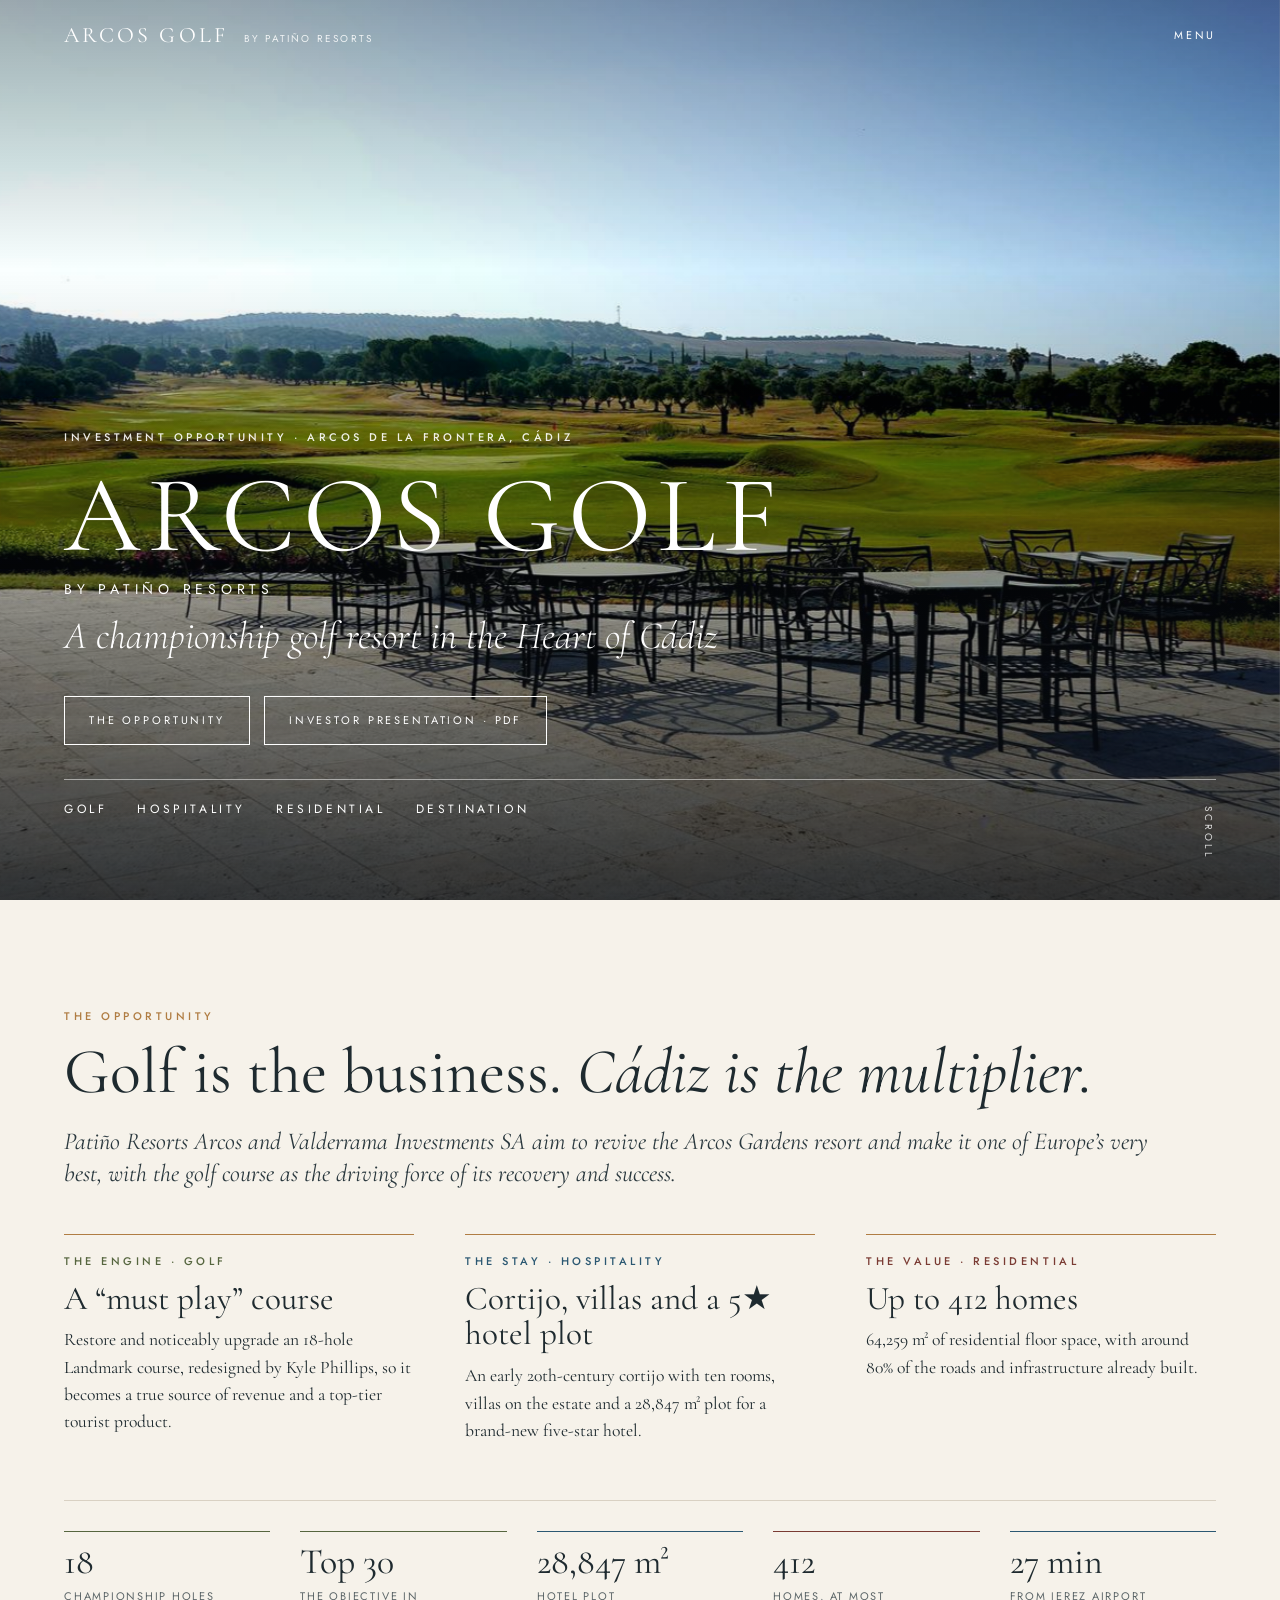
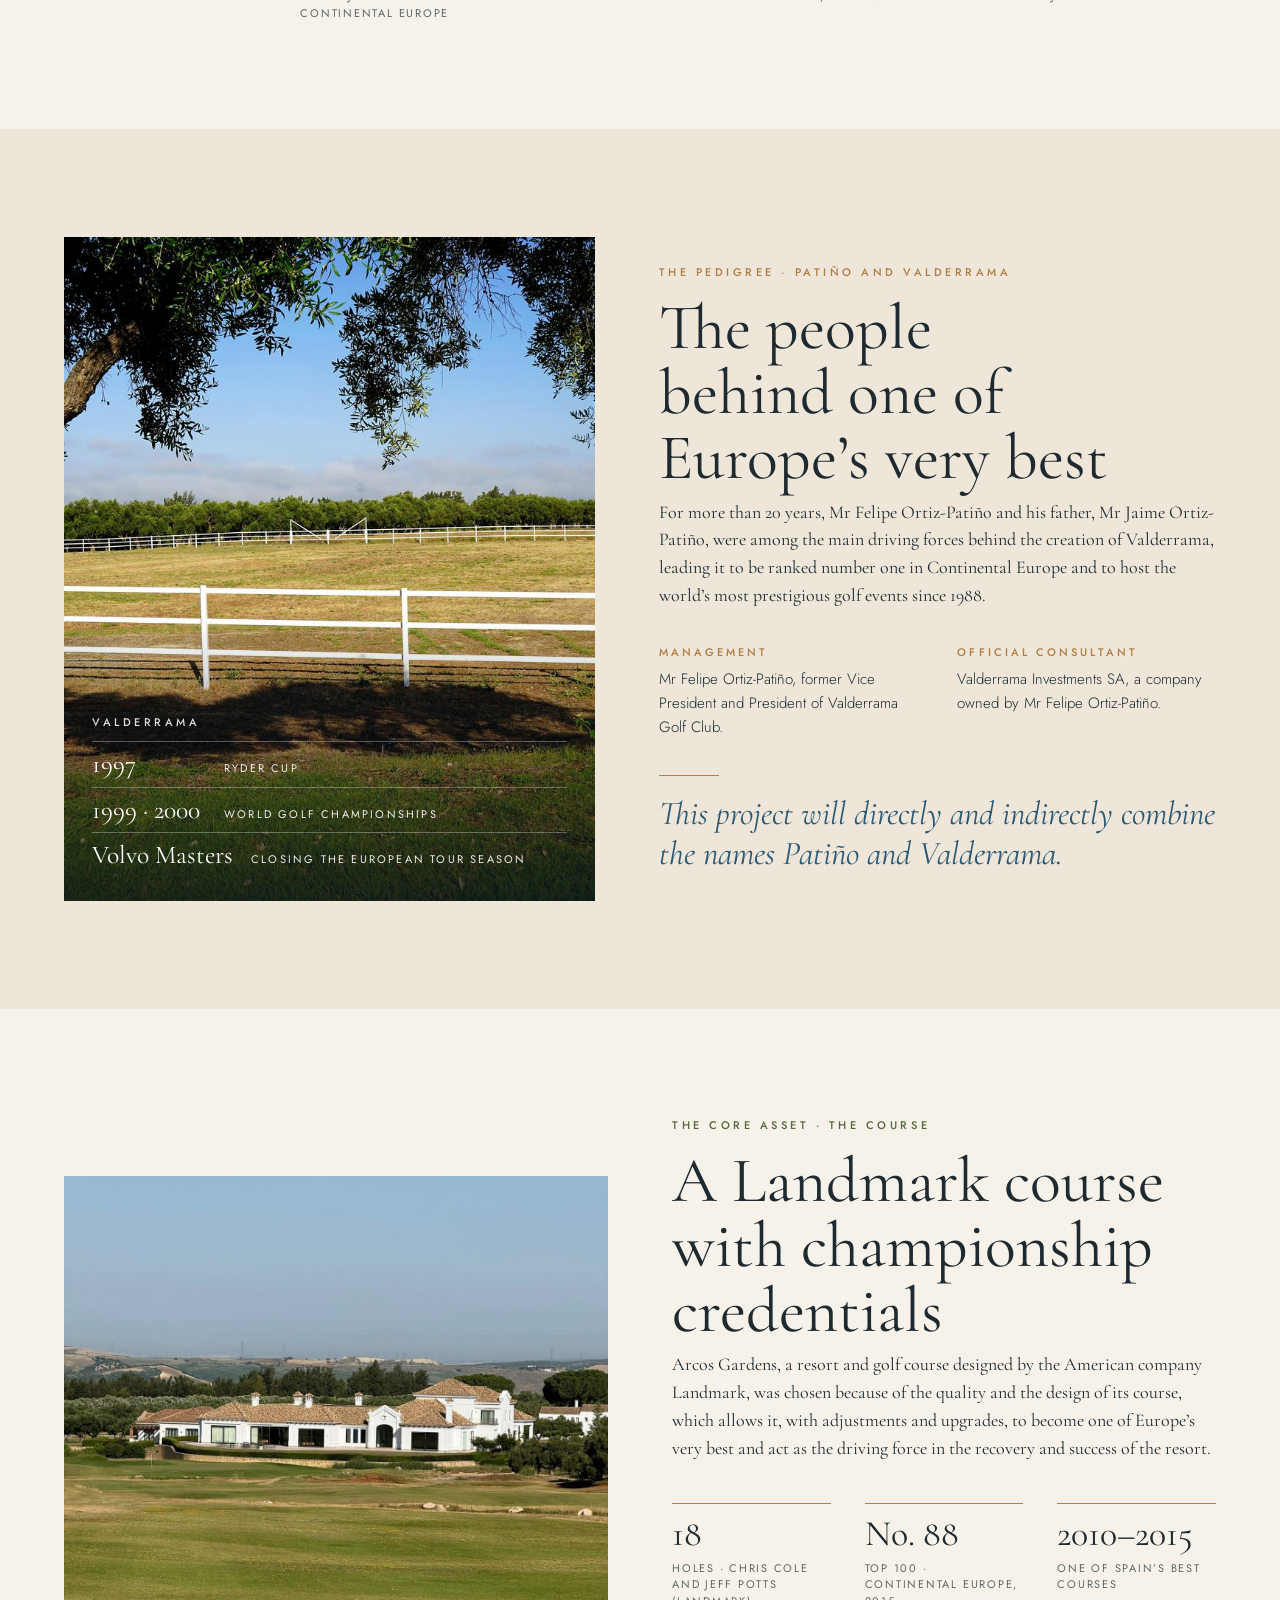
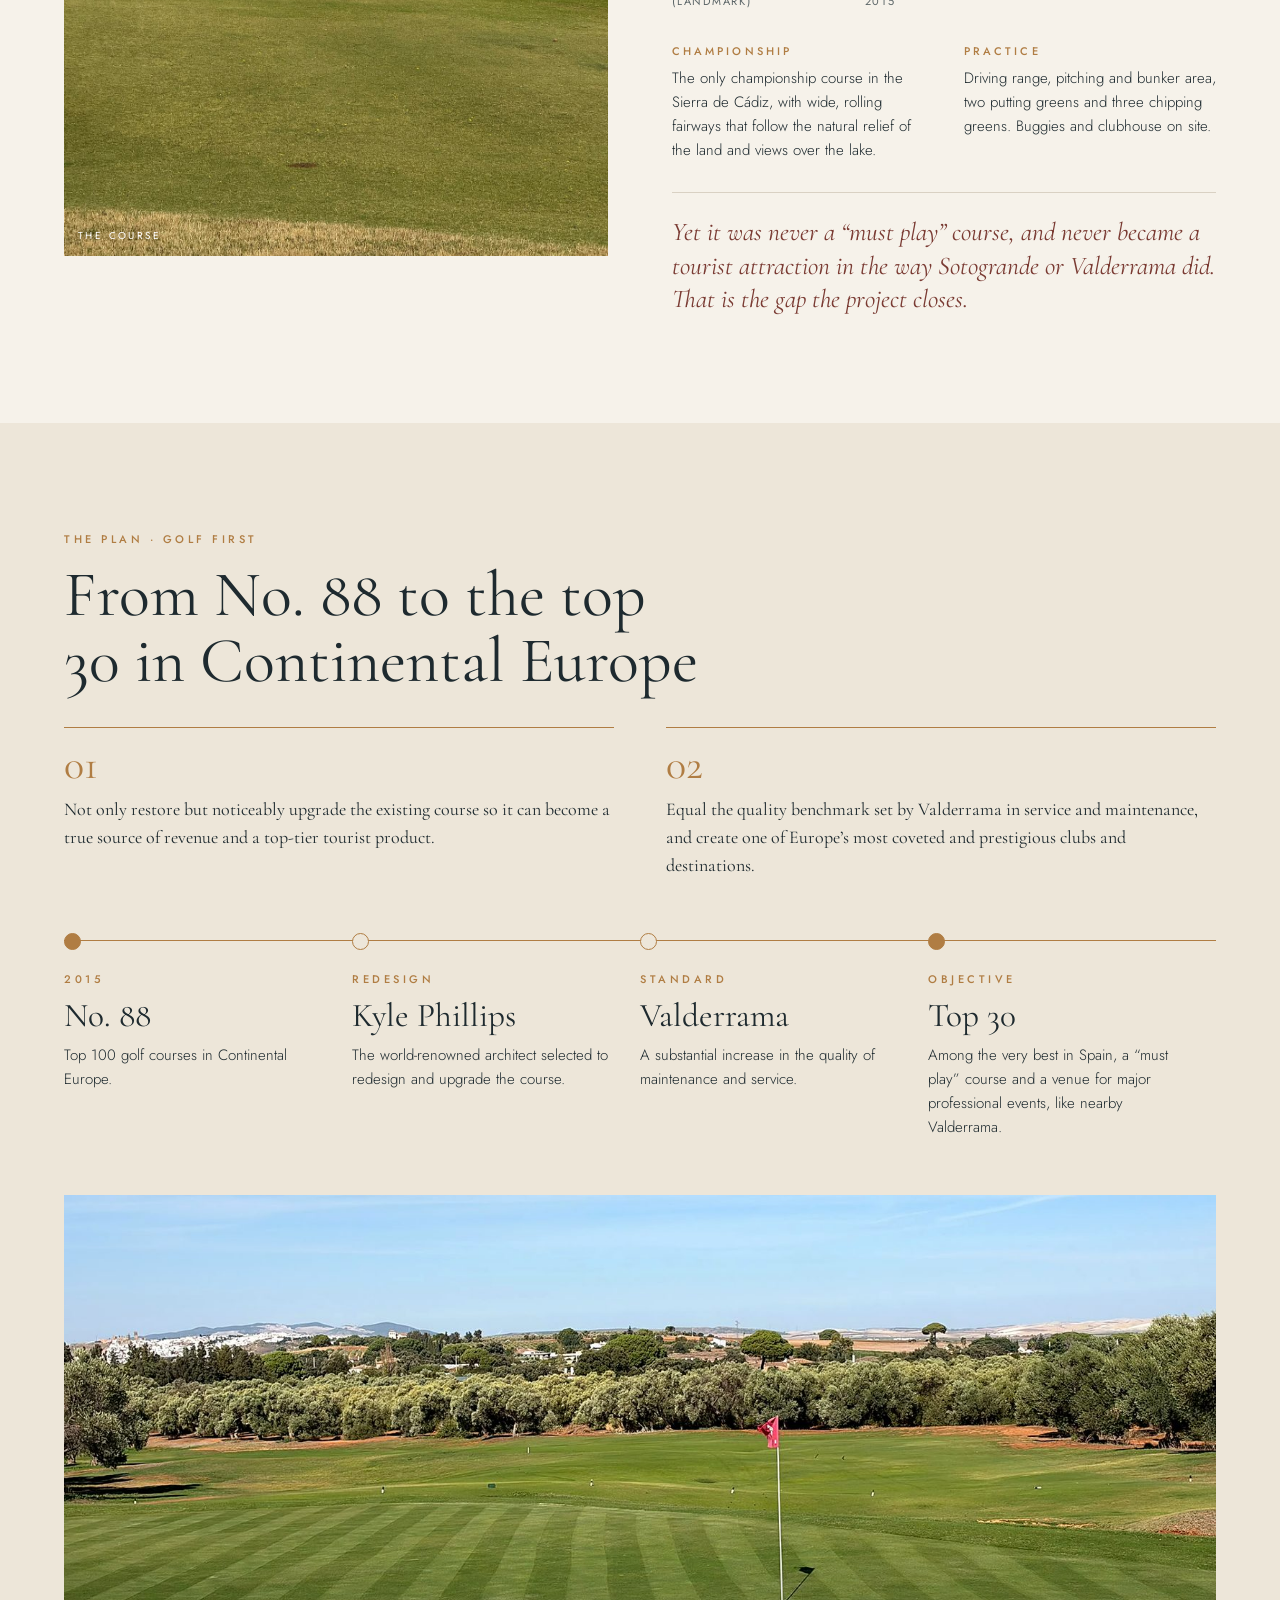
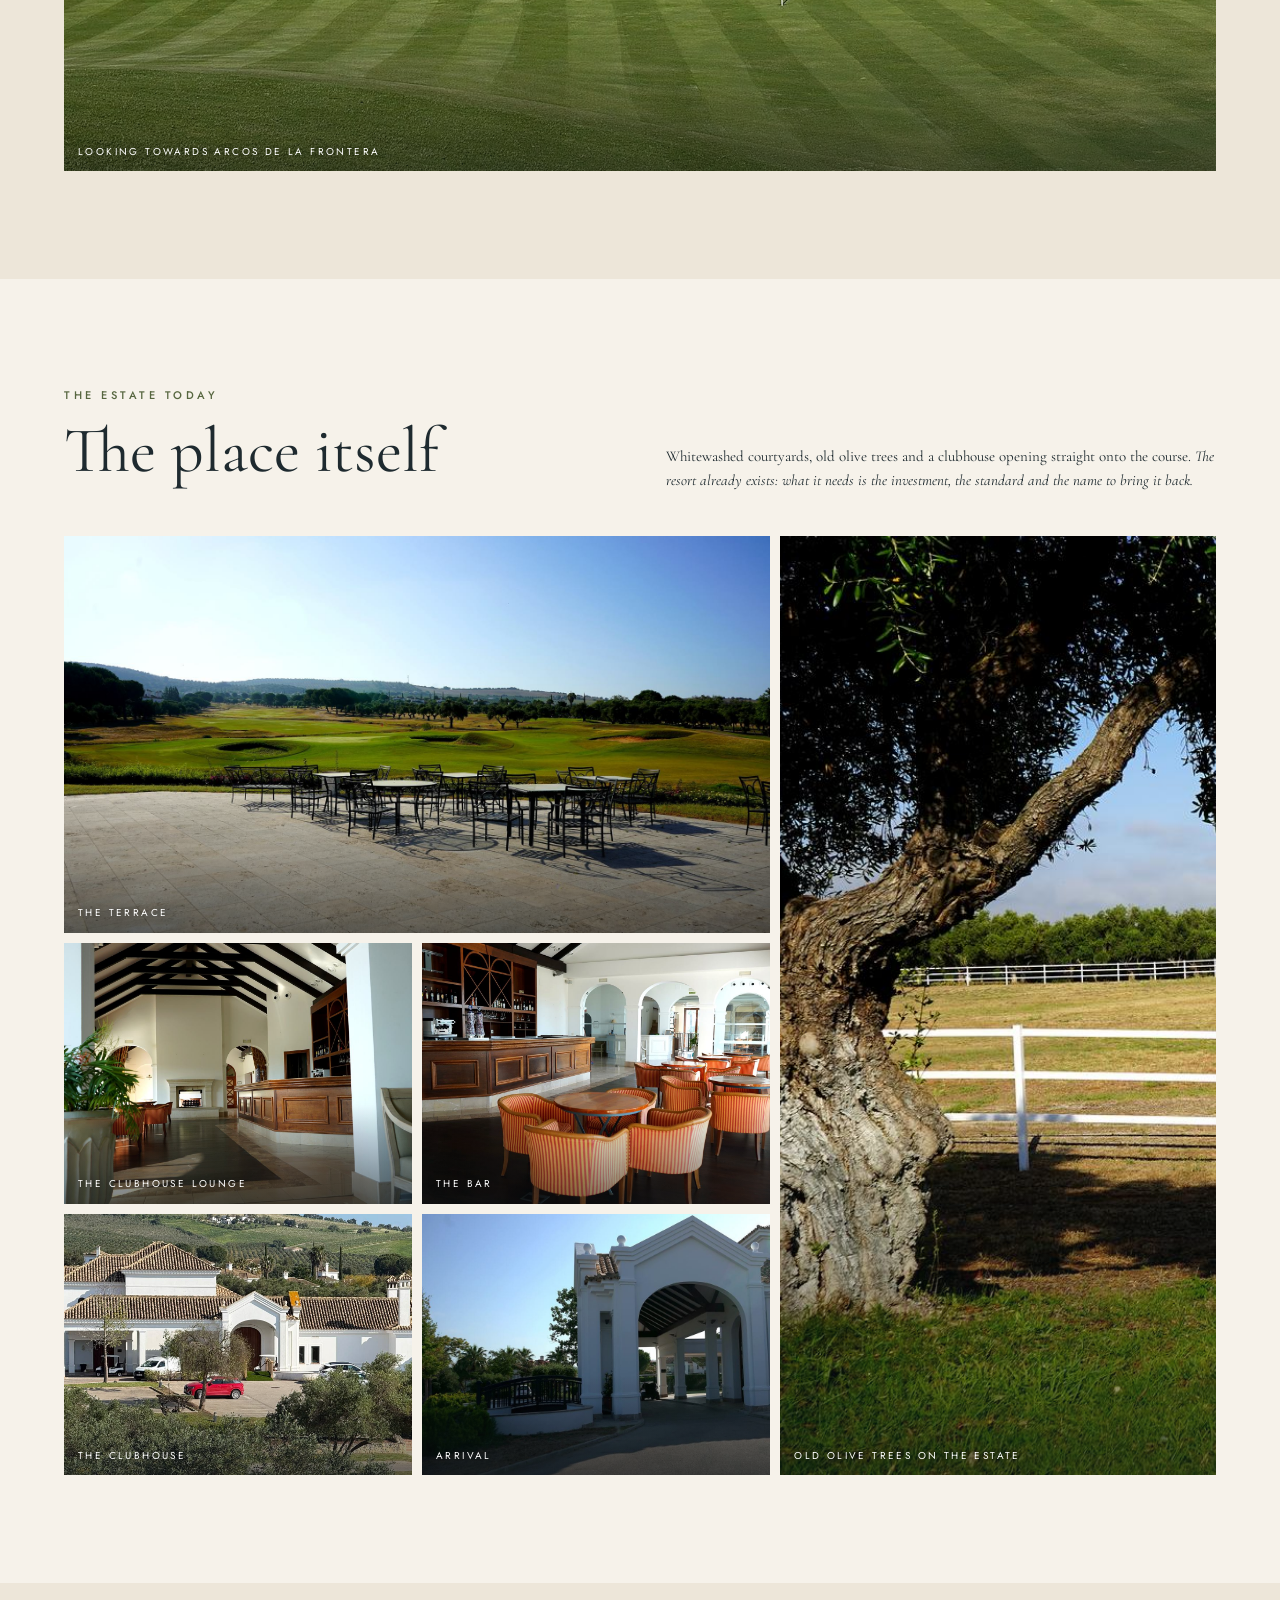
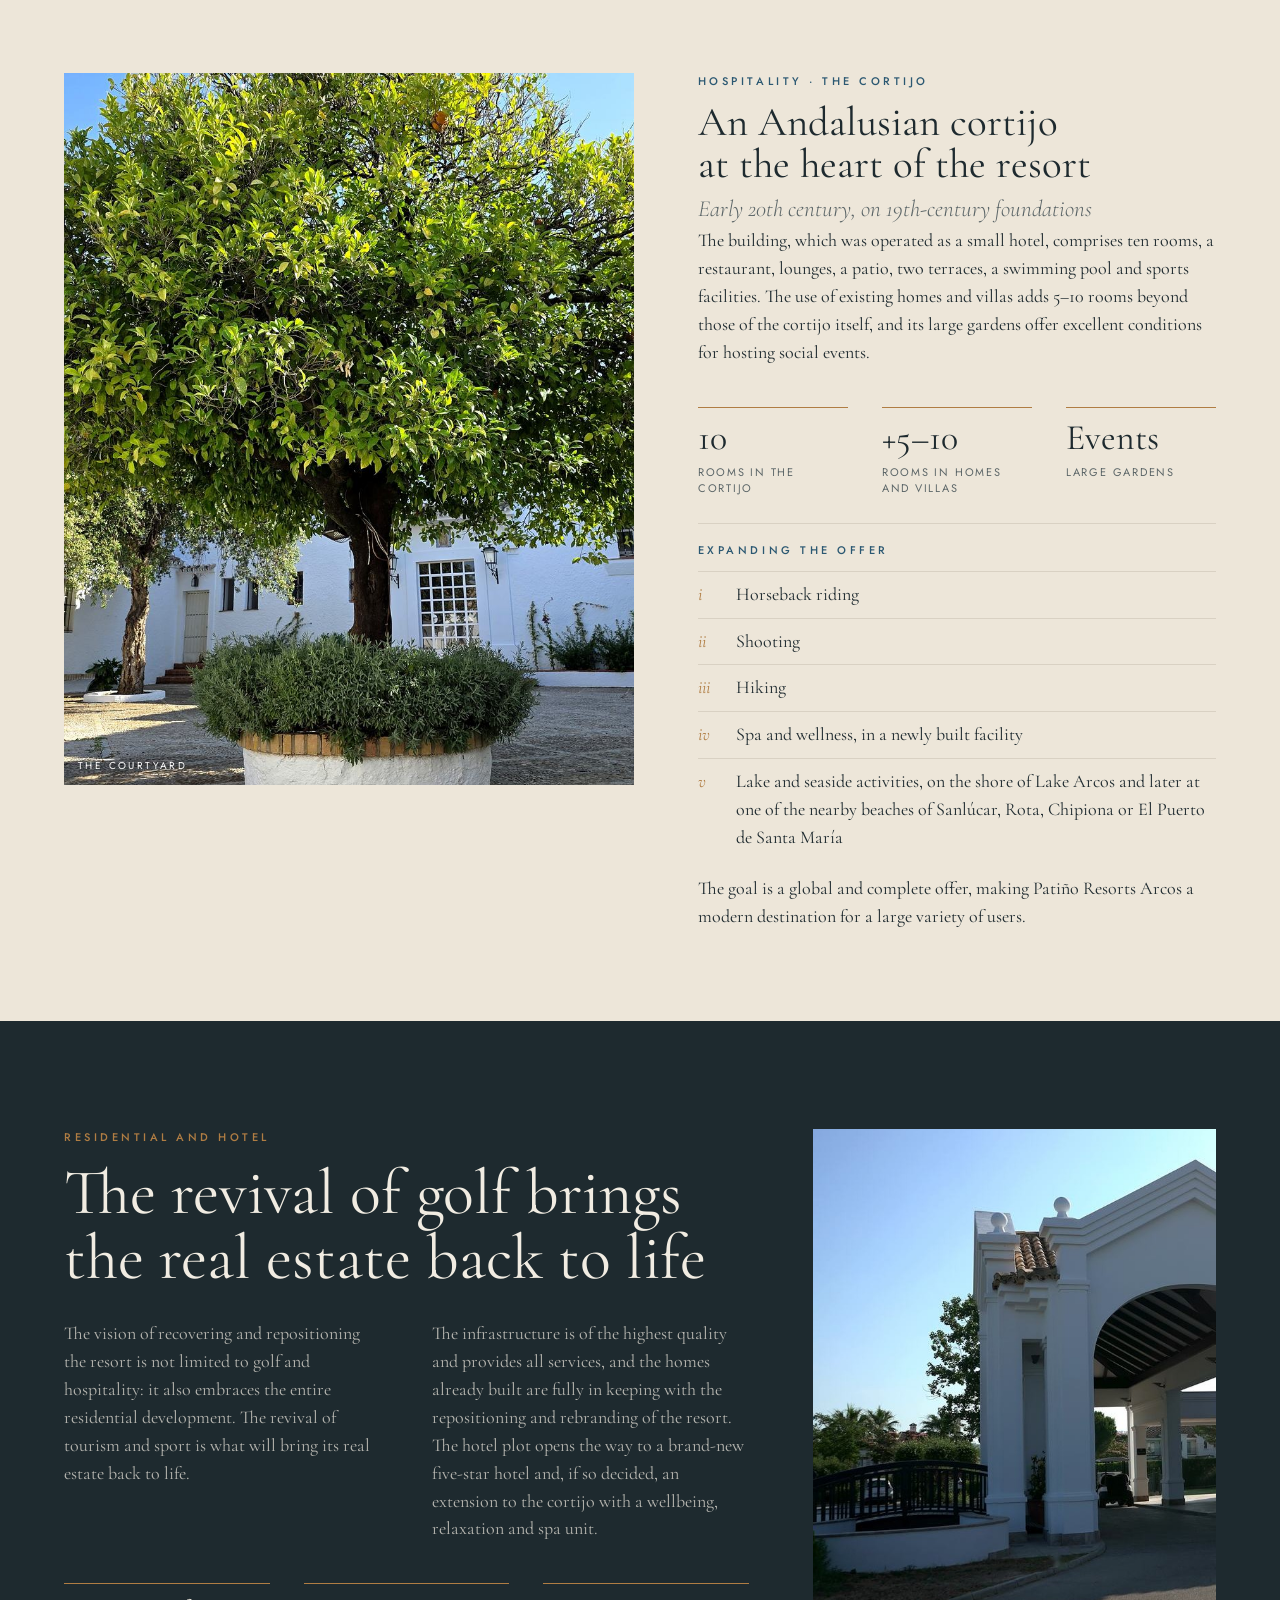
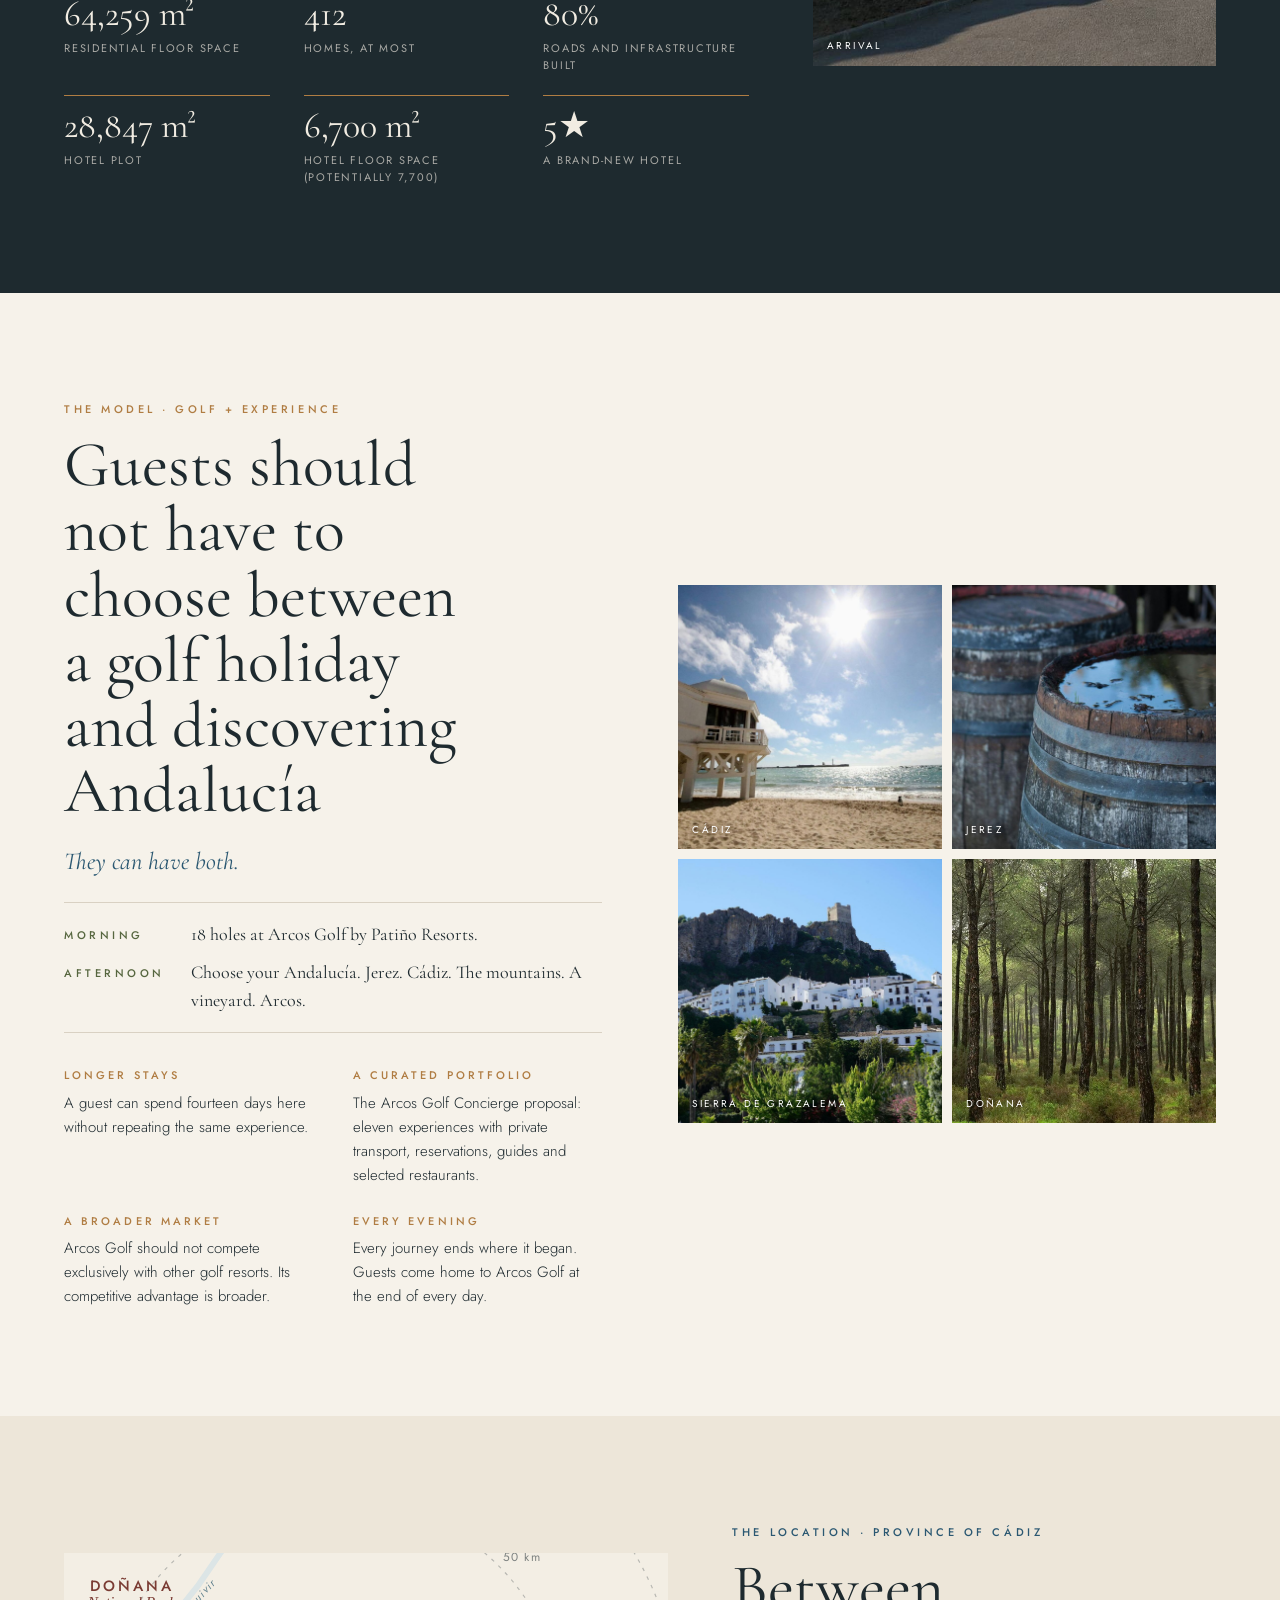
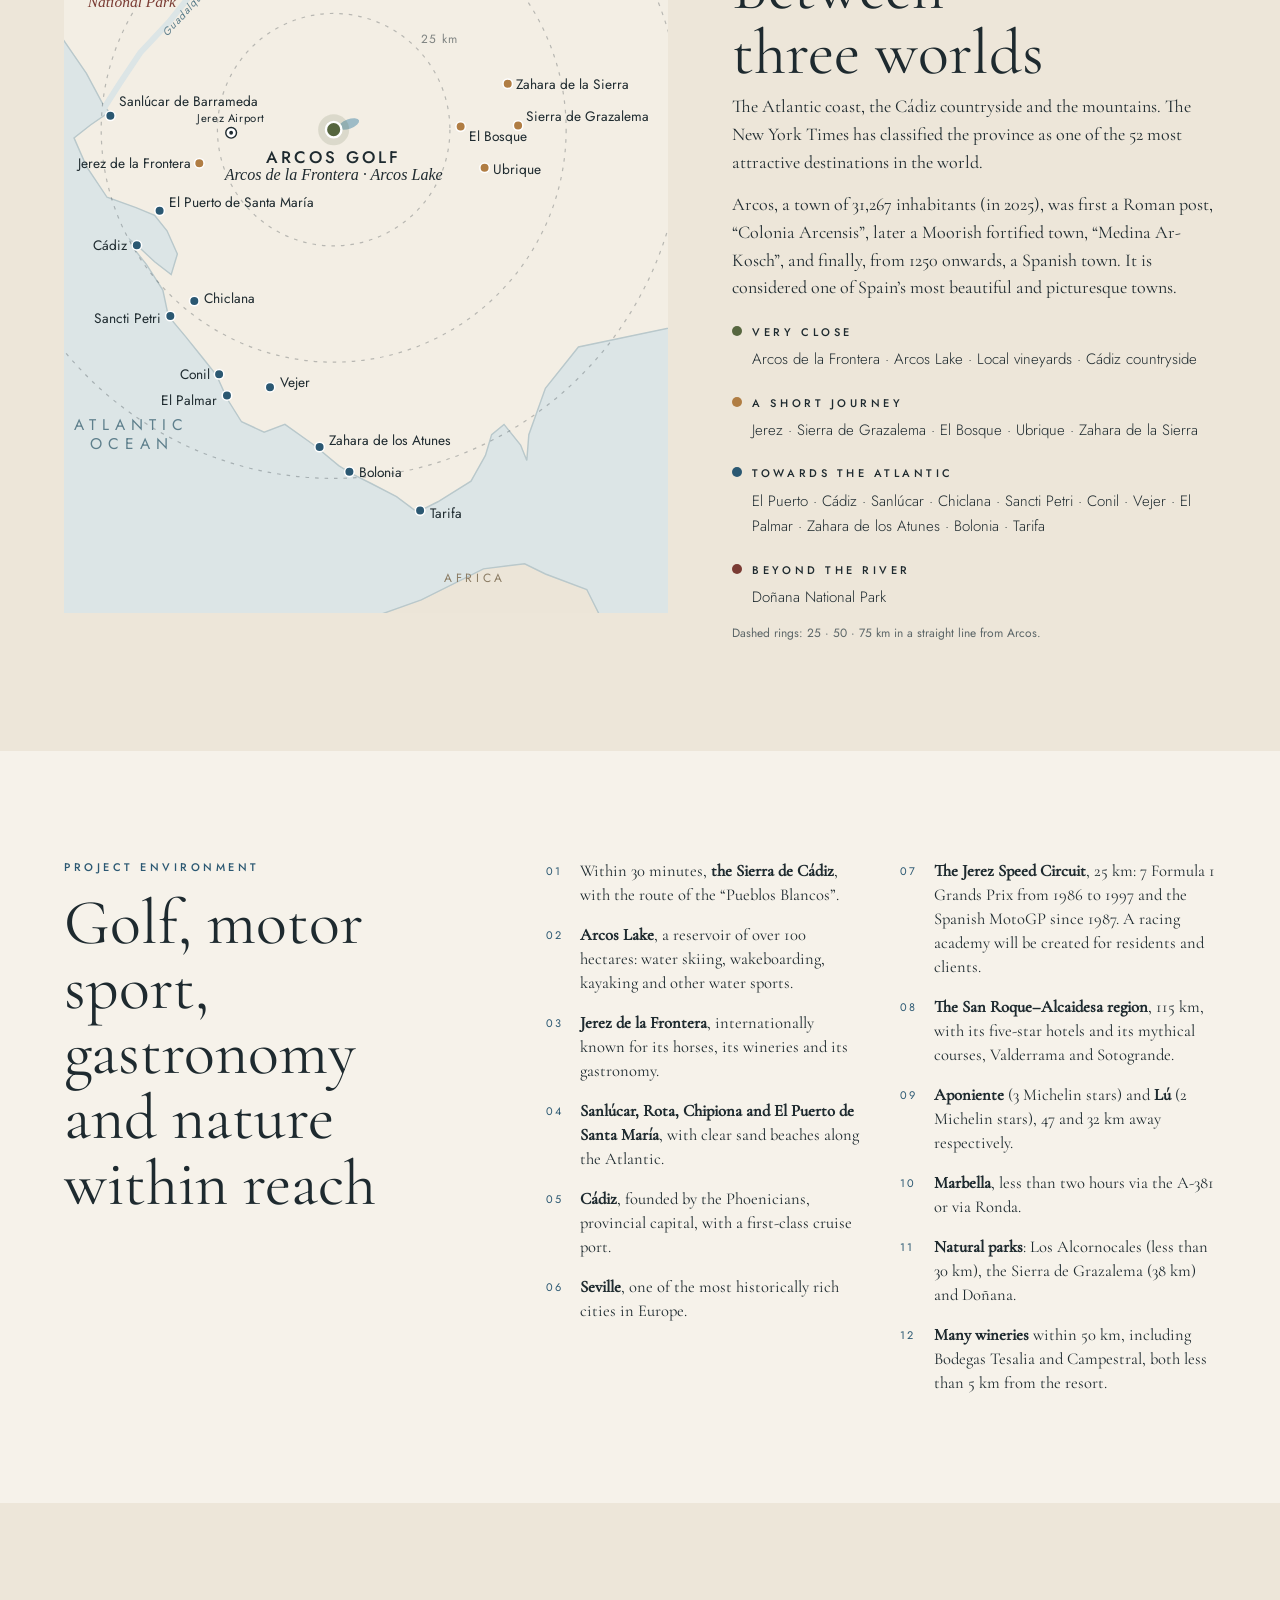
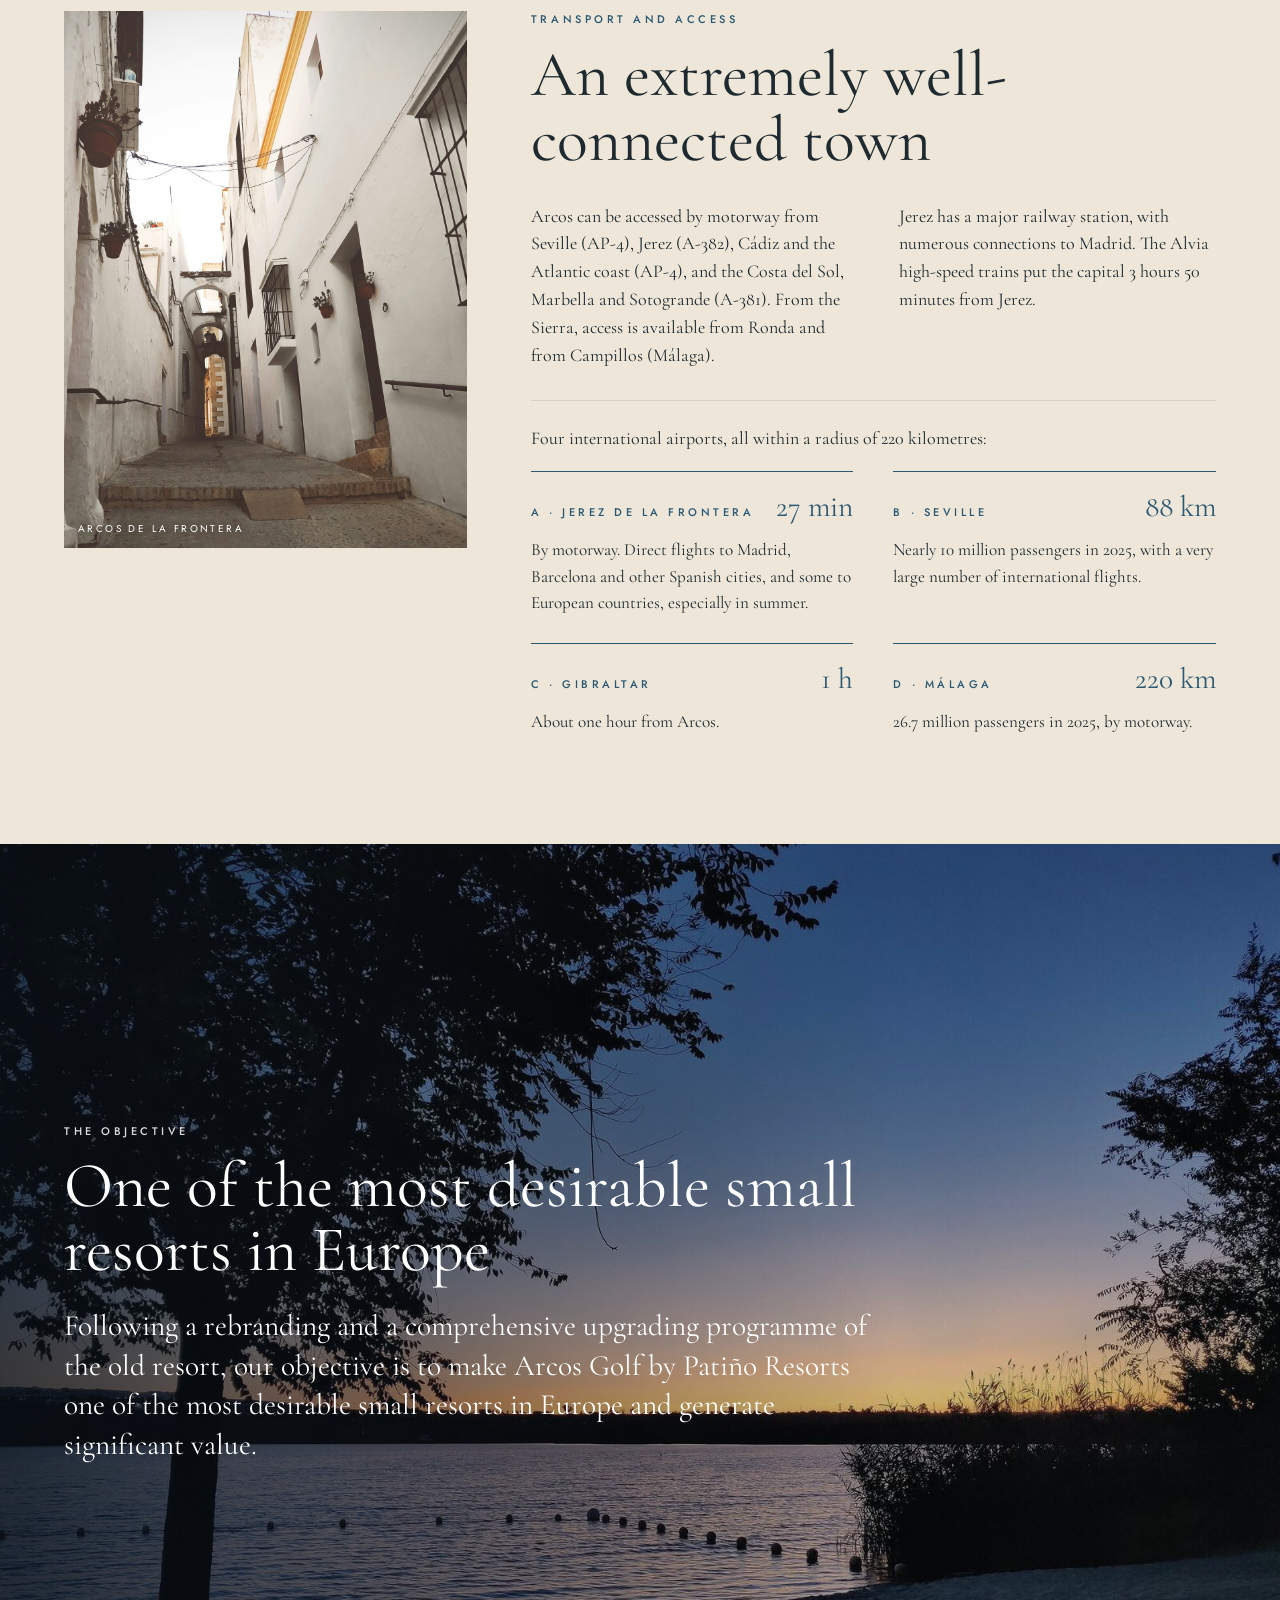
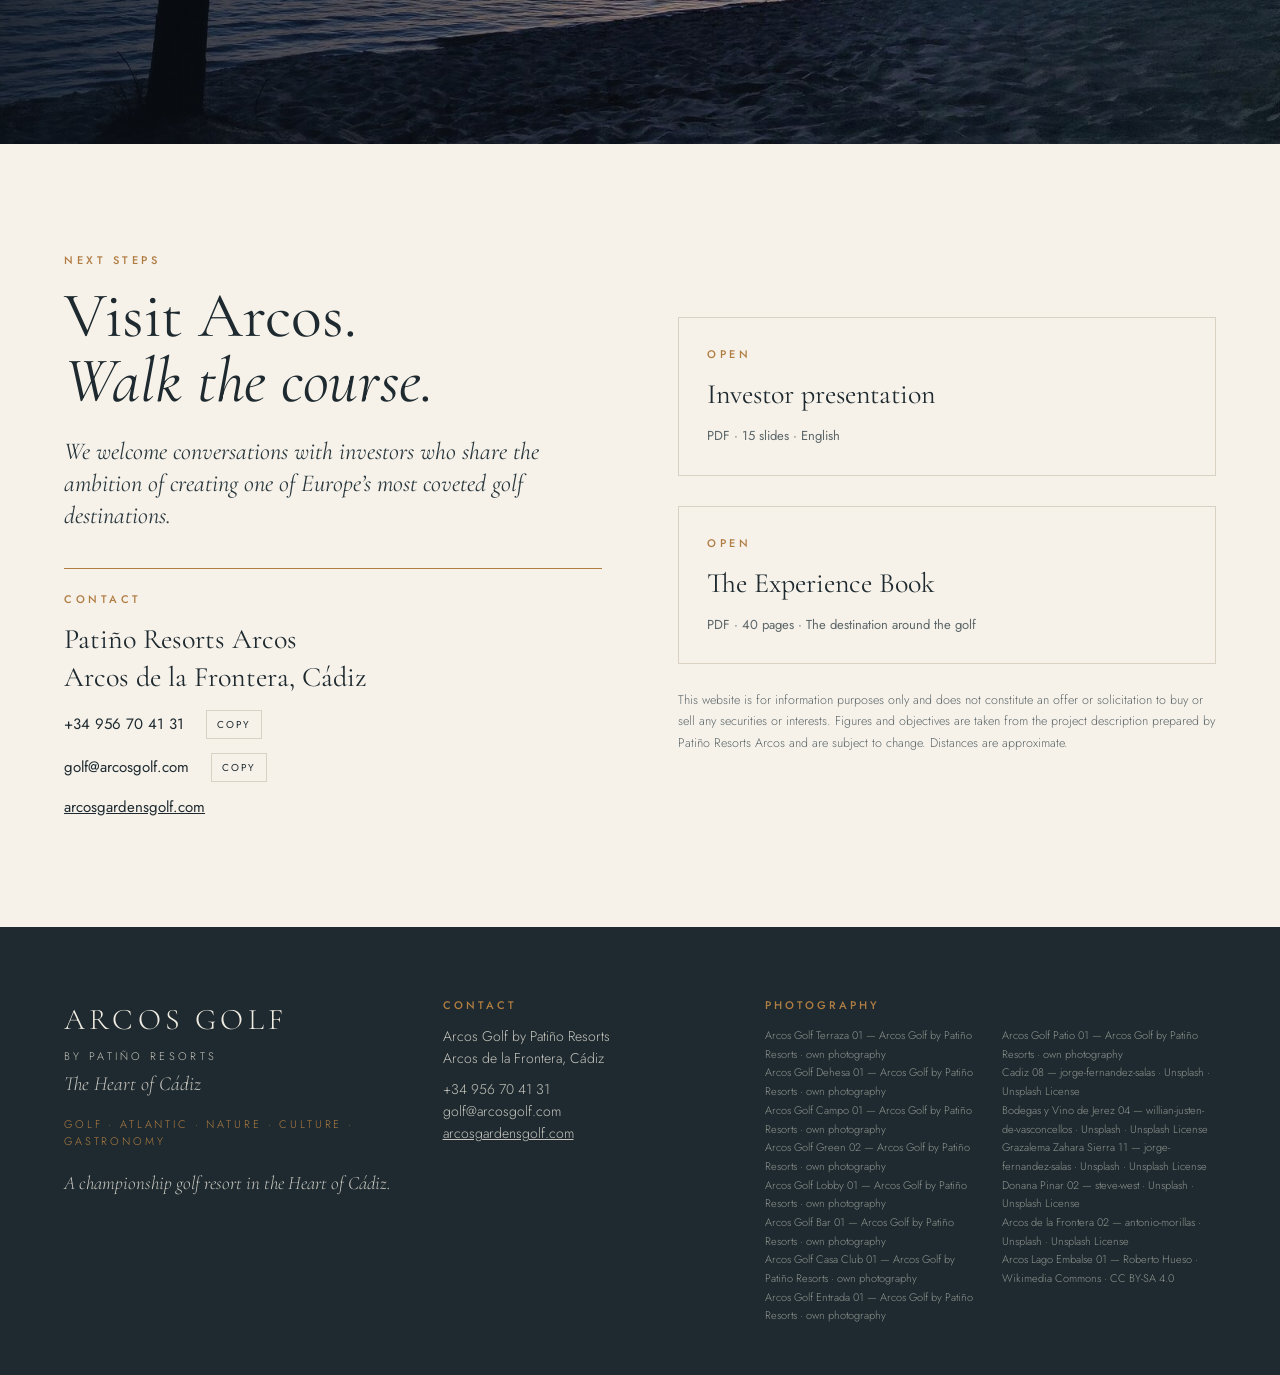
<file: investors/index.html>
<!doctype html><html lang="en"><head><meta charset="utf-8"><meta name="robots" content="noindex, nofollow"><meta name="viewport" content="width=device-width,initial-scale=1,viewport-fit=cover"></head><body>
<title>Arcos Golf Investors</title>
<meta name="description" content="Arcos Golf by Patiño Resorts, Arcos de la Frontera. Investment opportunity: golf, hospitality and residential.">
<link rel="stylesheet" href="assets/css/style.css">
<style>/* Investor & commercial pages · additions to the Experience Book web system */
.rv{opacity:1!important;transform:none!important}
.nav{padding-top:calc(18px + env(safe-area-inset-top,0px))}
.nav.solid{padding-top:calc(12px + env(safe-area-inset-top,0px))}
.hero{height:min(100svh,900px)}
a:focus-visible,button:focus-visible{outline:2px solid var(--albero);outline-offset:3px}
h2.t,h3.t{text-wrap:balance}
.trio{display:grid;grid-template-columns:repeat(3,1fr);gap:clamp(26px,4vw,60px);margin-top:44px}
.trio>div{border-top:1px solid var(--albero);padding-top:18px;min-width:0}
.trio h3{font-size:clamp(28px,2.6vw,40px);font-weight:400;line-height:1.08;margin:10px 0 10px}
.trio p{font-size:.98em}
.band5{display:grid;grid-template-columns:repeat(5,1fr);gap:22px 30px;margin-top:56px;padding-top:30px;border-top:1px solid var(--line)}
.band5>div{border-top:1px solid var(--albero);padding-top:12px}
.band5 b{display:block;font-weight:400;font-size:clamp(30px,2.8vw,44px);line-height:1}
.band5 span{display:block;font-family:var(--sans);font-size:11px;letter-spacing:.16em;text-transform:uppercase;color:var(--muted);margin-top:8px;line-height:1.5}
.path{display:grid;grid-template-columns:repeat(4,1fr);margin-top:50px}
.path>div{position:relative;padding:42px 28px 0 0;min-width:0}
.path>div:before{content:"";position:absolute;left:0;right:0;top:11px;height:1px;background:var(--albero)}
.path>div:after{content:"";position:absolute;left:0;top:4px;width:15px;height:15px;border-radius:50%;background:var(--paper2);border:1px solid var(--albero)}
.path>div.on:after{background:var(--albero)}
.path b{display:block;font-weight:400;font-size:clamp(28px,2.6vw,40px);line-height:1.05;margin:10px 0}
.path p{font-family:var(--sans);font-weight:300;font-size:15px;line-height:1.6}
.path .kicker{color:var(--albero)}
.gap{font-style:italic;font-size:clamp(22px,2vw,30px);line-height:1.3;color:var(--wine);margin-top:30px;padding-top:22px;border-top:1px solid var(--line)}
.mosaic{display:grid;grid-template-columns:1fr 1fr;gap:10px}
.mosaic .frame{aspect-ratio:1/1}
.dkfigs b{color:#F1ECE2}.dark .pj-figs span{color:rgba(241,236,226,.66)}
.dark .pj-figs>div{border-color:var(--albero)}
.dark .quote{color:#F1ECE2}
.disc{font-family:var(--sans);font-weight:300;font-size:12.5px;line-height:1.7;color:var(--muted);margin-top:26px}
.contactbox{border-top:1px solid var(--albero);padding-top:22px;margin-top:36px}
.contactbox .big{font-size:clamp(24px,2.2vw,32px);line-height:1.35}
.copyrow{display:flex;flex-wrap:wrap;gap:10px 22px;margin-top:14px;font-family:var(--sans);font-size:15px;align-items:center}
.copyrow span{user-select:all}
.copy{font-family:var(--sans);font-size:10px;letter-spacing:.2em;text-transform:uppercase;border:1px solid var(--line);background:transparent;color:inherit;padding:6px 10px;cursor:pointer}
.copy:hover{border-color:var(--albero)}
.closing .copy{border-color:rgba(255,255,255,.5)}
.split2{display:grid;grid-template-columns:1fr 1fr;gap:clamp(30px,6vw,100px);align-items:center}
.three-id{display:grid;grid-template-columns:repeat(3,1fr);gap:30px;margin-top:34px}
.three-id .frame{aspect-ratio:4/5}
.days li.g{color:var(--olive);font-weight:400}
.twolist div.g{color:var(--albero)}
.facts.two-col{grid-template-columns:1fr 1fr}
@media(max-width:980px){
  .trio,.three-id{grid-template-columns:1fr}
  .band5{grid-template-columns:1fr 1fr}
  .path{grid-template-columns:1fr 1fr;row-gap:30px}
  .split2{grid-template-columns:1fr}
  .closing .in{padding:80px var(--gut)}
}
@media(max-width:560px){.path{grid-template-columns:1fr}}
.min0{min-width:0}
</style>
<nav class="nav"><a class="brand" href="#top">ARCOS GOLF <small>by Patiño Resorts</small></a><button class="burger" aria-label="Menu">Menu</button>
<ul class="menu"><li><a href="#opportunity">Opportunity</a></li><li><a href="#pedigree">Pedigree</a></li><li><a href="#course">The course</a></li><li><a href="#plan">The plan</a></li><li><a href="#resort">The resort</a></li><li><a href="#residential">Real estate</a></li><li><a href="#model">The model</a></li><li><a href="#location">Location</a></li><li><a href="#access">Access</a></li><li><a href="#contact">Contact</a></li></ul></nav>
<header class="hero" id="top"><div class="bg" style="background-image:url('assets/img/Arcos_Golf_Terraza_01.jpg');background-position:center 62%"></div>
<div class="in"><div class="kicker" style="color:rgba(255,255,255,.9)">Investment opportunity · Arcos de la Frontera, Cádiz</div>
<h1>ARCOS GOLF</h1><div class="byline">by Patiño Resorts</div><div class="sub">A championship golf resort in the Heart of Cádiz</div>
<div class="cta"><a class="btn" href="#opportunity">The opportunity</a><a class="btn" href="assets/docs/Arcos_Golf_Investor_Presentation.pdf" target="_blank" rel="noopener">Investor presentation · PDF</a></div>
<div class="tag"><span>Golf</span><span>Hospitality</span><span>Residential</span><span>Destination</span></div></div>
<div class="scrollhint">Scroll</div></header><section class="pad" id="opportunity"><div class="wrap">
<div class="rv" style="max-width:1100px"><div class="kicker" style="color:var(--albero)">The opportunity</div>
<h2 class="t">Golf is the business. <em>Cádiz is the multiplier.</em></h2>
<p class="lead" style="color:var(--ink2)">Patiño Resorts Arcos and Valderrama Investments SA aim to revive the Arcos Gardens resort and make it one of Europe’s very best, with the golf course as the driving force of its recovery and success.</p></div>
<div class="trio rv">
<div><div class="kicker" style="color:var(--olive)">The engine · Golf</div><h3>A “must play” course</h3><p>Restore and noticeably upgrade an 18-hole Landmark course, redesigned by Kyle Phillips, so it becomes a true source of revenue and a top-tier tourist product.</p></div>
<div><div class="kicker" style="color:var(--atl)">The stay · Hospitality</div><h3>Cortijo, villas and a 5★ hotel plot</h3><p>An early 20th-century cortijo with ten rooms, villas on the estate and a 28,847 m² plot for a brand-new five-star hotel.</p></div>
<div><div class="kicker" style="color:var(--wine)">The value · Residential</div><h3>Up to 412 homes</h3><p>64,259 m² of residential floor space, with around 80% of the roads and infrastructure already built.</p></div></div>
<div class="band5 rv"><div style="border-color:var(--olive)"><b>18</b><span>Championship holes</span></div><div style="border-color:var(--olive)"><b>Top 30</b><span>The objective in Continental Europe</span></div><div style="border-color:var(--atl)"><b>28,847 m²</b><span>Hotel plot</span></div><div style="border-color:var(--wine)"><b>412</b><span>Homes, at most</span></div><div style="border-color:var(--atl)"><b>27 min</b><span>From Jerez airport</span></div></div>
</div></section><section class="pad" id="pedigree" style="background:var(--paper2)"><div class="wrap pj-two">
<div class="rv"><div class="pj-vis"><div class="frame "><img loading="lazy" src="assets/img/Arcos_Golf_Dehesa_01.jpg" style="object-position:center 50%" alt="Arcos Golf Dehesa 01"></div><div class="vstrip"><div class="kicker">Valderrama</div><div class="vrow"><b>1997</b><span>Ryder Cup</span></div><div class="vrow"><b>1999 · 2000</b><span>World Golf Championships</span></div><div class="vrow"><b>Volvo Masters</b><span>Closing the European Tour season</span></div></div></div></div>
<div class="rv min0"><div class="kicker" style="color:var(--albero)">The pedigree · Patiño and Valderrama</div><h2 class="t">The people behind one of Europe’s very best</h2>
<p>For more than 20 years, Mr Felipe Ortiz-Patiño and his father, Mr Jaime Ortiz-Patiño, were among the main driving forces behind the creation of Valderrama, leading it to be ranked number one in Continental Europe and to host the world’s most prestigious golf events since 1988.</p>
<div class="facts two-col"><div><h4>Management</h4><p>Mr Felipe Ortiz-Patiño, former Vice President and President of Valderrama Golf Club.</p></div><div><h4>Official consultant</h4><p>Valderrama Investments SA, a company owned by Mr Felipe Ortiz-Patiño.</p></div></div>
<p class="quote">This project will directly and indirectly combine the names Patiño and Valderrama.</p></div></div></section><section class="pad" id="course"><div class="wrap golfgrid">
<div class="rv"><div style="aspect-ratio:4/5;max-width:100%"><div style="height:100%" class="frame "><img loading="lazy" src="assets/img/Arcos_Golf_Campo_01.jpg" style="object-position:center 40%" alt="The course"><span class="cap">The course</span></div></div></div>
<div class="rv min0"><div class="kicker" style="color:var(--olive)">The core asset · The course</div><h2 class="t">A Landmark course with championship credentials</h2>
<p>Arcos Gardens, a resort and golf course designed by the American company Landmark, was chosen because of the quality and the design of its course, which allows it, with adjustments and upgrades, to become one of Europe’s very best and act as the driving force in the recovery and success of the resort.</p>
<div class="pj-figs three"><div><b>18</b><span>Holes · Chris Cole and Jeff Potts (Landmark)</span></div><div><b>No. 88</b><span>Top 100 · Continental Europe, 2015</span></div><div><b>2010–2015</b><span>One of Spain’s best courses</span></div></div>
<div class="facts"><div><h4>Championship</h4><p>The only championship course in the Sierra de Cádiz, with wide, rolling fairways that follow the natural relief of the land and views over the lake.</p></div><div><h4>Practice</h4><p>Driving range, pitching and bunker area, two putting greens and three chipping greens. Buggies and clubhouse on site.</p></div></div>
<p class="gap">Yet it was never a “must play” course, and never became a tourist attraction in the way Sotogrande or Valderrama did. That is the gap the project closes.</p></div></div></section><section class="pad" id="plan" style="background:var(--paper2)"><div class="wrap">
<div class="rv" style="max-width:980px"><div class="kicker" style="color:var(--albero)">The plan · Golf first</div><h2 class="t">From No. 88 to the top 30 in Continental Europe</h2></div>
<div class="pj-obj rv"><div><span class="on">01</span><p>Not only restore but noticeably upgrade the existing course so it can become a true source of revenue and a top-tier tourist product.</p></div><div><span class="on">02</span><p>Equal the quality benchmark set by Valderrama in service and maintenance, and create one of Europe’s most coveted and prestigious clubs and destinations.</p></div></div>
<div class="path rv"><div class="on"><div class="kicker">2015</div><b>No. 88</b><p>Top 100 golf courses in Continental Europe.</p></div><div><div class="kicker">Redesign</div><b>Kyle Phillips</b><p>The world-renowned architect selected to redesign and upgrade the course.</p></div><div><div class="kicker">Standard</div><b>Valderrama</b><p>A substantial increase in the quality of maintenance and service.</p></div><div class="on"><div class="kicker">Objective</div><b>Top 30</b><p>Among the very best in Spain, a “must play” course and a venue for major professional events, like nearby Valderrama.</p></div></div>
<div class="cgrid rv" style="margin-top:56px"><div class="c-wide"><div class="frame "><img loading="lazy" src="assets/img/Arcos_Golf_Green_02.jpg" style="object-position:center 78%" alt="Looking towards Arcos de la Frontera"><span class="cap">Looking towards Arcos de la Frontera</span></div></div></div></div></section><section class="resort pad" id="resort"><div class="wrap">
<div class="rv resorthead"><div><div class="kicker" style="color:var(--olive)">The estate today</div><h2 class="t">The place itself</h2></div>
<p class="muted">Whitewashed courtyards, old olive trees and a clubhouse opening straight onto the course. <em>The resort already exists: what it needs is the investment, the standard and the name to bring it back.</em></p></div>
<div class="rgrid rv"><div class="rleft">
<div class="g-wide"><div class="frame "><img loading="lazy" src="assets/img/Arcos_Golf_Terraza_01.jpg" style="object-position:center 55%" alt="The terrace"><span class="cap">The terrace</span></div></div>
<div><div class="frame "><img loading="lazy" src="assets/img/Arcos_Golf_Lobby_01.jpg" style="object-position:center 50%" alt="The clubhouse lounge"><span class="cap">The clubhouse lounge</span></div></div><div><div class="frame "><img loading="lazy" src="assets/img/Arcos_Golf_Bar_01.jpg" style="object-position:center 50%" alt="The bar"><span class="cap">The bar</span></div></div>
<div><div class="frame "><img loading="lazy" src="assets/img/Arcos_Golf_Casa_Club_01.jpg" style="object-position:center 45%" alt="The clubhouse"><span class="cap">The clubhouse</span></div></div><div><div class="frame "><img loading="lazy" src="assets/img/Arcos_Golf_Entrada_01.jpg" style="object-position:center 60%" alt="Arrival"><span class="cap">Arrival</span></div></div></div>
<div class="rtall"><div class="frame "><img loading="lazy" src="assets/img/Arcos_Golf_Dehesa_01.jpg" style="object-position:12% 50%" alt="Old olive trees on the estate"><span class="cap">Old olive trees on the estate</span></div></div></div></div></section><section id="cortijo" style="background:var(--paper2)"><div class="wrap"><div class="dest">
<div class="media rv"><div class="frame main" style="padding:0"><div style="height:100%" class="frame "><img loading="lazy" src="assets/img/Arcos_Golf_Patio_01.jpg" style="object-position:center 42%" alt="The courtyard"><span class="cap">The courtyard</span></div></div></div>
<div class="txt rv"><div class="kicker" style="color:var(--atl)">Hospitality · The cortijo</div><h3 class="t">An Andalusian cortijo at the heart of the resort</h3><div class="sub">Early 20th century, on 19th-century foundations</div>
<p>The building, which was operated as a small hotel, comprises ten rooms, a restaurant, lounges, a patio, two terraces, a swimming pool and sports facilities. The use of existing homes and villas adds 5–10 rooms beyond those of the cortijo itself, and its large gardens offer excellent conditions for hosting social events.</p>
<div class="pj-figs three"><div><b>10</b><span>Rooms in the cortijo</span></div><div><b>+5–10</b><span>Rooms in homes and villas</span></div><div><b>Events</b><span>Large gardens</span></div></div>
<div class="mod"><div class="kicker" style="color:var(--atl)">Expanding the offer</div><ul class="pj-list"><li><i>i</i><span>Horseback riding</span></li><li><i>ii</i><span>Shooting</span></li><li><i>iii</i><span>Hiking</span></li><li><i>iv</i><span>Spa and wellness, in a newly built facility</span></li><li><i>v</i><span>Lake and seaside activities, on the shore of Lake Arcos and later at one of the nearby beaches of Sanlúcar, Rota, Chipiona or El Puerto de Santa María</span></li></ul>
<p>The goal is a global and complete offer, making Patiño Resorts Arcos a modern destination for a large variety of users.</p></div></div></div></div></section><section class="dark pad" id="residential"><div class="wrap pj-res">
<div class="rv min0"><div class="kicker">Residential and hotel</div><h2 class="t">The revival of golf brings the real estate back to life</h2>
<div class="pj-cols"><p class="muted">The vision of recovering and repositioning the resort is not limited to golf and hospitality: it also embraces the entire residential development. The revival of tourism and sport is what will bring its real estate back to life.</p><p class="muted">The infrastructure is of the highest quality and provides all services, and the homes already built are fully in keeping with the repositioning and rebranding of the resort. The hotel plot opens the way to a brand-new five-star hotel and, if so decided, an extension to the cortijo with a wellbeing, relaxation and spa unit.</p></div>
<div class="pj-figs three dkfigs"><div><b>64,259 m²</b><span>Residential floor space</span></div><div><b>412</b><span>Homes, at most</span></div><div><b>80%</b><span>Roads and infrastructure built</span></div><div><b>28,847 m²</b><span>Hotel plot</span></div><div><b>6,700 m²</b><span>Hotel floor space (potentially 7,700)</span></div><div><b>5★</b><span>A brand-new hotel</span></div></div></div>
<div class="rv pj-side"><div class="frame "><img loading="lazy" src="assets/img/Arcos_Golf_Entrada_01.jpg" style="object-position:center 50%" alt="Arrival"><span class="cap">Arrival</span></div></div></div></section><section class="pad" id="model"><div class="wrap split2">
<div class="rv min0"><div class="kicker" style="color:var(--albero)">The model · Golf + Experience</div><h2 class="t">Guests should not have to choose between a golf holiday and discovering Andalucía</h2>
<p class="lead" style="color:var(--atl)">They can have both.</p>
<div class="day"><div class="kicker">Morning</div><div>18 holes at Arcos Golf by Patiño Resorts.</div><div class="kicker">Afternoon</div><div>Choose your Andalucía. Jerez. Cádiz. The mountains. A vineyard. Arcos.</div></div>
<div class="facts"><div><h4>Longer stays</h4><p>A guest can spend fourteen days here without repeating the same experience.</p></div><div><h4>A curated portfolio</h4><p>The Arcos Golf Concierge proposal: eleven experiences with private transport, reservations, guides and selected restaurants.</p></div><div><h4>A broader market</h4><p>Arcos Golf should not compete exclusively with other golf resorts. Its competitive advantage is broader.</p></div><div><h4>Every evening</h4><p>Every journey ends where it began. Guests come home to Arcos Golf at the end of every day.</p></div></div></div>
<div class="mosaic rv"><div class="frame "><img loading="lazy" src="assets/img/Cadiz_08.jpg" style="object-position:center" alt="Cádiz"><span class="cap">Cádiz</span></div><div class="frame "><img loading="lazy" src="assets/img/Bodegas_y_Vino_de_Jerez_04.jpg" style="object-position:center" alt="Jerez"><span class="cap">Jerez</span></div><div class="frame "><img loading="lazy" src="assets/img/Grazalema_Zahara_Sierra_11.jpg" style="object-position:center" alt="Sierra de Grazalema"><span class="cap">Sierra de Grazalema</span></div><div class="frame "><img loading="lazy" src="assets/img/Donana_Pinar_02.jpg" style="object-position:center" alt="Doñana"><span class="cap">Doñana</span></div></div></div></section><section class="pad" id="location" style="background:var(--paper2)"><div class="wrap mapsec">
<div class="mapbox rv"><svg style="overflow:hidden" viewBox="0 0 507 554" xmlns="http://www.w3.org/2000/svg" font-family="Jost">
<defs><clipPath id="cl"><rect width="507" height="554"/></clipPath></defs><g clip-path="url(#cl)"><rect width="507" height="554" fill="#DCE5E6"/>
<polygon points="-116.5,-46.2 -33.2,40.4 -2.0,70.7 18.8,101.0 32.7,127.0 37.9,133.5 22.2,144.3 8.4,155.1 18.8,178.9 36.1,204.9 60.4,213.6 76.0,220.1 86.4,233.0 95.1,252.5 89.9,269.8 76.0,259.0 62.1,246.0 55.2,240.4 56.9,246.0 69.1,261.2 82.9,282.8 87.5,304.5 102.0,321.8 115.9,339.1 128.0,354.3 136.7,373.7 148.9,393.2 167.9,401.9 185.3,395.4 209.6,412.7 230.4,430.0 240.8,436.5 258.1,445.2 278.9,456.0 296.3,469.0 313.6,460.3 341.4,443.0 353.5,421.4 358.7,404.0 369.1,395.4 383.0,412.7 388.2,425.7 389.9,404.0 403.8,365.1 431.5,330.5 577.2,300.1 577.2,-46.2" fill="#F3EEE4" stroke="#B9C8CB" stroke-width="1.2"/>
<polygon points="126.3,603.2 188.7,564.2 226.9,568.5 299.7,542.6 351.8,516.6 386.4,512.3 403.8,520.9 438.5,533.9 473.2,603.2" fill="#ECE5D8" stroke="#B9C8CB" stroke-width="1.2"/>
<polyline points="32.7,131.3 46.5,109.7 63.9,83.7 88.2,57.7 112.4,27.4 133.2,-2.9 154.1,-46.2" fill="none" stroke="#DCE5E6" stroke-width="5" stroke-linecap="round"/>
<circle cx="226.2" cy="148.2" r="97.5" fill="none" stroke="#1E2A2F" stroke-opacity=".28" stroke-width="1" stroke-dasharray="3 5"/>
<text x="299.1" y="75.3" font-size="10" fill="#1E2A2F" fill-opacity=".55" letter-spacing="1">25 km</text>
<circle cx="226.2" cy="148.2" r="195.0" fill="none" stroke="#1E2A2F" stroke-opacity=".28" stroke-width="1" stroke-dasharray="3 5"/>
<text x="368.1" y="6.3" font-size="10" fill="#1E2A2F" fill-opacity=".55" letter-spacing="1">50 km</text>
<circle cx="226.2" cy="148.2" r="292.5" fill="none" stroke="#1E2A2F" stroke-opacity=".28" stroke-width="1" stroke-dasharray="3 5"/>
<text x="437.0" y="-62.6" font-size="10" fill="#1E2A2F" fill-opacity=".55" letter-spacing="1">75 km</text>
<text class="pl" x="56.9" y="31.7" font-size="12.5" fill="#7A3B33" letter-spacing="2.5" font-weight="500" text-anchor="middle">DOÑANA</text>
<text x="56.9" y="45.7" font-size="10" fill="#7A3B33" font-style="italic" text-anchor="middle" font-family="Cormorant Garamond" style="font-size:13px">National Park</text>
<text x="86.4" y="70.7" font-size="9" fill="#5E7F8C" font-style="italic" transform="rotate(-48 86.4 70.7)" letter-spacing="1">Guadalquivir</text>
<text x="56.9" y="399.7" font-size="13" fill="#5E7F8C" letter-spacing="5" text-anchor="middle">ATLANTIC</text>
<text x="56.9" y="415.7" font-size="13" fill="#5E7F8C" letter-spacing="5" text-anchor="middle">OCEAN</text>
<text x="344.8" y="527.4" font-size="10" fill="#8A7B63" letter-spacing="3" text-anchor="middle">AFRICA</text>
<g transform="translate(140.2,150.8)"><circle r="4.5" fill="#fff" stroke="#1E2A2F" stroke-width="1.2"/><circle r="1.6" fill="#1E2A2F"/></g><text x="140.2" y="141.8" font-size="9.5" fill="#1E2A2F" text-anchor="middle" letter-spacing=".5">Jerez Airport</text>
<g class="pl"><title>Jerez de la Frontera</title><circle cx="113.5" cy="176.3" r="4" fill="#B07D43" stroke="#fff" stroke-width="1.3"/>
<text x="106.5" y="180.3" font-size="11.5" fill="#1E2A2F" text-anchor="end">Jerez de la Frontera</text></g>
<g class="pl"><title>Sierra de Grazalema</title><circle cx="380.9" cy="144.7" r="4" fill="#B07D43" stroke="#fff" stroke-width="1.3"/>
<text x="387.9" y="140.7" font-size="11.5" fill="#1E2A2F" text-anchor="start">Sierra de Grazalema</text></g>
<g class="pl"><title>El Bosque</title><circle cx="332.7" cy="145.6" r="4" fill="#B07D43" stroke="#fff" stroke-width="1.3"/>
<text x="339.7" y="157.6" font-size="11.5" fill="#1E2A2F" text-anchor="start">El Bosque</text></g>
<g class="pl"><title>Ubrique</title><circle cx="352.8" cy="180.2" r="4" fill="#B07D43" stroke="#fff" stroke-width="1.3"/>
<text x="359.8" y="185.2" font-size="11.5" fill="#1E2A2F" text-anchor="start">Ubrique</text></g>
<g class="pl"><title>Zahara de la Sierra</title><circle cx="372.2" cy="109.7" r="4" fill="#B07D43" stroke="#fff" stroke-width="1.3"/>
<text x="379.2" y="113.7" font-size="11.5" fill="#1E2A2F" text-anchor="start">Zahara de la Sierra</text></g>
<g class="pl"><title>El Puerto de Santa María</title><circle cx="80.2" cy="216.2" r="4" fill="#2B5872" stroke="#fff" stroke-width="1.3"/>
<text x="88.2" y="213.2" font-size="11.5" fill="#1E2A2F" text-anchor="start">El Puerto de Santa María</text></g>
<g class="pl"><title>Cádiz</title><circle cx="61.1" cy="245.2" r="4" fill="#2B5872" stroke="#fff" stroke-width="1.3"/>
<text x="53.1" y="249.2" font-size="11.5" fill="#1E2A2F" text-anchor="end">Cádiz</text></g>
<g class="pl"><title>Sanlúcar de Barrameda</title><circle cx="38.9" cy="136.5" r="4" fill="#2B5872" stroke="#fff" stroke-width="1.3"/>
<text x="45.9" y="128.5" font-size="11.5" fill="#1E2A2F" text-anchor="start">Sanlúcar de Barrameda</text></g>
<g class="pl"><title>Chiclana</title><circle cx="109.3" cy="291.9" r="4" fill="#2B5872" stroke="#fff" stroke-width="1.3"/>
<text x="117.3" y="293.9" font-size="11.5" fill="#1E2A2F" text-anchor="start">Chiclana</text></g>
<g class="pl"><title>Sancti Petri</title><circle cx="89.2" cy="304.5" r="4" fill="#2B5872" stroke="#fff" stroke-width="1.3"/>
<text x="81.2" y="310.5" font-size="11.5" fill="#1E2A2F" text-anchor="end">Sancti Petri</text></g>
<g class="pl"><title>Conil</title><circle cx="130.1" cy="353.4" r="4" fill="#2B5872" stroke="#fff" stroke-width="1.3"/>
<text x="122.1" y="357.4" font-size="11.5" fill="#1E2A2F" text-anchor="end">Conil</text></g>
<g class="pl"><title>El Palmar</title><circle cx="136.7" cy="371.1" r="4" fill="#2B5872" stroke="#fff" stroke-width="1.3"/>
<text x="128.7" y="379.1" font-size="11.5" fill="#1E2A2F" text-anchor="end">El Palmar</text></g>
<g class="pl"><title>Vejer</title><circle cx="172.8" cy="364.2" r="4" fill="#2B5872" stroke="#fff" stroke-width="1.3"/>
<text x="180.8" y="364.2" font-size="11.5" fill="#1E2A2F" text-anchor="start">Vejer</text></g>
<g class="pl"><title>Zahara de los Atunes</title><circle cx="214.4" cy="414.4" r="4" fill="#2B5872" stroke="#fff" stroke-width="1.3"/>
<text x="222.4" y="412.4" font-size="11.5" fill="#1E2A2F" text-anchor="start">Zahara de los Atunes</text></g>
<g class="pl"><title>Bolonia</title><circle cx="239.4" cy="435.2" r="4" fill="#2B5872" stroke="#fff" stroke-width="1.3"/>
<text x="247.4" y="439.2" font-size="11.5" fill="#1E2A2F" text-anchor="start">Bolonia</text></g>
<g class="pl"><title>Tarifa</title><circle cx="298.7" cy="467.7" r="4" fill="#2B5872" stroke="#fff" stroke-width="1.3"/>
<text x="306.7" y="473.7" font-size="11.5" fill="#1E2A2F" text-anchor="start">Tarifa</text></g>
<ellipse cx="239.0" cy="143.4" rx="9" ry="4" fill="#9DBBC6" transform="rotate(-20 239.0 143.4)"/>
<circle cx="226.2" cy="148.2" r="13" fill="#56663F" fill-opacity=".15"/><circle cx="226.2" cy="148.2" r="6.5" fill="#56663F" stroke="#fff" stroke-width="2"/>
<text x="226.2" y="176.2" font-size="14" fill="#1E2A2F" text-anchor="middle" font-weight="500" letter-spacing="2.5">ARCOS GOLF</text>
<text x="226.2" y="190.2" text-anchor="middle" fill="#1E2A2F" font-family="Cormorant Garamond" font-style="italic" style="font-size:13.5px">Arcos de la Frontera · Arcos Lake</text>
</g></svg></div>
<div class="rv min0"><div class="kicker" style="color:var(--atl)">The location · Province of Cádiz</div><h2 class="t">Between three worlds</h2>
<p>The Atlantic coast, the Cádiz countryside and the mountains. The New York Times has classified the province as one of the 52 most attractive destinations in the world.</p>
<p>Arcos, a town of 31,267 inhabitants (in 2025), was first a Roman post, “Colonia Arcensis”, later a Moorish fortified town, “Medina Ar-Kosch”, and finally, from 1250 onwards, a Spanish town. It is considered one of Spain’s most beautiful and picturesque towns.</p>
<div class="grp"><div class="kicker"><span class="dot" style="background:var(--olive)"></span>Very close</div><p>Arcos de la Frontera · Arcos Lake · Local vineyards · Cádiz countryside</p></div>
<div class="grp"><div class="kicker"><span class="dot" style="background:var(--albero)"></span>A short journey</div><p>Jerez · Sierra de Grazalema · El Bosque · Ubrique · Zahara de la Sierra</p></div>
<div class="grp"><div class="kicker"><span class="dot" style="background:var(--atl)"></span>Towards the Atlantic</div><p>El Puerto · Cádiz · Sanlúcar · Chiclana · Sancti Petri · Conil · Vejer · El Palmar · Zahara de los Atunes · Bolonia · Tarifa</p></div>
<div class="grp"><div class="kicker"><span class="dot" style="background:var(--wine)"></span>Beyond the river</div><p>Doñana National Park</p></div>
<p style="font-family:var(--sans);font-size:12px;color:var(--muted);margin-top:14px">Dashed rings: 25 · 50 · 75 km in a straight line from Arcos.</p></div></div></section><section class="pad" id="environment"><div class="wrap pj-loc">
<div class="rv min0"><div class="kicker" style="color:var(--atl)">Project environment</div><h2 class="t">Golf, motor sport, gastronomy and nature within reach</h2></div>
<div class="rv min0"><ol class="pj-att">
<li><span class="ln">01</span><span>Within 30 minutes, <b>the Sierra de Cádiz</b>, with the route of the “Pueblos Blancos”.</span></li>
<li><span class="ln">02</span><span><b>Arcos Lake</b>, a reservoir of over 100 hectares: water skiing, wakeboarding, kayaking and other water sports.</span></li>
<li><span class="ln">03</span><span><b>Jerez de la Frontera</b>, internationally known for its horses, its wineries and its gastronomy.</span></li>
<li><span class="ln">04</span><span><b>Sanlúcar, Rota, Chipiona and El Puerto de Santa María</b>, with clear sand beaches along the Atlantic.</span></li>
<li><span class="ln">05</span><span><b>Cádiz</b>, founded by the Phoenicians, provincial capital, with a first-class cruise port.</span></li>
<li><span class="ln">06</span><span><b>Seville</b>, one of the most historically rich cities in Europe.</span></li>
<li><span class="ln">07</span><span><b>The Jerez Speed Circuit</b>, 25 km: 7 Formula 1 Grands Prix from 1986 to 1997 and the Spanish MotoGP since 1987. A racing academy will be created for residents and clients.</span></li>
<li><span class="ln">08</span><span><b>The San Roque–Alcaidesa region</b>, 115 km, with its five-star hotels and its mythical courses, Valderrama and Sotogrande.</span></li>
<li><span class="ln">09</span><span><b>Aponiente</b> (3 Michelin stars) and <b>Lú</b> (2 Michelin stars), 47 and 32 km away respectively.</span></li>
<li><span class="ln">10</span><span><b>Marbella</b>, less than two hours via the A-381 or via Ronda.</span></li>
<li><span class="ln">11</span><span><b>Natural parks</b>: Los Alcornocales (less than 30 km), the Sierra de Grazalema (38 km) and Doñana.</span></li>
<li><span class="ln">12</span><span><b>Many wineries</b> within 50 km, including Bodegas Tesalia and Campestral, both less than 5 km from the resort.</span></li></ol></div></div></section><section class="pad" id="access" style="background:var(--paper2)"><div class="wrap pj-acc">
<div class="rv pj-side"><div class="frame "><img loading="lazy" src="assets/img/Arcos_de_la_Frontera_02.jpg" style="object-position:center 60%" alt="Arcos de la Frontera"><span class="cap">Arcos de la Frontera</span></div></div>
<div class="rv min0"><div class="kicker" style="color:var(--atl)">Transport and access</div><h2 class="t">An extremely well-connected town</h2>
<div class="pj-cols"><p>Arcos can be accessed by motorway from Seville (AP-4), Jerez (A-382), Cádiz and the Atlantic coast (AP-4), and the Costa del Sol, Marbella and Sotogrande (A-381). From the Sierra, access is available from Ronda and from Campillos (Málaga).</p><p>Jerez has a major railway station, with numerous connections to Madrid. The Alvia high-speed trains put the capital 3 hours 50 minutes from Jerez.</p></div>
<p class="pj-t4">Four international airports, all within a radius of 220 kilometres:</p>
<div class="pj-ap"><div class="ap"><div class="aph"><span class="kicker">A · Jerez de la Frontera</span><b>27 min</b></div><p>By motorway. Direct flights to Madrid, Barcelona and other Spanish cities, and some to European countries, especially in summer.</p></div><div class="ap"><div class="aph"><span class="kicker">B · Seville</span><b>88 km</b></div><p>Nearly 10 million passengers in 2025, with a very large number of international flights.</p></div><div class="ap"><div class="aph"><span class="kicker">C · Gibraltar</span><b>1 h</b></div><p>About one hour from Arcos.</p></div><div class="ap"><div class="aph"><span class="kicker">D · Málaga</span><b>220 km</b></div><p>26.7 million passengers in 2025, by motorway.</p></div></div></div></div></section><section class="closing" id="objective"><div class="bg" style="background-image:url('assets/img/Arcos_Lago_Embalse_01.jpg');background-position:center 60%"></div>
<div class="in rv"><div class="kicker" style="color:rgba(255,255,255,.85)">The objective</div>
<div class="home" style="font-size:clamp(40px,5vw,80px);letter-spacing:0">One of the most desirable small resorts in Europe</div>
<div class="lines">Following a rebranding and a comprehensive upgrading programme of the old resort, our objective is to make Arcos Golf by Patiño Resorts one of the most desirable small resorts in Europe and generate significant value.</div></div></section><section class="pad" id="contact"><div class="wrap split2">
<div class="rv min0"><div class="kicker" style="color:var(--albero)">Next steps</div><h2 class="t">Visit Arcos. <em>Walk the course.</em></h2>
<p class="lead" style="color:var(--ink2)">We welcome conversations with investors who share the ambition of creating one of Europe’s most coveted golf destinations.</p>
<div class="contactbox"><div class="kicker" style="color:var(--albero);margin-bottom:12px">Contact</div><p class="big">Patiño Resorts Arcos<br>Arcos de la Frontera, Cádiz</p><div class="copyrow"><span>+34 956 70 41 31</span><button class="copy" data-copy="+34 956 70 41 31">Copy</button></div><div class="copyrow"><span>golf@arcosgolf.com</span><button class="copy" data-copy="golf@arcosgolf.com">Copy</button></div><div class="copyrow"><a href="https://arcosgardensgolf.com" target="_blank" rel="noopener">arcosgardensgolf.com</a></div></div></div>
<div class="rv min0"><div class="dl" style="grid-template-columns:1fr;margin-top:0">
<a class="dlcard" href="assets/docs/Arcos_Golf_Investor_Presentation.pdf" target="_blank" rel="noopener"><div class="kicker" style="color:var(--albero)">Open</div><h4>Investor presentation</h4><span>PDF · 15 slides · English</span></a>
<a class="dlcard" href="assets/docs/Arcos_Golf_Experience_Book.pdf" target="_blank" rel="noopener"><div class="kicker" style="color:var(--albero)">Open</div><h4>The Experience Book</h4><span>PDF · 40 pages · The destination around the golf</span></a></div>
<p class="disc">This website is for information purposes only and does not constitute an offer or solicitation to buy or sell any securities or interests. Figures and objectives are taken from the project description prepared by Patiño Resorts Arcos and are subject to change. Distances are approximate.</p></div></div></section>
<footer><div class="wrap fg">
<div><div class="brand">ARCOS GOLF</div><div style="font-family:var(--sans);font-size:11px;letter-spacing:.3em;text-transform:uppercase;margin-top:4px">by Patiño Resorts</div><p style="font-family:var(--serif);font-style:italic;font-size:20px;margin-top:4px">The Heart of Cádiz</p>
<p style="margin-top:16px;letter-spacing:.26em;font-size:11px;text-transform:uppercase;color:var(--albero)">Golf · Atlantic · Nature · Culture · Gastronomy</p>
<p style="margin-top:18px;font-family:var(--serif);font-style:italic;font-size:19px">A championship golf resort in the Heart of Cádiz.</p></div>
<div><h5>Contact</h5><p>Arcos Golf by Patiño Resorts<br>Arcos de la Frontera, Cádiz</p><p style="margin-top:10px">+34 956 70 41 31<br>golf@arcosgolf.com<br><a href="https://arcosgardensgolf.com" target="_blank" rel="noopener">arcosgardensgolf.com</a></p></div>
<div><h5>Photography</h5><div class="credits"><div>Arcos Golf Terraza 01 — Arcos Golf by Patiño Resorts · own photography</div><div>Arcos Golf Dehesa 01 — Arcos Golf by Patiño Resorts · own photography</div><div>Arcos Golf Campo 01 — Arcos Golf by Patiño Resorts · own photography</div><div>Arcos Golf Green 02 — Arcos Golf by Patiño Resorts · own photography</div><div>Arcos Golf Lobby 01 — Arcos Golf by Patiño Resorts · own photography</div><div>Arcos Golf Bar 01 — Arcos Golf by Patiño Resorts · own photography</div><div>Arcos Golf Casa Club 01 — Arcos Golf by Patiño Resorts · own photography</div><div>Arcos Golf Entrada 01 — Arcos Golf by Patiño Resorts · own photography</div><div>Arcos Golf Patio 01 — Arcos Golf by Patiño Resorts · own photography</div><div>Cadiz 08 — jorge-fernandez-salas · Unsplash · Unsplash License</div><div>Bodegas y Vino de Jerez 04 — willian-justen-de-vasconcellos · Unsplash · Unsplash License</div><div>Grazalema Zahara Sierra 11 — jorge-fernandez-salas · Unsplash · Unsplash License</div><div>Donana Pinar 02 — steve-west · Unsplash · Unsplash License</div><div>Arcos de la Frontera 02 — antonio-morillas · Unsplash · Unsplash License</div><div>Arcos Lago Embalse 01 — Roberto Hueso · Wikimedia Commons · CC BY-SA 4.0</div></div></div></div></footer>

<script src="assets/js/main.js"></script><script>document.querySelectorAll('.copy').forEach(function(b){b.addEventListener('click',function(){var t=b.getAttribute('data-copy');var done=function(){var o=b.textContent;b.textContent='Copied';setTimeout(function(){b.textContent=o},1400)};try{navigator.clipboard.writeText(t).then(done,function(){})}catch(e){}})});</script>
</body></html>
</file>
<file: dossier/assets/css/style.css>
@font-face{font-family:'Cormorant';src:url('../fonts/cormorant-garamond-latin-300-normal.woff2') format('woff2');font-weight:300;font-display:swap}
@font-face{font-family:'Cormorant';src:url('../fonts/cormorant-garamond-latin-400-normal.woff2') format('woff2');font-weight:400;font-display:swap}
@font-face{font-family:'Cormorant';src:url('../fonts/cormorant-garamond-latin-500-normal.woff2') format('woff2');font-weight:500;font-display:swap}
@font-face{font-family:'Cormorant';src:url('../fonts/cormorant-garamond-latin-300-italic.woff2') format('woff2');font-weight:300;font-style:italic;font-display:swap}
@font-face{font-family:'Cormorant';src:url('../fonts/cormorant-garamond-latin-400-italic.woff2') format('woff2');font-weight:400;font-style:italic;font-display:swap}
@font-face{font-family:'Cormorant';src:url('../fonts/cormorant-garamond-latin-500-italic.woff2') format('woff2');font-weight:500;font-style:italic;font-display:swap}
@font-face{font-family:'Jost';src:url('../fonts/jost-latin-300-normal.woff2') format('woff2');font-weight:300;font-display:swap}
@font-face{font-family:'Jost';src:url('../fonts/jost-latin-400-normal.woff2') format('woff2');font-weight:400;font-display:swap}
@font-face{font-family:'Jost';src:url('../fonts/jost-latin-500-normal.woff2') format('woff2');font-weight:500;font-display:swap}

:root{
  --paper:#F6F2EA;--paper2:#EDE6D9;--ink:#1E2A2F;--ink2:#2A383E;--muted:#5C6668;
  --albero:#B07D43;--atl:#2B5872;--olive:#56663F;--wine:#7A3B33;--line:#D9D1C3;
  --serif:'Cormorant',Georgia,serif;--sans:'Jost',system-ui,sans-serif;
  --gut:clamp(20px,5vw,72px);--max:1320px;
}
*{box-sizing:border-box;margin:0;padding:0}
html{scroll-behavior:smooth;-webkit-text-size-adjust:100%}
body{background:var(--paper);color:var(--ink);font-family:var(--serif);font-size:clamp(18px,1.25vw,21px);line-height:1.55;overflow-x:hidden}
img{display:block;max-width:100%}
a{color:inherit}
em{font-style:italic}
::selection{background:var(--albero);color:#fff}

.kicker{font-family:var(--sans);font-weight:500;font-size:11px;letter-spacing:.32em;text-transform:uppercase;display:flex;align-items:baseline;gap:14px}
.kicker .n{font-family:var(--serif);font-weight:300;font-size:17px;letter-spacing:.04em}
.wrap{max-width:var(--max);margin:0 auto;padding:0 var(--gut)}
h1,h2,h3{font-weight:400;line-height:1.02}
h2.t{font-size:clamp(40px,5vw,72px);margin:14px 0 8px}
h3.t{font-size:clamp(30px,3.2vw,46px);margin:12px 0 6px}
.sub{font-style:italic;font-weight:300;font-size:clamp(20px,1.8vw,26px);color:var(--muted)}
.lead{font-size:clamp(22px,1.9vw,28px);line-height:1.32;font-style:italic;margin:22px 0 18px}
p+p{margin-top:14px}
.more{margin-top:26px;padding-top:20px;border-top:1px solid var(--line)}
.more .kicker{color:var(--muted);margin-bottom:10px}
.more p{font-size:.94em;color:#3b4649}

/* NAV */
.nav{position:fixed;inset:0 0 auto 0;z-index:50;display:flex;align-items:center;justify-content:space-between;padding:18px var(--gut);transition:background .4s,padding .4s,color .4s;color:#fff}
.nav.solid{background:rgba(246,242,234,.94);backdrop-filter:blur(8px);color:var(--ink);padding:12px var(--gut);border-bottom:1px solid var(--line)}
.brand{font-family:var(--serif);font-size:22px;letter-spacing:.14em;text-decoration:none;white-space:nowrap}
.menu{display:flex;gap:28px;list-style:none;font-family:var(--sans);font-size:11px;letter-spacing:.24em;text-transform:uppercase}
.menu a{text-decoration:none;opacity:.85}.menu a:hover{opacity:1;color:var(--albero)}
.burger{display:none;background:none;border:0;color:inherit;font-family:var(--sans);font-size:11px;letter-spacing:.24em;text-transform:uppercase;cursor:pointer}
@media(max-width:980px){.menu{display:none;position:absolute;top:100%;left:0;right:0;flex-direction:column;gap:0;background:var(--paper);color:var(--ink);padding:10px var(--gut) 20px;border-bottom:1px solid var(--line)}.menu.open{display:flex}.menu li{padding:12px 0;border-top:1px solid var(--line)}.burger{display:block}}

/* HERO */
.hero{position:relative;height:100svh;min-height:560px;color:#fff;overflow:hidden}
.hero .bg{position:absolute;inset:-4% 0;background-size:cover;background-position:center 60%;transform:scale(1.06);animation:heroZoom 18s ease-out forwards}
@keyframes heroZoom{to{transform:scale(1)}}
.hero:after{content:"";position:absolute;inset:0;background:linear-gradient(180deg,rgba(10,16,24,.35) 0%,rgba(10,16,24,0) 30%,rgba(10,16,24,.25) 60%,rgba(10,16,24,.78) 100%)}
.hero .in{position:absolute;left:var(--gut);right:var(--gut);bottom:clamp(40px,9vh,110px);z-index:2}
.hero h1{font-size:clamp(48px,8.5vw,132px);letter-spacing:.06em;line-height:.95;margin-top:18px}
.hero .sub{color:#fff;font-size:clamp(24px,3vw,42px);margin-top:6px}
.hero .tag{display:flex;flex-wrap:wrap;gap:10px 30px;margin-top:34px;padding-top:20px;border-top:1px solid rgba(255,255,255,.5);font-family:var(--sans);font-size:12px;letter-spacing:.3em;text-transform:uppercase}
.hero .cta{display:flex;gap:14px;margin-top:30px;flex-wrap:wrap}
.btn{font-family:var(--sans);font-size:11px;letter-spacing:.26em;text-transform:uppercase;padding:15px 24px;border:1px solid currentColor;background:transparent;color:inherit;text-decoration:none;cursor:pointer;display:inline-flex;gap:12px;align-items:center;transition:background .3s,color .3s}
.btn:hover{background:#fff;color:var(--ink)}
.btn.dark:hover{background:var(--ink);color:#fff}
.btn.solid{background:var(--albero);border-color:var(--albero);color:#fff}.btn.solid:hover{background:#9a6b36;color:#fff}
.scrollhint{position:absolute;right:var(--gut);bottom:40px;z-index:2;font-family:var(--sans);font-size:10px;letter-spacing:.3em;text-transform:uppercase;writing-mode:vertical-rl;opacity:.8}

/* SECTIONS */
section{position:relative}
.pad{padding:clamp(80px,12vh,150px) 0}
.manifesto{display:grid;grid-template-columns:1fr 1.25fr;gap:clamp(30px,6vw,100px);align-items:center}
.manifesto .big{font-size:clamp(30px,3.3vw,50px);line-height:1.12;margin:22px 0 28px}
.quote{font-style:italic;font-size:clamp(26px,2.6vw,38px);line-height:1.2;color:var(--atl);margin-top:36px}
.quote:before{content:"";display:block;width:60px;height:1px;background:var(--albero);margin-bottom:18px}
.frame{position:relative;overflow:hidden;background:#d7cfc1}
.frame img{width:100%;height:100%;object-fit:cover;transition:transform 1.4s cubic-bezier(.2,.7,.2,1)}
.frame:hover img{transform:scale(1.04)}
.cap{position:absolute;left:14px;bottom:12px;font-family:var(--sans);font-size:10px;letter-spacing:.24em;text-transform:uppercase;color:#fff;text-shadow:0 0 8px rgba(0,0,0,.6)}

/* chapter opener */
.opener{position:relative;min-height:92svh;color:#fff;display:flex;align-items:flex-end;overflow:hidden}
.opener .bg{position:absolute;inset:0;background-size:cover;background-position:center;background-attachment:fixed}
@media(max-width:980px),(hover:none){.opener .bg{background-attachment:scroll}}
.opener:after{content:"";position:absolute;inset:0;background:linear-gradient(90deg,rgba(10,16,24,.7),rgba(10,16,24,.15) 60%,rgba(10,16,24,0)),linear-gradient(180deg,rgba(10,16,24,0) 40%,rgba(10,16,24,.55))}
.opener .in{position:relative;z-index:2;padding:0 var(--gut) clamp(50px,10vh,110px);max-width:900px}
.opener h2{font-size:clamp(52px,7vw,110px);line-height:.95;margin:18px 0 10px}
.opener .sub{color:#fff}
.opener p{margin-top:18px;max-width:640px}
.opener .kicker{color:rgba(255,255,255,.88)}
.moods{position:relative;z-index:2;align-self:center;margin-left:auto;margin-right:var(--gut);background:rgba(246,242,234,.94);color:var(--ink);padding:28px 32px;width:min(420px,40vw)}
.moods a{display:block;text-decoration:none;padding:9px 0;border-top:1px solid var(--line)}
.moods a b{display:block;font-family:var(--sans);font-weight:500;font-size:10.5px;letter-spacing:.22em;text-transform:uppercase}
.moods a i{color:var(--muted);font-size:17px}
.moods a:hover b{color:var(--albero)}
@media(max-width:980px){.opener{flex-direction:column;align-items:stretch;justify-content:flex-end}.moods{width:auto;margin:0 var(--gut) 40px}}

/* destination */
.dest{display:grid;grid-template-columns:1.1fr 1fr;gap:clamp(30px,5vw,90px);align-items:start;padding:clamp(70px,10vh,130px) 0}
.dest.rev{grid-template-columns:1fr 1.1fr}
.dest.rev .media{order:2}
.dest .media{position:sticky;top:90px}
.dest .main{aspect-ratio:4/5}
.dest .pair{display:grid;grid-template-columns:1.6fr 1fr;gap:12px;margin-top:12px}
.dest .pair .frame{aspect-ratio:4/3}
.dest .pair.one{grid-template-columns:1fr}
@media(max-width:980px){.dest,.dest.rev{grid-template-columns:1fr}.dest.rev .media{order:0}.dest .media{position:relative;top:0}.dest .main{aspect-ratio:4/3}}
.mod{margin-top:26px;padding-top:18px;border-top:1px solid var(--line)}
.mod .kicker{margin-bottom:12px}
.flow{display:flex;flex-wrap:wrap;gap:6px 14px;align-items:center;font-size:clamp(20px,1.7vw,25px)}
.flow .a{font-family:var(--sans);font-weight:300;color:var(--albero);font-size:.8em}
.chips{display:flex;flex-wrap:wrap;gap:8px}
.chip{font-family:var(--sans);font-size:11px;letter-spacing:.18em;text-transform:uppercase;border:1px solid var(--line);padding:8px 14px;border-radius:40px;background:rgba(255,255,255,.35)}
.vert{list-style:none;position:relative;padding-left:26px}
.vert:before{content:"";position:absolute;left:5px;top:12px;bottom:12px;width:1px;background:var(--albero);opacity:.6}
.vert li{position:relative;font-size:clamp(19px,1.5vw,22px);padding:3px 0}
.vert li:before{content:"";position:absolute;left:-26px;top:.62em;width:11px;height:11px;border-radius:50%;border:1px solid var(--albero);background:var(--paper)}
.vert li.home:before{background:var(--albero)}
.bigword{font-size:clamp(30px,3vw,44px);letter-spacing:.05em;line-height:1.05}
.twoways{display:grid;grid-template-columns:1fr 1fr;gap:24px}
.twoways h4{font-weight:400;font-size:24px}
.twoways p{font-size:.92em}
@media(max-width:600px){.twoways{grid-template-columns:1fr}}

/* home / golf */
.golf{background:var(--paper2)}
.golfgrid{display:grid;grid-template-columns:1fr 1fr;gap:clamp(30px,5vw,90px);align-items:center}
.placeholder{aspect-ratio:4/3;border:1px dashed #a99e8a;display:flex;flex-direction:column;align-items:center;justify-content:center;text-align:center;gap:8px;color:#7d735f;padding:30px}
.placeholder span{font-family:var(--sans);font-size:10.5px;letter-spacing:.26em;text-transform:uppercase}
.day{display:grid;grid-template-columns:auto 1fr;gap:10px 26px;padding:18px 0;margin-top:24px;border-top:1px solid var(--line);border-bottom:1px solid var(--line)}
.day .kicker{color:var(--olive);padding-top:6px}
.facts{display:grid;grid-template-columns:1fr 1fr;gap:26px 40px;margin-top:34px}
.facts h4{font-family:var(--sans);font-weight:500;font-size:11px;letter-spacing:.28em;text-transform:uppercase;color:var(--albero);margin-bottom:6px}
.facts p{font-family:var(--sans);font-weight:300;font-size:15px;line-height:1.6}
@media(max-width:980px){.golfgrid{grid-template-columns:1fr}.facts{grid-template-columns:1fr}}

/* map */
.mapsec{display:grid;grid-template-columns:1.25fr 1fr;gap:clamp(30px,5vw,80px);align-items:center}
.mapbox svg{width:100%;height:auto;display:block}
.mapbox .pl{cursor:pointer}
.mapbox .pl:hover circle{r:6.5}
.grp{margin-top:22px}
.grp .kicker{gap:10px;margin-bottom:6px}
.dot{width:10px;height:10px;border-radius:50%;display:inline-block}
.grp p{font-family:var(--sans);font-weight:300;font-size:15px;line-height:1.7;padding-left:20px}
.grp p a{text-decoration:none;border-bottom:1px solid transparent}.grp p a:hover{border-color:var(--albero)}
@media(max-width:980px){.mapsec{grid-template-columns:1fr}}

/* itineraries */
.days{display:grid;grid-template-columns:repeat(7,1fr);gap:16px;margin-top:40px}
.days .frame{aspect-ratio:3/4}
.days h4{font-weight:400;font-size:26px;line-height:1.05;margin:6px 0 10px}
.days li{list-style:none;font-family:var(--sans);font-weight:300;font-size:14px;line-height:1.6}
.days .kicker{color:var(--albero);margin-top:16px;font-size:10px}
@media(max-width:1100px){.days{grid-template-columns:repeat(4,1fr)}}
@media(max-width:640px){.days{grid-template-columns:repeat(2,1fr)}}
.dark{background:var(--ink);color:#F1ECE2}
.dark .kicker{color:var(--albero)}
.dark .muted{color:rgba(241,236,226,.72)}
.two{display:grid;grid-template-columns:1fr 1.2fr;gap:clamp(30px,6vw,110px)}
.twolist{display:grid;grid-template-columns:1fr 1fr;column-gap:40px;counter-reset:d}
.twolist div{display:flex;gap:18px;align-items:baseline;padding:10px 0;border-top:1px solid rgba(241,236,226,.18);font-size:clamp(24px,2.2vw,32px)}
.twolist div span{font-family:var(--sans);font-size:11px;letter-spacing:.2em;color:var(--albero)}
@media(max-width:980px){.two{grid-template-columns:1fr}}
.cards{display:grid;grid-template-columns:repeat(3,1fr);gap:28px 30px}
.card{border-top:1px solid rgba(241,236,226,.3);padding-top:14px}
.card small{font-family:var(--sans);font-size:11px;letter-spacing:.2em;color:var(--albero)}
.card h4{font-weight:400;font-size:25px;line-height:1.1;margin:4px 0 6px}
.card p{font-family:var(--sans);font-weight:300;font-size:13.5px;line-height:1.6;color:rgba(241,236,226,.72)}
@media(max-width:1100px){.cards{grid-template-columns:repeat(2,1fr)}}
@media(max-width:560px){.cards{grid-template-columns:1fr}}
.words{display:grid;grid-template-columns:1fr 1fr;column-gap:40px}
.words div{font-size:clamp(30px,3.4vw,52px);padding:10px 0;border-top:1px solid var(--line);line-height:1.1}
.allfrom{font-style:italic;font-size:clamp(28px,2.6vw,40px);color:var(--albero);border-top:1px solid var(--albero);margin-top:30px;padding-top:16px}

/* film */
.film video{width:100%;display:block;background:#000;aspect-ratio:16/9}
.dl{display:grid;grid-template-columns:1fr 1fr;gap:30px;margin-top:40px}
@media(max-width:800px){.dl{grid-template-columns:1fr}}
.dlcard{border:1px solid var(--line);padding:28px;display:flex;flex-direction:column;gap:10px;text-decoration:none;transition:border-color .3s}
.dlcard:hover{border-color:var(--albero)}
.dlcard h4{font-weight:400;font-size:28px}
.dlcard span{font-family:var(--sans);font-size:13px;color:var(--muted)}

/* closing */
.closing{position:relative;min-height:100svh;color:#fff;display:flex;align-items:center;overflow:hidden}
.closing .bg{position:absolute;inset:0;background-size:cover;background-position:center 60%}
.closing:after{content:"";position:absolute;inset:0;background:linear-gradient(90deg,rgba(10,16,24,.72),rgba(10,16,24,.2) 70%)}
.closing .in{position:relative;z-index:2;padding:100px var(--gut);max-width:960px}
.closing .lines{font-size:clamp(24px,2.3vw,34px);line-height:1.35;margin-top:24px}
.closing .list{font-style:italic;color:rgba(255,255,255,.88);margin-top:20px;font-size:clamp(19px,1.5vw,23px)}
.closing .home{font-size:clamp(44px,6vw,92px);letter-spacing:.04em;line-height:1;margin-top:14px}
footer{background:var(--ink);color:rgba(241,236,226,.8);padding:70px 0 50px;font-family:var(--sans);font-weight:300;font-size:14px}
footer .fg{display:grid;grid-template-columns:1.2fr 1fr 1.6fr;gap:40px}
footer .brand{font-family:var(--serif);font-size:30px;color:#F1ECE2}
footer h5{font-weight:500;font-size:11px;letter-spacing:.28em;text-transform:uppercase;color:var(--albero);margin-bottom:12px}
footer .credits{font-size:11px;line-height:1.7;color:rgba(241,236,226,.55);columns:2;column-gap:24px}
@media(max-width:980px){footer .fg{grid-template-columns:1fr}footer .credits{columns:1}}

/* reveal */
.rv{opacity:0;transform:translateY(28px);transition:opacity 1s ease,transform 1.1s cubic-bezier(.2,.7,.2,1)}
.rv.in{opacity:1;transform:none}
@media(prefers-reduced-motion:reduce){.rv{opacity:1;transform:none;transition:none}.hero .bg{animation:none}html{scroll-behavior:auto}}
.chaptnav{display:flex;gap:10px;flex-wrap:wrap;margin-top:24px}

/* lightbox */
.lb{position:fixed;inset:0;background:rgba(10,14,18,.94);z-index:100;display:none;align-items:center;justify-content:center;padding:4vw}
.lb.open{display:flex}
.lb video{max-width:100%;max-height:88vh}
.lb button{position:absolute;top:20px;right:26px;background:none;border:0;color:#fff;font-family:var(--sans);font-size:11px;letter-spacing:.3em;text-transform:uppercase;cursor:pointer}
@media(max-width:980px){.manifesto{grid-template-columns:1fr;gap:28px}.manifesto .frame{aspect-ratio:4/3}.manifesto .big{margin:16px 0 20px}}
.byline{font-family:var(--sans);font-size:clamp(11px,1.1vw,14px);letter-spacing:.34em;text-transform:uppercase;margin-top:12px}.brand small{font-family:var(--sans);font-size:10px;letter-spacing:.22em;text-transform:uppercase;margin-left:8px;opacity:.85}@media(max-width:600px){.brand small{display:none}}

/* --- 03b The resort gallery --- */
.resort{background:var(--paper)}
.resorthead{display:grid;grid-template-columns:1fr 1fr;gap:clamp(24px,4vw,70px);align-items:end;margin-bottom:clamp(26px,3.5vw,44px)}
.resorthead .muted{margin:0;font-size:clamp(15px,1.1vw,17px);line-height:1.6}
.rgrid{display:grid;grid-template-columns:1.62fr 1fr;gap:10px;align-items:stretch}
.rleft{display:grid;grid-template-columns:1fr 1fr;gap:10px;align-content:start}
.rleft>div{aspect-ratio:4/3}
.rleft .g-wide{grid-column:1/-1;aspect-ratio:16/9}
.rgrid .frame{height:100%;width:100%}
.rtall .frame{height:100%}
@media(max-width:980px){
  .resorthead{grid-template-columns:1fr;gap:16px}
  .rgrid{grid-template-columns:1fr;gap:8px}
  .rleft{gap:8px}
  .rtall .frame{aspect-ratio:3/4;height:auto}
}
.rgrid .frame::after{content:'';position:absolute;left:0;right:0;bottom:0;height:38%;pointer-events:none;
  background:linear-gradient(to top,rgba(12,18,22,.55),rgba(12,18,22,0))}
.rgrid .frame .cap{z-index:2}

/* --- I–III The Project (Ramón, oct-2026) --- */
.pj-two{display:grid;grid-template-columns:1fr 1.05fr;gap:clamp(30px,5vw,90px);align-items:center}
.pj-vis{position:relative}
.pj-vis .frame{aspect-ratio:4/5}
.vstrip{position:absolute;left:0;right:0;bottom:0;padding:90px 28px 24px;color:#fff;background:linear-gradient(180deg,rgba(10,16,24,0),rgba(10,16,24,.8))}
.vstrip .kicker{color:rgba(255,255,255,.85);margin-bottom:10px}
.vrow{display:flex;align-items:baseline;gap:18px;padding:9px 0;border-top:1px solid rgba(255,255,255,.3)}
.vrow b{font-weight:400;font-size:clamp(22px,2vw,28px);min-width:9.5ch;line-height:1}
.vrow span{font-family:var(--sans);font-size:11px;letter-spacing:.2em;text-transform:uppercase;opacity:.92}
.pj-obj{display:grid;grid-template-columns:1fr 1fr;gap:clamp(24px,4vw,60px);margin-top:34px}
.pj-obj>div{border-top:1px solid var(--albero);padding-top:16px}
.pj-obj .on{display:block;font-size:42px;line-height:1;color:var(--albero);margin-bottom:10px}
.pj-cols{columns:2;column-gap:clamp(28px,4vw,60px);margin-top:30px}
.pj-cols p{break-inside:avoid}
#objectives .pj-cols{padding-top:28px;border-top:1px solid var(--line)}
.pj-figs{display:grid;gap:22px 34px;margin-top:40px}
.pj-figs.four{grid-template-columns:repeat(4,1fr)}
.pj-figs.three{grid-template-columns:repeat(3,1fr)}
.pj-figs>div{border-top:1px solid var(--albero);padding-top:12px}
.pj-figs b{display:block;font-weight:400;font-size:clamp(30px,2.8vw,42px);line-height:1}
.pj-figs span{display:block;font-family:var(--sans);font-size:11px;letter-spacing:.16em;text-transform:uppercase;color:var(--muted);margin-top:8px;line-height:1.5}
.pj-list{list-style:none;margin:6px 0 14px}
.pj-list li{display:grid;grid-template-columns:38px 1fr;padding:9px 0;border-top:1px solid var(--line)}
.pj-list i{color:var(--albero)}
.pj-res{display:grid;grid-template-columns:1.7fr 1fr;gap:clamp(30px,5vw,80px);align-items:start}
.pj-side{position:sticky;top:90px}
.pj-side .frame{aspect-ratio:3/4}
.pj-loc{display:grid;grid-template-columns:1fr 1.6fr;gap:clamp(30px,5vw,80px);align-items:start}
.pj-att{list-style:none;columns:2;column-gap:clamp(24px,3vw,48px)}
.pj-att li{break-inside:avoid;display:grid;grid-template-columns:34px 1fr;margin-bottom:16px;font-size:.92em;line-height:1.45}
.pj-att .ln{font-family:var(--sans);font-size:11px;letter-spacing:.14em;color:var(--atl);padding-top:5px}
.pj-att b{font-weight:600}
.pj-acc{display:grid;grid-template-columns:1fr 1.7fr;gap:clamp(30px,5vw,80px);align-items:start}
.pj-t4{margin-top:30px;padding-top:24px;border-top:1px solid var(--line)}
.pj-ap{display:grid;grid-template-columns:1fr 1fr;gap:26px 40px;margin-top:18px}
.ap{border-top:1px solid var(--atl);padding-top:12px}
.aph{display:flex;justify-content:space-between;align-items:baseline;gap:12px}
.aph .kicker{color:var(--atl)}
.aph b{font-weight:400;font-size:clamp(26px,2.3vw,34px);color:var(--atl);white-space:nowrap}
.ap p{margin-top:8px;font-size:.95em}
@media(max-width:980px){
  .pj-two,.pj-res,.pj-loc,.pj-acc{grid-template-columns:1fr}
  .pj-side{position:relative;top:0}
  .pj-side .frame{aspect-ratio:4/3}
  .pj-acc .pj-side{order:2}
  .pj-figs.four{grid-template-columns:1fr 1fr}
}
@media(max-width:640px){
  .pj-obj,.pj-ap{grid-template-columns:1fr}
  .pj-cols,.pj-att{columns:1}
  .pj-figs.three{grid-template-columns:1fr 1fr}
  .vstrip{padding:70px 18px 16px}
  .vrow{gap:12px}
}
/* nav: 13 items — keep on one line, collapse to burger earlier */
.menu li{white-space:nowrap}
@media(max-width:1560px){.menu{gap:18px;letter-spacing:.18em;font-size:10.5px}}
@media(max-width:1380px){.menu{display:none;position:absolute;top:100%;left:0;right:0;flex-direction:column;gap:0;background:var(--paper);color:var(--ink);padding:10px var(--gut) 20px;border-bottom:1px solid var(--line);font-size:11px;letter-spacing:.24em}.menu.open{display:flex}.menu li{padding:12px 0;border-top:1px solid var(--line)}.burger{display:block}}
.nav{gap:28px}

/* --- 03a The course (own photos of the greens, oct-2026) --- */
.course{background:var(--paper2);padding-top:0}
.cgrid{display:block}
.cgrid .c-wide{aspect-ratio:2/1}
.cgrid .frame{height:100%;width:100%}
.cgrid .frame::after{content:'';position:absolute;left:0;right:0;bottom:0;height:38%;pointer-events:none;
  background:linear-gradient(to top,rgba(12,18,22,.55),rgba(12,18,22,0))}
.cgrid .frame .cap{z-index:2}
@media(max-width:980px){
  .cgrid .c-wide{aspect-ratio:4/3}
}
</file>
<file: experience/assets/css/style.css>
@font-face{font-family:'Cormorant';src:url('../fonts/cormorant-garamond-latin-300-normal.woff2') format('woff2');font-weight:300;font-display:swap}
@font-face{font-family:'Cormorant';src:url('../fonts/cormorant-garamond-latin-400-normal.woff2') format('woff2');font-weight:400;font-display:swap}
@font-face{font-family:'Cormorant';src:url('../fonts/cormorant-garamond-latin-500-normal.woff2') format('woff2');font-weight:500;font-display:swap}
@font-face{font-family:'Cormorant';src:url('../fonts/cormorant-garamond-latin-300-italic.woff2') format('woff2');font-weight:300;font-style:italic;font-display:swap}
@font-face{font-family:'Cormorant';src:url('../fonts/cormorant-garamond-latin-400-italic.woff2') format('woff2');font-weight:400;font-style:italic;font-display:swap}
@font-face{font-family:'Cormorant';src:url('../fonts/cormorant-garamond-latin-500-italic.woff2') format('woff2');font-weight:500;font-style:italic;font-display:swap}
@font-face{font-family:'Jost';src:url('../fonts/jost-latin-300-normal.woff2') format('woff2');font-weight:300;font-display:swap}
@font-face{font-family:'Jost';src:url('../fonts/jost-latin-400-normal.woff2') format('woff2');font-weight:400;font-display:swap}
@font-face{font-family:'Jost';src:url('../fonts/jost-latin-500-normal.woff2') format('woff2');font-weight:500;font-display:swap}

:root{
  --paper:#F6F2EA;--paper2:#EDE6D9;--ink:#1E2A2F;--ink2:#2A383E;--muted:#5C6668;
  --albero:#B07D43;--atl:#2B5872;--olive:#56663F;--wine:#7A3B33;--line:#D9D1C3;
  --serif:'Cormorant',Georgia,serif;--sans:'Jost',system-ui,sans-serif;
  --gut:clamp(20px,5vw,72px);--max:1320px;
}
*{box-sizing:border-box;margin:0;padding:0}
html{scroll-behavior:smooth;-webkit-text-size-adjust:100%}
body{background:var(--paper);color:var(--ink);font-family:var(--serif);font-size:clamp(18px,1.25vw,21px);line-height:1.55;overflow-x:hidden}
img{display:block;max-width:100%}
a{color:inherit}
em{font-style:italic}
::selection{background:var(--albero);color:#fff}

.kicker{font-family:var(--sans);font-weight:500;font-size:11px;letter-spacing:.32em;text-transform:uppercase;display:flex;align-items:baseline;gap:14px}
.kicker .n{font-family:var(--serif);font-weight:300;font-size:17px;letter-spacing:.04em}
.wrap{max-width:var(--max);margin:0 auto;padding:0 var(--gut)}
h1,h2,h3{font-weight:400;line-height:1.02}
h2.t{font-size:clamp(40px,5vw,72px);margin:14px 0 8px}
h3.t{font-size:clamp(30px,3.2vw,46px);margin:12px 0 6px}
.sub{font-style:italic;font-weight:300;font-size:clamp(20px,1.8vw,26px);color:var(--muted)}
.lead{font-size:clamp(22px,1.9vw,28px);line-height:1.32;font-style:italic;margin:22px 0 18px}
p+p{margin-top:14px}
.more{margin-top:26px;padding-top:20px;border-top:1px solid var(--line)}
.more .kicker{color:var(--muted);margin-bottom:10px}
.more p{font-size:.94em;color:#3b4649}

/* NAV */
.nav{position:fixed;inset:0 0 auto 0;z-index:50;display:flex;align-items:center;justify-content:space-between;padding:18px var(--gut);transition:background .4s,padding .4s,color .4s;color:#fff}
.nav.solid{background:rgba(246,242,234,.94);backdrop-filter:blur(8px);color:var(--ink);padding:12px var(--gut);border-bottom:1px solid var(--line)}
.brand{font-family:var(--serif);font-size:22px;letter-spacing:.14em;text-decoration:none;white-space:nowrap}
.menu{display:flex;gap:28px;list-style:none;font-family:var(--sans);font-size:11px;letter-spacing:.24em;text-transform:uppercase}
.menu a{text-decoration:none;opacity:.85}.menu a:hover{opacity:1;color:var(--albero)}
.burger{display:none;background:none;border:0;color:inherit;font-family:var(--sans);font-size:11px;letter-spacing:.24em;text-transform:uppercase;cursor:pointer}
@media(max-width:980px){.menu{display:none;position:absolute;top:100%;left:0;right:0;flex-direction:column;gap:0;background:var(--paper);color:var(--ink);padding:10px var(--gut) 20px;border-bottom:1px solid var(--line)}.menu.open{display:flex}.menu li{padding:12px 0;border-top:1px solid var(--line)}.burger{display:block}}

/* HERO */
.hero{position:relative;height:100svh;min-height:560px;color:#fff;overflow:hidden}
.hero .bg{position:absolute;inset:-4% 0;background-size:cover;background-position:center 60%;transform:scale(1.06);animation:heroZoom 18s ease-out forwards}
@keyframes heroZoom{to{transform:scale(1)}}
.hero:after{content:"";position:absolute;inset:0;background:linear-gradient(180deg,rgba(10,16,24,.35) 0%,rgba(10,16,24,0) 30%,rgba(10,16,24,.25) 60%,rgba(10,16,24,.78) 100%)}
.hero .in{position:absolute;left:var(--gut);right:var(--gut);bottom:clamp(40px,9vh,110px);z-index:2}
.hero h1{font-size:clamp(48px,8.5vw,132px);letter-spacing:.06em;line-height:.95;margin-top:18px}
.hero .sub{color:#fff;font-size:clamp(24px,3vw,42px);margin-top:6px}
.hero .tag{display:flex;flex-wrap:wrap;gap:10px 30px;margin-top:34px;padding-top:20px;border-top:1px solid rgba(255,255,255,.5);font-family:var(--sans);font-size:12px;letter-spacing:.3em;text-transform:uppercase}
.hero .cta{display:flex;gap:14px;margin-top:30px;flex-wrap:wrap}
.btn{font-family:var(--sans);font-size:11px;letter-spacing:.26em;text-transform:uppercase;padding:15px 24px;border:1px solid currentColor;background:transparent;color:inherit;text-decoration:none;cursor:pointer;display:inline-flex;gap:12px;align-items:center;transition:background .3s,color .3s}
.btn:hover{background:#fff;color:var(--ink)}
.btn.dark:hover{background:var(--ink);color:#fff}
.btn.solid{background:var(--albero);border-color:var(--albero);color:#fff}.btn.solid:hover{background:#9a6b36;color:#fff}
.scrollhint{position:absolute;right:var(--gut);bottom:40px;z-index:2;font-family:var(--sans);font-size:10px;letter-spacing:.3em;text-transform:uppercase;writing-mode:vertical-rl;opacity:.8}

/* SECTIONS */
section{position:relative}
.pad{padding:clamp(80px,12vh,150px) 0}
.manifesto{display:grid;grid-template-columns:1fr 1.25fr;gap:clamp(30px,6vw,100px);align-items:center}
.manifesto .big{font-size:clamp(30px,3.3vw,50px);line-height:1.12;margin:22px 0 28px}
.quote{font-style:italic;font-size:clamp(26px,2.6vw,38px);line-height:1.2;color:var(--atl);margin-top:36px}
.quote:before{content:"";display:block;width:60px;height:1px;background:var(--albero);margin-bottom:18px}
.frame{position:relative;overflow:hidden;background:#d7cfc1}
.frame img{width:100%;height:100%;object-fit:cover;transition:transform 1.4s cubic-bezier(.2,.7,.2,1)}
.frame:hover img{transform:scale(1.04)}
.cap{position:absolute;left:14px;bottom:12px;font-family:var(--sans);font-size:10px;letter-spacing:.24em;text-transform:uppercase;color:#fff;text-shadow:0 0 8px rgba(0,0,0,.6)}

/* chapter opener */
.opener{position:relative;min-height:92svh;color:#fff;display:flex;align-items:flex-end;overflow:hidden}
.opener .bg{position:absolute;inset:0;background-size:cover;background-position:center;background-attachment:fixed}
@media(max-width:980px),(hover:none){.opener .bg{background-attachment:scroll}}
.opener:after{content:"";position:absolute;inset:0;background:linear-gradient(90deg,rgba(10,16,24,.7),rgba(10,16,24,.15) 60%,rgba(10,16,24,0)),linear-gradient(180deg,rgba(10,16,24,0) 40%,rgba(10,16,24,.55))}
.opener .in{position:relative;z-index:2;padding:0 var(--gut) clamp(50px,10vh,110px);max-width:900px}
.opener h2{font-size:clamp(52px,7vw,110px);line-height:.95;margin:18px 0 10px}
.opener .sub{color:#fff}
.opener p{margin-top:18px;max-width:640px}
.opener .kicker{color:rgba(255,255,255,.88)}
.moods{position:relative;z-index:2;align-self:center;margin-left:auto;margin-right:var(--gut);background:rgba(246,242,234,.94);color:var(--ink);padding:28px 32px;width:min(420px,40vw)}
.moods a{display:block;text-decoration:none;padding:9px 0;border-top:1px solid var(--line)}
.moods a b{display:block;font-family:var(--sans);font-weight:500;font-size:10.5px;letter-spacing:.22em;text-transform:uppercase}
.moods a i{color:var(--muted);font-size:17px}
.moods a:hover b{color:var(--albero)}
@media(max-width:980px){.opener{flex-direction:column;align-items:stretch;justify-content:flex-end}.moods{width:auto;margin:0 var(--gut) 40px}}

/* destination */
.dest{display:grid;grid-template-columns:1.1fr 1fr;gap:clamp(30px,5vw,90px);align-items:start;padding:clamp(70px,10vh,130px) 0}
.dest.rev{grid-template-columns:1fr 1.1fr}
.dest.rev .media{order:2}
.dest .media{position:sticky;top:90px}
.dest .main{aspect-ratio:4/5}
.dest .pair{display:grid;grid-template-columns:1.6fr 1fr;gap:12px;margin-top:12px}
.dest .pair .frame{aspect-ratio:4/3}
.dest .pair.one{grid-template-columns:1fr}
@media(max-width:980px){.dest,.dest.rev{grid-template-columns:1fr}.dest.rev .media{order:0}.dest .media{position:relative;top:0}.dest .main{aspect-ratio:4/3}}
.mod{margin-top:26px;padding-top:18px;border-top:1px solid var(--line)}
.mod .kicker{margin-bottom:12px}
.flow{display:flex;flex-wrap:wrap;gap:6px 14px;align-items:center;font-size:clamp(20px,1.7vw,25px)}
.flow .a{font-family:var(--sans);font-weight:300;color:var(--albero);font-size:.8em}
.chips{display:flex;flex-wrap:wrap;gap:8px}
.chip{font-family:var(--sans);font-size:11px;letter-spacing:.18em;text-transform:uppercase;border:1px solid var(--line);padding:8px 14px;border-radius:40px;background:rgba(255,255,255,.35)}
.vert{list-style:none;position:relative;padding-left:26px}
.vert:before{content:"";position:absolute;left:5px;top:12px;bottom:12px;width:1px;background:var(--albero);opacity:.6}
.vert li{position:relative;font-size:clamp(19px,1.5vw,22px);padding:3px 0}
.vert li:before{content:"";position:absolute;left:-26px;top:.62em;width:11px;height:11px;border-radius:50%;border:1px solid var(--albero);background:var(--paper)}
.vert li.home:before{background:var(--albero)}
.bigword{font-size:clamp(30px,3vw,44px);letter-spacing:.05em;line-height:1.05}
.twoways{display:grid;grid-template-columns:1fr 1fr;gap:24px}
.twoways h4{font-weight:400;font-size:24px}
.twoways p{font-size:.92em}
@media(max-width:600px){.twoways{grid-template-columns:1fr}}

/* home / golf */
.golf{background:var(--paper2)}
.golfgrid{display:grid;grid-template-columns:1fr 1fr;gap:clamp(30px,5vw,90px);align-items:center}
.placeholder{aspect-ratio:4/3;border:1px dashed #a99e8a;display:flex;flex-direction:column;align-items:center;justify-content:center;text-align:center;gap:8px;color:#7d735f;padding:30px}
.placeholder span{font-family:var(--sans);font-size:10.5px;letter-spacing:.26em;text-transform:uppercase}
.day{display:grid;grid-template-columns:auto 1fr;gap:10px 26px;padding:18px 0;margin-top:24px;border-top:1px solid var(--line);border-bottom:1px solid var(--line)}
.day .kicker{color:var(--olive);padding-top:6px}
.facts{display:grid;grid-template-columns:1fr 1fr;gap:26px 40px;margin-top:34px}
.facts h4{font-family:var(--sans);font-weight:500;font-size:11px;letter-spacing:.28em;text-transform:uppercase;color:var(--albero);margin-bottom:6px}
.facts p{font-family:var(--sans);font-weight:300;font-size:15px;line-height:1.6}
@media(max-width:980px){.golfgrid{grid-template-columns:1fr}.facts{grid-template-columns:1fr}}

/* map */
.mapsec{display:grid;grid-template-columns:1.25fr 1fr;gap:clamp(30px,5vw,80px);align-items:center}
.mapbox svg{width:100%;height:auto;display:block}
.mapbox .pl{cursor:pointer}
.mapbox .pl:hover circle{r:6.5}
.grp{margin-top:22px}
.grp .kicker{gap:10px;margin-bottom:6px}
.dot{width:10px;height:10px;border-radius:50%;display:inline-block}
.grp p{font-family:var(--sans);font-weight:300;font-size:15px;line-height:1.7;padding-left:20px}
.grp p a{text-decoration:none;border-bottom:1px solid transparent}.grp p a:hover{border-color:var(--albero)}
@media(max-width:980px){.mapsec{grid-template-columns:1fr}}

/* itineraries */
.days{display:grid;grid-template-columns:repeat(7,1fr);gap:16px;margin-top:40px}
.days .frame{aspect-ratio:3/4}
.days h4{font-weight:400;font-size:26px;line-height:1.05;margin:6px 0 10px}
.days li{list-style:none;font-family:var(--sans);font-weight:300;font-size:14px;line-height:1.6}
.days .kicker{color:var(--albero);margin-top:16px;font-size:10px}
@media(max-width:1100px){.days{grid-template-columns:repeat(4,1fr)}}
@media(max-width:640px){.days{grid-template-columns:repeat(2,1fr)}}
.dark{background:var(--ink);color:#F1ECE2}
.dark .kicker{color:var(--albero)}
.dark .muted{color:rgba(241,236,226,.72)}
.two{display:grid;grid-template-columns:1fr 1.2fr;gap:clamp(30px,6vw,110px)}
.twolist{display:grid;grid-template-columns:1fr 1fr;column-gap:40px;counter-reset:d}
.twolist div{display:flex;gap:18px;align-items:baseline;padding:10px 0;border-top:1px solid rgba(241,236,226,.18);font-size:clamp(24px,2.2vw,32px)}
.twolist div span{font-family:var(--sans);font-size:11px;letter-spacing:.2em;color:var(--albero)}
@media(max-width:980px){.two{grid-template-columns:1fr}}
.cards{display:grid;grid-template-columns:repeat(3,1fr);gap:28px 30px}
.card{border-top:1px solid rgba(241,236,226,.3);padding-top:14px}
.card small{font-family:var(--sans);font-size:11px;letter-spacing:.2em;color:var(--albero)}
.card h4{font-weight:400;font-size:25px;line-height:1.1;margin:4px 0 6px}
.card p{font-family:var(--sans);font-weight:300;font-size:13.5px;line-height:1.6;color:rgba(241,236,226,.72)}
@media(max-width:1100px){.cards{grid-template-columns:repeat(2,1fr)}}
@media(max-width:560px){.cards{grid-template-columns:1fr}}
.words{display:grid;grid-template-columns:1fr 1fr;column-gap:40px}
.words div{font-size:clamp(30px,3.4vw,52px);padding:10px 0;border-top:1px solid var(--line);line-height:1.1}
.allfrom{font-style:italic;font-size:clamp(28px,2.6vw,40px);color:var(--albero);border-top:1px solid var(--albero);margin-top:30px;padding-top:16px}

/* film */
.film video{width:100%;display:block;background:#000;aspect-ratio:16/9}
.dl{display:grid;grid-template-columns:1fr 1fr;gap:30px;margin-top:40px}
@media(max-width:800px){.dl{grid-template-columns:1fr}}
.dlcard{border:1px solid var(--line);padding:28px;display:flex;flex-direction:column;gap:10px;text-decoration:none;transition:border-color .3s}
.dlcard:hover{border-color:var(--albero)}
.dlcard h4{font-weight:400;font-size:28px}
.dlcard span{font-family:var(--sans);font-size:13px;color:var(--muted)}

/* closing */
.closing{position:relative;min-height:100svh;color:#fff;display:flex;align-items:center;overflow:hidden}
.closing .bg{position:absolute;inset:0;background-size:cover;background-position:center 60%}
.closing:after{content:"";position:absolute;inset:0;background:linear-gradient(90deg,rgba(10,16,24,.72),rgba(10,16,24,.2) 70%)}
.closing .in{position:relative;z-index:2;padding:100px var(--gut);max-width:960px}
.closing .lines{font-size:clamp(24px,2.3vw,34px);line-height:1.35;margin-top:24px}
.closing .list{font-style:italic;color:rgba(255,255,255,.88);margin-top:20px;font-size:clamp(19px,1.5vw,23px)}
.closing .home{font-size:clamp(44px,6vw,92px);letter-spacing:.04em;line-height:1;margin-top:14px}
footer{background:var(--ink);color:rgba(241,236,226,.8);padding:70px 0 50px;font-family:var(--sans);font-weight:300;font-size:14px}
footer .fg{display:grid;grid-template-columns:1.2fr 1fr 1.6fr;gap:40px}
footer .brand{font-family:var(--serif);font-size:30px;color:#F1ECE2}
footer h5{font-weight:500;font-size:11px;letter-spacing:.28em;text-transform:uppercase;color:var(--albero);margin-bottom:12px}
footer .credits{font-size:11px;line-height:1.7;color:rgba(241,236,226,.55);columns:2;column-gap:24px}
@media(max-width:980px){footer .fg{grid-template-columns:1fr}footer .credits{columns:1}}

/* reveal */
.rv{opacity:0;transform:translateY(28px);transition:opacity 1s ease,transform 1.1s cubic-bezier(.2,.7,.2,1)}
.rv.in{opacity:1;transform:none}
@media(prefers-reduced-motion:reduce){.rv{opacity:1;transform:none;transition:none}.hero .bg{animation:none}html{scroll-behavior:auto}}
.chaptnav{display:flex;gap:10px;flex-wrap:wrap;margin-top:24px}

/* lightbox */
.lb{position:fixed;inset:0;background:rgba(10,14,18,.94);z-index:100;display:none;align-items:center;justify-content:center;padding:4vw}
.lb.open{display:flex}
.lb video{max-width:100%;max-height:88vh}
.lb button{position:absolute;top:20px;right:26px;background:none;border:0;color:#fff;font-family:var(--sans);font-size:11px;letter-spacing:.3em;text-transform:uppercase;cursor:pointer}
@media(max-width:980px){.manifesto{grid-template-columns:1fr;gap:28px}.manifesto .frame{aspect-ratio:4/3}.manifesto .big{margin:16px 0 20px}}
.byline{font-family:var(--sans);font-size:clamp(11px,1.1vw,14px);letter-spacing:.34em;text-transform:uppercase;margin-top:12px}.brand small{font-family:var(--sans);font-size:10px;letter-spacing:.22em;text-transform:uppercase;margin-left:8px;opacity:.85}@media(max-width:600px){.brand small{display:none}}

/* --- 03b The resort gallery --- */
.resort{background:var(--paper)}
.resorthead{display:grid;grid-template-columns:1fr 1fr;gap:clamp(24px,4vw,70px);align-items:end;margin-bottom:clamp(26px,3.5vw,44px)}
.resorthead .muted{margin:0;font-size:clamp(15px,1.1vw,17px);line-height:1.6}
.rgrid{display:grid;grid-template-columns:1.62fr 1fr;gap:10px;align-items:stretch}
.rleft{display:grid;grid-template-columns:1fr 1fr;gap:10px;align-content:start}
.rleft>div{aspect-ratio:4/3}
.rleft .g-wide{grid-column:1/-1;aspect-ratio:16/9}
.rgrid .frame{height:100%;width:100%}
.rtall .frame{height:100%}
@media(max-width:980px){
  .resorthead{grid-template-columns:1fr;gap:16px}
  .rgrid{grid-template-columns:1fr;gap:8px}
  .rleft{gap:8px}
  .rtall .frame{aspect-ratio:3/4;height:auto}
}
.rgrid .frame::after{content:'';position:absolute;left:0;right:0;bottom:0;height:38%;pointer-events:none;
  background:linear-gradient(to top,rgba(12,18,22,.55),rgba(12,18,22,0))}
.rgrid .frame .cap{z-index:2}

/* --- I–III The Project (Ramón, oct-2026) --- */
.pj-two{display:grid;grid-template-columns:1fr 1.05fr;gap:clamp(30px,5vw,90px);align-items:center}
.pj-vis{position:relative}
.pj-vis .frame{aspect-ratio:4/5}
.vstrip{position:absolute;left:0;right:0;bottom:0;padding:90px 28px 24px;color:#fff;background:linear-gradient(180deg,rgba(10,16,24,0),rgba(10,16,24,.8))}
.vstrip .kicker{color:rgba(255,255,255,.85);margin-bottom:10px}
.vrow{display:flex;align-items:baseline;gap:18px;padding:9px 0;border-top:1px solid rgba(255,255,255,.3)}
.vrow b{font-weight:400;font-size:clamp(22px,2vw,28px);min-width:9.5ch;line-height:1}
.vrow span{font-family:var(--sans);font-size:11px;letter-spacing:.2em;text-transform:uppercase;opacity:.92}
.pj-obj{display:grid;grid-template-columns:1fr 1fr;gap:clamp(24px,4vw,60px);margin-top:34px}
.pj-obj>div{border-top:1px solid var(--albero);padding-top:16px}
.pj-obj .on{display:block;font-size:42px;line-height:1;color:var(--albero);margin-bottom:10px}
.pj-cols{columns:2;column-gap:clamp(28px,4vw,60px);margin-top:30px}
.pj-cols p{break-inside:avoid}
#objectives .pj-cols{padding-top:28px;border-top:1px solid var(--line)}
.pj-figs{display:grid;gap:22px 34px;margin-top:40px}
.pj-figs.four{grid-template-columns:repeat(4,1fr)}
.pj-figs.three{grid-template-columns:repeat(3,1fr)}
.pj-figs>div{border-top:1px solid var(--albero);padding-top:12px}
.pj-figs b{display:block;font-weight:400;font-size:clamp(30px,2.8vw,42px);line-height:1}
.pj-figs span{display:block;font-family:var(--sans);font-size:11px;letter-spacing:.16em;text-transform:uppercase;color:var(--muted);margin-top:8px;line-height:1.5}
.pj-list{list-style:none;margin:6px 0 14px}
.pj-list li{display:grid;grid-template-columns:38px 1fr;padding:9px 0;border-top:1px solid var(--line)}
.pj-list i{color:var(--albero)}
.pj-res{display:grid;grid-template-columns:1.7fr 1fr;gap:clamp(30px,5vw,80px);align-items:start}
.pj-side{position:sticky;top:90px}
.pj-side .frame{aspect-ratio:3/4}
.pj-loc{display:grid;grid-template-columns:1fr 1.6fr;gap:clamp(30px,5vw,80px);align-items:start}
.pj-att{list-style:none;columns:2;column-gap:clamp(24px,3vw,48px)}
.pj-att li{break-inside:avoid;display:grid;grid-template-columns:34px 1fr;margin-bottom:16px;font-size:.92em;line-height:1.45}
.pj-att .ln{font-family:var(--sans);font-size:11px;letter-spacing:.14em;color:var(--atl);padding-top:5px}
.pj-att b{font-weight:600}
.pj-acc{display:grid;grid-template-columns:1fr 1.7fr;gap:clamp(30px,5vw,80px);align-items:start}
.pj-t4{margin-top:30px;padding-top:24px;border-top:1px solid var(--line)}
.pj-ap{display:grid;grid-template-columns:1fr 1fr;gap:26px 40px;margin-top:18px}
.ap{border-top:1px solid var(--atl);padding-top:12px}
.aph{display:flex;justify-content:space-between;align-items:baseline;gap:12px}
.aph .kicker{color:var(--atl)}
.aph b{font-weight:400;font-size:clamp(26px,2.3vw,34px);color:var(--atl);white-space:nowrap}
.ap p{margin-top:8px;font-size:.95em}
@media(max-width:980px){
  .pj-two,.pj-res,.pj-loc,.pj-acc{grid-template-columns:1fr}
  .pj-side{position:relative;top:0}
  .pj-side .frame{aspect-ratio:4/3}
  .pj-acc .pj-side{order:2}
  .pj-figs.four{grid-template-columns:1fr 1fr}
}
@media(max-width:640px){
  .pj-obj,.pj-ap{grid-template-columns:1fr}
  .pj-cols,.pj-att{columns:1}
  .pj-figs.three{grid-template-columns:1fr 1fr}
  .vstrip{padding:70px 18px 16px}
  .vrow{gap:12px}
}
/* nav: 13 items — keep on one line, collapse to burger earlier */
.menu li{white-space:nowrap}
@media(max-width:1560px){.menu{gap:18px;letter-spacing:.18em;font-size:10.5px}}
@media(max-width:1380px){.menu{display:none;position:absolute;top:100%;left:0;right:0;flex-direction:column;gap:0;background:var(--paper);color:var(--ink);padding:10px var(--gut) 20px;border-bottom:1px solid var(--line);font-size:11px;letter-spacing:.24em}.menu.open{display:flex}.menu li{padding:12px 0;border-top:1px solid var(--line)}.burger{display:block}}
.nav{gap:28px}

/* --- 03a The course (own photos of the greens, oct-2026) --- */
.course{background:var(--paper2);padding-top:0}
.cgrid{display:block}
.cgrid .c-wide{aspect-ratio:2/1}
.cgrid .frame{height:100%;width:100%}
.cgrid .frame::after{content:'';position:absolute;left:0;right:0;bottom:0;height:38%;pointer-events:none;
  background:linear-gradient(to top,rgba(12,18,22,.55),rgba(12,18,22,0))}
.cgrid .frame .cap{z-index:2}
@media(max-width:980px){
  .cgrid .c-wide{aspect-ratio:4/3}
}
</file>
<file: holidays/assets/css/style.css>
@font-face{font-family:'Cormorant';src:url('../fonts/cormorant-garamond-latin-300-normal.woff2') format('woff2');font-weight:300;font-display:swap}
@font-face{font-family:'Cormorant';src:url('../fonts/cormorant-garamond-latin-400-normal.woff2') format('woff2');font-weight:400;font-display:swap}
@font-face{font-family:'Cormorant';src:url('../fonts/cormorant-garamond-latin-500-normal.woff2') format('woff2');font-weight:500;font-display:swap}
@font-face{font-family:'Cormorant';src:url('../fonts/cormorant-garamond-latin-300-italic.woff2') format('woff2');font-weight:300;font-style:italic;font-display:swap}
@font-face{font-family:'Cormorant';src:url('../fonts/cormorant-garamond-latin-400-italic.woff2') format('woff2');font-weight:400;font-style:italic;font-display:swap}
@font-face{font-family:'Cormorant';src:url('../fonts/cormorant-garamond-latin-500-italic.woff2') format('woff2');font-weight:500;font-style:italic;font-display:swap}
@font-face{font-family:'Jost';src:url('../fonts/jost-latin-300-normal.woff2') format('woff2');font-weight:300;font-display:swap}
@font-face{font-family:'Jost';src:url('../fonts/jost-latin-400-normal.woff2') format('woff2');font-weight:400;font-display:swap}
@font-face{font-family:'Jost';src:url('../fonts/jost-latin-500-normal.woff2') format('woff2');font-weight:500;font-display:swap}

:root{
  --paper:#F6F2EA;--paper2:#EDE6D9;--ink:#1E2A2F;--ink2:#2A383E;--muted:#5C6668;
  --albero:#B07D43;--atl:#2B5872;--olive:#56663F;--wine:#7A3B33;--line:#D9D1C3;
  --serif:'Cormorant',Georgia,serif;--sans:'Jost',system-ui,sans-serif;
  --gut:clamp(20px,5vw,72px);--max:1320px;
}
*{box-sizing:border-box;margin:0;padding:0}
html{scroll-behavior:smooth;-webkit-text-size-adjust:100%}
body{background:var(--paper);color:var(--ink);font-family:var(--serif);font-size:clamp(18px,1.25vw,21px);line-height:1.55;overflow-x:hidden}
img{display:block;max-width:100%}
a{color:inherit}
em{font-style:italic}
::selection{background:var(--albero);color:#fff}

.kicker{font-family:var(--sans);font-weight:500;font-size:11px;letter-spacing:.32em;text-transform:uppercase;display:flex;align-items:baseline;gap:14px}
.kicker .n{font-family:var(--serif);font-weight:300;font-size:17px;letter-spacing:.04em}
.wrap{max-width:var(--max);margin:0 auto;padding:0 var(--gut)}
h1,h2,h3{font-weight:400;line-height:1.02}
h2.t{font-size:clamp(40px,5vw,72px);margin:14px 0 8px}
h3.t{font-size:clamp(30px,3.2vw,46px);margin:12px 0 6px}
.sub{font-style:italic;font-weight:300;font-size:clamp(20px,1.8vw,26px);color:var(--muted)}
.lead{font-size:clamp(22px,1.9vw,28px);line-height:1.32;font-style:italic;margin:22px 0 18px}
p+p{margin-top:14px}
.more{margin-top:26px;padding-top:20px;border-top:1px solid var(--line)}
.more .kicker{color:var(--muted);margin-bottom:10px}
.more p{font-size:.94em;color:#3b4649}

/* NAV */
.nav{position:fixed;inset:0 0 auto 0;z-index:50;display:flex;align-items:center;justify-content:space-between;padding:18px var(--gut);transition:background .4s,padding .4s,color .4s;color:#fff}
.nav.solid{background:rgba(246,242,234,.94);backdrop-filter:blur(8px);color:var(--ink);padding:12px var(--gut);border-bottom:1px solid var(--line)}
.brand{font-family:var(--serif);font-size:22px;letter-spacing:.14em;text-decoration:none;white-space:nowrap}
.menu{display:flex;gap:28px;list-style:none;font-family:var(--sans);font-size:11px;letter-spacing:.24em;text-transform:uppercase}
.menu a{text-decoration:none;opacity:.85}.menu a:hover{opacity:1;color:var(--albero)}
.burger{display:none;background:none;border:0;color:inherit;font-family:var(--sans);font-size:11px;letter-spacing:.24em;text-transform:uppercase;cursor:pointer}
@media(max-width:980px){.menu{display:none;position:absolute;top:100%;left:0;right:0;flex-direction:column;gap:0;background:var(--paper);color:var(--ink);padding:10px var(--gut) 20px;border-bottom:1px solid var(--line)}.menu.open{display:flex}.menu li{padding:12px 0;border-top:1px solid var(--line)}.burger{display:block}}

/* HERO */
.hero{position:relative;height:100svh;min-height:560px;color:#fff;overflow:hidden}
.hero .bg{position:absolute;inset:-4% 0;background-size:cover;background-position:center 60%;transform:scale(1.06);animation:heroZoom 18s ease-out forwards}
@keyframes heroZoom{to{transform:scale(1)}}
.hero:after{content:"";position:absolute;inset:0;background:linear-gradient(180deg,rgba(10,16,24,.35) 0%,rgba(10,16,24,0) 30%,rgba(10,16,24,.25) 60%,rgba(10,16,24,.78) 100%)}
.hero .in{position:absolute;left:var(--gut);right:var(--gut);bottom:clamp(40px,9vh,110px);z-index:2}
.hero h1{font-size:clamp(48px,8.5vw,132px);letter-spacing:.06em;line-height:.95;margin-top:18px}
.hero .sub{color:#fff;font-size:clamp(24px,3vw,42px);margin-top:6px}
.hero .tag{display:flex;flex-wrap:wrap;gap:10px 30px;margin-top:34px;padding-top:20px;border-top:1px solid rgba(255,255,255,.5);font-family:var(--sans);font-size:12px;letter-spacing:.3em;text-transform:uppercase}
.hero .cta{display:flex;gap:14px;margin-top:30px;flex-wrap:wrap}
.btn{font-family:var(--sans);font-size:11px;letter-spacing:.26em;text-transform:uppercase;padding:15px 24px;border:1px solid currentColor;background:transparent;color:inherit;text-decoration:none;cursor:pointer;display:inline-flex;gap:12px;align-items:center;transition:background .3s,color .3s}
.btn:hover{background:#fff;color:var(--ink)}
.btn.dark:hover{background:var(--ink);color:#fff}
.btn.solid{background:var(--albero);border-color:var(--albero);color:#fff}.btn.solid:hover{background:#9a6b36;color:#fff}
.scrollhint{position:absolute;right:var(--gut);bottom:40px;z-index:2;font-family:var(--sans);font-size:10px;letter-spacing:.3em;text-transform:uppercase;writing-mode:vertical-rl;opacity:.8}

/* SECTIONS */
section{position:relative}
.pad{padding:clamp(80px,12vh,150px) 0}
.manifesto{display:grid;grid-template-columns:1fr 1.25fr;gap:clamp(30px,6vw,100px);align-items:center}
.manifesto .big{font-size:clamp(30px,3.3vw,50px);line-height:1.12;margin:22px 0 28px}
.quote{font-style:italic;font-size:clamp(26px,2.6vw,38px);line-height:1.2;color:var(--atl);margin-top:36px}
.quote:before{content:"";display:block;width:60px;height:1px;background:var(--albero);margin-bottom:18px}
.frame{position:relative;overflow:hidden;background:#d7cfc1}
.frame img{width:100%;height:100%;object-fit:cover;transition:transform 1.4s cubic-bezier(.2,.7,.2,1)}
.frame:hover img{transform:scale(1.04)}
.cap{position:absolute;left:14px;bottom:12px;font-family:var(--sans);font-size:10px;letter-spacing:.24em;text-transform:uppercase;color:#fff;text-shadow:0 0 8px rgba(0,0,0,.6)}

/* chapter opener */
.opener{position:relative;min-height:92svh;color:#fff;display:flex;align-items:flex-end;overflow:hidden}
.opener .bg{position:absolute;inset:0;background-size:cover;background-position:center;background-attachment:fixed}
@media(max-width:980px),(hover:none){.opener .bg{background-attachment:scroll}}
.opener:after{content:"";position:absolute;inset:0;background:linear-gradient(90deg,rgba(10,16,24,.7),rgba(10,16,24,.15) 60%,rgba(10,16,24,0)),linear-gradient(180deg,rgba(10,16,24,0) 40%,rgba(10,16,24,.55))}
.opener .in{position:relative;z-index:2;padding:0 var(--gut) clamp(50px,10vh,110px);max-width:900px}
.opener h2{font-size:clamp(52px,7vw,110px);line-height:.95;margin:18px 0 10px}
.opener .sub{color:#fff}
.opener p{margin-top:18px;max-width:640px}
.opener .kicker{color:rgba(255,255,255,.88)}
.moods{position:relative;z-index:2;align-self:center;margin-left:auto;margin-right:var(--gut);background:rgba(246,242,234,.94);color:var(--ink);padding:28px 32px;width:min(420px,40vw)}
.moods a{display:block;text-decoration:none;padding:9px 0;border-top:1px solid var(--line)}
.moods a b{display:block;font-family:var(--sans);font-weight:500;font-size:10.5px;letter-spacing:.22em;text-transform:uppercase}
.moods a i{color:var(--muted);font-size:17px}
.moods a:hover b{color:var(--albero)}
@media(max-width:980px){.opener{flex-direction:column;align-items:stretch;justify-content:flex-end}.moods{width:auto;margin:0 var(--gut) 40px}}

/* destination */
.dest{display:grid;grid-template-columns:1.1fr 1fr;gap:clamp(30px,5vw,90px);align-items:start;padding:clamp(70px,10vh,130px) 0}
.dest.rev{grid-template-columns:1fr 1.1fr}
.dest.rev .media{order:2}
.dest .media{position:sticky;top:90px}
.dest .main{aspect-ratio:4/5}
.dest .pair{display:grid;grid-template-columns:1.6fr 1fr;gap:12px;margin-top:12px}
.dest .pair .frame{aspect-ratio:4/3}
.dest .pair.one{grid-template-columns:1fr}
@media(max-width:980px){.dest,.dest.rev{grid-template-columns:1fr}.dest.rev .media{order:0}.dest .media{position:relative;top:0}.dest .main{aspect-ratio:4/3}}
.mod{margin-top:26px;padding-top:18px;border-top:1px solid var(--line)}
.mod .kicker{margin-bottom:12px}
.flow{display:flex;flex-wrap:wrap;gap:6px 14px;align-items:center;font-size:clamp(20px,1.7vw,25px)}
.flow .a{font-family:var(--sans);font-weight:300;color:var(--albero);font-size:.8em}
.chips{display:flex;flex-wrap:wrap;gap:8px}
.chip{font-family:var(--sans);font-size:11px;letter-spacing:.18em;text-transform:uppercase;border:1px solid var(--line);padding:8px 14px;border-radius:40px;background:rgba(255,255,255,.35)}
.vert{list-style:none;position:relative;padding-left:26px}
.vert:before{content:"";position:absolute;left:5px;top:12px;bottom:12px;width:1px;background:var(--albero);opacity:.6}
.vert li{position:relative;font-size:clamp(19px,1.5vw,22px);padding:3px 0}
.vert li:before{content:"";position:absolute;left:-26px;top:.62em;width:11px;height:11px;border-radius:50%;border:1px solid var(--albero);background:var(--paper)}
.vert li.home:before{background:var(--albero)}
.bigword{font-size:clamp(30px,3vw,44px);letter-spacing:.05em;line-height:1.05}
.twoways{display:grid;grid-template-columns:1fr 1fr;gap:24px}
.twoways h4{font-weight:400;font-size:24px}
.twoways p{font-size:.92em}
@media(max-width:600px){.twoways{grid-template-columns:1fr}}

/* home / golf */
.golf{background:var(--paper2)}
.golfgrid{display:grid;grid-template-columns:1fr 1fr;gap:clamp(30px,5vw,90px);align-items:center}
.placeholder{aspect-ratio:4/3;border:1px dashed #a99e8a;display:flex;flex-direction:column;align-items:center;justify-content:center;text-align:center;gap:8px;color:#7d735f;padding:30px}
.placeholder span{font-family:var(--sans);font-size:10.5px;letter-spacing:.26em;text-transform:uppercase}
.day{display:grid;grid-template-columns:auto 1fr;gap:10px 26px;padding:18px 0;margin-top:24px;border-top:1px solid var(--line);border-bottom:1px solid var(--line)}
.day .kicker{color:var(--olive);padding-top:6px}
.facts{display:grid;grid-template-columns:1fr 1fr;gap:26px 40px;margin-top:34px}
.facts h4{font-family:var(--sans);font-weight:500;font-size:11px;letter-spacing:.28em;text-transform:uppercase;color:var(--albero);margin-bottom:6px}
.facts p{font-family:var(--sans);font-weight:300;font-size:15px;line-height:1.6}
@media(max-width:980px){.golfgrid{grid-template-columns:1fr}.facts{grid-template-columns:1fr}}

/* map */
.mapsec{display:grid;grid-template-columns:1.25fr 1fr;gap:clamp(30px,5vw,80px);align-items:center}
.mapbox svg{width:100%;height:auto;display:block}
.mapbox .pl{cursor:pointer}
.mapbox .pl:hover circle{r:6.5}
.grp{margin-top:22px}
.grp .kicker{gap:10px;margin-bottom:6px}
.dot{width:10px;height:10px;border-radius:50%;display:inline-block}
.grp p{font-family:var(--sans);font-weight:300;font-size:15px;line-height:1.7;padding-left:20px}
.grp p a{text-decoration:none;border-bottom:1px solid transparent}.grp p a:hover{border-color:var(--albero)}
@media(max-width:980px){.mapsec{grid-template-columns:1fr}}

/* itineraries */
.days{display:grid;grid-template-columns:repeat(7,1fr);gap:16px;margin-top:40px}
.days .frame{aspect-ratio:3/4}
.days h4{font-weight:400;font-size:26px;line-height:1.05;margin:6px 0 10px}
.days li{list-style:none;font-family:var(--sans);font-weight:300;font-size:14px;line-height:1.6}
.days .kicker{color:var(--albero);margin-top:16px;font-size:10px}
@media(max-width:1100px){.days{grid-template-columns:repeat(4,1fr)}}
@media(max-width:640px){.days{grid-template-columns:repeat(2,1fr)}}
.dark{background:var(--ink);color:#F1ECE2}
.dark .kicker{color:var(--albero)}
.dark .muted{color:rgba(241,236,226,.72)}
.two{display:grid;grid-template-columns:1fr 1.2fr;gap:clamp(30px,6vw,110px)}
.twolist{display:grid;grid-template-columns:1fr 1fr;column-gap:40px;counter-reset:d}
.twolist div{display:flex;gap:18px;align-items:baseline;padding:10px 0;border-top:1px solid rgba(241,236,226,.18);font-size:clamp(24px,2.2vw,32px)}
.twolist div span{font-family:var(--sans);font-size:11px;letter-spacing:.2em;color:var(--albero)}
@media(max-width:980px){.two{grid-template-columns:1fr}}
.cards{display:grid;grid-template-columns:repeat(3,1fr);gap:28px 30px}
.card{border-top:1px solid rgba(241,236,226,.3);padding-top:14px}
.card small{font-family:var(--sans);font-size:11px;letter-spacing:.2em;color:var(--albero)}
.card h4{font-weight:400;font-size:25px;line-height:1.1;margin:4px 0 6px}
.card p{font-family:var(--sans);font-weight:300;font-size:13.5px;line-height:1.6;color:rgba(241,236,226,.72)}
@media(max-width:1100px){.cards{grid-template-columns:repeat(2,1fr)}}
@media(max-width:560px){.cards{grid-template-columns:1fr}}
.words{display:grid;grid-template-columns:1fr 1fr;column-gap:40px}
.words div{font-size:clamp(30px,3.4vw,52px);padding:10px 0;border-top:1px solid var(--line);line-height:1.1}
.allfrom{font-style:italic;font-size:clamp(28px,2.6vw,40px);color:var(--albero);border-top:1px solid var(--albero);margin-top:30px;padding-top:16px}

/* film */
.film video{width:100%;display:block;background:#000;aspect-ratio:16/9}
.dl{display:grid;grid-template-columns:1fr 1fr;gap:30px;margin-top:40px}
@media(max-width:800px){.dl{grid-template-columns:1fr}}
.dlcard{border:1px solid var(--line);padding:28px;display:flex;flex-direction:column;gap:10px;text-decoration:none;transition:border-color .3s}
.dlcard:hover{border-color:var(--albero)}
.dlcard h4{font-weight:400;font-size:28px}
.dlcard span{font-family:var(--sans);font-size:13px;color:var(--muted)}

/* closing */
.closing{position:relative;min-height:100svh;color:#fff;display:flex;align-items:center;overflow:hidden}
.closing .bg{position:absolute;inset:0;background-size:cover;background-position:center 60%}
.closing:after{content:"";position:absolute;inset:0;background:linear-gradient(90deg,rgba(10,16,24,.72),rgba(10,16,24,.2) 70%)}
.closing .in{position:relative;z-index:2;padding:100px var(--gut);max-width:960px}
.closing .lines{font-size:clamp(24px,2.3vw,34px);line-height:1.35;margin-top:24px}
.closing .list{font-style:italic;color:rgba(255,255,255,.88);margin-top:20px;font-size:clamp(19px,1.5vw,23px)}
.closing .home{font-size:clamp(44px,6vw,92px);letter-spacing:.04em;line-height:1;margin-top:14px}
footer{background:var(--ink);color:rgba(241,236,226,.8);padding:70px 0 50px;font-family:var(--sans);font-weight:300;font-size:14px}
footer .fg{display:grid;grid-template-columns:1.2fr 1fr 1.6fr;gap:40px}
footer .brand{font-family:var(--serif);font-size:30px;color:#F1ECE2}
footer h5{font-weight:500;font-size:11px;letter-spacing:.28em;text-transform:uppercase;color:var(--albero);margin-bottom:12px}
footer .credits{font-size:11px;line-height:1.7;color:rgba(241,236,226,.55);columns:2;column-gap:24px}
@media(max-width:980px){footer .fg{grid-template-columns:1fr}footer .credits{columns:1}}

/* reveal */
.rv{opacity:0;transform:translateY(28px);transition:opacity 1s ease,transform 1.1s cubic-bezier(.2,.7,.2,1)}
.rv.in{opacity:1;transform:none}
@media(prefers-reduced-motion:reduce){.rv{opacity:1;transform:none;transition:none}.hero .bg{animation:none}html{scroll-behavior:auto}}
.chaptnav{display:flex;gap:10px;flex-wrap:wrap;margin-top:24px}

/* lightbox */
.lb{position:fixed;inset:0;background:rgba(10,14,18,.94);z-index:100;display:none;align-items:center;justify-content:center;padding:4vw}
.lb.open{display:flex}
.lb video{max-width:100%;max-height:88vh}
.lb button{position:absolute;top:20px;right:26px;background:none;border:0;color:#fff;font-family:var(--sans);font-size:11px;letter-spacing:.3em;text-transform:uppercase;cursor:pointer}
@media(max-width:980px){.manifesto{grid-template-columns:1fr;gap:28px}.manifesto .frame{aspect-ratio:4/3}.manifesto .big{margin:16px 0 20px}}
.byline{font-family:var(--sans);font-size:clamp(11px,1.1vw,14px);letter-spacing:.34em;text-transform:uppercase;margin-top:12px}.brand small{font-family:var(--sans);font-size:10px;letter-spacing:.22em;text-transform:uppercase;margin-left:8px;opacity:.85}@media(max-width:600px){.brand small{display:none}}

/* --- 03b The resort gallery --- */
.resort{background:var(--paper)}
.resorthead{display:grid;grid-template-columns:1fr 1fr;gap:clamp(24px,4vw,70px);align-items:end;margin-bottom:clamp(26px,3.5vw,44px)}
.resorthead .muted{margin:0;font-size:clamp(15px,1.1vw,17px);line-height:1.6}
.rgrid{display:grid;grid-template-columns:1.62fr 1fr;gap:10px;align-items:stretch}
.rleft{display:grid;grid-template-columns:1fr 1fr;gap:10px;align-content:start}
.rleft>div{aspect-ratio:4/3}
.rleft .g-wide{grid-column:1/-1;aspect-ratio:16/9}
.rgrid .frame{height:100%;width:100%}
.rtall .frame{height:100%}
@media(max-width:980px){
  .resorthead{grid-template-columns:1fr;gap:16px}
  .rgrid{grid-template-columns:1fr;gap:8px}
  .rleft{gap:8px}
  .rtall .frame{aspect-ratio:3/4;height:auto}
}
.rgrid .frame::after{content:'';position:absolute;left:0;right:0;bottom:0;height:38%;pointer-events:none;
  background:linear-gradient(to top,rgba(12,18,22,.55),rgba(12,18,22,0))}
.rgrid .frame .cap{z-index:2}

/* --- I–III The Project (Ramón, oct-2026) --- */
.pj-two{display:grid;grid-template-columns:1fr 1.05fr;gap:clamp(30px,5vw,90px);align-items:center}
.pj-vis{position:relative}
.pj-vis .frame{aspect-ratio:4/5}
.vstrip{position:absolute;left:0;right:0;bottom:0;padding:90px 28px 24px;color:#fff;background:linear-gradient(180deg,rgba(10,16,24,0),rgba(10,16,24,.8))}
.vstrip .kicker{color:rgba(255,255,255,.85);margin-bottom:10px}
.vrow{display:flex;align-items:baseline;gap:18px;padding:9px 0;border-top:1px solid rgba(255,255,255,.3)}
.vrow b{font-weight:400;font-size:clamp(22px,2vw,28px);min-width:9.5ch;line-height:1}
.vrow span{font-family:var(--sans);font-size:11px;letter-spacing:.2em;text-transform:uppercase;opacity:.92}
.pj-obj{display:grid;grid-template-columns:1fr 1fr;gap:clamp(24px,4vw,60px);margin-top:34px}
.pj-obj>div{border-top:1px solid var(--albero);padding-top:16px}
.pj-obj .on{display:block;font-size:42px;line-height:1;color:var(--albero);margin-bottom:10px}
.pj-cols{columns:2;column-gap:clamp(28px,4vw,60px);margin-top:30px}
.pj-cols p{break-inside:avoid}
#objectives .pj-cols{padding-top:28px;border-top:1px solid var(--line)}
.pj-figs{display:grid;gap:22px 34px;margin-top:40px}
.pj-figs.four{grid-template-columns:repeat(4,1fr)}
.pj-figs.three{grid-template-columns:repeat(3,1fr)}
.pj-figs>div{border-top:1px solid var(--albero);padding-top:12px}
.pj-figs b{display:block;font-weight:400;font-size:clamp(30px,2.8vw,42px);line-height:1}
.pj-figs span{display:block;font-family:var(--sans);font-size:11px;letter-spacing:.16em;text-transform:uppercase;color:var(--muted);margin-top:8px;line-height:1.5}
.pj-list{list-style:none;margin:6px 0 14px}
.pj-list li{display:grid;grid-template-columns:38px 1fr;padding:9px 0;border-top:1px solid var(--line)}
.pj-list i{color:var(--albero)}
.pj-res{display:grid;grid-template-columns:1.7fr 1fr;gap:clamp(30px,5vw,80px);align-items:start}
.pj-side{position:sticky;top:90px}
.pj-side .frame{aspect-ratio:3/4}
.pj-loc{display:grid;grid-template-columns:1fr 1.6fr;gap:clamp(30px,5vw,80px);align-items:start}
.pj-att{list-style:none;columns:2;column-gap:clamp(24px,3vw,48px)}
.pj-att li{break-inside:avoid;display:grid;grid-template-columns:34px 1fr;margin-bottom:16px;font-size:.92em;line-height:1.45}
.pj-att .ln{font-family:var(--sans);font-size:11px;letter-spacing:.14em;color:var(--atl);padding-top:5px}
.pj-att b{font-weight:600}
.pj-acc{display:grid;grid-template-columns:1fr 1.7fr;gap:clamp(30px,5vw,80px);align-items:start}
.pj-t4{margin-top:30px;padding-top:24px;border-top:1px solid var(--line)}
.pj-ap{display:grid;grid-template-columns:1fr 1fr;gap:26px 40px;margin-top:18px}
.ap{border-top:1px solid var(--atl);padding-top:12px}
.aph{display:flex;justify-content:space-between;align-items:baseline;gap:12px}
.aph .kicker{color:var(--atl)}
.aph b{font-weight:400;font-size:clamp(26px,2.3vw,34px);color:var(--atl);white-space:nowrap}
.ap p{margin-top:8px;font-size:.95em}
@media(max-width:980px){
  .pj-two,.pj-res,.pj-loc,.pj-acc{grid-template-columns:1fr}
  .pj-side{position:relative;top:0}
  .pj-side .frame{aspect-ratio:4/3}
  .pj-acc .pj-side{order:2}
  .pj-figs.four{grid-template-columns:1fr 1fr}
}
@media(max-width:640px){
  .pj-obj,.pj-ap{grid-template-columns:1fr}
  .pj-cols,.pj-att{columns:1}
  .pj-figs.three{grid-template-columns:1fr 1fr}
  .vstrip{padding:70px 18px 16px}
  .vrow{gap:12px}
}
/* nav: 13 items — keep on one line, collapse to burger earlier */
.menu li{white-space:nowrap}
@media(max-width:1560px){.menu{gap:18px;letter-spacing:.18em;font-size:10.5px}}
@media(max-width:1380px){.menu{display:none;position:absolute;top:100%;left:0;right:0;flex-direction:column;gap:0;background:var(--paper);color:var(--ink);padding:10px var(--gut) 20px;border-bottom:1px solid var(--line);font-size:11px;letter-spacing:.24em}.menu.open{display:flex}.menu li{padding:12px 0;border-top:1px solid var(--line)}.burger{display:block}}
.nav{gap:28px}

/* --- 03a The course (own photos of the greens, oct-2026) --- */
.course{background:var(--paper2);padding-top:0}
.cgrid{display:block}
.cgrid .c-wide{aspect-ratio:2/1}
.cgrid .frame{height:100%;width:100%}
.cgrid .frame::after{content:'';position:absolute;left:0;right:0;bottom:0;height:38%;pointer-events:none;
  background:linear-gradient(to top,rgba(12,18,22,.55),rgba(12,18,22,0))}
.cgrid .frame .cap{z-index:2}
@media(max-width:980px){
  .cgrid .c-wide{aspect-ratio:4/3}
}
</file>
<file: investors/assets/css/style.css>
@font-face{font-family:'Cormorant';src:url('../fonts/cormorant-garamond-latin-300-normal.woff2') format('woff2');font-weight:300;font-display:swap}
@font-face{font-family:'Cormorant';src:url('../fonts/cormorant-garamond-latin-400-normal.woff2') format('woff2');font-weight:400;font-display:swap}
@font-face{font-family:'Cormorant';src:url('../fonts/cormorant-garamond-latin-500-normal.woff2') format('woff2');font-weight:500;font-display:swap}
@font-face{font-family:'Cormorant';src:url('../fonts/cormorant-garamond-latin-300-italic.woff2') format('woff2');font-weight:300;font-style:italic;font-display:swap}
@font-face{font-family:'Cormorant';src:url('../fonts/cormorant-garamond-latin-400-italic.woff2') format('woff2');font-weight:400;font-style:italic;font-display:swap}
@font-face{font-family:'Cormorant';src:url('../fonts/cormorant-garamond-latin-500-italic.woff2') format('woff2');font-weight:500;font-style:italic;font-display:swap}
@font-face{font-family:'Jost';src:url('../fonts/jost-latin-300-normal.woff2') format('woff2');font-weight:300;font-display:swap}
@font-face{font-family:'Jost';src:url('../fonts/jost-latin-400-normal.woff2') format('woff2');font-weight:400;font-display:swap}
@font-face{font-family:'Jost';src:url('../fonts/jost-latin-500-normal.woff2') format('woff2');font-weight:500;font-display:swap}

:root{
  --paper:#F6F2EA;--paper2:#EDE6D9;--ink:#1E2A2F;--ink2:#2A383E;--muted:#5C6668;
  --albero:#B07D43;--atl:#2B5872;--olive:#56663F;--wine:#7A3B33;--line:#D9D1C3;
  --serif:'Cormorant',Georgia,serif;--sans:'Jost',system-ui,sans-serif;
  --gut:clamp(20px,5vw,72px);--max:1320px;
}
*{box-sizing:border-box;margin:0;padding:0}
html{scroll-behavior:smooth;-webkit-text-size-adjust:100%}
body{background:var(--paper);color:var(--ink);font-family:var(--serif);font-size:clamp(18px,1.25vw,21px);line-height:1.55;overflow-x:hidden}
img{display:block;max-width:100%}
a{color:inherit}
em{font-style:italic}
::selection{background:var(--albero);color:#fff}

.kicker{font-family:var(--sans);font-weight:500;font-size:11px;letter-spacing:.32em;text-transform:uppercase;display:flex;align-items:baseline;gap:14px}
.kicker .n{font-family:var(--serif);font-weight:300;font-size:17px;letter-spacing:.04em}
.wrap{max-width:var(--max);margin:0 auto;padding:0 var(--gut)}
h1,h2,h3{font-weight:400;line-height:1.02}
h2.t{font-size:clamp(40px,5vw,72px);margin:14px 0 8px}
h3.t{font-size:clamp(30px,3.2vw,46px);margin:12px 0 6px}
.sub{font-style:italic;font-weight:300;font-size:clamp(20px,1.8vw,26px);color:var(--muted)}
.lead{font-size:clamp(22px,1.9vw,28px);line-height:1.32;font-style:italic;margin:22px 0 18px}
p+p{margin-top:14px}
.more{margin-top:26px;padding-top:20px;border-top:1px solid var(--line)}
.more .kicker{color:var(--muted);margin-bottom:10px}
.more p{font-size:.94em;color:#3b4649}

/* NAV */
.nav{position:fixed;inset:0 0 auto 0;z-index:50;display:flex;align-items:center;justify-content:space-between;padding:18px var(--gut);transition:background .4s,padding .4s,color .4s;color:#fff}
.nav.solid{background:rgba(246,242,234,.94);backdrop-filter:blur(8px);color:var(--ink);padding:12px var(--gut);border-bottom:1px solid var(--line)}
.brand{font-family:var(--serif);font-size:22px;letter-spacing:.14em;text-decoration:none;white-space:nowrap}
.menu{display:flex;gap:28px;list-style:none;font-family:var(--sans);font-size:11px;letter-spacing:.24em;text-transform:uppercase}
.menu a{text-decoration:none;opacity:.85}.menu a:hover{opacity:1;color:var(--albero)}
.burger{display:none;background:none;border:0;color:inherit;font-family:var(--sans);font-size:11px;letter-spacing:.24em;text-transform:uppercase;cursor:pointer}
@media(max-width:980px){.menu{display:none;position:absolute;top:100%;left:0;right:0;flex-direction:column;gap:0;background:var(--paper);color:var(--ink);padding:10px var(--gut) 20px;border-bottom:1px solid var(--line)}.menu.open{display:flex}.menu li{padding:12px 0;border-top:1px solid var(--line)}.burger{display:block}}

/* HERO */
.hero{position:relative;height:100svh;min-height:560px;color:#fff;overflow:hidden}
.hero .bg{position:absolute;inset:-4% 0;background-size:cover;background-position:center 60%;transform:scale(1.06);animation:heroZoom 18s ease-out forwards}
@keyframes heroZoom{to{transform:scale(1)}}
.hero:after{content:"";position:absolute;inset:0;background:linear-gradient(180deg,rgba(10,16,24,.35) 0%,rgba(10,16,24,0) 30%,rgba(10,16,24,.25) 60%,rgba(10,16,24,.78) 100%)}
.hero .in{position:absolute;left:var(--gut);right:var(--gut);bottom:clamp(40px,9vh,110px);z-index:2}
.hero h1{font-size:clamp(48px,8.5vw,132px);letter-spacing:.06em;line-height:.95;margin-top:18px}
.hero .sub{color:#fff;font-size:clamp(24px,3vw,42px);margin-top:6px}
.hero .tag{display:flex;flex-wrap:wrap;gap:10px 30px;margin-top:34px;padding-top:20px;border-top:1px solid rgba(255,255,255,.5);font-family:var(--sans);font-size:12px;letter-spacing:.3em;text-transform:uppercase}
.hero .cta{display:flex;gap:14px;margin-top:30px;flex-wrap:wrap}
.btn{font-family:var(--sans);font-size:11px;letter-spacing:.26em;text-transform:uppercase;padding:15px 24px;border:1px solid currentColor;background:transparent;color:inherit;text-decoration:none;cursor:pointer;display:inline-flex;gap:12px;align-items:center;transition:background .3s,color .3s}
.btn:hover{background:#fff;color:var(--ink)}
.btn.dark:hover{background:var(--ink);color:#fff}
.btn.solid{background:var(--albero);border-color:var(--albero);color:#fff}.btn.solid:hover{background:#9a6b36;color:#fff}
.scrollhint{position:absolute;right:var(--gut);bottom:40px;z-index:2;font-family:var(--sans);font-size:10px;letter-spacing:.3em;text-transform:uppercase;writing-mode:vertical-rl;opacity:.8}

/* SECTIONS */
section{position:relative}
.pad{padding:clamp(80px,12vh,150px) 0}
.manifesto{display:grid;grid-template-columns:1fr 1.25fr;gap:clamp(30px,6vw,100px);align-items:center}
.manifesto .big{font-size:clamp(30px,3.3vw,50px);line-height:1.12;margin:22px 0 28px}
.quote{font-style:italic;font-size:clamp(26px,2.6vw,38px);line-height:1.2;color:var(--atl);margin-top:36px}
.quote:before{content:"";display:block;width:60px;height:1px;background:var(--albero);margin-bottom:18px}
.frame{position:relative;overflow:hidden;background:#d7cfc1}
.frame img{width:100%;height:100%;object-fit:cover;transition:transform 1.4s cubic-bezier(.2,.7,.2,1)}
.frame:hover img{transform:scale(1.04)}
.cap{position:absolute;left:14px;bottom:12px;font-family:var(--sans);font-size:10px;letter-spacing:.24em;text-transform:uppercase;color:#fff;text-shadow:0 0 8px rgba(0,0,0,.6)}

/* chapter opener */
.opener{position:relative;min-height:92svh;color:#fff;display:flex;align-items:flex-end;overflow:hidden}
.opener .bg{position:absolute;inset:0;background-size:cover;background-position:center;background-attachment:fixed}
@media(max-width:980px),(hover:none){.opener .bg{background-attachment:scroll}}
.opener:after{content:"";position:absolute;inset:0;background:linear-gradient(90deg,rgba(10,16,24,.7),rgba(10,16,24,.15) 60%,rgba(10,16,24,0)),linear-gradient(180deg,rgba(10,16,24,0) 40%,rgba(10,16,24,.55))}
.opener .in{position:relative;z-index:2;padding:0 var(--gut) clamp(50px,10vh,110px);max-width:900px}
.opener h2{font-size:clamp(52px,7vw,110px);line-height:.95;margin:18px 0 10px}
.opener .sub{color:#fff}
.opener p{margin-top:18px;max-width:640px}
.opener .kicker{color:rgba(255,255,255,.88)}
.moods{position:relative;z-index:2;align-self:center;margin-left:auto;margin-right:var(--gut);background:rgba(246,242,234,.94);color:var(--ink);padding:28px 32px;width:min(420px,40vw)}
.moods a{display:block;text-decoration:none;padding:9px 0;border-top:1px solid var(--line)}
.moods a b{display:block;font-family:var(--sans);font-weight:500;font-size:10.5px;letter-spacing:.22em;text-transform:uppercase}
.moods a i{color:var(--muted);font-size:17px}
.moods a:hover b{color:var(--albero)}
@media(max-width:980px){.opener{flex-direction:column;align-items:stretch;justify-content:flex-end}.moods{width:auto;margin:0 var(--gut) 40px}}

/* destination */
.dest{display:grid;grid-template-columns:1.1fr 1fr;gap:clamp(30px,5vw,90px);align-items:start;padding:clamp(70px,10vh,130px) 0}
.dest.rev{grid-template-columns:1fr 1.1fr}
.dest.rev .media{order:2}
.dest .media{position:sticky;top:90px}
.dest .main{aspect-ratio:4/5}
.dest .pair{display:grid;grid-template-columns:1.6fr 1fr;gap:12px;margin-top:12px}
.dest .pair .frame{aspect-ratio:4/3}
.dest .pair.one{grid-template-columns:1fr}
@media(max-width:980px){.dest,.dest.rev{grid-template-columns:1fr}.dest.rev .media{order:0}.dest .media{position:relative;top:0}.dest .main{aspect-ratio:4/3}}
.mod{margin-top:26px;padding-top:18px;border-top:1px solid var(--line)}
.mod .kicker{margin-bottom:12px}
.flow{display:flex;flex-wrap:wrap;gap:6px 14px;align-items:center;font-size:clamp(20px,1.7vw,25px)}
.flow .a{font-family:var(--sans);font-weight:300;color:var(--albero);font-size:.8em}
.chips{display:flex;flex-wrap:wrap;gap:8px}
.chip{font-family:var(--sans);font-size:11px;letter-spacing:.18em;text-transform:uppercase;border:1px solid var(--line);padding:8px 14px;border-radius:40px;background:rgba(255,255,255,.35)}
.vert{list-style:none;position:relative;padding-left:26px}
.vert:before{content:"";position:absolute;left:5px;top:12px;bottom:12px;width:1px;background:var(--albero);opacity:.6}
.vert li{position:relative;font-size:clamp(19px,1.5vw,22px);padding:3px 0}
.vert li:before{content:"";position:absolute;left:-26px;top:.62em;width:11px;height:11px;border-radius:50%;border:1px solid var(--albero);background:var(--paper)}
.vert li.home:before{background:var(--albero)}
.bigword{font-size:clamp(30px,3vw,44px);letter-spacing:.05em;line-height:1.05}
.twoways{display:grid;grid-template-columns:1fr 1fr;gap:24px}
.twoways h4{font-weight:400;font-size:24px}
.twoways p{font-size:.92em}
@media(max-width:600px){.twoways{grid-template-columns:1fr}}

/* home / golf */
.golf{background:var(--paper2)}
.golfgrid{display:grid;grid-template-columns:1fr 1fr;gap:clamp(30px,5vw,90px);align-items:center}
.placeholder{aspect-ratio:4/3;border:1px dashed #a99e8a;display:flex;flex-direction:column;align-items:center;justify-content:center;text-align:center;gap:8px;color:#7d735f;padding:30px}
.placeholder span{font-family:var(--sans);font-size:10.5px;letter-spacing:.26em;text-transform:uppercase}
.day{display:grid;grid-template-columns:auto 1fr;gap:10px 26px;padding:18px 0;margin-top:24px;border-top:1px solid var(--line);border-bottom:1px solid var(--line)}
.day .kicker{color:var(--olive);padding-top:6px}
.facts{display:grid;grid-template-columns:1fr 1fr;gap:26px 40px;margin-top:34px}
.facts h4{font-family:var(--sans);font-weight:500;font-size:11px;letter-spacing:.28em;text-transform:uppercase;color:var(--albero);margin-bottom:6px}
.facts p{font-family:var(--sans);font-weight:300;font-size:15px;line-height:1.6}
@media(max-width:980px){.golfgrid{grid-template-columns:1fr}.facts{grid-template-columns:1fr}}

/* map */
.mapsec{display:grid;grid-template-columns:1.25fr 1fr;gap:clamp(30px,5vw,80px);align-items:center}
.mapbox svg{width:100%;height:auto;display:block}
.mapbox .pl{cursor:pointer}
.mapbox .pl:hover circle{r:6.5}
.grp{margin-top:22px}
.grp .kicker{gap:10px;margin-bottom:6px}
.dot{width:10px;height:10px;border-radius:50%;display:inline-block}
.grp p{font-family:var(--sans);font-weight:300;font-size:15px;line-height:1.7;padding-left:20px}
.grp p a{text-decoration:none;border-bottom:1px solid transparent}.grp p a:hover{border-color:var(--albero)}
@media(max-width:980px){.mapsec{grid-template-columns:1fr}}

/* itineraries */
.days{display:grid;grid-template-columns:repeat(7,1fr);gap:16px;margin-top:40px}
.days .frame{aspect-ratio:3/4}
.days h4{font-weight:400;font-size:26px;line-height:1.05;margin:6px 0 10px}
.days li{list-style:none;font-family:var(--sans);font-weight:300;font-size:14px;line-height:1.6}
.days .kicker{color:var(--albero);margin-top:16px;font-size:10px}
@media(max-width:1100px){.days{grid-template-columns:repeat(4,1fr)}}
@media(max-width:640px){.days{grid-template-columns:repeat(2,1fr)}}
.dark{background:var(--ink);color:#F1ECE2}
.dark .kicker{color:var(--albero)}
.dark .muted{color:rgba(241,236,226,.72)}
.two{display:grid;grid-template-columns:1fr 1.2fr;gap:clamp(30px,6vw,110px)}
.twolist{display:grid;grid-template-columns:1fr 1fr;column-gap:40px;counter-reset:d}
.twolist div{display:flex;gap:18px;align-items:baseline;padding:10px 0;border-top:1px solid rgba(241,236,226,.18);font-size:clamp(24px,2.2vw,32px)}
.twolist div span{font-family:var(--sans);font-size:11px;letter-spacing:.2em;color:var(--albero)}
@media(max-width:980px){.two{grid-template-columns:1fr}}
.cards{display:grid;grid-template-columns:repeat(3,1fr);gap:28px 30px}
.card{border-top:1px solid rgba(241,236,226,.3);padding-top:14px}
.card small{font-family:var(--sans);font-size:11px;letter-spacing:.2em;color:var(--albero)}
.card h4{font-weight:400;font-size:25px;line-height:1.1;margin:4px 0 6px}
.card p{font-family:var(--sans);font-weight:300;font-size:13.5px;line-height:1.6;color:rgba(241,236,226,.72)}
@media(max-width:1100px){.cards{grid-template-columns:repeat(2,1fr)}}
@media(max-width:560px){.cards{grid-template-columns:1fr}}
.words{display:grid;grid-template-columns:1fr 1fr;column-gap:40px}
.words div{font-size:clamp(30px,3.4vw,52px);padding:10px 0;border-top:1px solid var(--line);line-height:1.1}
.allfrom{font-style:italic;font-size:clamp(28px,2.6vw,40px);color:var(--albero);border-top:1px solid var(--albero);margin-top:30px;padding-top:16px}

/* film */
.film video{width:100%;display:block;background:#000;aspect-ratio:16/9}
.dl{display:grid;grid-template-columns:1fr 1fr;gap:30px;margin-top:40px}
@media(max-width:800px){.dl{grid-template-columns:1fr}}
.dlcard{border:1px solid var(--line);padding:28px;display:flex;flex-direction:column;gap:10px;text-decoration:none;transition:border-color .3s}
.dlcard:hover{border-color:var(--albero)}
.dlcard h4{font-weight:400;font-size:28px}
.dlcard span{font-family:var(--sans);font-size:13px;color:var(--muted)}

/* closing */
.closing{position:relative;min-height:100svh;color:#fff;display:flex;align-items:center;overflow:hidden}
.closing .bg{position:absolute;inset:0;background-size:cover;background-position:center 60%}
.closing:after{content:"";position:absolute;inset:0;background:linear-gradient(90deg,rgba(10,16,24,.72),rgba(10,16,24,.2) 70%)}
.closing .in{position:relative;z-index:2;padding:100px var(--gut);max-width:960px}
.closing .lines{font-size:clamp(24px,2.3vw,34px);line-height:1.35;margin-top:24px}
.closing .list{font-style:italic;color:rgba(255,255,255,.88);margin-top:20px;font-size:clamp(19px,1.5vw,23px)}
.closing .home{font-size:clamp(44px,6vw,92px);letter-spacing:.04em;line-height:1;margin-top:14px}
footer{background:var(--ink);color:rgba(241,236,226,.8);padding:70px 0 50px;font-family:var(--sans);font-weight:300;font-size:14px}
footer .fg{display:grid;grid-template-columns:1.2fr 1fr 1.6fr;gap:40px}
footer .brand{font-family:var(--serif);font-size:30px;color:#F1ECE2}
footer h5{font-weight:500;font-size:11px;letter-spacing:.28em;text-transform:uppercase;color:var(--albero);margin-bottom:12px}
footer .credits{font-size:11px;line-height:1.7;color:rgba(241,236,226,.55);columns:2;column-gap:24px}
@media(max-width:980px){footer .fg{grid-template-columns:1fr}footer .credits{columns:1}}

/* reveal */
.rv{opacity:0;transform:translateY(28px);transition:opacity 1s ease,transform 1.1s cubic-bezier(.2,.7,.2,1)}
.rv.in{opacity:1;transform:none}
@media(prefers-reduced-motion:reduce){.rv{opacity:1;transform:none;transition:none}.hero .bg{animation:none}html{scroll-behavior:auto}}
.chaptnav{display:flex;gap:10px;flex-wrap:wrap;margin-top:24px}

/* lightbox */
.lb{position:fixed;inset:0;background:rgba(10,14,18,.94);z-index:100;display:none;align-items:center;justify-content:center;padding:4vw}
.lb.open{display:flex}
.lb video{max-width:100%;max-height:88vh}
.lb button{position:absolute;top:20px;right:26px;background:none;border:0;color:#fff;font-family:var(--sans);font-size:11px;letter-spacing:.3em;text-transform:uppercase;cursor:pointer}
@media(max-width:980px){.manifesto{grid-template-columns:1fr;gap:28px}.manifesto .frame{aspect-ratio:4/3}.manifesto .big{margin:16px 0 20px}}
.byline{font-family:var(--sans);font-size:clamp(11px,1.1vw,14px);letter-spacing:.34em;text-transform:uppercase;margin-top:12px}.brand small{font-family:var(--sans);font-size:10px;letter-spacing:.22em;text-transform:uppercase;margin-left:8px;opacity:.85}@media(max-width:600px){.brand small{display:none}}

/* --- 03b The resort gallery --- */
.resort{background:var(--paper)}
.resorthead{display:grid;grid-template-columns:1fr 1fr;gap:clamp(24px,4vw,70px);align-items:end;margin-bottom:clamp(26px,3.5vw,44px)}
.resorthead .muted{margin:0;font-size:clamp(15px,1.1vw,17px);line-height:1.6}
.rgrid{display:grid;grid-template-columns:1.62fr 1fr;gap:10px;align-items:stretch}
.rleft{display:grid;grid-template-columns:1fr 1fr;gap:10px;align-content:start}
.rleft>div{aspect-ratio:4/3}
.rleft .g-wide{grid-column:1/-1;aspect-ratio:16/9}
.rgrid .frame{height:100%;width:100%}
.rtall .frame{height:100%}
@media(max-width:980px){
  .resorthead{grid-template-columns:1fr;gap:16px}
  .rgrid{grid-template-columns:1fr;gap:8px}
  .rleft{gap:8px}
  .rtall .frame{aspect-ratio:3/4;height:auto}
}
.rgrid .frame::after{content:'';position:absolute;left:0;right:0;bottom:0;height:38%;pointer-events:none;
  background:linear-gradient(to top,rgba(12,18,22,.55),rgba(12,18,22,0))}
.rgrid .frame .cap{z-index:2}

/* --- I–III The Project (Ramón, oct-2026) --- */
.pj-two{display:grid;grid-template-columns:1fr 1.05fr;gap:clamp(30px,5vw,90px);align-items:center}
.pj-vis{position:relative}
.pj-vis .frame{aspect-ratio:4/5}
.vstrip{position:absolute;left:0;right:0;bottom:0;padding:90px 28px 24px;color:#fff;background:linear-gradient(180deg,rgba(10,16,24,0),rgba(10,16,24,.8))}
.vstrip .kicker{color:rgba(255,255,255,.85);margin-bottom:10px}
.vrow{display:flex;align-items:baseline;gap:18px;padding:9px 0;border-top:1px solid rgba(255,255,255,.3)}
.vrow b{font-weight:400;font-size:clamp(22px,2vw,28px);min-width:9.5ch;line-height:1}
.vrow span{font-family:var(--sans);font-size:11px;letter-spacing:.2em;text-transform:uppercase;opacity:.92}
.pj-obj{display:grid;grid-template-columns:1fr 1fr;gap:clamp(24px,4vw,60px);margin-top:34px}
.pj-obj>div{border-top:1px solid var(--albero);padding-top:16px}
.pj-obj .on{display:block;font-size:42px;line-height:1;color:var(--albero);margin-bottom:10px}
.pj-cols{columns:2;column-gap:clamp(28px,4vw,60px);margin-top:30px}
.pj-cols p{break-inside:avoid}
#objectives .pj-cols{padding-top:28px;border-top:1px solid var(--line)}
.pj-figs{display:grid;gap:22px 34px;margin-top:40px}
.pj-figs.four{grid-template-columns:repeat(4,1fr)}
.pj-figs.three{grid-template-columns:repeat(3,1fr)}
.pj-figs>div{border-top:1px solid var(--albero);padding-top:12px}
.pj-figs b{display:block;font-weight:400;font-size:clamp(30px,2.8vw,42px);line-height:1}
.pj-figs span{display:block;font-family:var(--sans);font-size:11px;letter-spacing:.16em;text-transform:uppercase;color:var(--muted);margin-top:8px;line-height:1.5}
.pj-list{list-style:none;margin:6px 0 14px}
.pj-list li{display:grid;grid-template-columns:38px 1fr;padding:9px 0;border-top:1px solid var(--line)}
.pj-list i{color:var(--albero)}
.pj-res{display:grid;grid-template-columns:1.7fr 1fr;gap:clamp(30px,5vw,80px);align-items:start}
.pj-side{position:sticky;top:90px}
.pj-side .frame{aspect-ratio:3/4}
.pj-loc{display:grid;grid-template-columns:1fr 1.6fr;gap:clamp(30px,5vw,80px);align-items:start}
.pj-att{list-style:none;columns:2;column-gap:clamp(24px,3vw,48px)}
.pj-att li{break-inside:avoid;display:grid;grid-template-columns:34px 1fr;margin-bottom:16px;font-size:.92em;line-height:1.45}
.pj-att .ln{font-family:var(--sans);font-size:11px;letter-spacing:.14em;color:var(--atl);padding-top:5px}
.pj-att b{font-weight:600}
.pj-acc{display:grid;grid-template-columns:1fr 1.7fr;gap:clamp(30px,5vw,80px);align-items:start}
.pj-t4{margin-top:30px;padding-top:24px;border-top:1px solid var(--line)}
.pj-ap{display:grid;grid-template-columns:1fr 1fr;gap:26px 40px;margin-top:18px}
.ap{border-top:1px solid var(--atl);padding-top:12px}
.aph{display:flex;justify-content:space-between;align-items:baseline;gap:12px}
.aph .kicker{color:var(--atl)}
.aph b{font-weight:400;font-size:clamp(26px,2.3vw,34px);color:var(--atl);white-space:nowrap}
.ap p{margin-top:8px;font-size:.95em}
@media(max-width:980px){
  .pj-two,.pj-res,.pj-loc,.pj-acc{grid-template-columns:1fr}
  .pj-side{position:relative;top:0}
  .pj-side .frame{aspect-ratio:4/3}
  .pj-acc .pj-side{order:2}
  .pj-figs.four{grid-template-columns:1fr 1fr}
}
@media(max-width:640px){
  .pj-obj,.pj-ap{grid-template-columns:1fr}
  .pj-cols,.pj-att{columns:1}
  .pj-figs.three{grid-template-columns:1fr 1fr}
  .vstrip{padding:70px 18px 16px}
  .vrow{gap:12px}
}
/* nav: 13 items — keep on one line, collapse to burger earlier */
.menu li{white-space:nowrap}
@media(max-width:1560px){.menu{gap:18px;letter-spacing:.18em;font-size:10.5px}}
@media(max-width:1380px){.menu{display:none;position:absolute;top:100%;left:0;right:0;flex-direction:column;gap:0;background:var(--paper);color:var(--ink);padding:10px var(--gut) 20px;border-bottom:1px solid var(--line);font-size:11px;letter-spacing:.24em}.menu.open{display:flex}.menu li{padding:12px 0;border-top:1px solid var(--line)}.burger{display:block}}
.nav{gap:28px}

/* --- 03a The course (own photos of the greens, oct-2026) --- */
.course{background:var(--paper2);padding-top:0}
.cgrid{display:block}
.cgrid .c-wide{aspect-ratio:2/1}
.cgrid .frame{height:100%;width:100%}
.cgrid .frame::after{content:'';position:absolute;left:0;right:0;bottom:0;height:38%;pointer-events:none;
  background:linear-gradient(to top,rgba(12,18,22,.55),rgba(12,18,22,0))}
.cgrid .frame .cap{z-index:2}
@media(max-width:980px){
  .cgrid .c-wide{aspect-ratio:4/3}
}
</file>
